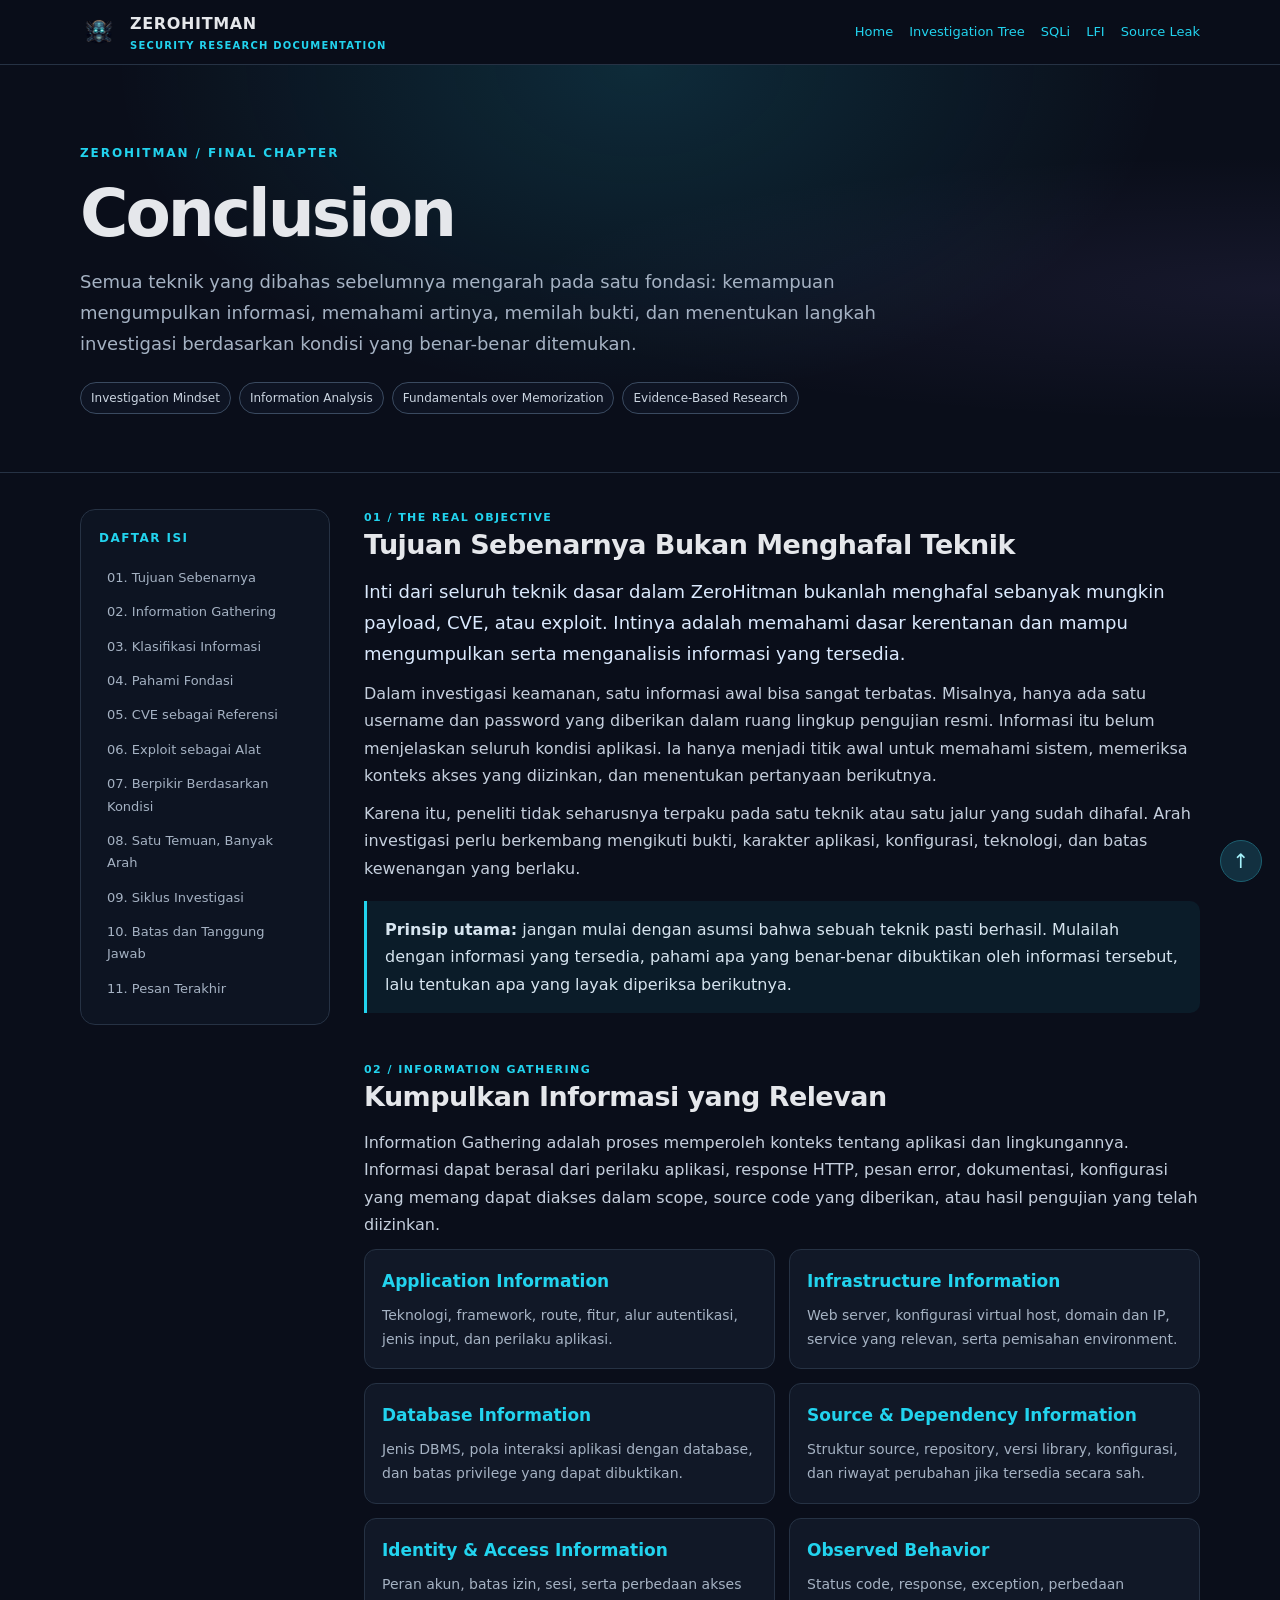
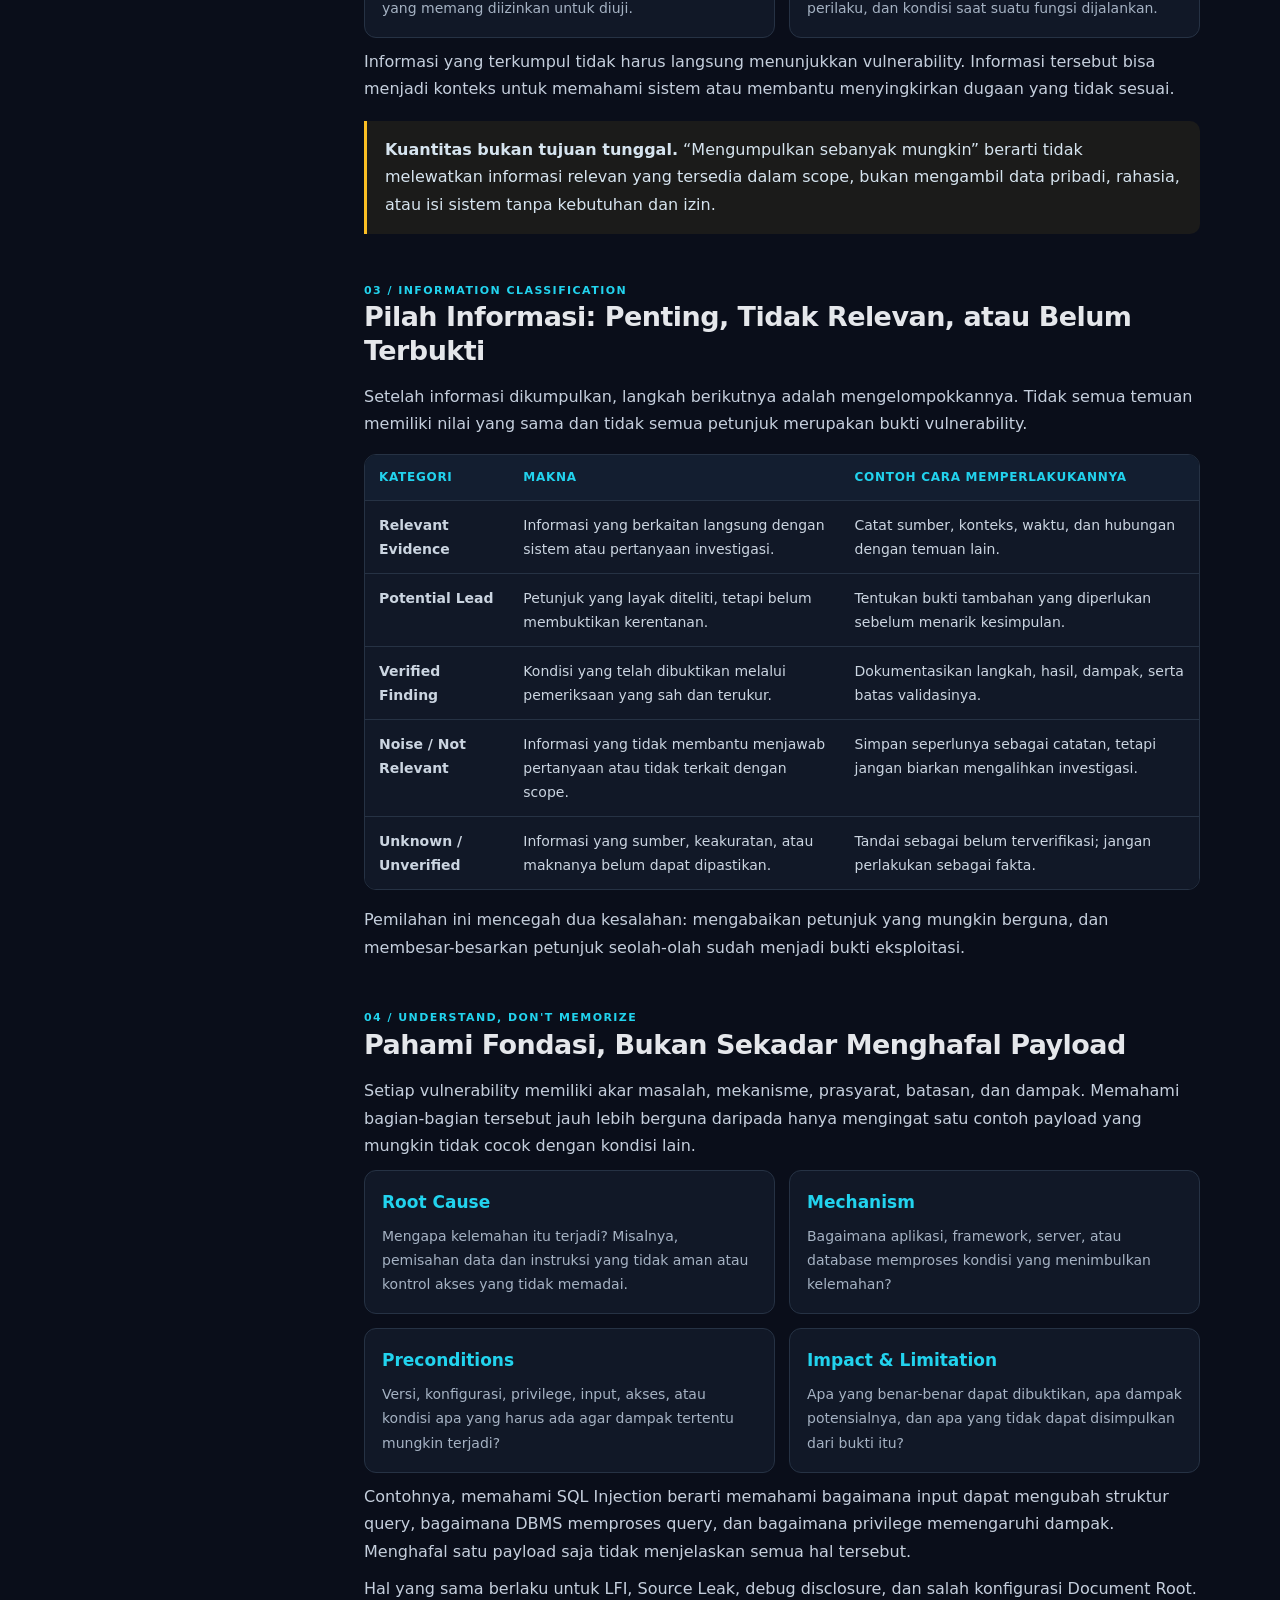
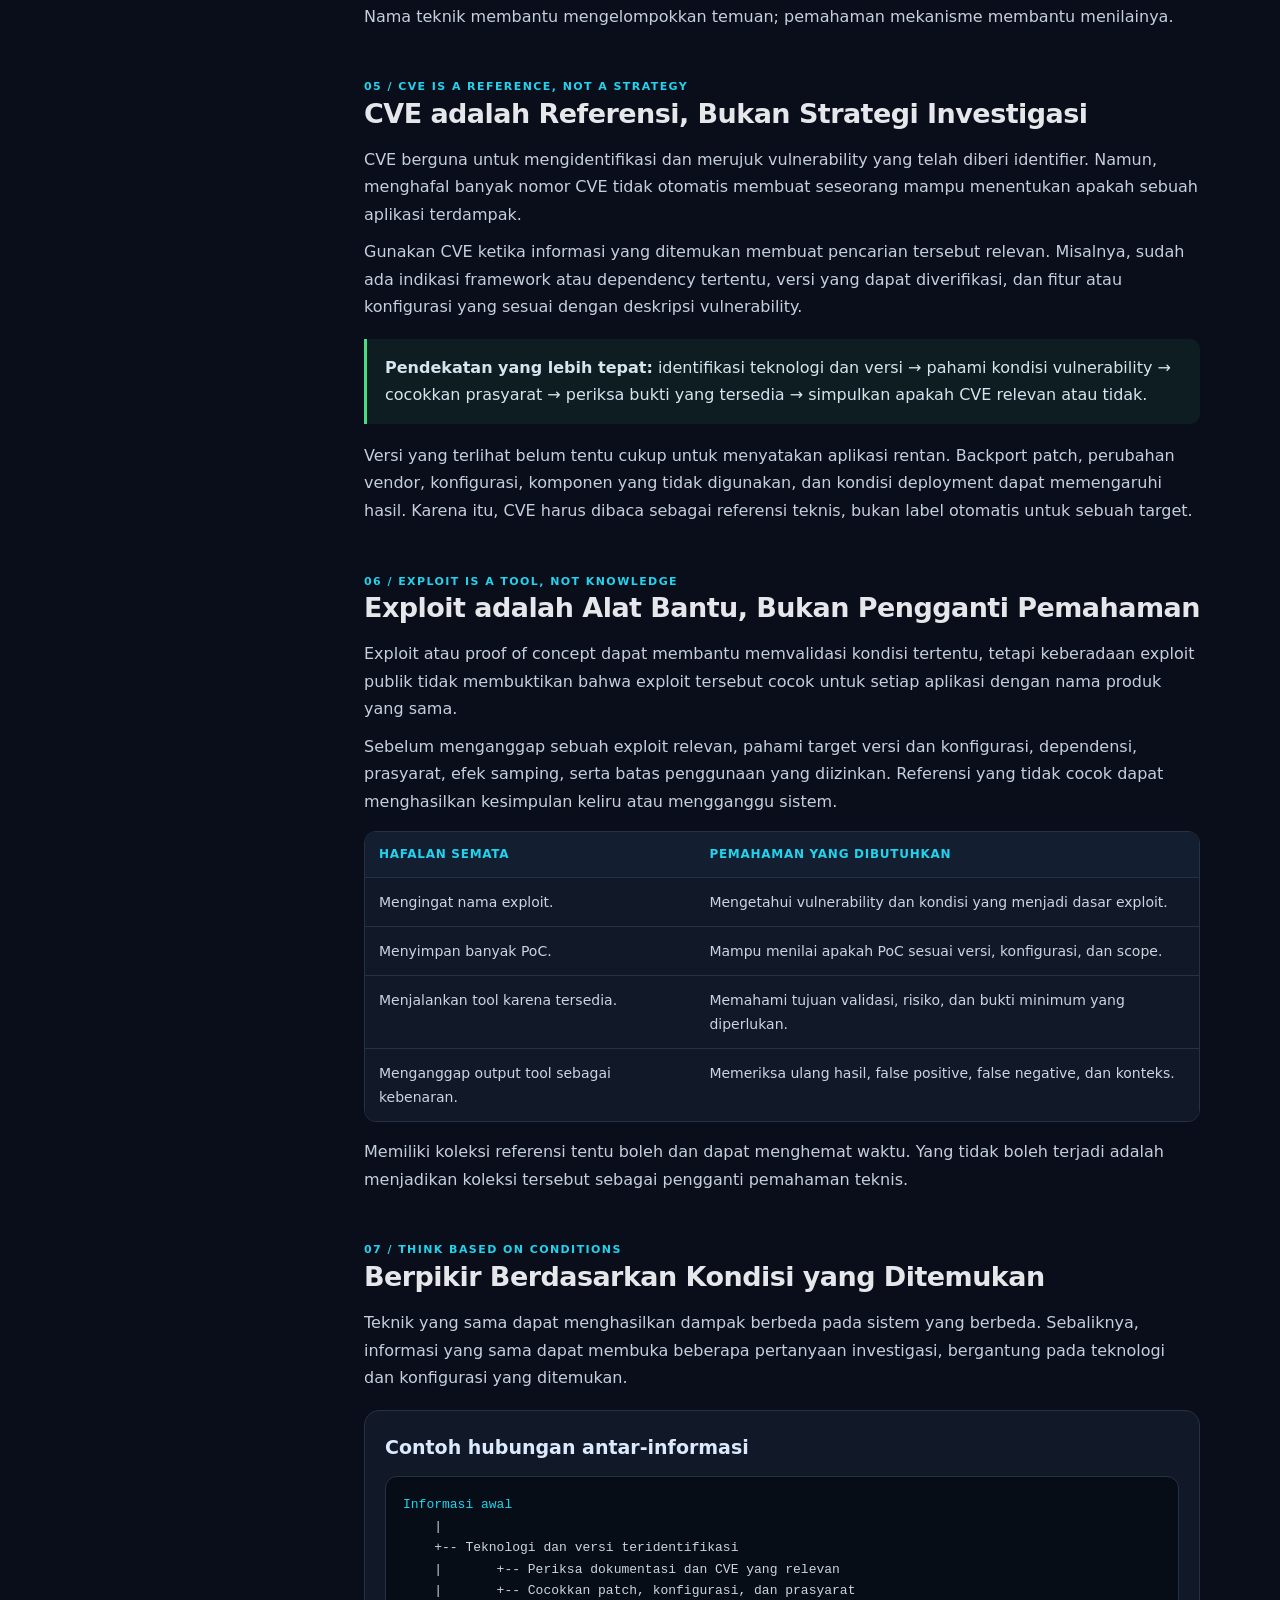
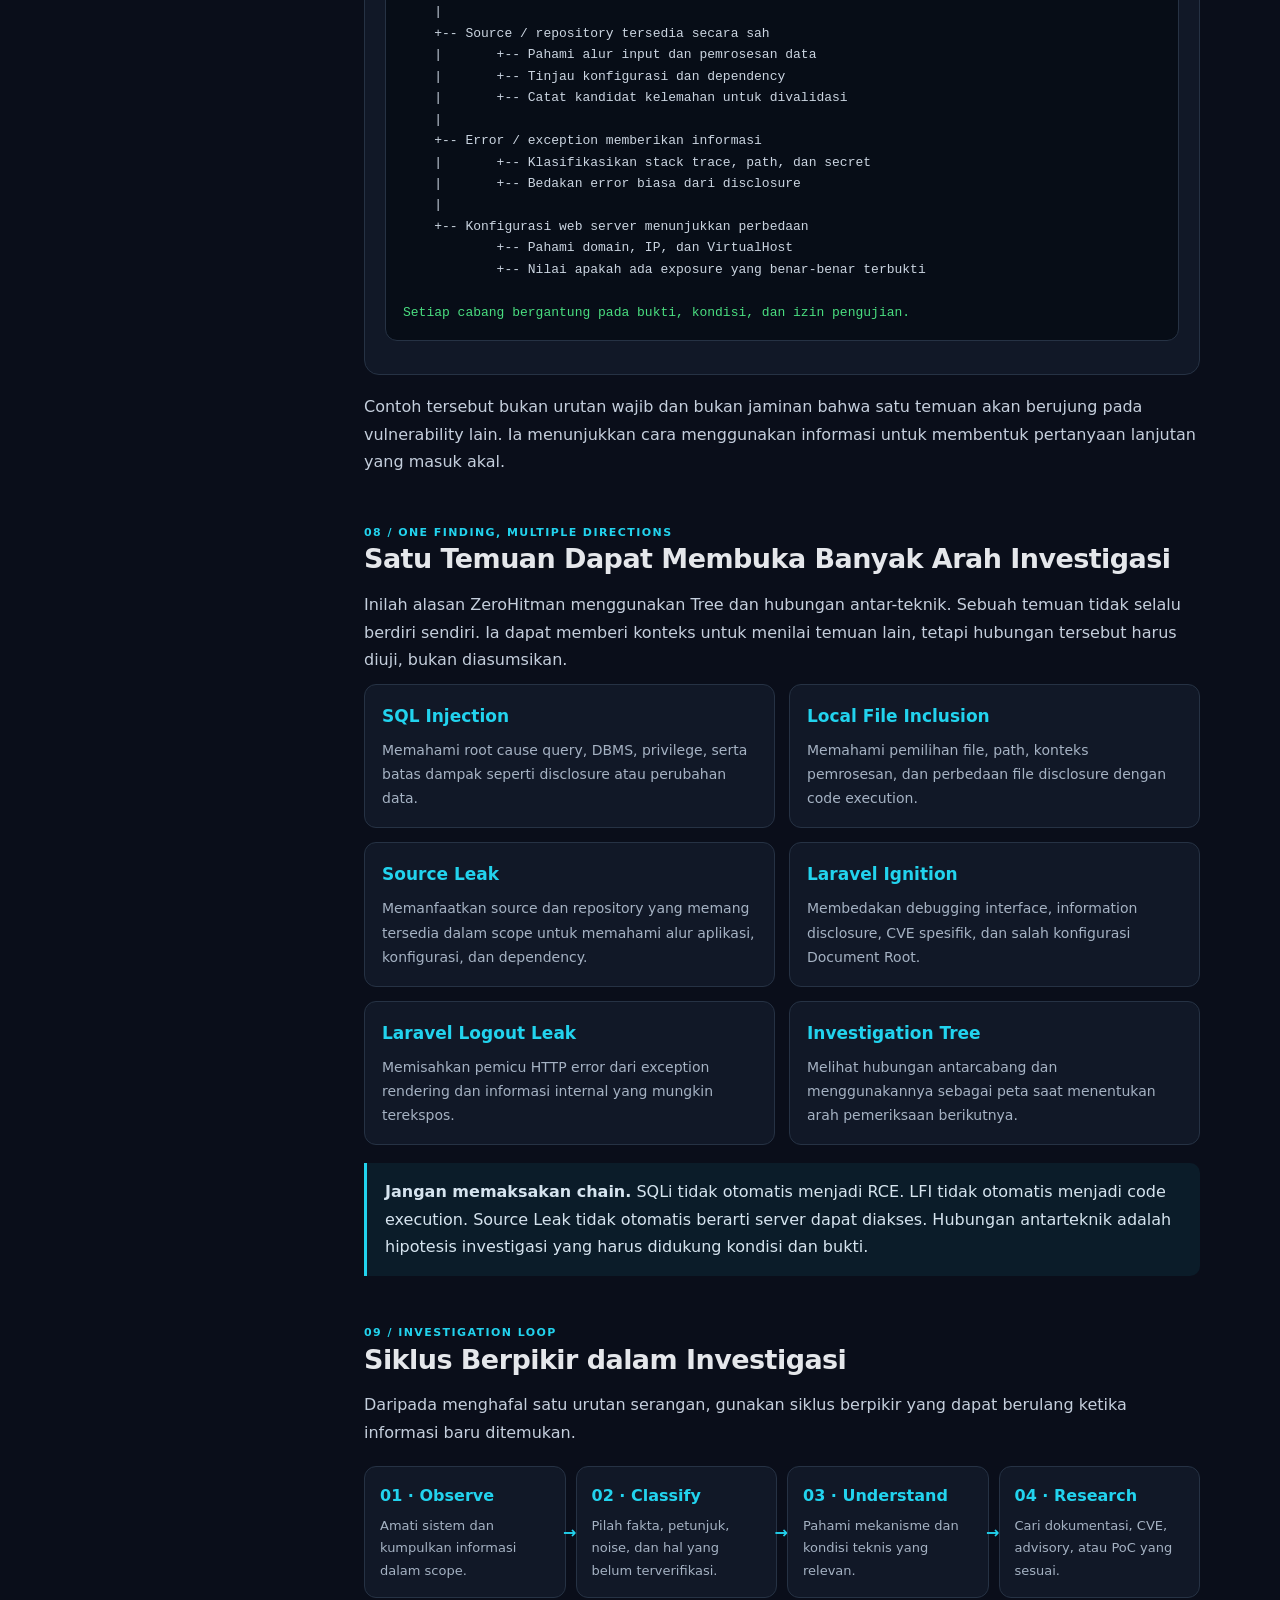
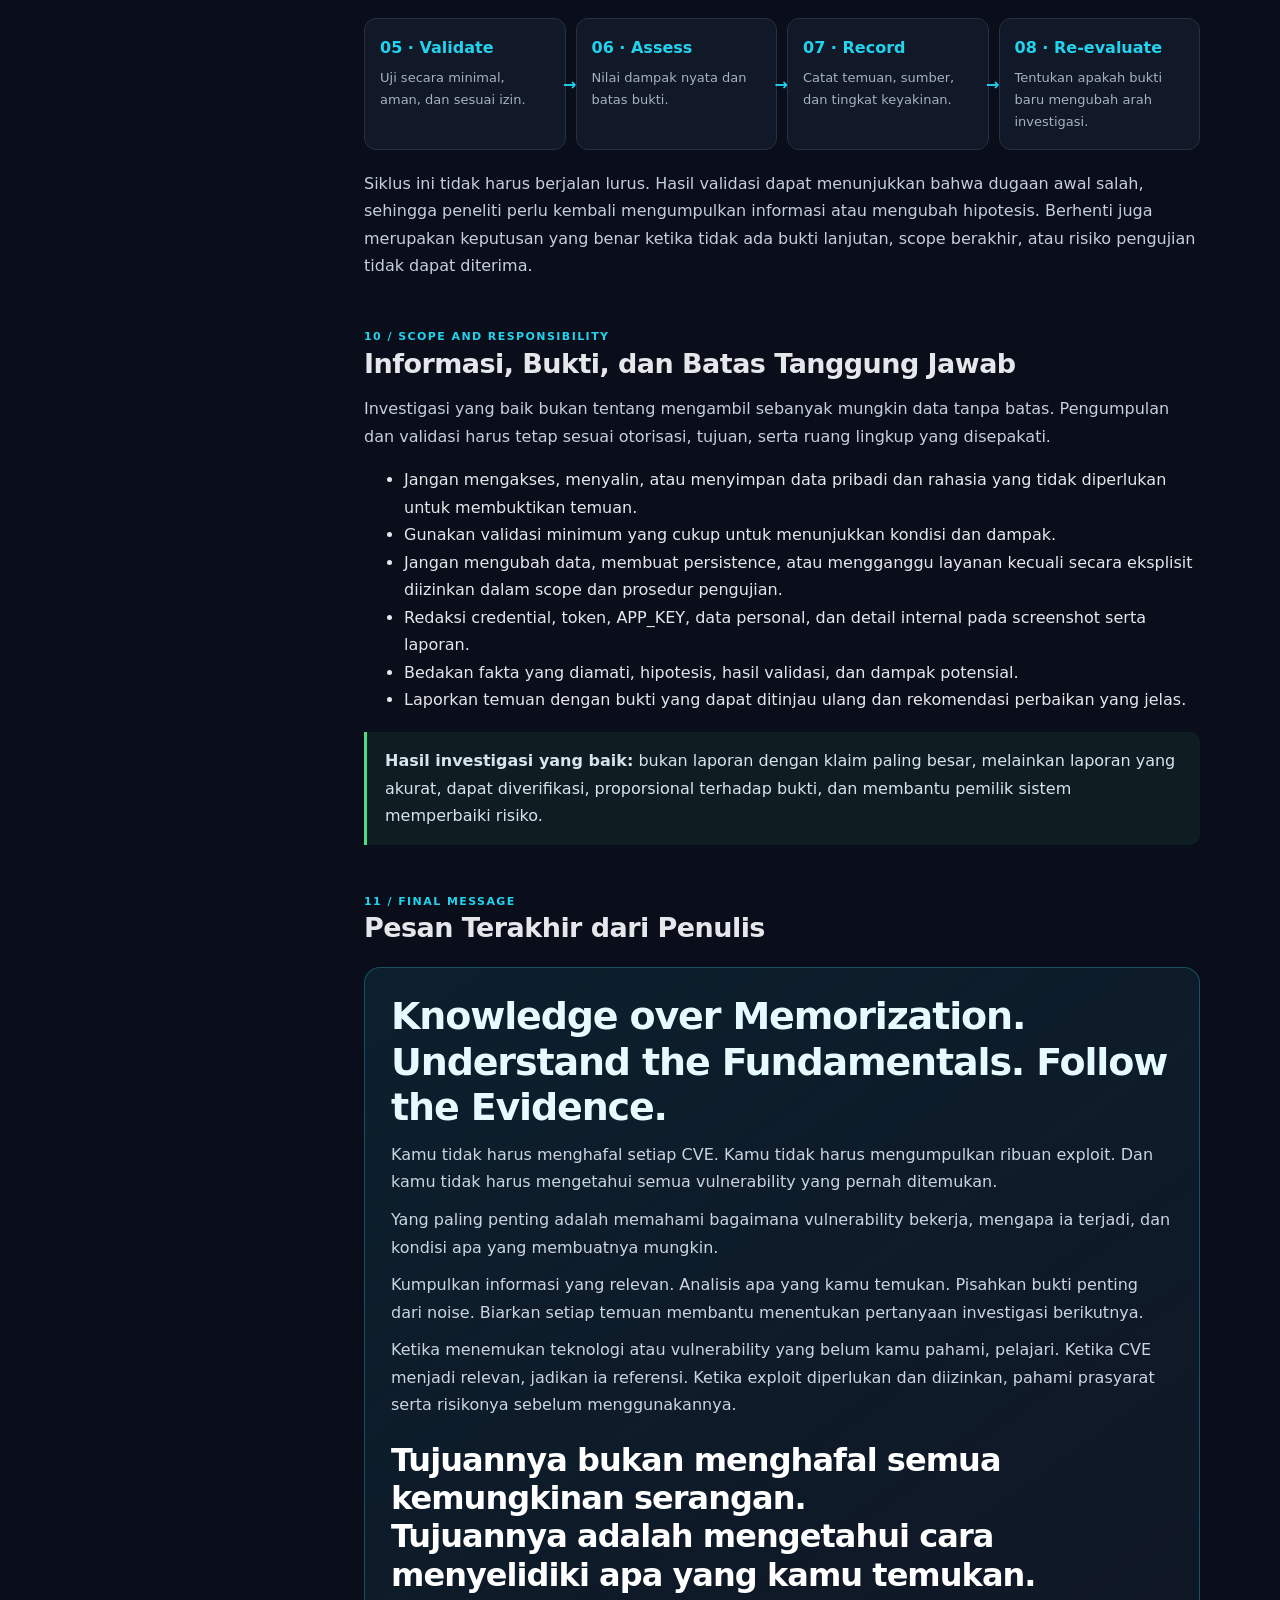
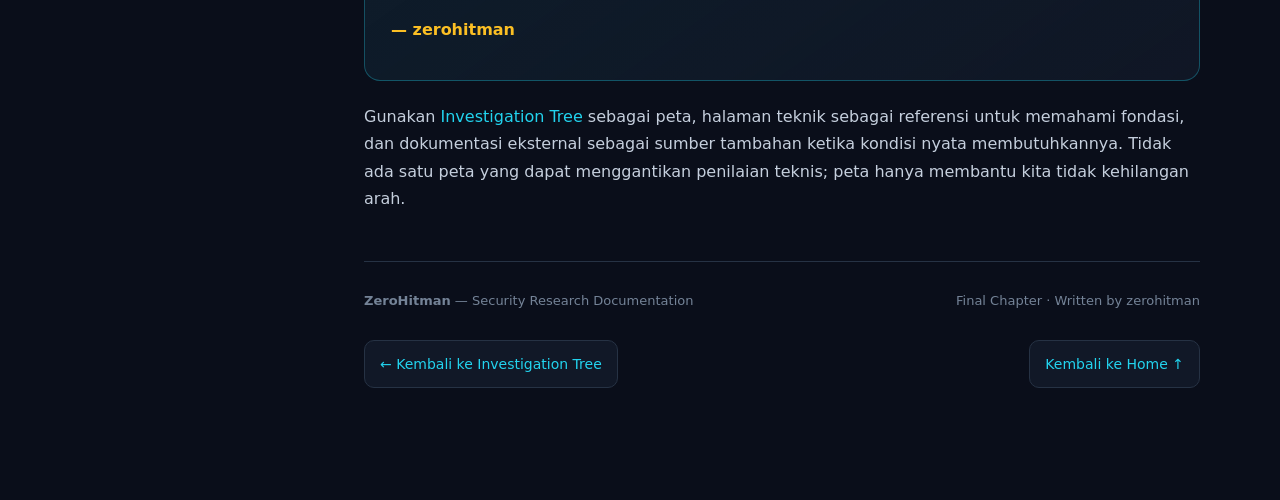
<file: conclusion.html>
<!DOCTYPE html>
<html lang="id">
<head>
<meta charset="UTF-8">
<meta name="viewport" content="width=device-width, initial-scale=1">
<meta name="description" content="Kesimpulan ZeroHitman: kumpulkan dan klasifikasikan informasi, pahami fondasi vulnerability, gunakan CVE dan exploit sebagai referensi sesuai kondisi, dan ikuti bukti selama investigasi yang berizin.">
<meta name="theme-color" content="#0a0e1a">
<title>Conclusion — ZeroHitman Documentation</title>
<style>
:root{--bg:#0a0e1a;--panel:#111827;--panel2:#0d1422;--line:#263244;--line2:#3a4a60;--text:#e5e7eb;--muted:#a5b2c3;--dim:#748397;--cyan:#22d3ee;--blue:#60a5fa;--green:#4ade80;--gold:#fbbf24;--orange:#fb923c;--red:#f87171;--purple:#c4b5fd;--radius:15px;--max:1120px}
*{box-sizing:border-box}html{scroll-behavior:smooth;scroll-padding-top:90px}body{margin:0;background:var(--bg);color:var(--text);font:16px/1.72 Inter,ui-sans-serif,system-ui,-apple-system,"Segoe UI",Arial,sans-serif}a{color:var(--cyan);text-decoration:none}a:hover{text-decoration:underline;color:#a5f3fc}.wrap{width:min(var(--max),calc(100% - 36px));margin:auto}.topbar{position:sticky;top:0;z-index:20;background:rgba(10,14,26,.95);backdrop-filter:blur(14px);border-bottom:1px solid var(--line)}.topinner{min-height:64px;display:flex;align-items:center;justify-content:space-between;gap:18px}.brand{display:flex;align-items:center;gap:12px;font-weight:800;letter-spacing:.04em;color:var(--text)}.brand img{width:38px;height:38px;object-fit:contain}.brand small{display:block;color:var(--cyan);font-size:10px;letter-spacing:.12em}.toplinks{display:flex;gap:16px;flex-wrap:wrap;font-size:13px}.hero{padding:78px 0 58px;background:radial-gradient(ellipse at 50% 0,rgba(34,211,238,.15),transparent 58%),radial-gradient(ellipse at 100% 55%,rgba(167,139,250,.08),transparent 42%);border-bottom:1px solid var(--line)}.eyebrow{color:var(--cyan);font-size:12px;font-weight:800;letter-spacing:.16em;text-transform:uppercase}.hero h1{font-size:clamp(38px,6vw,66px);line-height:1.08;letter-spacing:-.045em;margin:14px 0}.hero p{max-width:820px;color:var(--muted);font-size:18px}.chips{display:flex;gap:8px;flex-wrap:wrap;margin-top:22px}.chip{border:1px solid var(--line2);background:rgba(17,24,39,.7);padding:5px 10px;border-radius:999px;color:#cbd5e1;font-size:12px}.layout{display:grid;grid-template-columns:250px minmax(0,1fr);gap:34px;padding:36px 0 70px}.toc{position:sticky;top:88px;align-self:start;max-height:calc(100vh - 110px);overflow:auto;border:1px solid var(--line);border-radius:var(--radius);background:var(--panel2);padding:18px}.toc h2{font-size:12px;color:var(--cyan);letter-spacing:.12em;text-transform:uppercase;margin:0 0 12px}.toc a{display:block;padding:6px 8px;border-radius:7px;color:var(--muted);font-size:13px}.toc a:hover{background:#172235;color:var(--text);text-decoration:none}.content{min-width:0}.section{margin:0 0 48px;scroll-margin-top:88px}.section h2{font-size:27px;line-height:1.25;letter-spacing:-.02em;margin:0 0 15px}.section h3{font-size:19px;margin:27px 0 9px;color:#dbeafe}.section p{color:#c5cfdd;margin:10px 0}.lead{font-size:18px;color:#dbeafe!important}.kicker{font-size:11px;color:var(--cyan);font-weight:800;letter-spacing:.13em;text-transform:uppercase}.card{background:var(--panel);border:1px solid var(--line);border-radius:var(--radius);padding:20px;margin:18px 0}.card h3:first-child{margin-top:0}.callout{border-left:3px solid var(--cyan);background:rgba(34,211,238,.07);padding:15px 18px;border-radius:0 10px 10px 0;margin:18px 0;color:#d6e4ef}.callout.warn{border-color:var(--gold);background:rgba(251,191,36,.07)}.callout.good{border-color:var(--green);background:rgba(74,222,128,.07)}.callout.purple{border-color:var(--purple);background:rgba(167,139,250,.07)}.grid{display:grid;grid-template-columns:repeat(2,minmax(0,1fr));gap:14px}.mini{background:var(--panel);border:1px solid var(--line);border-radius:12px;padding:17px}.mini h3{margin:0 0 7px;font-size:17px;color:var(--cyan)}.mini p{margin:0;color:var(--muted);font-size:14px}.number{display:inline-grid;place-items:center;width:28px;height:28px;border-radius:50%;border:1px solid var(--line2);color:var(--cyan);font-size:12px;font-weight:800;margin-right:7px}.flow{display:grid;grid-template-columns:repeat(4,minmax(0,1fr));gap:10px;margin:20px 0}.flow article{position:relative;background:var(--panel);border:1px solid var(--line);border-radius:12px;padding:15px;min-width:0}.flow article:not(:last-child):after{content:"→";position:absolute;right:-12px;top:40%;z-index:2;color:var(--cyan);font-weight:900}.flow b{display:block;color:var(--cyan);margin-bottom:5px}.flow span{display:block;color:var(--muted);font-size:13px}.table-wrap{overflow-x:auto;border:1px solid var(--line);border-radius:12px;margin:16px 0}table{width:100%;border-collapse:collapse;min-width:650px;background:var(--panel);font-size:14px}th,td{text-align:left;padding:12px 14px;border-bottom:1px solid var(--line);vertical-align:top}th{color:var(--cyan);font-size:12px;text-transform:uppercase;letter-spacing:.06em;background:#131e30}td{color:#cbd5e1}tr:last-child td{border-bottom:0}code{font-family:ui-monospace,SFMono-Regular,Consolas,monospace;color:#a5f3fc;background:#07111e;border:1px solid #1c3346;border-radius:5px;padding:1px 5px;font-size:.92em}pre{overflow:auto;background:#070d17;border:1px solid var(--line);border-radius:12px;padding:17px;color:#cbd5e1;font-size:13px;line-height:1.65}.tree{white-space:pre;font-family:ui-monospace,SFMono-Regular,Consolas,monospace}.branch{color:var(--cyan)}.leaf{color:var(--green)}.quote{padding:26px;border:1px solid rgba(34,211,238,.3);border-radius:16px;background:linear-gradient(145deg,rgba(34,211,238,.09),rgba(17,24,39,.9));margin:22px 0}.quote .big{font-size:clamp(24px,3.6vw,38px);line-height:1.2;letter-spacing:-.03em;font-weight:850;color:#e6fbff}.quote p{font-size:16px;color:#cbd5e1}.steps{counter-reset:n;list-style:none;padding:0}.steps li{counter-increment:n;position:relative;padding:0 0 18px 44px;color:#cbd5e1}.steps li:before{content:counter(n);position:absolute;left:0;top:0;width:29px;height:29px;display:grid;place-items:center;border:1px solid var(--line2);border-radius:50%;color:var(--cyan);font-weight:800;font-size:12px}.footer{border-top:1px solid var(--line);padding:28px 0 42px;color:var(--dim);font-size:13px}.footerrow{display:flex;justify-content:space-between;gap:16px;flex-wrap:wrap}.next{display:flex;justify-content:space-between;gap:12px;flex-wrap:wrap;margin-top:28px}.next a{border:1px solid var(--line);border-radius:10px;padding:11px 15px;background:var(--panel);font-size:14px}.backtop{position:fixed;right:18px;bottom:18px;background:#123040;border:1px solid #1d6071;color:#a5f3fc;border-radius:50%;width:42px;height:42px;display:grid;place-items:center;font-size:20px}
@media(max-width:850px){.layout{grid-template-columns:1fr;gap:20px}.toc{position:relative;top:auto;max-height:none}.topinner{align-items:flex-start;padding:12px 0;flex-direction:column}.toplinks{gap:10px}.hero{padding:52px 0 38px}.grid{grid-template-columns:1fr}.flow{grid-template-columns:repeat(2,minmax(0,1fr))}.flow article:nth-child(2):after{display:none}}
@media(max-width:560px){.wrap{width:min(100% - 24px,var(--max))}.toplinks{font-size:12px}.section h2{font-size:23px}.card{padding:15px}.flow{grid-template-columns:1fr}.flow article:after{display:none!important}}
@media print{body{background:#fff;color:#111}.topbar,.toc,.backtop{display:none}.layout{display:block}.section{break-inside:avoid}.section p,td,li{color:#222}.hero{background:#fff}.hero h1,.hero p{color:#111}.card,.mini,.quote{background:#fff;color:#111;border-color:#aaa}}
</style>
  <link rel="canonical" href="https://zerohitman.github.io/conclusion.html" />
  <meta name="robots" content="index,follow,max-image-preview:large" />
</head>
<body id="top">
<header class="topbar"><div class="wrap topinner">
<a class="brand" href="index.html"><img src="hitman.png" alt="ZeroHitman logo"><span>ZEROHITMAN<small>SECURITY RESEARCH DOCUMENTATION</small></span></a>
<nav class="toplinks" aria-label="Navigasi utama"><a href="index.html">Home</a><a href="tree.html">Investigation Tree</a><a href="sqli.html">SQLi</a><a href="lfi.html">LFI</a><a href="source-leak.html">Source Leak</a></nav>
</div></header>
<section class="hero"><div class="wrap">
<div class="eyebrow">ZeroHitman / Final Chapter</div>
<h1>Conclusion</h1>
<p>Semua teknik yang dibahas sebelumnya mengarah pada satu fondasi: kemampuan mengumpulkan informasi, memahami artinya, memilah bukti, dan menentukan langkah investigasi berdasarkan kondisi yang benar-benar ditemukan.</p>
<div class="chips"><span class="chip">Investigation Mindset</span><span class="chip">Information Analysis</span><span class="chip">Fundamentals over Memorization</span><span class="chip">Evidence-Based Research</span></div>
</div></section>
<main class="wrap layout">
<aside class="toc"><h2>Daftar Isi</h2><nav>
<a href="#objective">01. Tujuan Sebenarnya</a><a href="#gather">02. Information Gathering</a><a href="#classify">03. Klasifikasi Informasi</a><a href="#fundamentals">04. Pahami Fondasi</a><a href="#cve">05. CVE sebagai Referensi</a><a href="#exploit">06. Exploit sebagai Alat</a><a href="#conditions">07. Berpikir Berdasarkan Kondisi</a><a href="#chain">08. Satu Temuan, Banyak Arah</a><a href="#workflow">09. Siklus Investigasi</a><a href="#ethics">10. Batas dan Tanggung Jawab</a><a href="#final">11. Pesan Terakhir</a>
</nav></aside>
<div class="content">
<section class="section" id="objective"><div class="kicker">01 / The Real Objective</div><h2>Tujuan Sebenarnya Bukan Menghafal Teknik</h2>
<p class="lead">Inti dari seluruh teknik dasar dalam ZeroHitman bukanlah menghafal sebanyak mungkin payload, CVE, atau exploit. Intinya adalah memahami dasar kerentanan dan mampu mengumpulkan serta menganalisis informasi yang tersedia.</p>
<p>Dalam investigasi keamanan, satu informasi awal bisa sangat terbatas. Misalnya, hanya ada satu username dan password yang diberikan dalam ruang lingkup pengujian resmi. Informasi itu belum menjelaskan seluruh kondisi aplikasi. Ia hanya menjadi titik awal untuk memahami sistem, memeriksa konteks akses yang diizinkan, dan menentukan pertanyaan berikutnya.</p>
<p>Karena itu, peneliti tidak seharusnya terpaku pada satu teknik atau satu jalur yang sudah dihafal. Arah investigasi perlu berkembang mengikuti bukti, karakter aplikasi, konfigurasi, teknologi, dan batas kewenangan yang berlaku.</p>
<div class="callout"><strong>Prinsip utama:</strong> jangan mulai dengan asumsi bahwa sebuah teknik pasti berhasil. Mulailah dengan informasi yang tersedia, pahami apa yang benar-benar dibuktikan oleh informasi tersebut, lalu tentukan apa yang layak diperiksa berikutnya.</div>
</section>
<section class="section" id="gather"><div class="kicker">02 / Information Gathering</div><h2>Kumpulkan Informasi yang Relevan</h2>
<p>Information Gathering adalah proses memperoleh konteks tentang aplikasi dan lingkungannya. Informasi dapat berasal dari perilaku aplikasi, response HTTP, pesan error, dokumentasi, konfigurasi yang memang dapat diakses dalam scope, source code yang diberikan, atau hasil pengujian yang telah diizinkan.</p>
<div class="grid">
<article class="mini"><h3>Application Information</h3><p>Teknologi, framework, route, fitur, alur autentikasi, jenis input, dan perilaku aplikasi.</p></article>
<article class="mini"><h3>Infrastructure Information</h3><p>Web server, konfigurasi virtual host, domain dan IP, service yang relevan, serta pemisahan environment.</p></article>
<article class="mini"><h3>Database Information</h3><p>Jenis DBMS, pola interaksi aplikasi dengan database, dan batas privilege yang dapat dibuktikan.</p></article>
<article class="mini"><h3>Source & Dependency Information</h3><p>Struktur source, repository, versi library, konfigurasi, dan riwayat perubahan jika tersedia secara sah.</p></article>
<article class="mini"><h3>Identity & Access Information</h3><p>Peran akun, batas izin, sesi, serta perbedaan akses yang memang diizinkan untuk diuji.</p></article>
<article class="mini"><h3>Observed Behavior</h3><p>Status code, response, exception, perbedaan perilaku, dan kondisi saat suatu fungsi dijalankan.</p></article>
</div>
<p>Informasi yang terkumpul tidak harus langsung menunjukkan vulnerability. Informasi tersebut bisa menjadi konteks untuk memahami sistem atau membantu menyingkirkan dugaan yang tidak sesuai.</p>
<div class="callout warn"><strong>Kuantitas bukan tujuan tunggal.</strong> “Mengumpulkan sebanyak mungkin” berarti tidak melewatkan informasi relevan yang tersedia dalam scope, bukan mengambil data pribadi, rahasia, atau isi sistem tanpa kebutuhan dan izin.</div>
</section>
<section class="section" id="classify"><div class="kicker">03 / Information Classification</div><h2>Pilah Informasi: Penting, Tidak Relevan, atau Belum Terbukti</h2>
<p>Setelah informasi dikumpulkan, langkah berikutnya adalah mengelompokkannya. Tidak semua temuan memiliki nilai yang sama dan tidak semua petunjuk merupakan bukti vulnerability.</p>
<div class="table-wrap"><table><thead><tr><th>Kategori</th><th>Makna</th><th>Contoh cara memperlakukannya</th></tr></thead><tbody>
<tr><td><strong>Relevant Evidence</strong></td><td>Informasi yang berkaitan langsung dengan sistem atau pertanyaan investigasi.</td><td>Catat sumber, konteks, waktu, dan hubungan dengan temuan lain.</td></tr>
<tr><td><strong>Potential Lead</strong></td><td>Petunjuk yang layak diteliti, tetapi belum membuktikan kerentanan.</td><td>Tentukan bukti tambahan yang diperlukan sebelum menarik kesimpulan.</td></tr>
<tr><td><strong>Verified Finding</strong></td><td>Kondisi yang telah dibuktikan melalui pemeriksaan yang sah dan terukur.</td><td>Dokumentasikan langkah, hasil, dampak, serta batas validasinya.</td></tr>
<tr><td><strong>Noise / Not Relevant</strong></td><td>Informasi yang tidak membantu menjawab pertanyaan atau tidak terkait dengan scope.</td><td>Simpan seperlunya sebagai catatan, tetapi jangan biarkan mengalihkan investigasi.</td></tr>
<tr><td><strong>Unknown / Unverified</strong></td><td>Informasi yang sumber, keakuratan, atau maknanya belum dapat dipastikan.</td><td>Tandai sebagai belum terverifikasi; jangan perlakukan sebagai fakta.</td></tr>
</tbody></table></div>
<p>Pemilahan ini mencegah dua kesalahan: mengabaikan petunjuk yang mungkin berguna, dan membesar-besarkan petunjuk seolah-olah sudah menjadi bukti eksploitasi.</p>
</section>
<section class="section" id="fundamentals"><div class="kicker">04 / Understand, Don't Memorize</div><h2>Pahami Fondasi, Bukan Sekadar Menghafal Payload</h2>
<p>Setiap vulnerability memiliki akar masalah, mekanisme, prasyarat, batasan, dan dampak. Memahami bagian-bagian tersebut jauh lebih berguna daripada hanya mengingat satu contoh payload yang mungkin tidak cocok dengan kondisi lain.</p>
<div class="grid">
<article class="mini"><h3>Root Cause</h3><p>Mengapa kelemahan itu terjadi? Misalnya, pemisahan data dan instruksi yang tidak aman atau kontrol akses yang tidak memadai.</p></article>
<article class="mini"><h3>Mechanism</h3><p>Bagaimana aplikasi, framework, server, atau database memproses kondisi yang menimbulkan kelemahan?</p></article>
<article class="mini"><h3>Preconditions</h3><p>Versi, konfigurasi, privilege, input, akses, atau kondisi apa yang harus ada agar dampak tertentu mungkin terjadi?</p></article>
<article class="mini"><h3>Impact & Limitation</h3><p>Apa yang benar-benar dapat dibuktikan, apa dampak potensialnya, dan apa yang tidak dapat disimpulkan dari bukti itu?</p></article>
</div>
<p>Contohnya, memahami SQL Injection berarti memahami bagaimana input dapat mengubah struktur query, bagaimana DBMS memproses query, dan bagaimana privilege memengaruhi dampak. Menghafal satu payload saja tidak menjelaskan semua hal tersebut.</p>
<p>Hal yang sama berlaku untuk LFI, Source Leak, debug disclosure, dan salah konfigurasi Document Root. Nama teknik membantu mengelompokkan temuan; pemahaman mekanisme membantu menilainya.</p>
</section>
<section class="section" id="cve"><div class="kicker">05 / CVE Is a Reference, Not a Strategy</div><h2>CVE adalah Referensi, Bukan Strategi Investigasi</h2>
<p>CVE berguna untuk mengidentifikasi dan merujuk vulnerability yang telah diberi identifier. Namun, menghafal banyak nomor CVE tidak otomatis membuat seseorang mampu menentukan apakah sebuah aplikasi terdampak.</p>
<p>Gunakan CVE ketika informasi yang ditemukan membuat pencarian tersebut relevan. Misalnya, sudah ada indikasi framework atau dependency tertentu, versi yang dapat diverifikasi, dan fitur atau konfigurasi yang sesuai dengan deskripsi vulnerability.</p>
<div class="callout good"><strong>Pendekatan yang lebih tepat:</strong> identifikasi teknologi dan versi → pahami kondisi vulnerability → cocokkan prasyarat → periksa bukti yang tersedia → simpulkan apakah CVE relevan atau tidak.</div>
<p>Versi yang terlihat belum tentu cukup untuk menyatakan aplikasi rentan. Backport patch, perubahan vendor, konfigurasi, komponen yang tidak digunakan, dan kondisi deployment dapat memengaruhi hasil. Karena itu, CVE harus dibaca sebagai referensi teknis, bukan label otomatis untuk sebuah target.</p>
</section>
<section class="section" id="exploit"><div class="kicker">06 / Exploit Is a Tool, Not Knowledge</div><h2>Exploit adalah Alat Bantu, Bukan Pengganti Pemahaman</h2>
<p>Exploit atau proof of concept dapat membantu memvalidasi kondisi tertentu, tetapi keberadaan exploit publik tidak membuktikan bahwa exploit tersebut cocok untuk setiap aplikasi dengan nama produk yang sama.</p>
<p>Sebelum menganggap sebuah exploit relevan, pahami target versi dan konfigurasi, dependensi, prasyarat, efek samping, serta batas penggunaan yang diizinkan. Referensi yang tidak cocok dapat menghasilkan kesimpulan keliru atau mengganggu sistem.</p>
<div class="table-wrap"><table><thead><tr><th>Hafalan semata</th><th>Pemahaman yang dibutuhkan</th></tr></thead><tbody>
<tr><td>Mengingat nama exploit.</td><td>Mengetahui vulnerability dan kondisi yang menjadi dasar exploit.</td></tr>
<tr><td>Menyimpan banyak PoC.</td><td>Mampu menilai apakah PoC sesuai versi, konfigurasi, dan scope.</td></tr>
<tr><td>Menjalankan tool karena tersedia.</td><td>Memahami tujuan validasi, risiko, dan bukti minimum yang diperlukan.</td></tr>
<tr><td>Menganggap output tool sebagai kebenaran.</td><td>Memeriksa ulang hasil, false positive, false negative, dan konteks.</td></tr>
</tbody></table></div>
<p>Memiliki koleksi referensi tentu boleh dan dapat menghemat waktu. Yang tidak boleh terjadi adalah menjadikan koleksi tersebut sebagai pengganti pemahaman teknis.</p>
</section>
<section class="section" id="conditions"><div class="kicker">07 / Think Based on Conditions</div><h2>Berpikir Berdasarkan Kondisi yang Ditemukan</h2>
<p>Teknik yang sama dapat menghasilkan dampak berbeda pada sistem yang berbeda. Sebaliknya, informasi yang sama dapat membuka beberapa pertanyaan investigasi, bergantung pada teknologi dan konfigurasi yang ditemukan.</p>
<div class="card"><h3>Contoh hubungan antar-informasi</h3><pre class="tree"><span class="branch">Informasi awal</span>
    |
    +-- Teknologi dan versi teridentifikasi
    |       +-- Periksa dokumentasi dan CVE yang relevan
    |       +-- Cocokkan patch, konfigurasi, dan prasyarat
    |
    +-- Source / repository tersedia secara sah
    |       +-- Pahami alur input dan pemrosesan data
    |       +-- Tinjau konfigurasi dan dependency
    |       +-- Catat kandidat kelemahan untuk divalidasi
    |
    +-- Error / exception memberikan informasi
    |       +-- Klasifikasikan stack trace, path, dan secret
    |       +-- Bedakan error biasa dari disclosure
    |
    +-- Konfigurasi web server menunjukkan perbedaan
            +-- Pahami domain, IP, dan VirtualHost
            +-- Nilai apakah ada exposure yang benar-benar terbukti

<span class="leaf">Setiap cabang bergantung pada bukti, kondisi, dan izin pengujian.</span></pre></div>
<p>Contoh tersebut bukan urutan wajib dan bukan jaminan bahwa satu temuan akan berujung pada vulnerability lain. Ia menunjukkan cara menggunakan informasi untuk membentuk pertanyaan lanjutan yang masuk akal.</p>
</section>
<section class="section" id="chain"><div class="kicker">08 / One Finding, Multiple Directions</div><h2>Satu Temuan Dapat Membuka Banyak Arah Investigasi</h2>
<p>Inilah alasan ZeroHitman menggunakan Tree dan hubungan antar-teknik. Sebuah temuan tidak selalu berdiri sendiri. Ia dapat memberi konteks untuk menilai temuan lain, tetapi hubungan tersebut harus diuji, bukan diasumsikan.</p>
<div class="grid">
<article class="mini"><h3><a href="sqli.html">SQL Injection</a></h3><p>Memahami root cause query, DBMS, privilege, serta batas dampak seperti disclosure atau perubahan data.</p></article>
<article class="mini"><h3><a href="lfi.html">Local File Inclusion</a></h3><p>Memahami pemilihan file, path, konteks pemrosesan, dan perbedaan file disclosure dengan code execution.</p></article>
<article class="mini"><h3><a href="source-leak.html">Source Leak</a></h3><p>Memanfaatkan source dan repository yang memang tersedia dalam scope untuk memahami alur aplikasi, konfigurasi, dan dependency.</p></article>
<article class="mini"><h3><a href="laravel-ignition.html">Laravel Ignition</a></h3><p>Membedakan debugging interface, information disclosure, CVE spesifik, dan salah konfigurasi Document Root.</p></article>
<article class="mini"><h3><a href="laravel-logout-leak.html">Laravel Logout Leak</a></h3><p>Memisahkan pemicu HTTP error dari exception rendering dan informasi internal yang mungkin terekspos.</p></article>
<article class="mini"><h3><a href="tree.html">Investigation Tree</a></h3><p>Melihat hubungan antarcabang dan menggunakannya sebagai peta saat menentukan arah pemeriksaan berikutnya.</p></article>
</div>
<div class="callout"><strong>Jangan memaksakan chain.</strong> SQLi tidak otomatis menjadi RCE. LFI tidak otomatis menjadi code execution. Source Leak tidak otomatis berarti server dapat diakses. Hubungan antarteknik adalah hipotesis investigasi yang harus didukung kondisi dan bukti.</div>
</section>
<section class="section" id="workflow"><div class="kicker">09 / Investigation Loop</div><h2>Siklus Berpikir dalam Investigasi</h2>
<p>Daripada menghafal satu urutan serangan, gunakan siklus berpikir yang dapat berulang ketika informasi baru ditemukan.</p>
<div class="flow"><article><b>01 · Observe</b><span>Amati sistem dan kumpulkan informasi dalam scope.</span></article><article><b>02 · Classify</b><span>Pilah fakta, petunjuk, noise, dan hal yang belum terverifikasi.</span></article><article><b>03 · Understand</b><span>Pahami mekanisme dan kondisi teknis yang relevan.</span></article><article><b>04 · Research</b><span>Cari dokumentasi, CVE, advisory, atau PoC yang sesuai.</span></article></div>
<div class="flow"><article><b>05 · Validate</b><span>Uji secara minimal, aman, dan sesuai izin.</span></article><article><b>06 · Assess</b><span>Nilai dampak nyata dan batas bukti.</span></article><article><b>07 · Record</b><span>Catat temuan, sumber, dan tingkat keyakinan.</span></article><article><b>08 · Re-evaluate</b><span>Tentukan apakah bukti baru mengubah arah investigasi.</span></article></div>
<p>Siklus ini tidak harus berjalan lurus. Hasil validasi dapat menunjukkan bahwa dugaan awal salah, sehingga peneliti perlu kembali mengumpulkan informasi atau mengubah hipotesis. Berhenti juga merupakan keputusan yang benar ketika tidak ada bukti lanjutan, scope berakhir, atau risiko pengujian tidak dapat diterima.</p>
</section>
<section class="section" id="ethics"><div class="kicker">10 / Scope and Responsibility</div><h2>Informasi, Bukti, dan Batas Tanggung Jawab</h2>
<p>Investigasi yang baik bukan tentang mengambil sebanyak mungkin data tanpa batas. Pengumpulan dan validasi harus tetap sesuai otorisasi, tujuan, serta ruang lingkup yang disepakati.</p>
<ul>
<li>Jangan mengakses, menyalin, atau menyimpan data pribadi dan rahasia yang tidak diperlukan untuk membuktikan temuan.</li>
<li>Gunakan validasi minimum yang cukup untuk menunjukkan kondisi dan dampak.</li>
<li>Jangan mengubah data, membuat persistence, atau mengganggu layanan kecuali secara eksplisit diizinkan dalam scope dan prosedur pengujian.</li>
<li>Redaksi credential, token, APP_KEY, data personal, dan detail internal pada screenshot serta laporan.</li>
<li>Bedakan fakta yang diamati, hipotesis, hasil validasi, dan dampak potensial.</li>
<li>Laporkan temuan dengan bukti yang dapat ditinjau ulang dan rekomendasi perbaikan yang jelas.</li>
</ul>
<div class="callout good"><strong>Hasil investigasi yang baik:</strong> bukan laporan dengan klaim paling besar, melainkan laporan yang akurat, dapat diverifikasi, proporsional terhadap bukti, dan membantu pemilik sistem memperbaiki risiko.</div>
</section>
<section class="section" id="final"><div class="kicker">11 / Final Message</div><h2>Pesan Terakhir dari Penulis</h2>
<div class="quote">
<div class="big">Knowledge over Memorization.<br>Understand the Fundamentals. Follow the Evidence.</div>
<p>Kamu tidak harus menghafal setiap CVE. Kamu tidak harus mengumpulkan ribuan exploit. Dan kamu tidak harus mengetahui semua vulnerability yang pernah ditemukan.</p>
<p>Yang paling penting adalah memahami bagaimana vulnerability bekerja, mengapa ia terjadi, dan kondisi apa yang membuatnya mungkin.</p>
<p>Kumpulkan informasi yang relevan. Analisis apa yang kamu temukan. Pisahkan bukti penting dari noise. Biarkan setiap temuan membantu menentukan pertanyaan investigasi berikutnya.</p>
<p>Ketika menemukan teknologi atau vulnerability yang belum kamu pahami, pelajari. Ketika CVE menjadi relevan, jadikan ia referensi. Ketika exploit diperlukan dan diizinkan, pahami prasyarat serta risikonya sebelum menggunakannya.</p>
<div class="big" style="font-size:clamp(22px,3vw,32px);margin-top:22px;color:#fff">Tujuannya bukan menghafal semua kemungkinan serangan.<br>Tujuannya adalah mengetahui cara menyelidiki apa yang kamu temukan.</div>
<p style="margin-top:22px;color:var(--gold);font-weight:800">— zerohitman</p>
</div>
<p>Gunakan <a href="tree.html">Investigation Tree</a> sebagai peta, halaman teknik sebagai referensi untuk memahami fondasi, dan dokumentasi eksternal sebagai sumber tambahan ketika kondisi nyata membutuhkannya. Tidak ada satu peta yang dapat menggantikan penilaian teknis; peta hanya membantu kita tidak kehilangan arah.</p>
</section>
<footer class="footer"><div class="footerrow"><span><strong>ZeroHitman</strong> — Security Research Documentation</span><span>Final Chapter · Written by zerohitman</span></div><div class="next"><a href="tree.html">← Kembali ke Investigation Tree</a><a href="index.html">Kembali ke Home ↑</a></div></footer>
</div></main>
<a class="backtop" href="#top" aria-label="Kembali ke atas">↑</a>
</body>
</html>
</file>
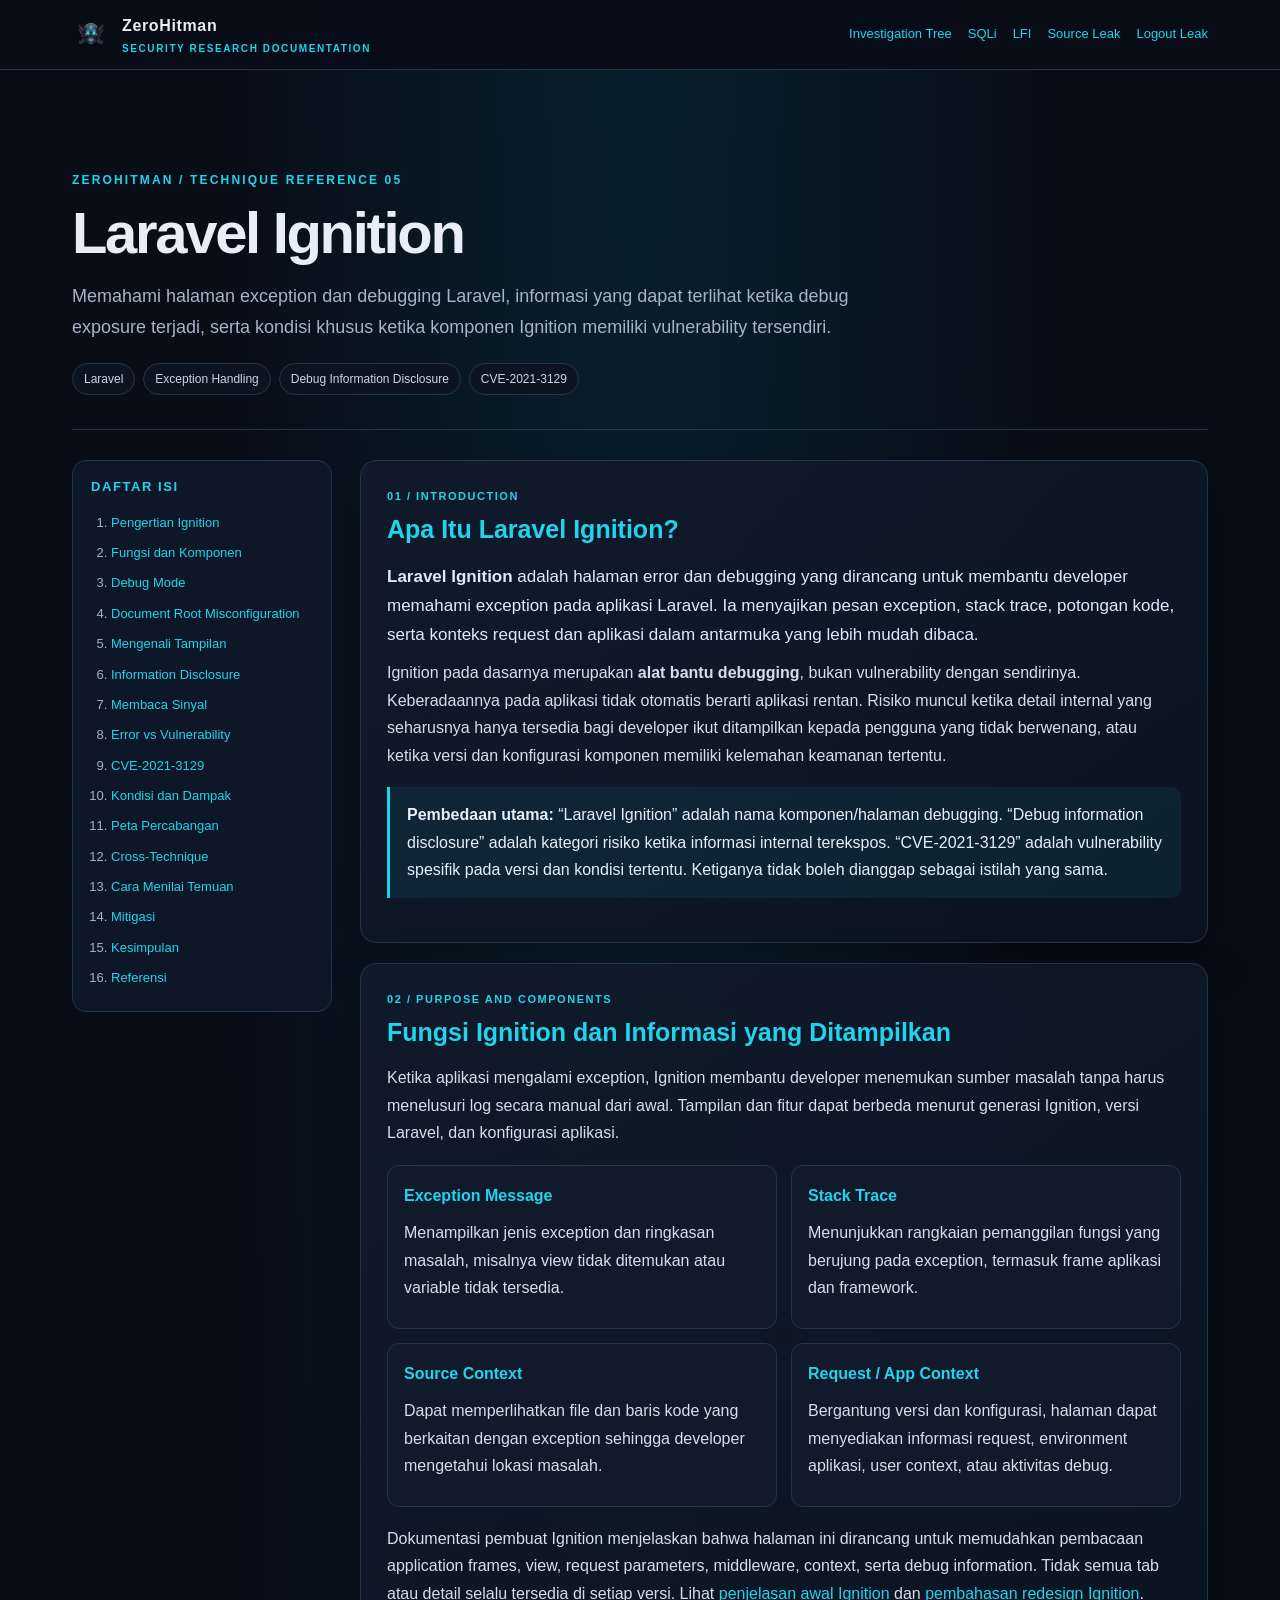
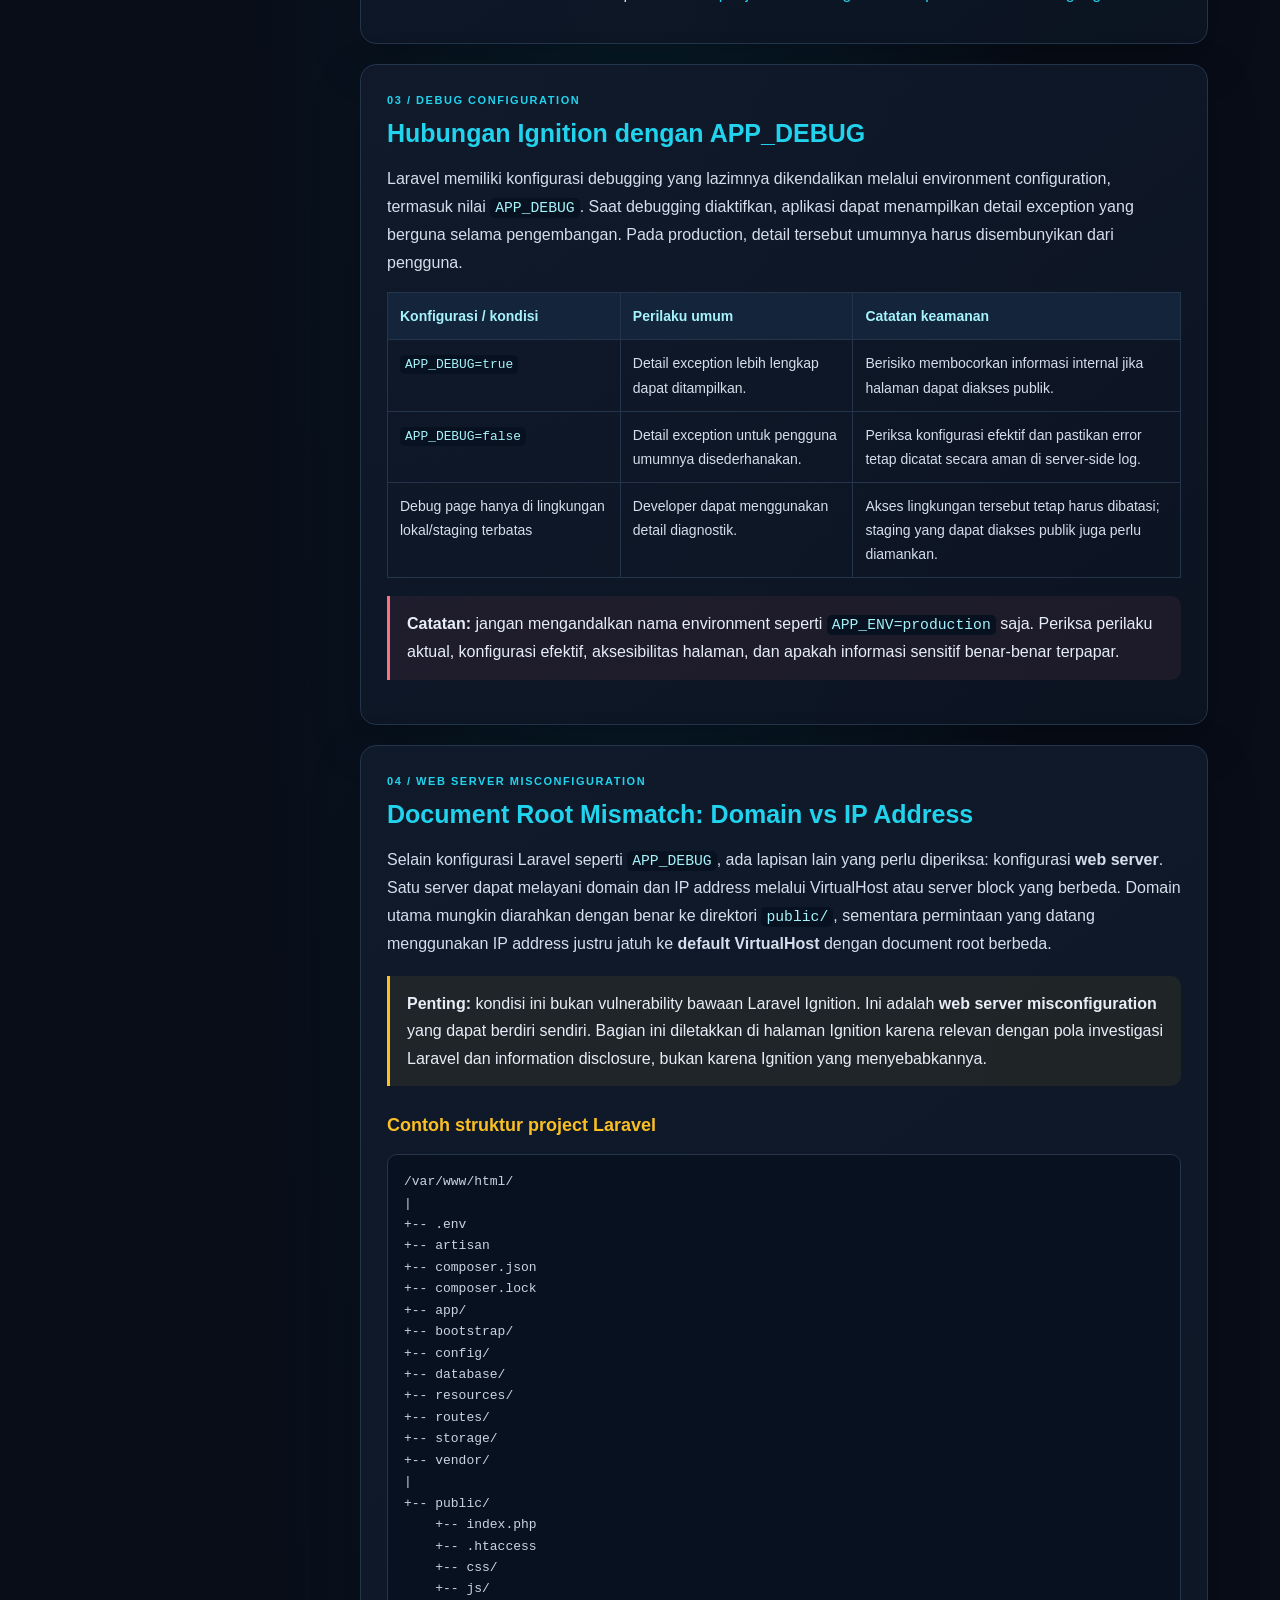
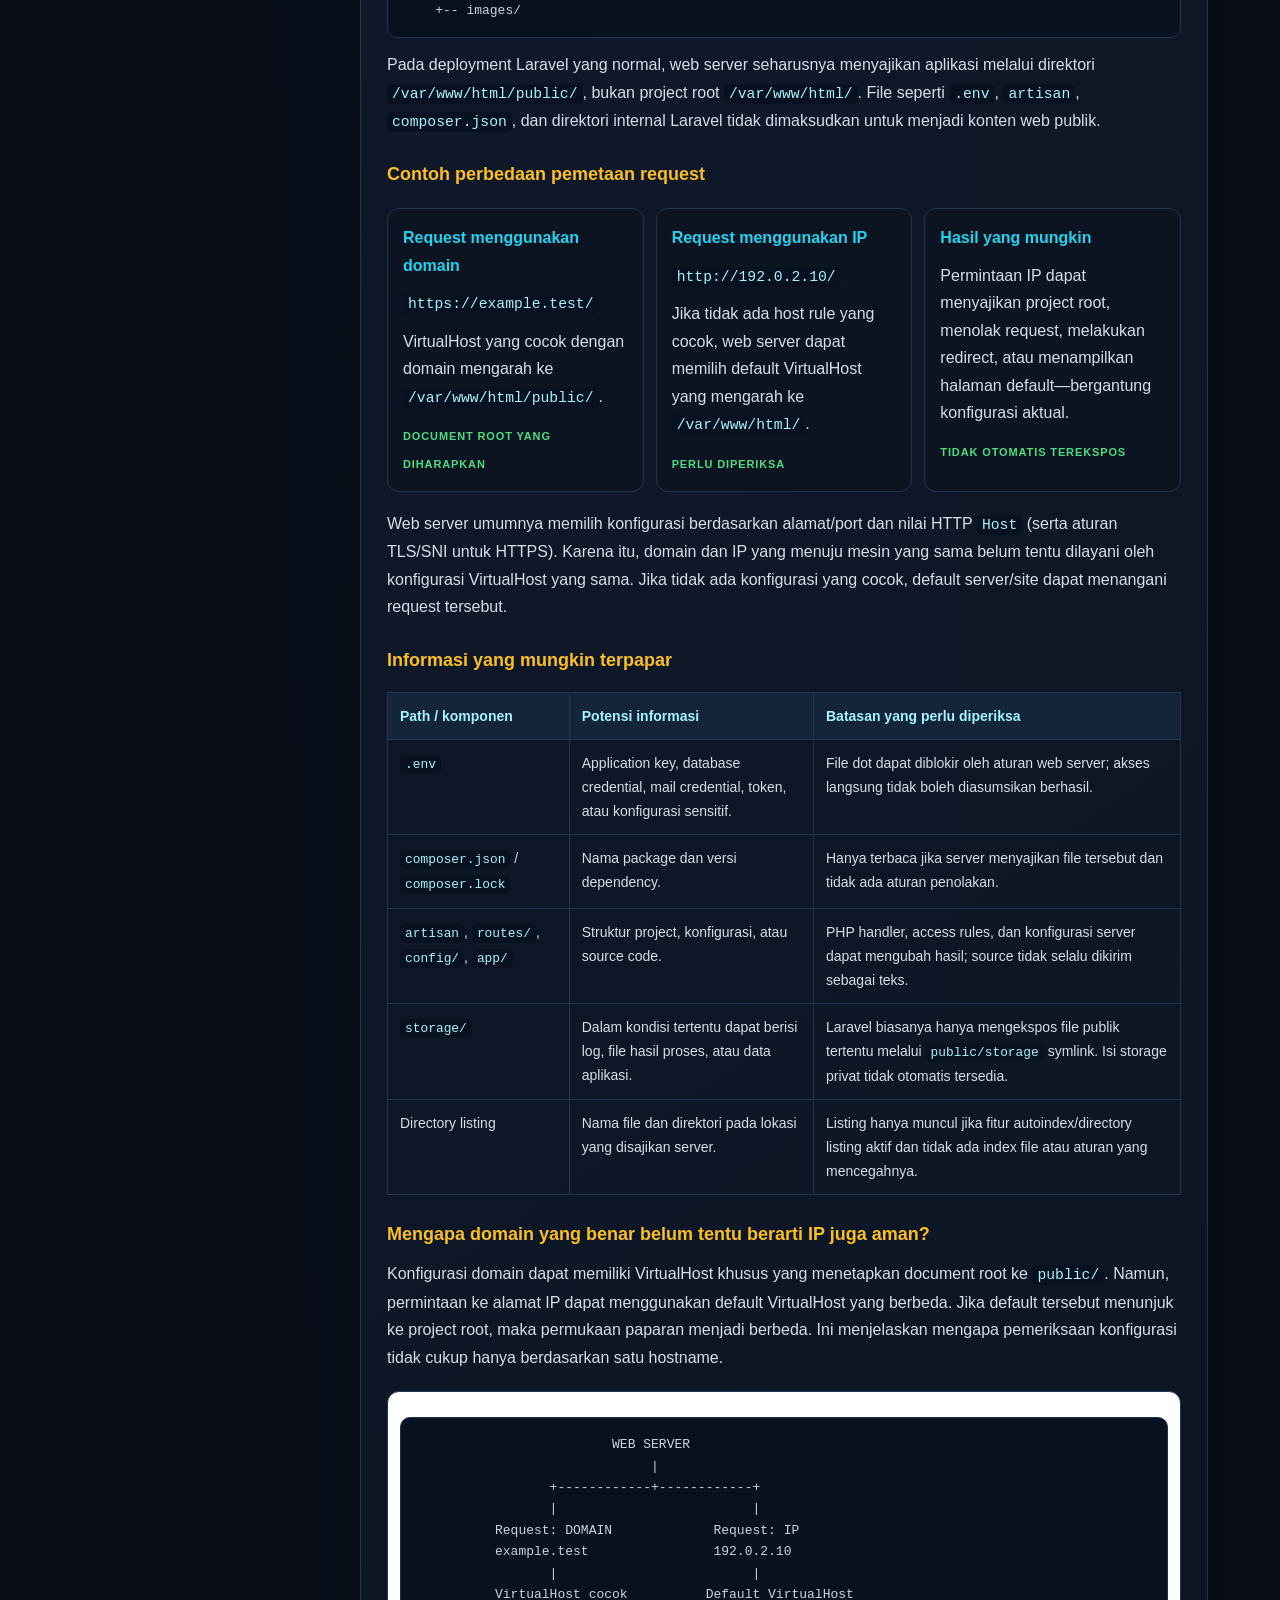
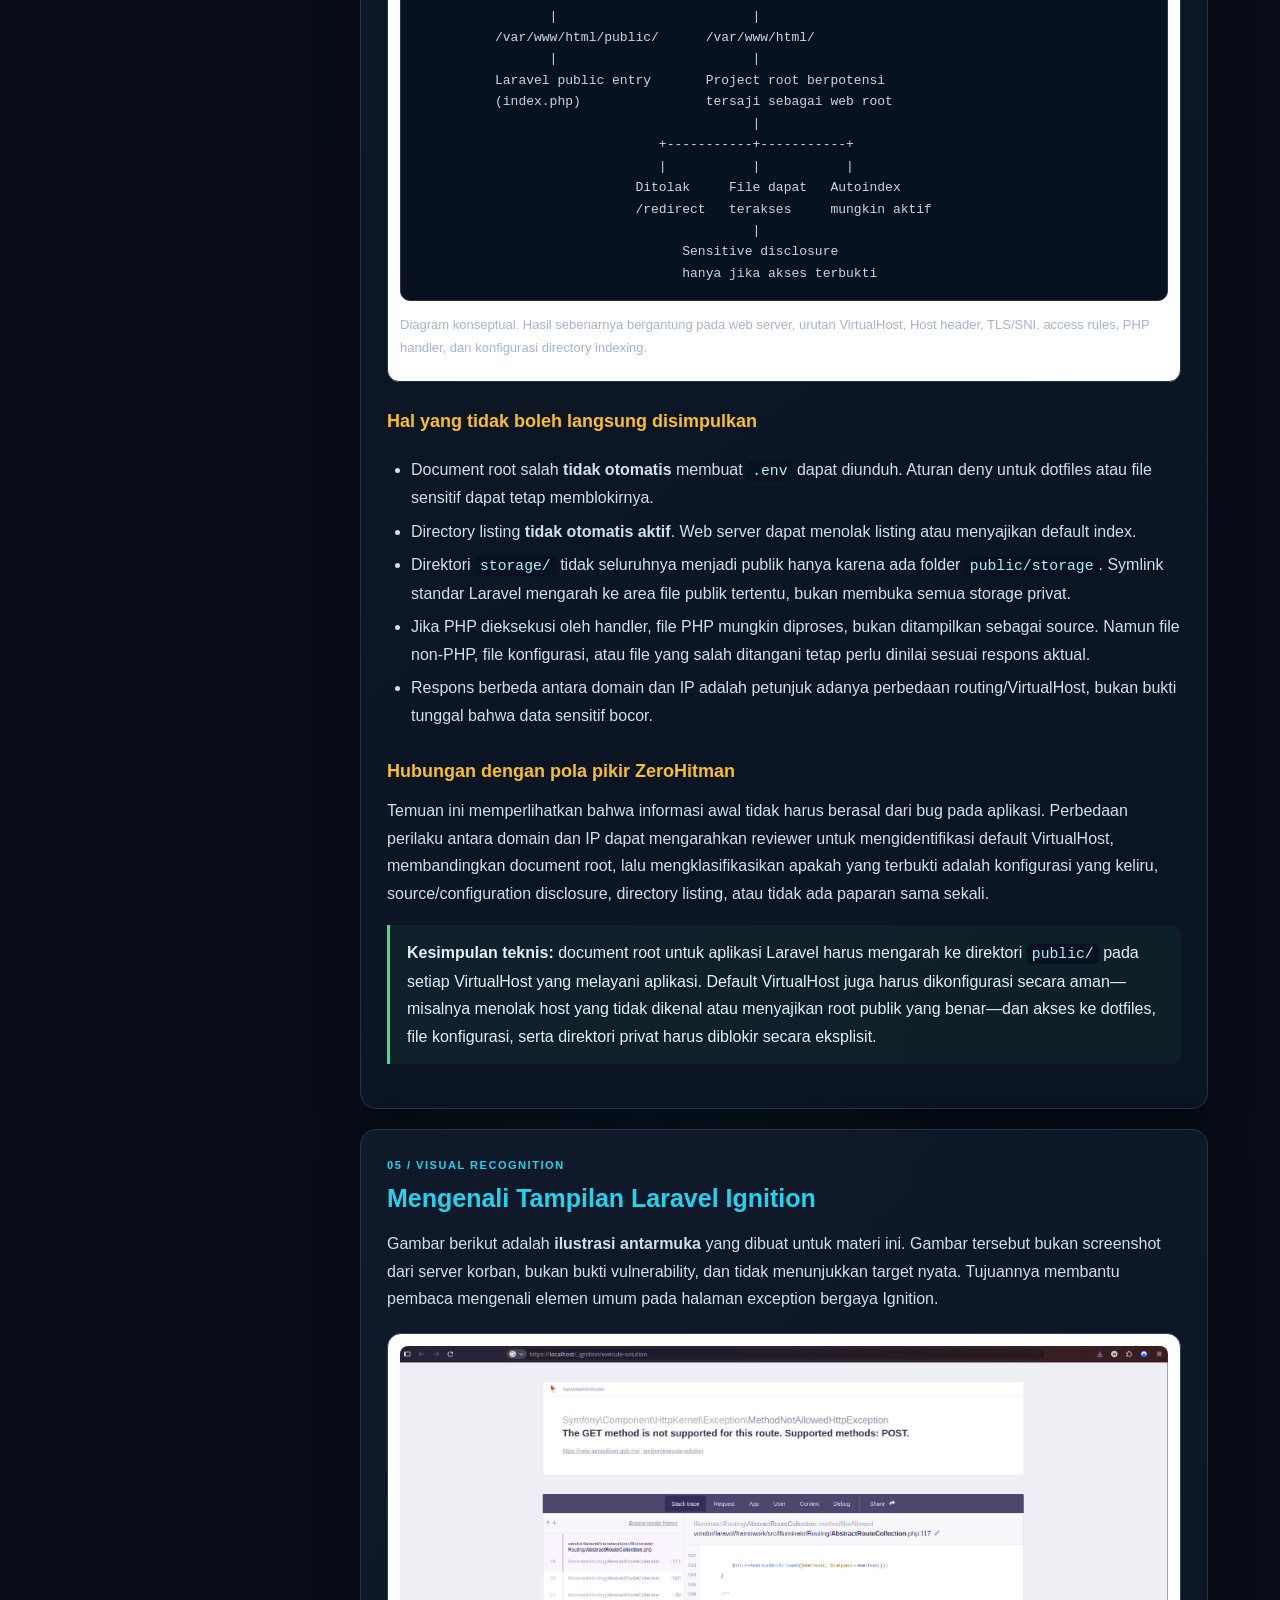
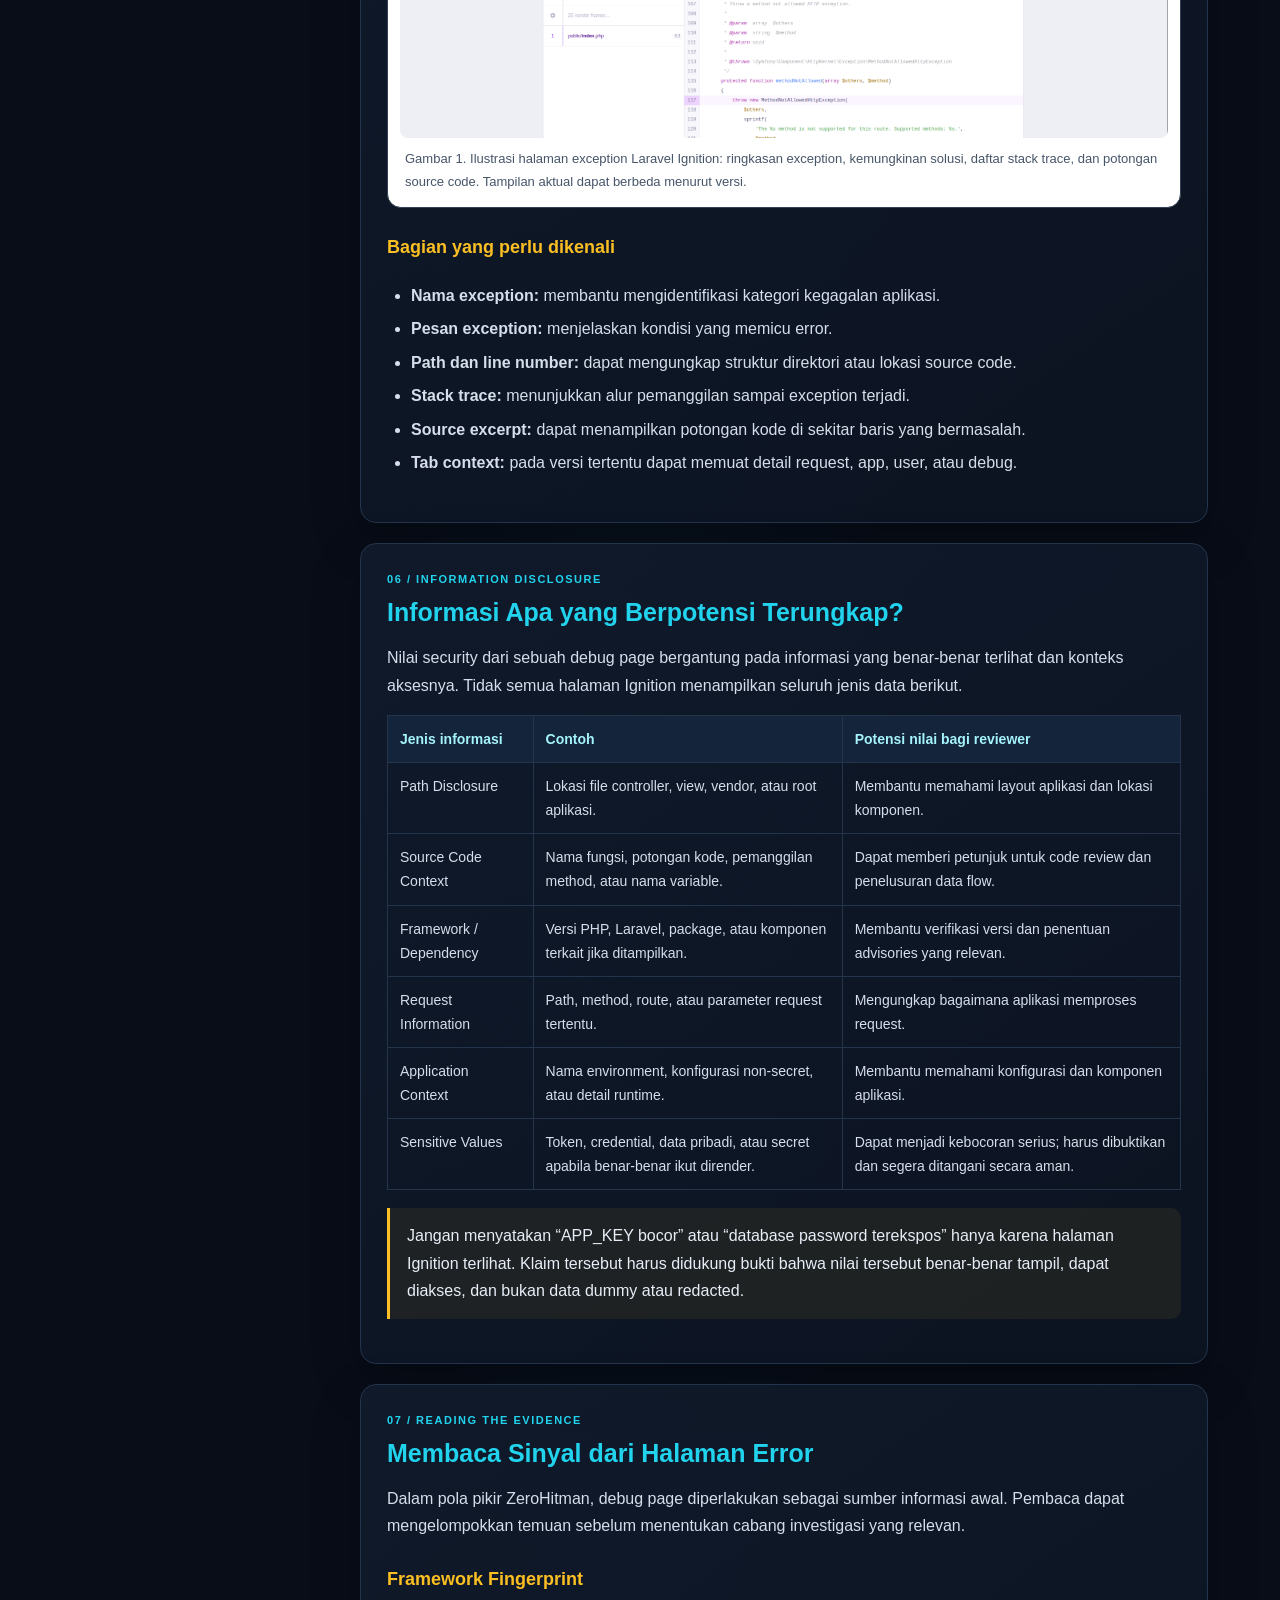
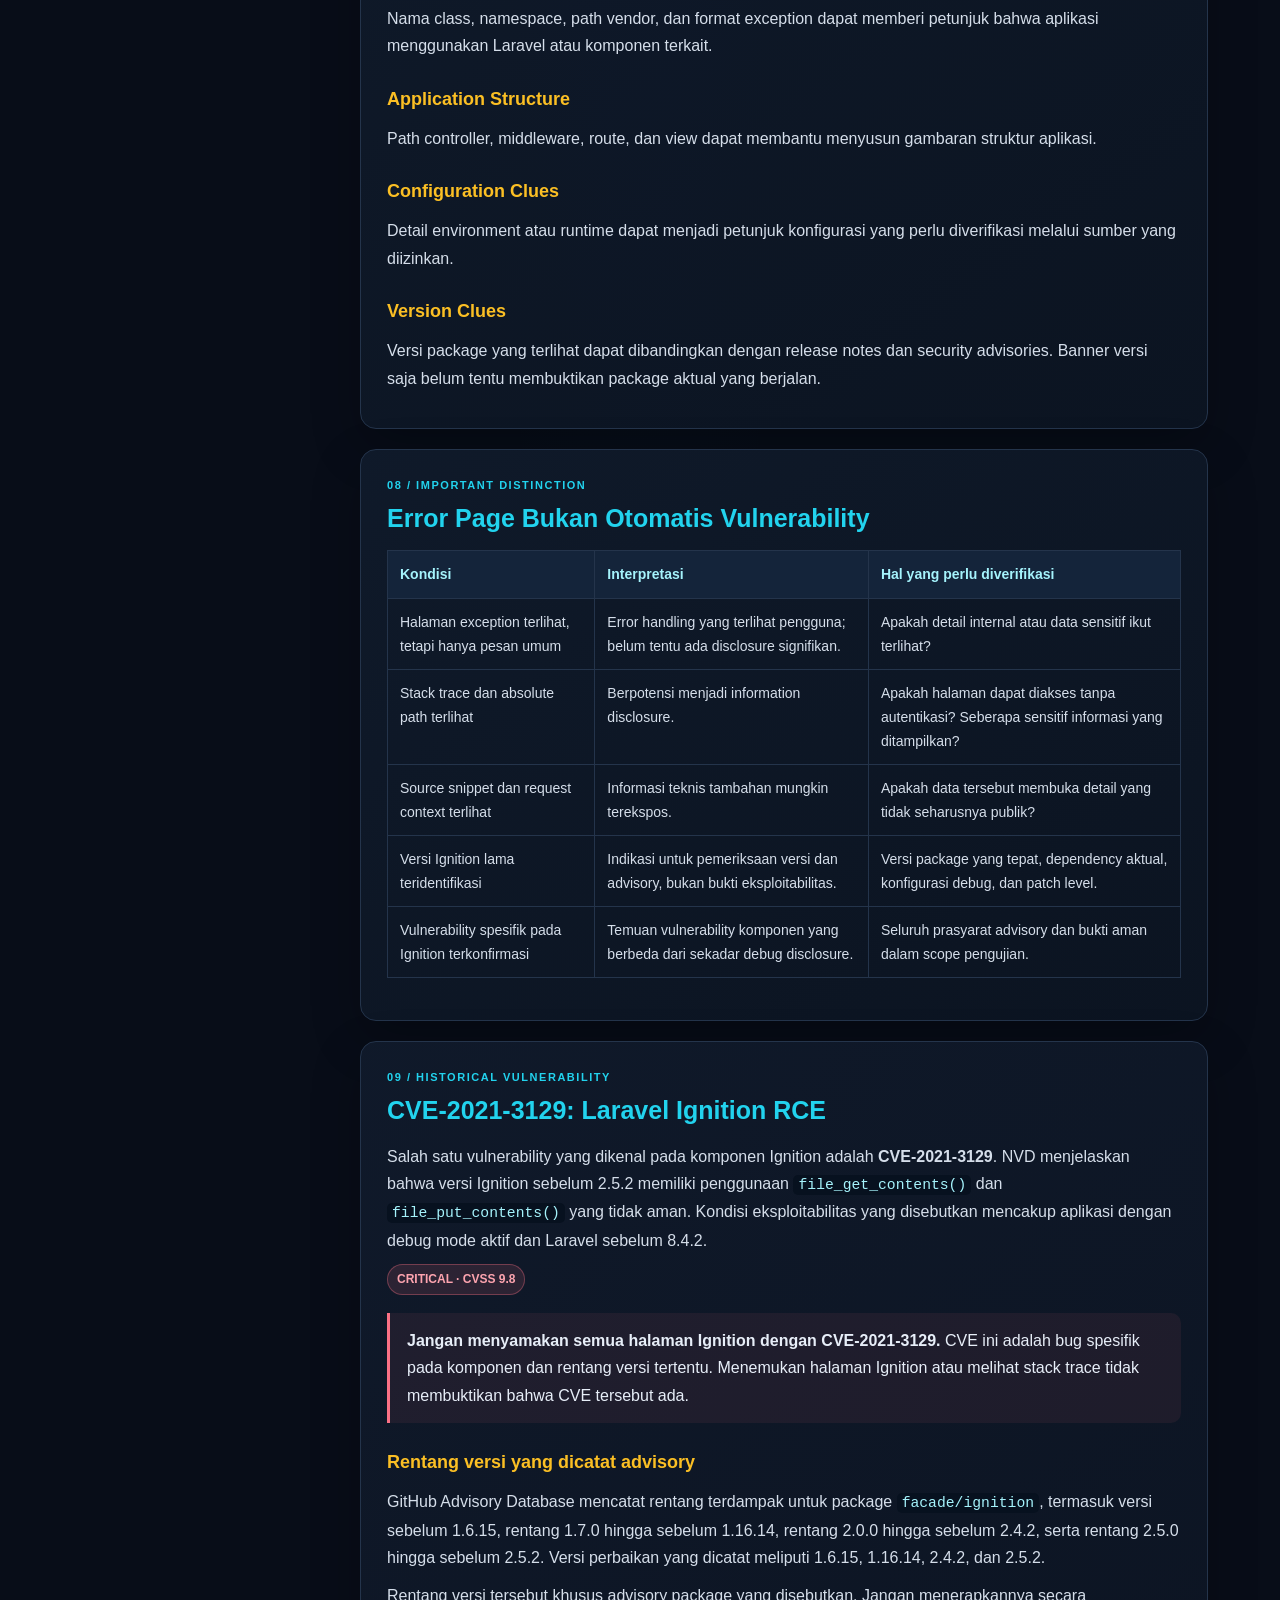
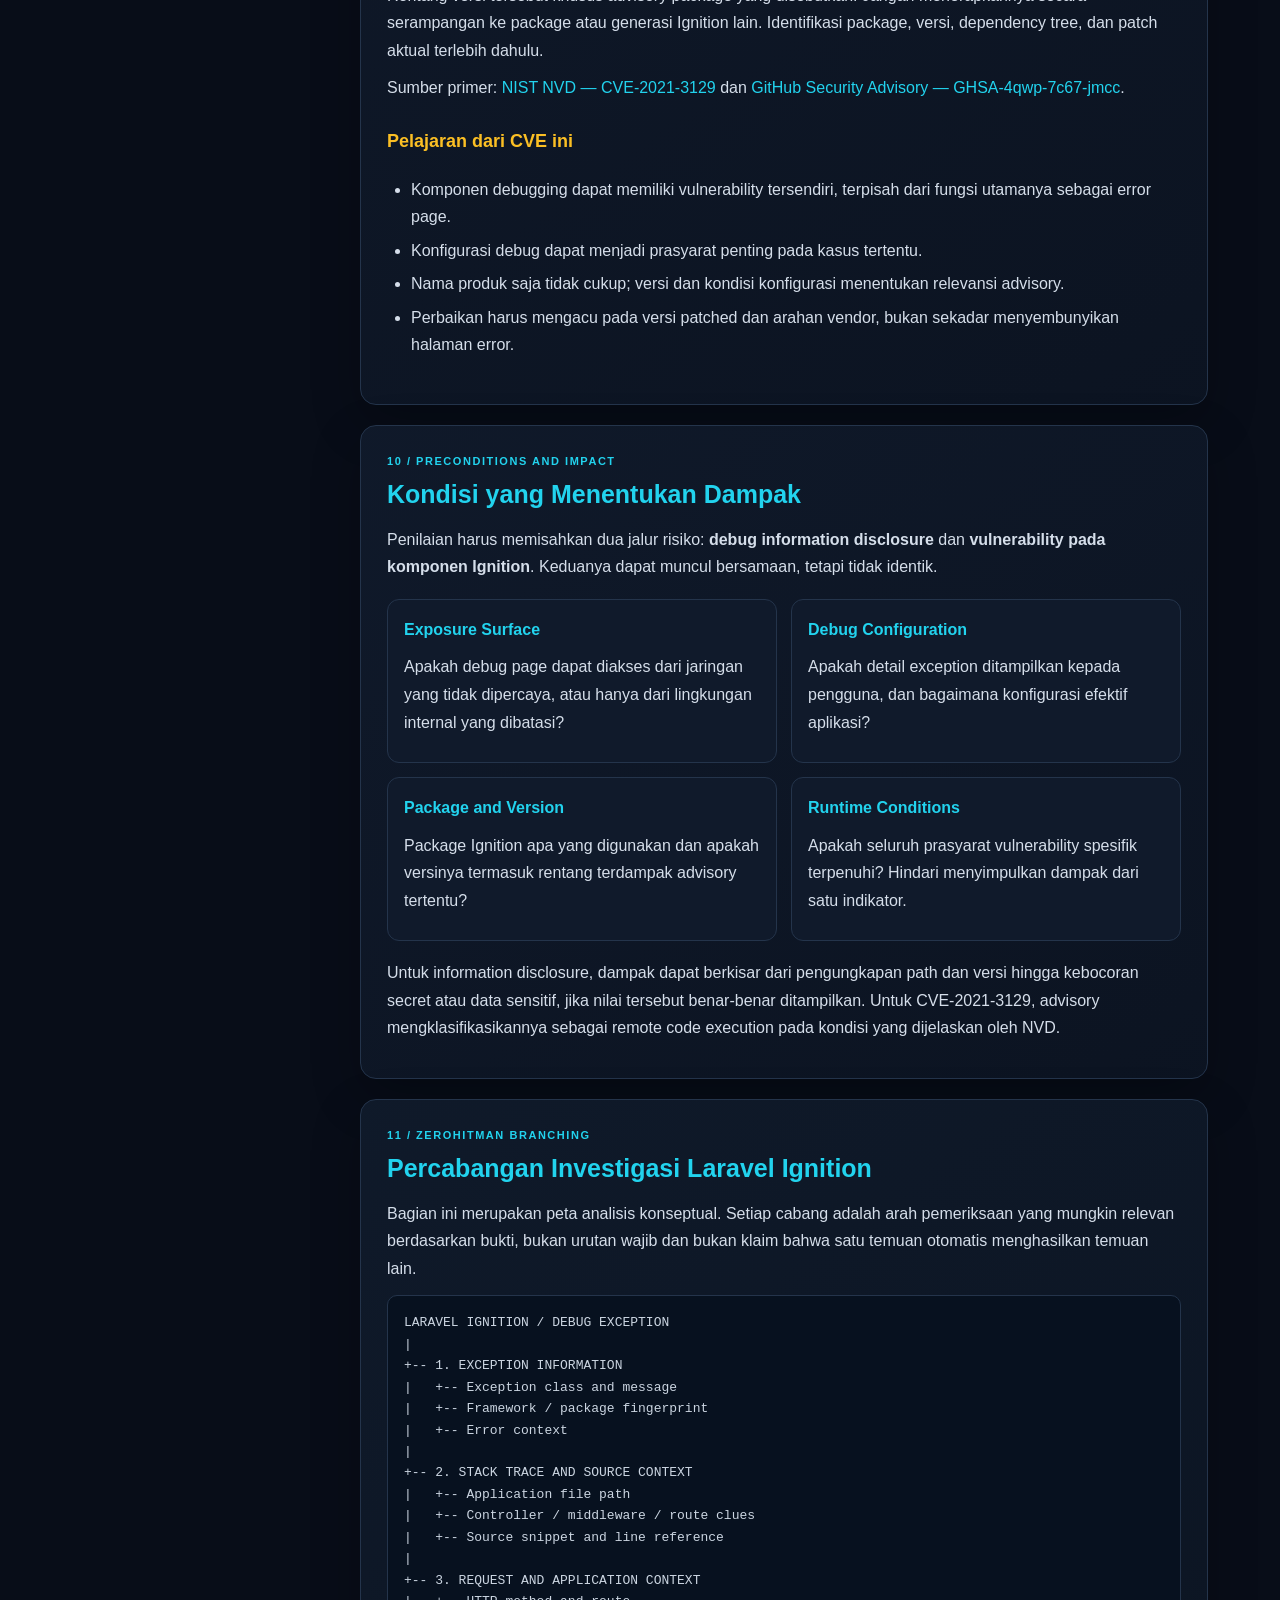
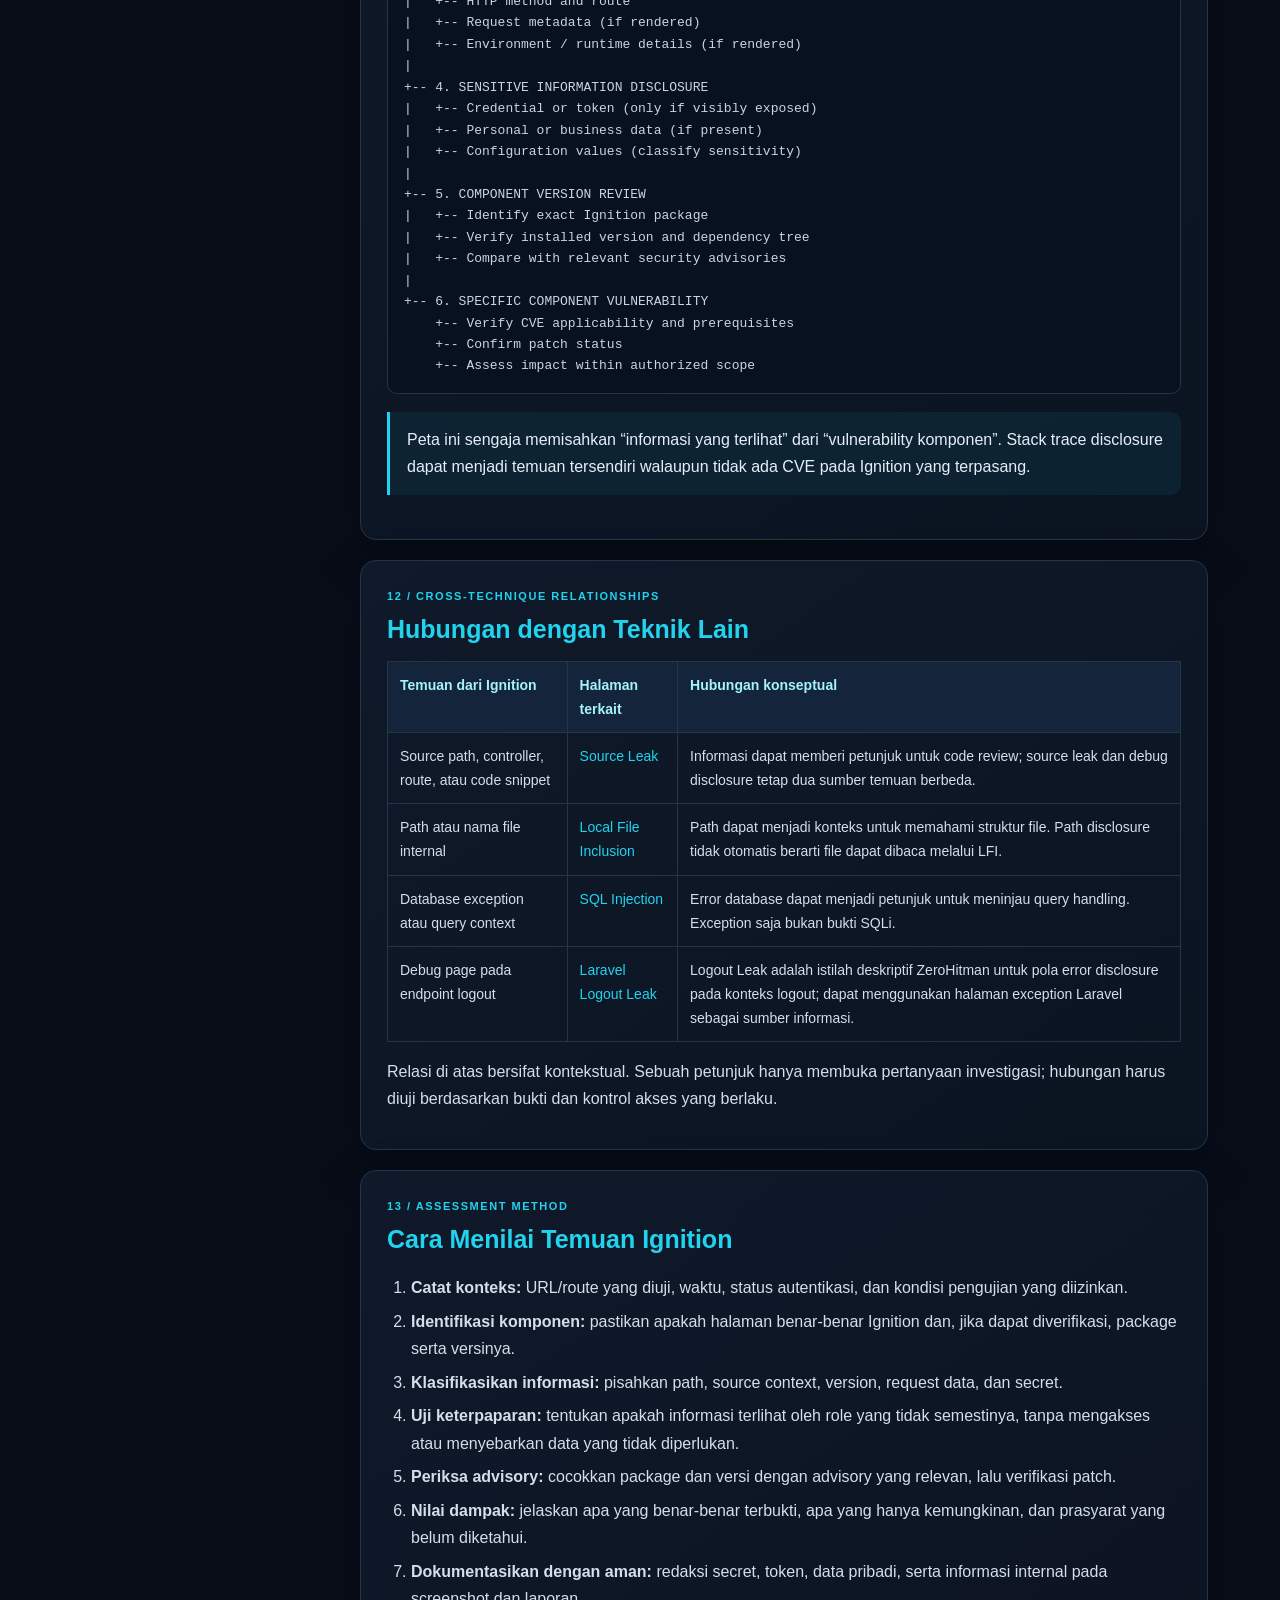
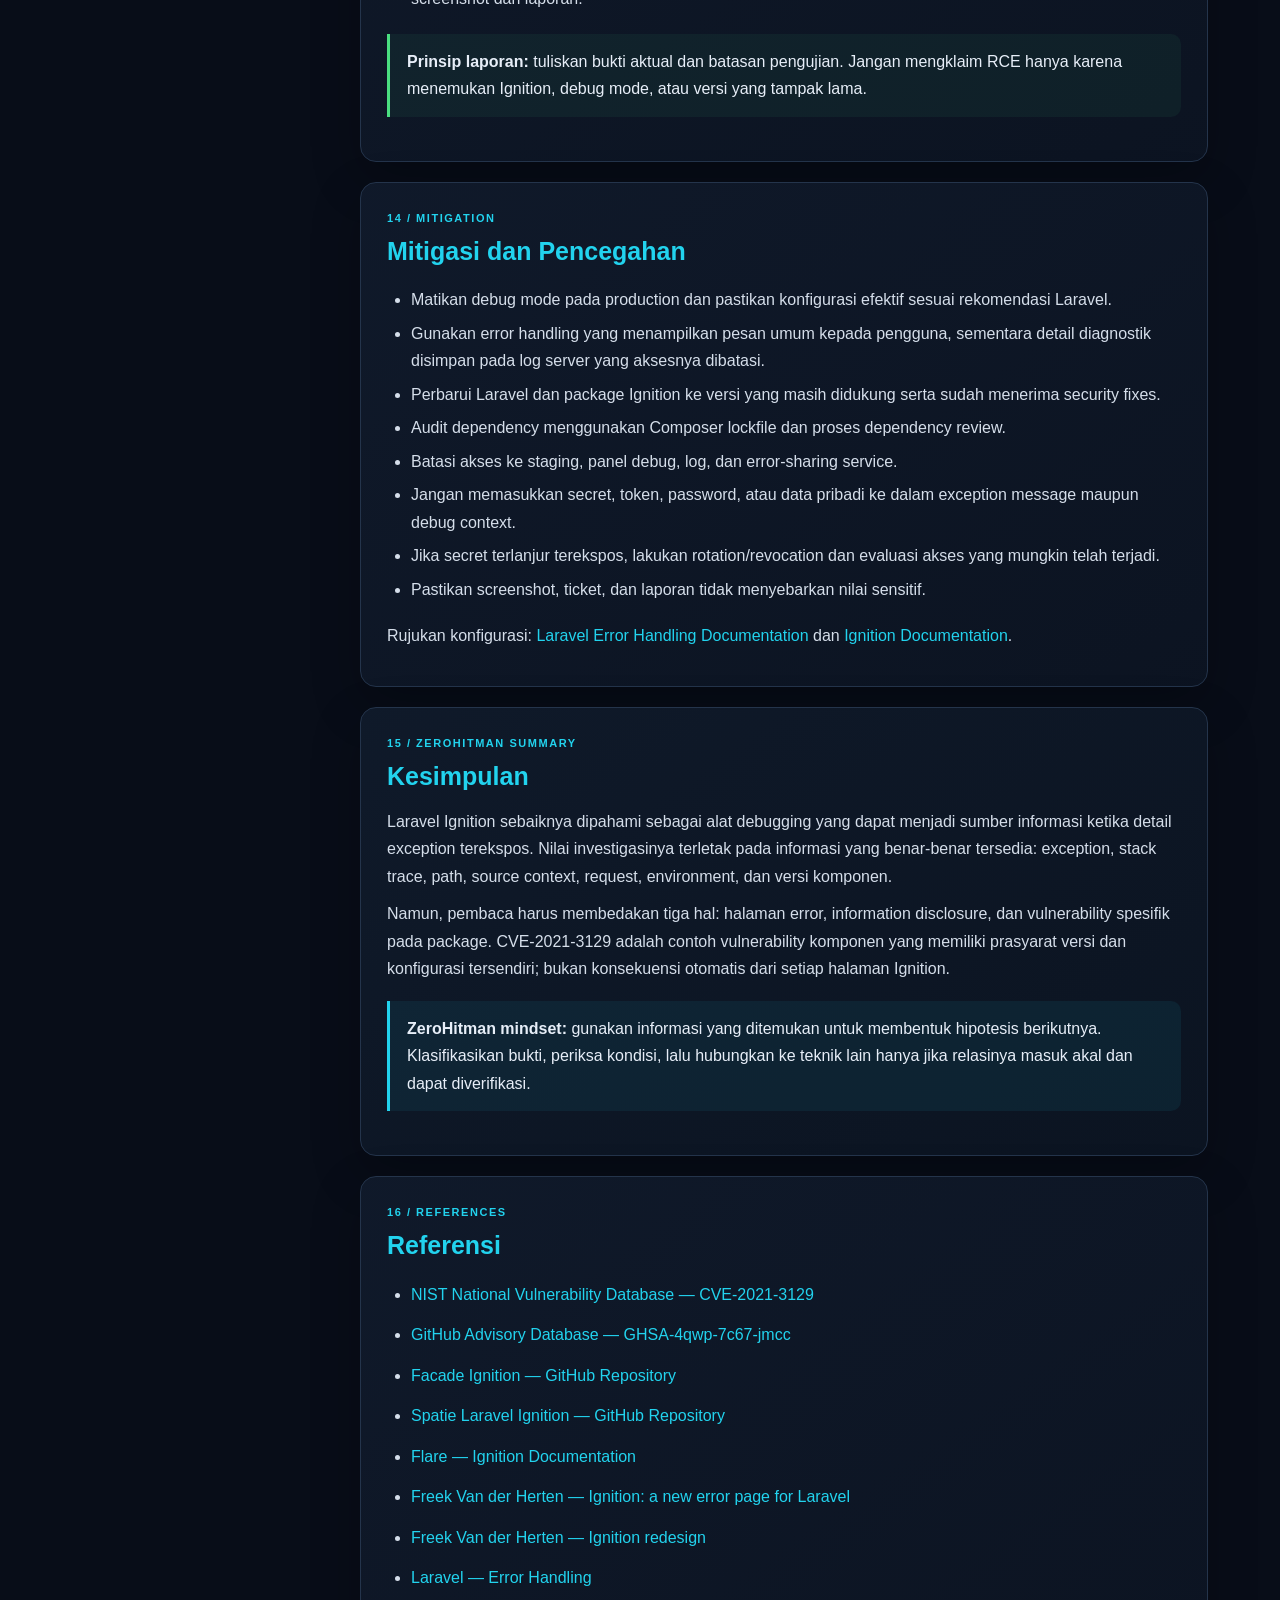
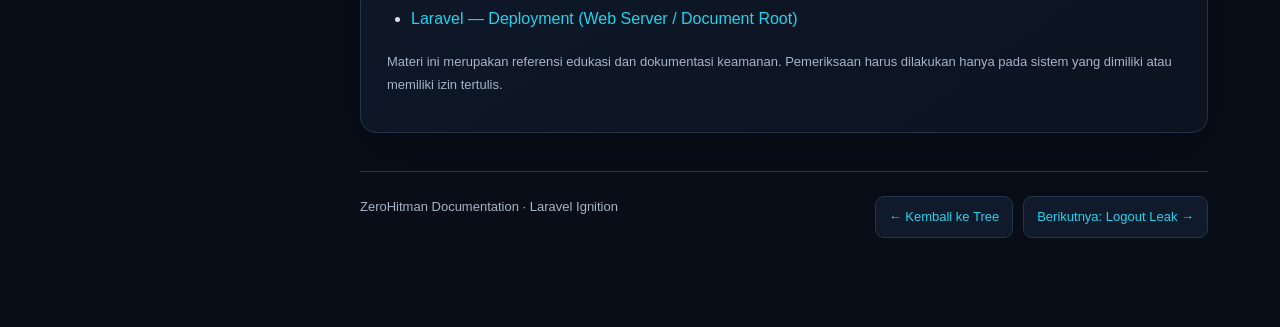
<file: laravel-ignition.html>
<!DOCTYPE html>
<html lang="id">
<head>
<meta charset="UTF-8">
<meta name="viewport" content="width=device-width, initial-scale=1">
<meta name="description" content="ZeroHitman: penjelasan mendalam Laravel Ignition, debug exception page, information disclosure, CVE-2021-3129, document root misconfiguration, kondisi dampak, dan mitigasi.">
<meta name="theme-color" content="#080d18">
<title>Laravel Ignition — ZeroHitman Documentation</title>
<link rel="stylesheet" href="assets/css/docs.css">
<style>
.hero{padding-top:66px}.hero h1{max-width:900px}.notice{padding:13px 16px;border:1px solid #475569;border-radius:11px;background:#111827;color:#cbd5e1;font-size:14px}.severity{display:inline-block;padding:4px 9px;border-radius:999px;font-size:12px;font-weight:800;background:rgba(251,113,133,.12);color:#fda4af;border:1px solid rgba(251,113,133,.35)}.shot{margin:20px 0;padding:12px;background:#fff;border:1px solid #334155;border-radius:14px}.shot img{display:block;width:100%;height:auto;border-radius:8px}.shot figcaption{color:#475569;font-size:13px;padding:10px 5px 2px}.definition{display:grid;grid-template-columns:repeat(2,minmax(0,1fr));gap:14px;margin:18px 0}.definition article{background:#101a2b;border:1px solid #24344b;border-radius:12px;padding:16px}.definition b{display:block;color:#22d3ee;margin-bottom:6px}.timeline{border-left:2px solid #29435b;margin:18px 0 18px 9px;padding-left:22px}.timeline article{position:relative;margin:0 0 18px}.timeline article:before{content:"";position:absolute;left:-29px;top:7px;width:12px;height:12px;border-radius:50%;background:#22d3ee;border:2px solid #080d18}.kicker{color:#22d3ee;font-size:11px;font-weight:800;letter-spacing:.14em;text-transform:uppercase;margin-bottom:8px}.tree{display:block;overflow-x:auto;white-space:pre;padding:16px;background:#07111f;border:1px solid #24344b;border-radius:10px;color:#cbd5e1;font:13px/1.65 ui-monospace,SFMono-Regular,Consolas,monospace}.callout.warn{border-left-color:#fbbf24;background:rgba(251,191,36,.07)}.callout.good{border-left-color:#4ade80;background:rgba(74,222,128,.06)}.source-list li{margin:7px 0;overflow-wrap:anywhere}@media(max-width:850px){.definition{grid-template-columns:1fr}}
</style>
  <link rel="canonical" href="https://zerohitman.github.io/laravel-ignition.html" />
  <meta name="robots" content="index,follow,max-image-preview:large" />
</head>
<body>
<header class="topbar"><div class="topbar-inner">
<a class="brand" href="index.html"><img src="hitman.png" alt="ZeroHitman logo"><span>ZeroHitman<small>SECURITY RESEARCH DOCUMENTATION</small></span></a>
<nav class="navlinks"><a href="tree.html">Investigation Tree</a><a href="sqli.html">SQLi</a><a href="lfi.html">LFI</a><a href="source-leak.html">Source Leak</a><a href="laravel-logout-leak.html">Logout Leak</a></nav>
</div></header>
<main class="wrap">
<section class="hero">
<div class="eyebrow">ZeroHitman / Technique Reference 05</div>
<h1>Laravel Ignition</h1>
<p>Memahami halaman exception dan debugging Laravel, informasi yang dapat terlihat ketika debug exposure terjadi, serta kondisi khusus ketika komponen Ignition memiliki vulnerability tersendiri.</p>
<div class="pills"><span class="pill">Laravel</span><span class="pill">Exception Handling</span><span class="pill">Debug Information Disclosure</span><span class="pill">CVE-2021-3129</span></div>
</section>
<div class="layout">
<aside class="toc"><h2>Daftar Isi</h2><ol>
<li><a href="#intro">Pengertian Ignition</a></li><li><a href="#role">Fungsi dan Komponen</a></li><li><a href="#debug">Debug Mode</a></li><li><a href="#docroot">Document Root Misconfiguration</a></li><li><a href="#visual">Mengenali Tampilan</a></li><li><a href="#disclosure">Information Disclosure</a></li><li><a href="#signals">Membaca Sinyal</a></li><li><a href="#distinction">Error vs Vulnerability</a></li><li><a href="#cve">CVE-2021-3129</a></li><li><a href="#conditions">Kondisi dan Dampak</a></li><li><a href="#branching">Peta Percabangan</a></li><li><a href="#cross">Cross-Technique</a></li><li><a href="#assessment">Cara Menilai Temuan</a></li><li><a href="#mitigation">Mitigasi</a></li><li><a href="#summary">Kesimpulan</a></li><li><a href="#references">Referensi</a></li>
</ol></aside>
<div class="content">
<section class="section" id="intro"><div class="kicker">01 / Introduction</div><h2>Apa Itu Laravel Ignition?</h2>
<p class="lead"><strong>Laravel Ignition</strong> adalah halaman error dan debugging yang dirancang untuk membantu developer memahami exception pada aplikasi Laravel. Ia menyajikan pesan exception, stack trace, potongan kode, serta konteks request dan aplikasi dalam antarmuka yang lebih mudah dibaca.</p>
<p>Ignition pada dasarnya merupakan <strong>alat bantu debugging</strong>, bukan vulnerability dengan sendirinya. Keberadaannya pada aplikasi tidak otomatis berarti aplikasi rentan. Risiko muncul ketika detail internal yang seharusnya hanya tersedia bagi developer ikut ditampilkan kepada pengguna yang tidak berwenang, atau ketika versi dan konfigurasi komponen memiliki kelemahan keamanan tertentu.</p>
<div class="callout"><strong>Pembedaan utama:</strong> “Laravel Ignition” adalah nama komponen/halaman debugging. “Debug information disclosure” adalah kategori risiko ketika informasi internal terekspos. “CVE-2021-3129” adalah vulnerability spesifik pada versi dan kondisi tertentu. Ketiganya tidak boleh dianggap sebagai istilah yang sama.</div>
</section>
<section class="section" id="role"><div class="kicker">02 / Purpose and Components</div><h2>Fungsi Ignition dan Informasi yang Ditampilkan</h2>
<p>Ketika aplikasi mengalami exception, Ignition membantu developer menemukan sumber masalah tanpa harus menelusuri log secara manual dari awal. Tampilan dan fitur dapat berbeda menurut generasi Ignition, versi Laravel, dan konfigurasi aplikasi.</p>
<div class="definition">
<article><b>Exception Message</b><p>Menampilkan jenis exception dan ringkasan masalah, misalnya view tidak ditemukan atau variable tidak tersedia.</p></article>
<article><b>Stack Trace</b><p>Menunjukkan rangkaian pemanggilan fungsi yang berujung pada exception, termasuk frame aplikasi dan framework.</p></article>
<article><b>Source Context</b><p>Dapat memperlihatkan file dan baris kode yang berkaitan dengan exception sehingga developer mengetahui lokasi masalah.</p></article>
<article><b>Request / App Context</b><p>Bergantung versi dan konfigurasi, halaman dapat menyediakan informasi request, environment aplikasi, user context, atau aktivitas debug.</p></article>
</div>
<p>Dokumentasi pembuat Ignition menjelaskan bahwa halaman ini dirancang untuk memudahkan pembacaan application frames, view, request parameters, middleware, context, serta debug information. Tidak semua tab atau detail selalu tersedia di setiap versi. Lihat <a href="https://freek.dev/1441-ignition-a-new-error-page-for-laravel" target="_blank" rel="noopener">penjelasan awal Ignition</a> dan <a href="https://freek.dev/2168-ignition-the-most-beautiful-error-page-for-laravel-and-php-got-a-major-redesign" target="_blank" rel="noopener">pembahasan redesign Ignition</a>.</p>
</section>
<section class="section" id="debug"><div class="kicker">03 / Debug Configuration</div><h2>Hubungan Ignition dengan APP_DEBUG</h2>
<p>Laravel memiliki konfigurasi debugging yang lazimnya dikendalikan melalui environment configuration, termasuk nilai <code>APP_DEBUG</code>. Saat debugging diaktifkan, aplikasi dapat menampilkan detail exception yang berguna selama pengembangan. Pada production, detail tersebut umumnya harus disembunyikan dari pengguna.</p>
<div class="table-wrap"><table><thead><tr><th>Konfigurasi / kondisi</th><th>Perilaku umum</th><th>Catatan keamanan</th></tr></thead><tbody>
<tr><td><code>APP_DEBUG=true</code></td><td>Detail exception lebih lengkap dapat ditampilkan.</td><td>Berisiko membocorkan informasi internal jika halaman dapat diakses publik.</td></tr>
<tr><td><code>APP_DEBUG=false</code></td><td>Detail exception untuk pengguna umumnya disederhanakan.</td><td>Periksa konfigurasi efektif dan pastikan error tetap dicatat secara aman di server-side log.</td></tr>
<tr><td>Debug page hanya di lingkungan lokal/staging terbatas</td><td>Developer dapat menggunakan detail diagnostik.</td><td>Akses lingkungan tersebut tetap harus dibatasi; staging yang dapat diakses publik juga perlu diamankan.</td></tr>
</tbody></table></div>
<div class="callout danger"><strong>Catatan:</strong> jangan mengandalkan nama environment seperti <code>APP_ENV=production</code> saja. Periksa perilaku aktual, konfigurasi efektif, aksesibilitas halaman, dan apakah informasi sensitif benar-benar terpapar.</div>
</section>
<section class="section" id="docroot"><div class="kicker">04 / Web Server Misconfiguration</div><h2>Document Root Mismatch: Domain vs IP Address</h2>
<p>Selain konfigurasi Laravel seperti <code>APP_DEBUG</code>, ada lapisan lain yang perlu diperiksa: konfigurasi <strong>web server</strong>. Satu server dapat melayani domain dan IP address melalui VirtualHost atau server block yang berbeda. Domain utama mungkin diarahkan dengan benar ke direktori <code>public/</code>, sementara permintaan yang datang menggunakan IP address justru jatuh ke <strong>default VirtualHost</strong> dengan document root berbeda.</p>
<div class="callout warn"><strong>Penting:</strong> kondisi ini bukan vulnerability bawaan Laravel Ignition. Ini adalah <strong>web server misconfiguration</strong> yang dapat berdiri sendiri. Bagian ini diletakkan di halaman Ignition karena relevan dengan pola investigasi Laravel dan information disclosure, bukan karena Ignition yang menyebabkannya.</div>
<h3>Contoh struktur project Laravel</h3>
<pre class="tree">/var/www/html/
|
+-- .env
+-- artisan
+-- composer.json
+-- composer.lock
+-- app/
+-- bootstrap/
+-- config/
+-- database/
+-- resources/
+-- routes/
+-- storage/
+-- vendor/
|
+-- public/
    +-- index.php
    +-- .htaccess
    +-- css/
    +-- js/
    +-- images/</pre>
<p>Pada deployment Laravel yang normal, web server seharusnya menyajikan aplikasi melalui direktori <code>/var/www/html/public/</code>, bukan project root <code>/var/www/html/</code>. File seperti <code>.env</code>, <code>artisan</code>, <code>composer.json</code>, dan direktori internal Laravel tidak dimaksudkan untuk menjadi konten web publik.</p>
<h3>Contoh perbedaan pemetaan request</h3>
<div class="flow"><article><b>Request menggunakan domain</b><p><code>https://example.test/</code></p><p>VirtualHost yang cocok dengan domain mengarah ke <code>/var/www/html/public/</code>.</p><span class="tag">Document root yang diharapkan</span></article><article><b>Request menggunakan IP</b><p><code>http://192.0.2.10/</code></p><p>Jika tidak ada host rule yang cocok, web server dapat memilih default VirtualHost yang mengarah ke <code>/var/www/html/</code>.</p><span class="tag">Perlu diperiksa</span></article><article><b>Hasil yang mungkin</b><p>Permintaan IP dapat menyajikan project root, menolak request, melakukan redirect, atau menampilkan halaman default—bergantung konfigurasi aktual.</p><span class="tag">Tidak otomatis terekspos</span></article></div>
<p>Web server umumnya memilih konfigurasi berdasarkan alamat/port dan nilai HTTP <code>Host</code> (serta aturan TLS/SNI untuk HTTPS). Karena itu, domain dan IP yang menuju mesin yang sama belum tentu dilayani oleh konfigurasi VirtualHost yang sama. Jika tidak ada konfigurasi yang cocok, default server/site dapat menangani request tersebut.</p>
<h3>Informasi yang mungkin terpapar</h3>
<div class="table-wrap"><table><thead><tr><th>Path / komponen</th><th>Potensi informasi</th><th>Batasan yang perlu diperiksa</th></tr></thead><tbody>
<tr><td><code>.env</code></td><td>Application key, database credential, mail credential, token, atau konfigurasi sensitif.</td><td>File dot dapat diblokir oleh aturan web server; akses langsung tidak boleh diasumsikan berhasil.</td></tr>
<tr><td><code>composer.json</code> / <code>composer.lock</code></td><td>Nama package dan versi dependency.</td><td>Hanya terbaca jika server menyajikan file tersebut dan tidak ada aturan penolakan.</td></tr>
<tr><td><code>artisan</code>, <code>routes/</code>, <code>config/</code>, <code>app/</code></td><td>Struktur project, konfigurasi, atau source code.</td><td>PHP handler, access rules, dan konfigurasi server dapat mengubah hasil; source tidak selalu dikirim sebagai teks.</td></tr>
<tr><td><code>storage/</code></td><td>Dalam kondisi tertentu dapat berisi log, file hasil proses, atau data aplikasi.</td><td>Laravel biasanya hanya mengekspos file publik tertentu melalui <code>public/storage</code> symlink. Isi storage privat tidak otomatis tersedia.</td></tr>
<tr><td>Directory listing</td><td>Nama file dan direktori pada lokasi yang disajikan server.</td><td>Listing hanya muncul jika fitur autoindex/directory listing aktif dan tidak ada index file atau aturan yang mencegahnya.</td></tr>
</tbody></table></div>
<h3>Mengapa domain yang benar belum tentu berarti IP juga aman?</h3>
<p>Konfigurasi domain dapat memiliki VirtualHost khusus yang menetapkan document root ke <code>public/</code>. Namun, permintaan ke alamat IP dapat menggunakan default VirtualHost yang berbeda. Jika default tersebut menunjuk ke project root, maka permukaan paparan menjadi berbeda. Ini menjelaskan mengapa pemeriksaan konfigurasi tidak cukup hanya berdasarkan satu hostname.</p>
<div class="diagram"><pre class="tree">                         WEB SERVER
                              |
                 +------------+------------+
                 |                         |
          Request: DOMAIN             Request: IP
          example.test                192.0.2.10
                 |                         |
          VirtualHost cocok          Default VirtualHost
                 |                         |
          /var/www/html/public/      /var/www/html/
                 |                         |
          Laravel public entry       Project root berpotensi
          (index.php)                tersaji sebagai web root
                                           |
                               +-----------+-----------+
                               |           |           |
                            Ditolak     File dapat   Autoindex
                            /redirect   terakses     mungkin aktif
                                           |
                                  Sensitive disclosure
                                  hanya jika akses terbukti</pre><p class="small">Diagram konseptual. Hasil sebenarnya bergantung pada web server, urutan VirtualHost, Host header, TLS/SNI, access rules, PHP handler, dan konfigurasi directory indexing.</p></div>
<h3>Hal yang tidak boleh langsung disimpulkan</h3>
<ul><li>Document root salah <strong>tidak otomatis</strong> membuat <code>.env</code> dapat diunduh. Aturan deny untuk dotfiles atau file sensitif dapat tetap memblokirnya.</li><li>Directory listing <strong>tidak otomatis aktif</strong>. Web server dapat menolak listing atau menyajikan default index.</li><li>Direktori <code>storage/</code> tidak seluruhnya menjadi publik hanya karena ada folder <code>public/storage</code>. Symlink standar Laravel mengarah ke area file publik tertentu, bukan membuka semua storage privat.</li><li>Jika PHP dieksekusi oleh handler, file PHP mungkin diproses, bukan ditampilkan sebagai source. Namun file non-PHP, file konfigurasi, atau file yang salah ditangani tetap perlu dinilai sesuai respons aktual.</li><li>Respons berbeda antara domain dan IP adalah petunjuk adanya perbedaan routing/VirtualHost, bukan bukti tunggal bahwa data sensitif bocor.</li></ul>
<h3>Hubungan dengan pola pikir ZeroHitman</h3>
<p>Temuan ini memperlihatkan bahwa informasi awal tidak harus berasal dari bug pada aplikasi. Perbedaan perilaku antara domain dan IP dapat mengarahkan reviewer untuk mengidentifikasi default VirtualHost, membandingkan document root, lalu mengklasifikasikan apakah yang terbukti adalah konfigurasi yang keliru, source/configuration disclosure, directory listing, atau tidak ada paparan sama sekali.</p>
<div class="callout success"><strong>Kesimpulan teknis:</strong> document root untuk aplikasi Laravel harus mengarah ke direktori <code>public/</code> pada setiap VirtualHost yang melayani aplikasi. Default VirtualHost juga harus dikonfigurasi secara aman—misalnya menolak host yang tidak dikenal atau menyajikan root publik yang benar—dan akses ke dotfiles, file konfigurasi, serta direktori privat harus diblokir secara eksplisit.</div>
</section>
<section class="section" id="visual"><div class="kicker">05 / Visual Recognition</div><h2>Mengenali Tampilan Laravel Ignition</h2>
<p>Gambar berikut adalah <strong>ilustrasi antarmuka</strong> yang dibuat untuk materi ini. Gambar tersebut bukan screenshot dari server korban, bukan bukti vulnerability, dan tidak menunjukkan target nyata. Tujuannya membantu pembaca mengenali elemen umum pada halaman exception bergaya Ignition.</p>
<figure class="shot"><img src="assets/images/laravel-ignition-example.png" alt="Ilustrasi halaman exception Laravel Ignition dengan exception message, stack trace, dan source context"><figcaption>Gambar 1. Ilustrasi halaman exception Laravel Ignition: ringkasan exception, kemungkinan solusi, daftar stack trace, dan potongan source code. Tampilan aktual dapat berbeda menurut versi.</figcaption></figure>
<h3>Bagian yang perlu dikenali</h3>
<ul><li><strong>Nama exception:</strong> membantu mengidentifikasi kategori kegagalan aplikasi.</li><li><strong>Pesan exception:</strong> menjelaskan kondisi yang memicu error.</li><li><strong>Path dan line number:</strong> dapat mengungkap struktur direktori atau lokasi source code.</li><li><strong>Stack trace:</strong> menunjukkan alur pemanggilan sampai exception terjadi.</li><li><strong>Source excerpt:</strong> dapat menampilkan potongan kode di sekitar baris yang bermasalah.</li><li><strong>Tab context:</strong> pada versi tertentu dapat memuat detail request, app, user, atau debug.</li></ul>
</section>
<section class="section" id="disclosure"><div class="kicker">06 / Information Disclosure</div><h2>Informasi Apa yang Berpotensi Terungkap?</h2>
<p>Nilai security dari sebuah debug page bergantung pada informasi yang benar-benar terlihat dan konteks aksesnya. Tidak semua halaman Ignition menampilkan seluruh jenis data berikut.</p>
<div class="table-wrap"><table><thead><tr><th>Jenis informasi</th><th>Contoh</th><th>Potensi nilai bagi reviewer</th></tr></thead><tbody>
<tr><td>Path Disclosure</td><td>Lokasi file controller, view, vendor, atau root aplikasi.</td><td>Membantu memahami layout aplikasi dan lokasi komponen.</td></tr>
<tr><td>Source Code Context</td><td>Nama fungsi, potongan kode, pemanggilan method, atau nama variable.</td><td>Dapat memberi petunjuk untuk code review dan penelusuran data flow.</td></tr>
<tr><td>Framework / Dependency</td><td>Versi PHP, Laravel, package, atau komponen terkait jika ditampilkan.</td><td>Membantu verifikasi versi dan penentuan advisories yang relevan.</td></tr>
<tr><td>Request Information</td><td>Path, method, route, atau parameter request tertentu.</td><td>Mengungkap bagaimana aplikasi memproses request.</td></tr>
<tr><td>Application Context</td><td>Nama environment, konfigurasi non-secret, atau detail runtime.</td><td>Membantu memahami konfigurasi dan komponen aplikasi.</td></tr>
<tr><td>Sensitive Values</td><td>Token, credential, data pribadi, atau secret apabila benar-benar ikut dirender.</td><td>Dapat menjadi kebocoran serius; harus dibuktikan dan segera ditangani secara aman.</td></tr>
</tbody></table></div>
<div class="callout warn">Jangan menyatakan “APP_KEY bocor” atau “database password terekspos” hanya karena halaman Ignition terlihat. Klaim tersebut harus didukung bukti bahwa nilai tersebut benar-benar tampil, dapat diakses, dan bukan data dummy atau redacted.</div>
</section>
<section class="section" id="signals"><div class="kicker">07 / Reading the Evidence</div><h2>Membaca Sinyal dari Halaman Error</h2>
<p>Dalam pola pikir ZeroHitman, debug page diperlakukan sebagai sumber informasi awal. Pembaca dapat mengelompokkan temuan sebelum menentukan cabang investigasi yang relevan.</p>
<div class="grid">
<div class="mini"><h3>Framework Fingerprint</h3><p>Nama class, namespace, path vendor, dan format exception dapat memberi petunjuk bahwa aplikasi menggunakan Laravel atau komponen terkait.</p></div>
<div class="mini"><h3>Application Structure</h3><p>Path controller, middleware, route, dan view dapat membantu menyusun gambaran struktur aplikasi.</p></div>
<div class="mini"><h3>Configuration Clues</h3><p>Detail environment atau runtime dapat menjadi petunjuk konfigurasi yang perlu diverifikasi melalui sumber yang diizinkan.</p></div>
<div class="mini"><h3>Version Clues</h3><p>Versi package yang terlihat dapat dibandingkan dengan release notes dan security advisories. Banner versi saja belum tentu membuktikan package aktual yang berjalan.</p></div>
</div>
</section>
<section class="section" id="distinction"><div class="kicker">08 / Important Distinction</div><h2>Error Page Bukan Otomatis Vulnerability</h2>
<div class="table-wrap"><table><thead><tr><th>Kondisi</th><th>Interpretasi</th><th>Hal yang perlu diverifikasi</th></tr></thead><tbody>
<tr><td>Halaman exception terlihat, tetapi hanya pesan umum</td><td>Error handling yang terlihat pengguna; belum tentu ada disclosure signifikan.</td><td>Apakah detail internal atau data sensitif ikut terlihat?</td></tr>
<tr><td>Stack trace dan absolute path terlihat</td><td>Berpotensi menjadi information disclosure.</td><td>Apakah halaman dapat diakses tanpa autentikasi? Seberapa sensitif informasi yang ditampilkan?</td></tr>
<tr><td>Source snippet dan request context terlihat</td><td>Informasi teknis tambahan mungkin terekspos.</td><td>Apakah data tersebut membuka detail yang tidak seharusnya publik?</td></tr>
<tr><td>Versi Ignition lama teridentifikasi</td><td>Indikasi untuk pemeriksaan versi dan advisory, bukan bukti eksploitabilitas.</td><td>Versi package yang tepat, dependency aktual, konfigurasi debug, dan patch level.</td></tr>
<tr><td>Vulnerability spesifik pada Ignition terkonfirmasi</td><td>Temuan vulnerability komponen yang berbeda dari sekadar debug disclosure.</td><td>Seluruh prasyarat advisory dan bukti aman dalam scope pengujian.</td></tr>
</tbody></table></div>
</section>
<section class="section" id="cve"><div class="kicker">09 / Historical Vulnerability</div><h2>CVE-2021-3129: Laravel Ignition RCE</h2>
<p>Salah satu vulnerability yang dikenal pada komponen Ignition adalah <strong>CVE-2021-3129</strong>. NVD menjelaskan bahwa versi Ignition sebelum 2.5.2 memiliki penggunaan <code>file_get_contents()</code> dan <code>file_put_contents()</code> yang tidak aman. Kondisi eksploitabilitas yang disebutkan mencakup aplikasi dengan debug mode aktif dan Laravel sebelum 8.4.2.</p>
<p><span class="severity">CRITICAL · CVSS 9.8</span></p>
<div class="callout danger"><strong>Jangan menyamakan semua halaman Ignition dengan CVE-2021-3129.</strong> CVE ini adalah bug spesifik pada komponen dan rentang versi tertentu. Menemukan halaman Ignition atau melihat stack trace tidak membuktikan bahwa CVE tersebut ada.</div>
<h3>Rentang versi yang dicatat advisory</h3>
<p>GitHub Advisory Database mencatat rentang terdampak untuk package <code>facade/ignition</code>, termasuk versi sebelum 1.6.15, rentang 1.7.0 hingga sebelum 1.16.14, rentang 2.0.0 hingga sebelum 2.4.2, serta rentang 2.5.0 hingga sebelum 2.5.2. Versi perbaikan yang dicatat meliputi 1.6.15, 1.16.14, 2.4.2, dan 2.5.2.</p>
<p>Rentang versi tersebut khusus advisory package yang disebutkan. Jangan menerapkannya secara serampangan ke package atau generasi Ignition lain. Identifikasi package, versi, dependency tree, dan patch aktual terlebih dahulu.</p>
<p>Sumber primer: <a href="https://nvd.nist.gov/vuln/detail/CVE-2021-3129" target="_blank" rel="noopener">NIST NVD — CVE-2021-3129</a> dan <a href="https://github.com/advisories/GHSA-4qwp-7c67-jmcc" target="_blank" rel="noopener">GitHub Security Advisory — GHSA-4qwp-7c67-jmcc</a>.</p>
<h3>Pelajaran dari CVE ini</h3>
<ul><li>Komponen debugging dapat memiliki vulnerability tersendiri, terpisah dari fungsi utamanya sebagai error page.</li><li>Konfigurasi debug dapat menjadi prasyarat penting pada kasus tertentu.</li><li>Nama produk saja tidak cukup; versi dan kondisi konfigurasi menentukan relevansi advisory.</li><li>Perbaikan harus mengacu pada versi patched dan arahan vendor, bukan sekadar menyembunyikan halaman error.</li></ul>
</section>
<section class="section" id="conditions"><div class="kicker">10 / Preconditions and Impact</div><h2>Kondisi yang Menentukan Dampak</h2>
<p>Penilaian harus memisahkan dua jalur risiko: <strong>debug information disclosure</strong> dan <strong>vulnerability pada komponen Ignition</strong>. Keduanya dapat muncul bersamaan, tetapi tidak identik.</p>
<div class="definition">
<article><b>Exposure Surface</b><p>Apakah debug page dapat diakses dari jaringan yang tidak dipercaya, atau hanya dari lingkungan internal yang dibatasi?</p></article>
<article><b>Debug Configuration</b><p>Apakah detail exception ditampilkan kepada pengguna, dan bagaimana konfigurasi efektif aplikasi?</p></article>
<article><b>Package and Version</b><p>Package Ignition apa yang digunakan dan apakah versinya termasuk rentang terdampak advisory tertentu?</p></article>
<article><b>Runtime Conditions</b><p>Apakah seluruh prasyarat vulnerability spesifik terpenuhi? Hindari menyimpulkan dampak dari satu indikator.</p></article>
</div>
<p>Untuk information disclosure, dampak dapat berkisar dari pengungkapan path dan versi hingga kebocoran secret atau data sensitif, jika nilai tersebut benar-benar ditampilkan. Untuk CVE-2021-3129, advisory mengklasifikasikannya sebagai remote code execution pada kondisi yang dijelaskan oleh NVD.</p>
</section>
<section class="section" id="branching"><div class="kicker">11 / ZeroHitman Branching</div><h2>Percabangan Investigasi Laravel Ignition</h2>
<p>Bagian ini merupakan peta analisis konseptual. Setiap cabang adalah arah pemeriksaan yang mungkin relevan berdasarkan bukti, bukan urutan wajib dan bukan klaim bahwa satu temuan otomatis menghasilkan temuan lain.</p>
<pre class="tree">LARAVEL IGNITION / DEBUG EXCEPTION
|
+-- 1. EXCEPTION INFORMATION
|   +-- Exception class and message
|   +-- Framework / package fingerprint
|   +-- Error context
|
+-- 2. STACK TRACE AND SOURCE CONTEXT
|   +-- Application file path
|   +-- Controller / middleware / route clues
|   +-- Source snippet and line reference
|
+-- 3. REQUEST AND APPLICATION CONTEXT
|   +-- HTTP method and route
|   +-- Request metadata (if rendered)
|   +-- Environment / runtime details (if rendered)
|
+-- 4. SENSITIVE INFORMATION DISCLOSURE
|   +-- Credential or token (only if visibly exposed)
|   +-- Personal or business data (if present)
|   +-- Configuration values (classify sensitivity)
|
+-- 5. COMPONENT VERSION REVIEW
|   +-- Identify exact Ignition package
|   +-- Verify installed version and dependency tree
|   +-- Compare with relevant security advisories
|
+-- 6. SPECIFIC COMPONENT VULNERABILITY
    +-- Verify CVE applicability and prerequisites
    +-- Confirm patch status
    +-- Assess impact within authorized scope</pre>
<div class="callout">Peta ini sengaja memisahkan “informasi yang terlihat” dari “vulnerability komponen”. Stack trace disclosure dapat menjadi temuan tersendiri walaupun tidak ada CVE pada Ignition yang terpasang.</div>
</section>
<section class="section" id="cross"><div class="kicker">12 / Cross-Technique Relationships</div><h2>Hubungan dengan Teknik Lain</h2>
<div class="table-wrap"><table><thead><tr><th>Temuan dari Ignition</th><th>Halaman terkait</th><th>Hubungan konseptual</th></tr></thead><tbody>
<tr><td>Source path, controller, route, atau code snippet</td><td><a href="source-leak.html">Source Leak</a></td><td>Informasi dapat memberi petunjuk untuk code review; source leak dan debug disclosure tetap dua sumber temuan berbeda.</td></tr>
<tr><td>Path atau nama file internal</td><td><a href="lfi.html">Local File Inclusion</a></td><td>Path dapat menjadi konteks untuk memahami struktur file. Path disclosure tidak otomatis berarti file dapat dibaca melalui LFI.</td></tr>
<tr><td>Database exception atau query context</td><td><a href="sqli.html">SQL Injection</a></td><td>Error database dapat menjadi petunjuk untuk meninjau query handling. Exception saja bukan bukti SQLi.</td></tr>
<tr><td>Debug page pada endpoint logout</td><td><a href="laravel-logout-leak.html">Laravel Logout Leak</a></td><td>Logout Leak adalah istilah deskriptif ZeroHitman untuk pola error disclosure pada konteks logout; dapat menggunakan halaman exception Laravel sebagai sumber informasi.</td></tr>
</tbody></table></div>
<p>Relasi di atas bersifat kontekstual. Sebuah petunjuk hanya membuka pertanyaan investigasi; hubungan harus diuji berdasarkan bukti dan kontrol akses yang berlaku.</p>
</section>
<section class="section" id="assessment"><div class="kicker">13 / Assessment Method</div><h2>Cara Menilai Temuan Ignition</h2>
<ol><li><strong>Catat konteks:</strong> URL/route yang diuji, waktu, status autentikasi, dan kondisi pengujian yang diizinkan.</li><li><strong>Identifikasi komponen:</strong> pastikan apakah halaman benar-benar Ignition dan, jika dapat diverifikasi, package serta versinya.</li><li><strong>Klasifikasikan informasi:</strong> pisahkan path, source context, version, request data, dan secret.</li><li><strong>Uji keterpaparan:</strong> tentukan apakah informasi terlihat oleh role yang tidak semestinya, tanpa mengakses atau menyebarkan data yang tidak diperlukan.</li><li><strong>Periksa advisory:</strong> cocokkan package dan versi dengan advisory yang relevan, lalu verifikasi patch.</li><li><strong>Nilai dampak:</strong> jelaskan apa yang benar-benar terbukti, apa yang hanya kemungkinan, dan prasyarat yang belum diketahui.</li><li><strong>Dokumentasikan dengan aman:</strong> redaksi secret, token, data pribadi, serta informasi internal pada screenshot dan laporan.</li></ol>
<div class="callout good"><strong>Prinsip laporan:</strong> tuliskan bukti aktual dan batasan pengujian. Jangan mengklaim RCE hanya karena menemukan Ignition, debug mode, atau versi yang tampak lama.</div>
</section>
<section class="section" id="mitigation"><div class="kicker">14 / Mitigation</div><h2>Mitigasi dan Pencegahan</h2>
<ul><li>Matikan debug mode pada production dan pastikan konfigurasi efektif sesuai rekomendasi Laravel.</li><li>Gunakan error handling yang menampilkan pesan umum kepada pengguna, sementara detail diagnostik disimpan pada log server yang aksesnya dibatasi.</li><li>Perbarui Laravel dan package Ignition ke versi yang masih didukung serta sudah menerima security fixes.</li><li>Audit dependency menggunakan Composer lockfile dan proses dependency review.</li><li>Batasi akses ke staging, panel debug, log, dan error-sharing service.</li><li>Jangan memasukkan secret, token, password, atau data pribadi ke dalam exception message maupun debug context.</li><li>Jika secret terlanjur terekspos, lakukan rotation/revocation dan evaluasi akses yang mungkin telah terjadi.</li><li>Pastikan screenshot, ticket, dan laporan tidak menyebarkan nilai sensitif.</li></ul>
<p>Rujukan konfigurasi: <a href="https://laravel.com/docs/11.x/errors" target="_blank" rel="noopener">Laravel Error Handling Documentation</a> dan <a href="https://flareapp.io/docs/laravel/older-packages/ignition" target="_blank" rel="noopener">Ignition Documentation</a>.</p>
</section>
<section class="section" id="summary"><div class="kicker">15 / ZeroHitman Summary</div><h2>Kesimpulan</h2>
<p>Laravel Ignition sebaiknya dipahami sebagai alat debugging yang dapat menjadi sumber informasi ketika detail exception terekspos. Nilai investigasinya terletak pada informasi yang benar-benar tersedia: exception, stack trace, path, source context, request, environment, dan versi komponen.</p>
<p>Namun, pembaca harus membedakan tiga hal: halaman error, information disclosure, dan vulnerability spesifik pada package. CVE-2021-3129 adalah contoh vulnerability komponen yang memiliki prasyarat versi dan konfigurasi tersendiri; bukan konsekuensi otomatis dari setiap halaman Ignition.</p>
<div class="callout"><strong>ZeroHitman mindset:</strong> gunakan informasi yang ditemukan untuk membentuk hipotesis berikutnya. Klasifikasikan bukti, periksa kondisi, lalu hubungkan ke teknik lain hanya jika relasinya masuk akal dan dapat diverifikasi.</div>
</section>
<section class="section" id="references"><div class="kicker">16 / References</div><h2>Referensi</h2>
<ul class="source-list">
<li><a href="https://nvd.nist.gov/vuln/detail/CVE-2021-3129" target="_blank" rel="noopener">NIST National Vulnerability Database — CVE-2021-3129</a></li>
<li><a href="https://github.com/advisories/GHSA-4qwp-7c67-jmcc" target="_blank" rel="noopener">GitHub Advisory Database — GHSA-4qwp-7c67-jmcc</a></li>
<li><a href="https://github.com/facade/ignition" target="_blank" rel="noopener">Facade Ignition — GitHub Repository</a></li>
<li><a href="https://github.com/spatie/laravel-ignition" target="_blank" rel="noopener">Spatie Laravel Ignition — GitHub Repository</a></li>
<li><a href="https://flareapp.io/docs/laravel/older-packages/ignition" target="_blank" rel="noopener">Flare — Ignition Documentation</a></li>
<li><a href="https://freek.dev/1441-ignition-a-new-error-page-for-laravel" target="_blank" rel="noopener">Freek Van der Herten — Ignition: a new error page for Laravel</a></li>
<li><a href="https://freek.dev/2168-ignition-the-most-beautiful-error-page-for-laravel-and-php-got-a-major-redesign" target="_blank" rel="noopener">Freek Van der Herten — Ignition redesign</a></li>
<li><a href="https://laravel.com/docs/11.x/errors" target="_blank" rel="noopener">Laravel — Error Handling</a></li>
<li><a href="https://laravel.com/docs/11.x/deployment#nginx" target="_blank" rel="noopener">Laravel — Deployment (Web Server / Document Root)</a></li>
</ul>
<p class="small">Materi ini merupakan referensi edukasi dan dokumentasi keamanan. Pemeriksaan harus dilakukan hanya pada sistem yang dimiliki atau memiliki izin tertulis.</p>
</section>
<footer class="footer"><span>ZeroHitman Documentation · Laravel Ignition</span><div class="next-links"><a href="tree.html">← Kembali ke Tree</a><a href="laravel-logout-leak.html">Berikutnya: Logout Leak →</a></div></footer>
</div></div>
</main>
</body>
</html>
</file>
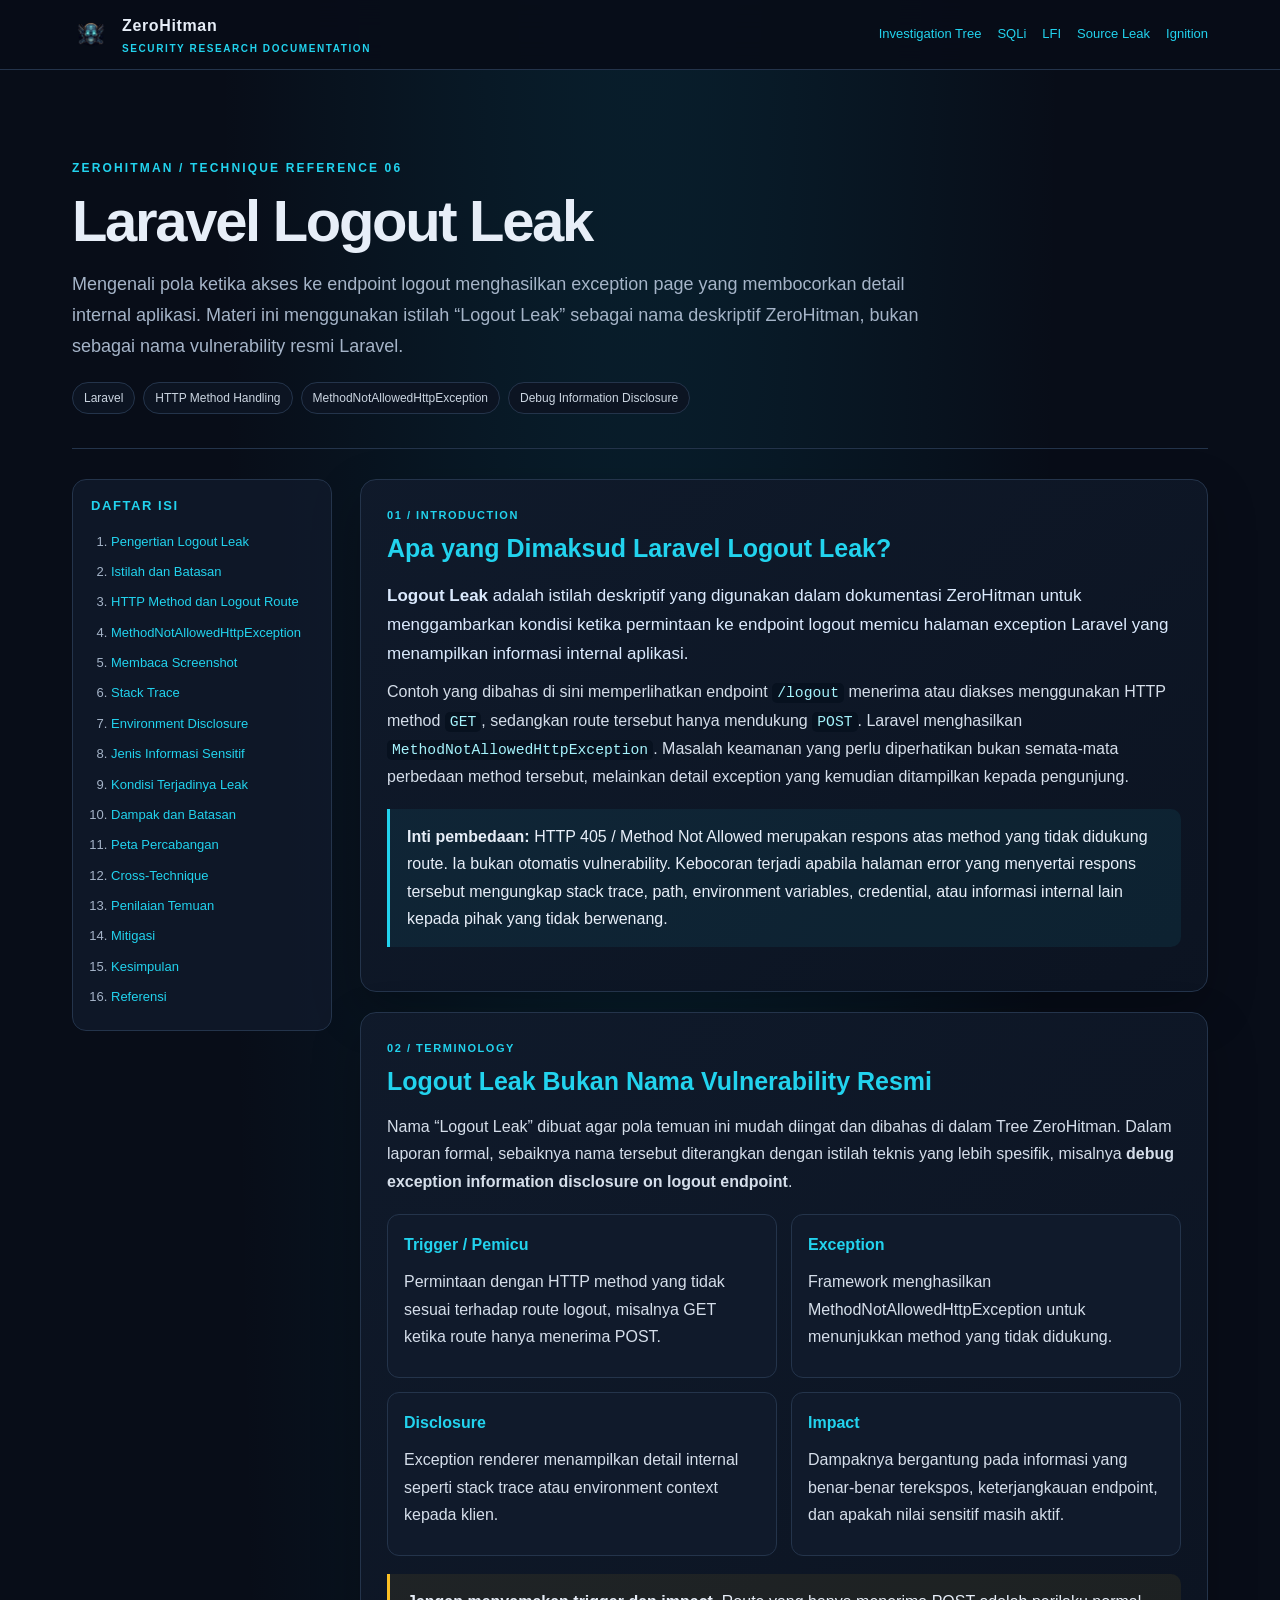
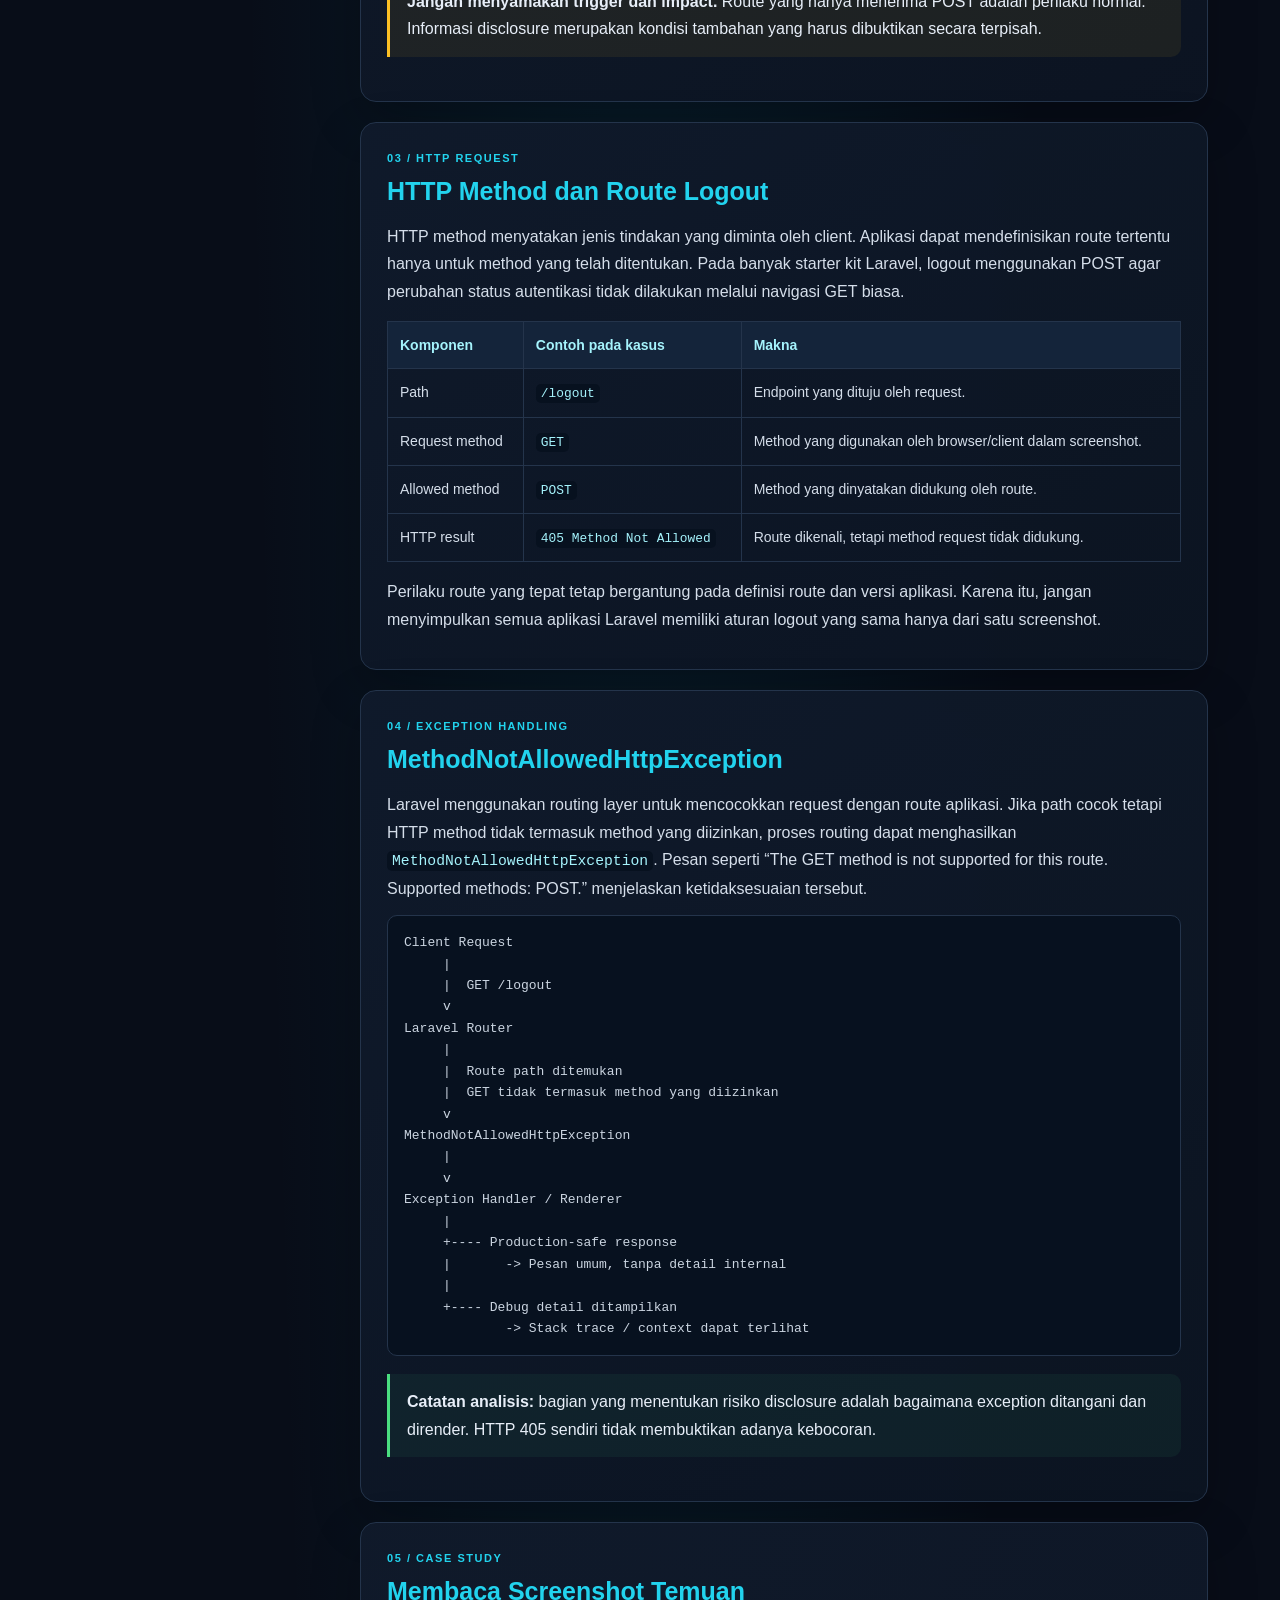
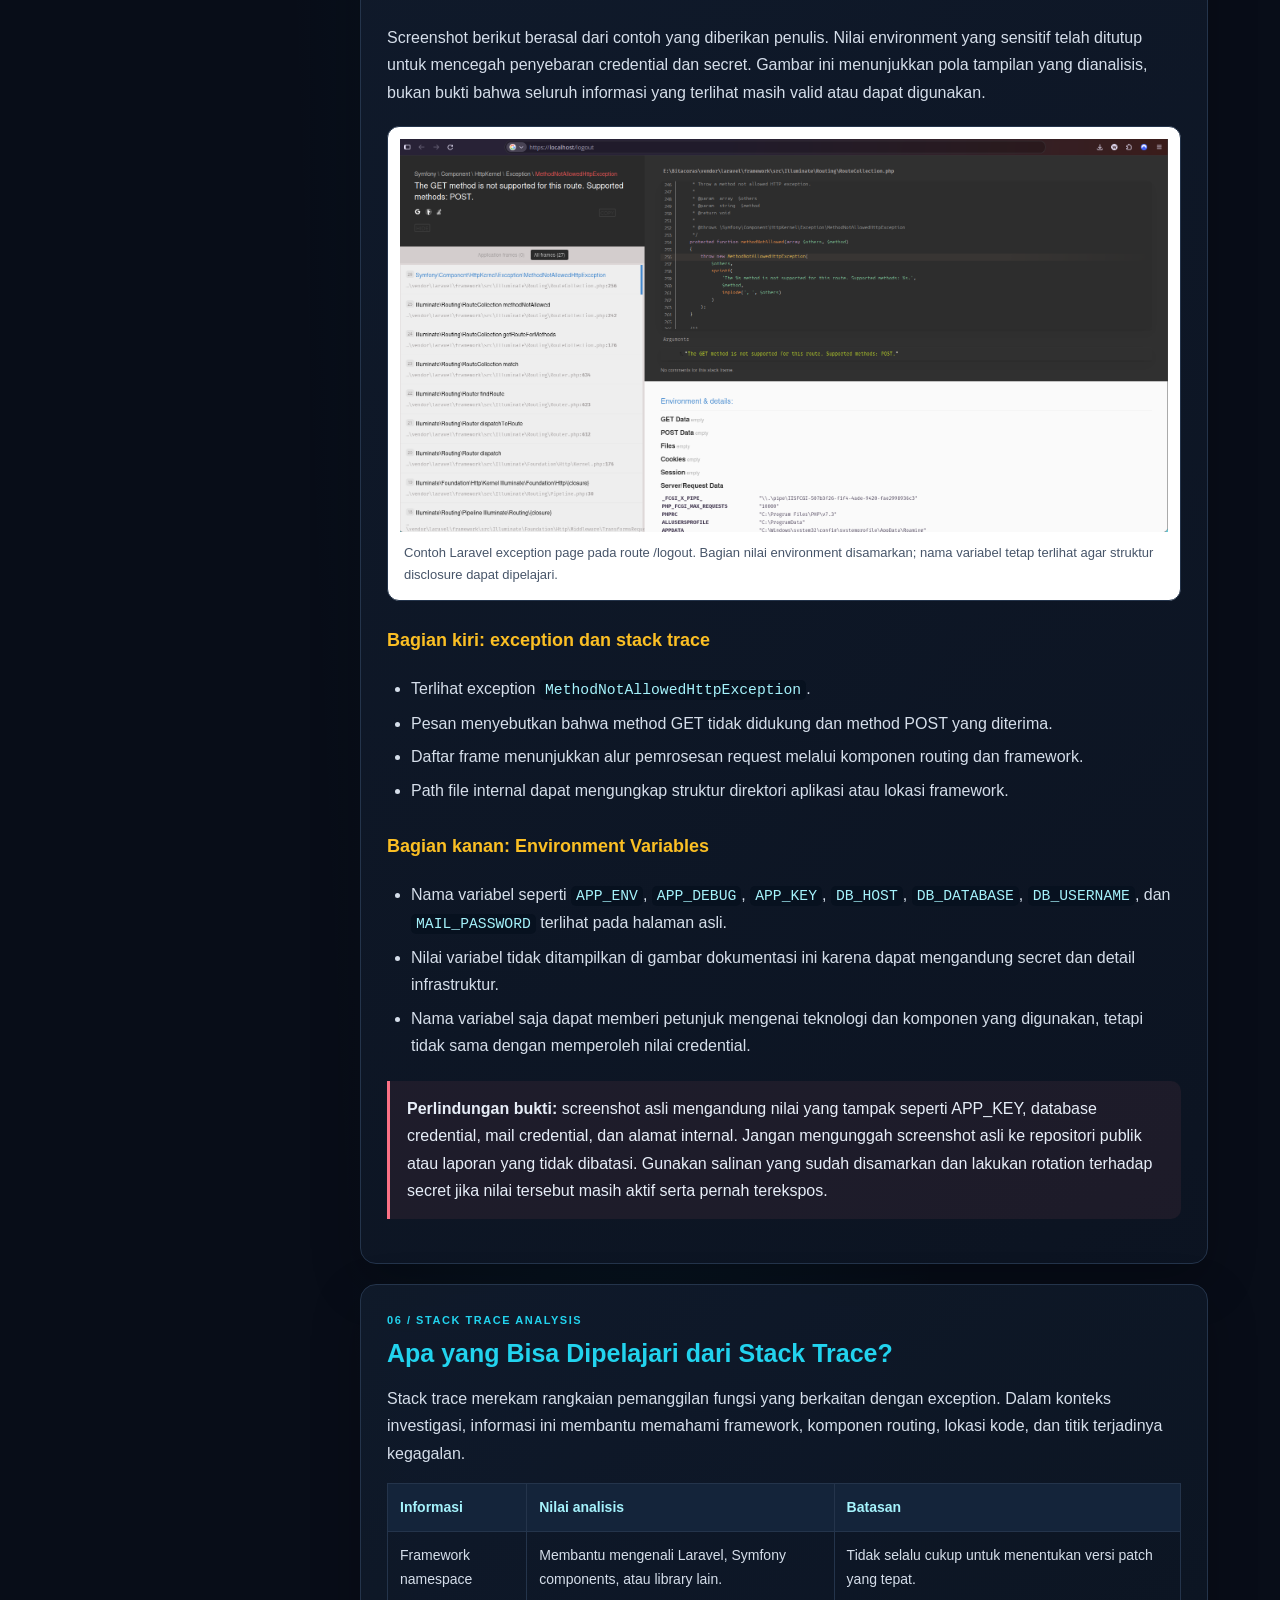
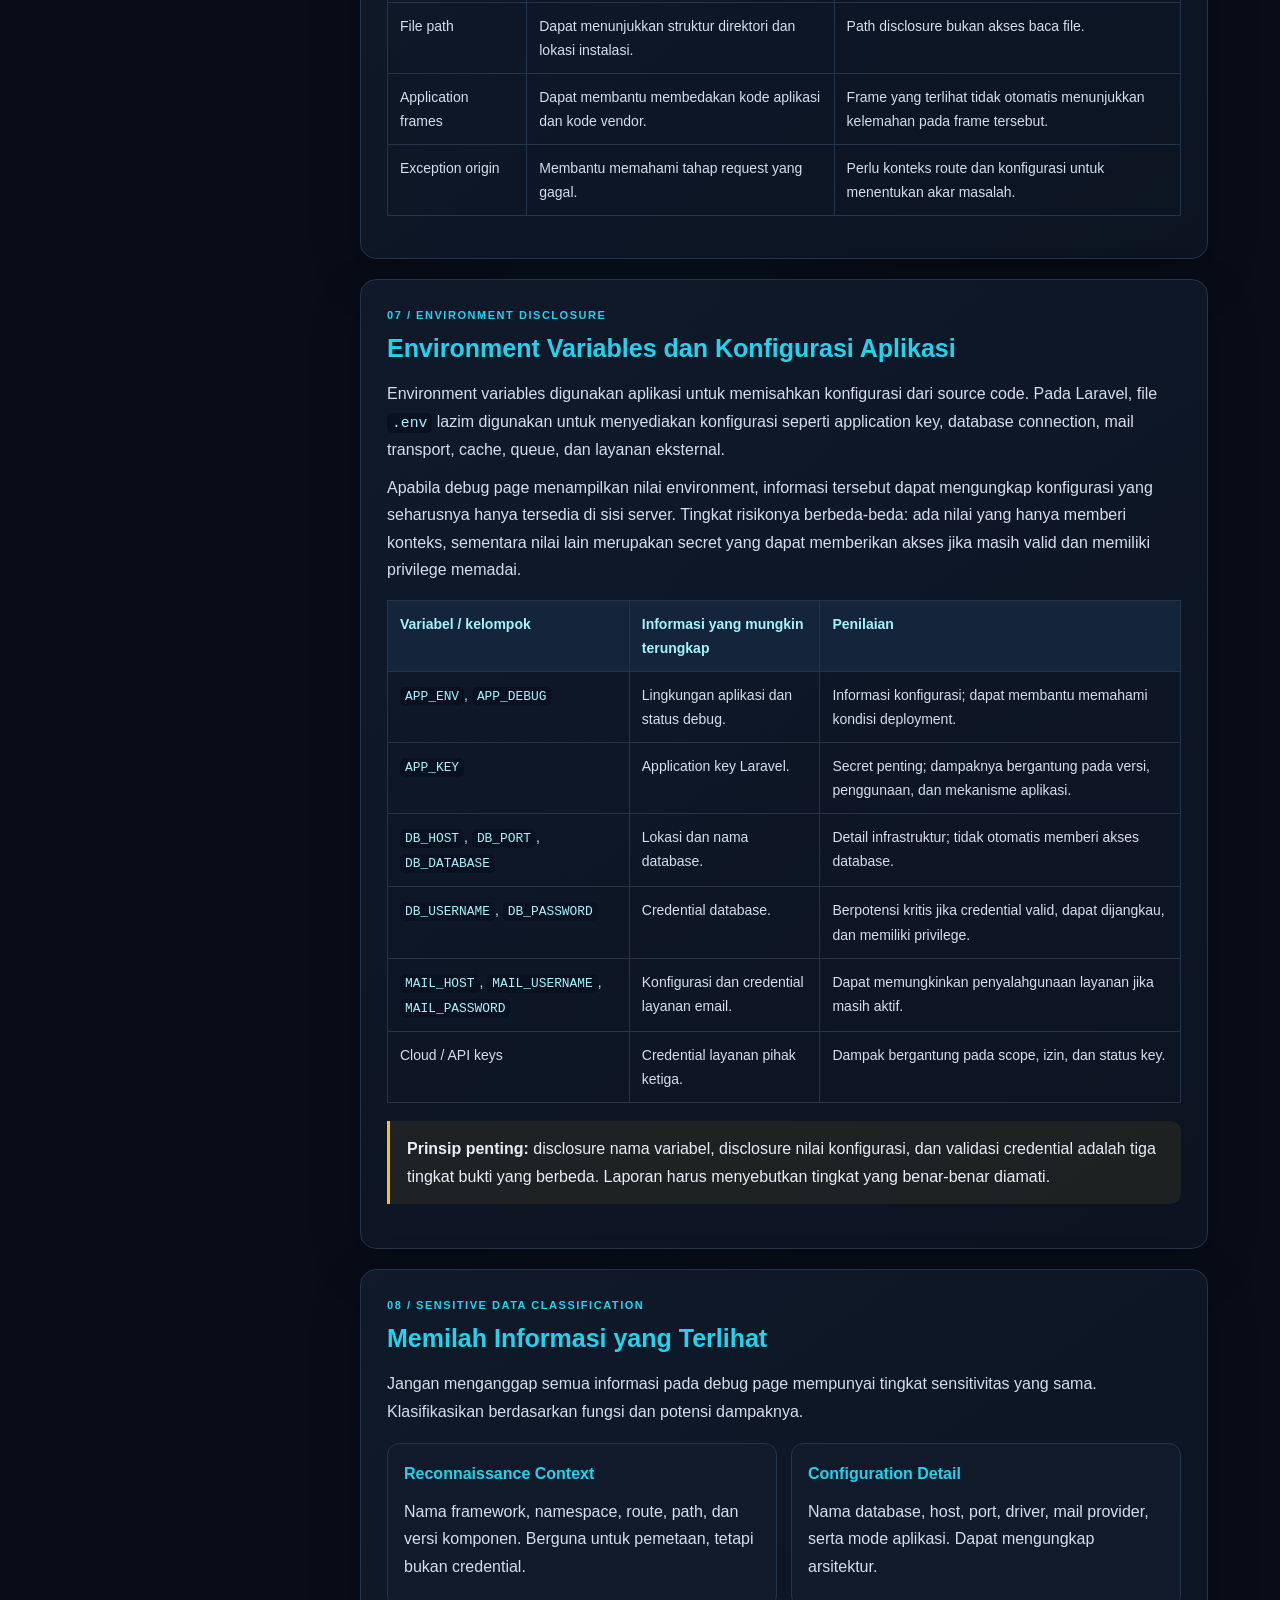
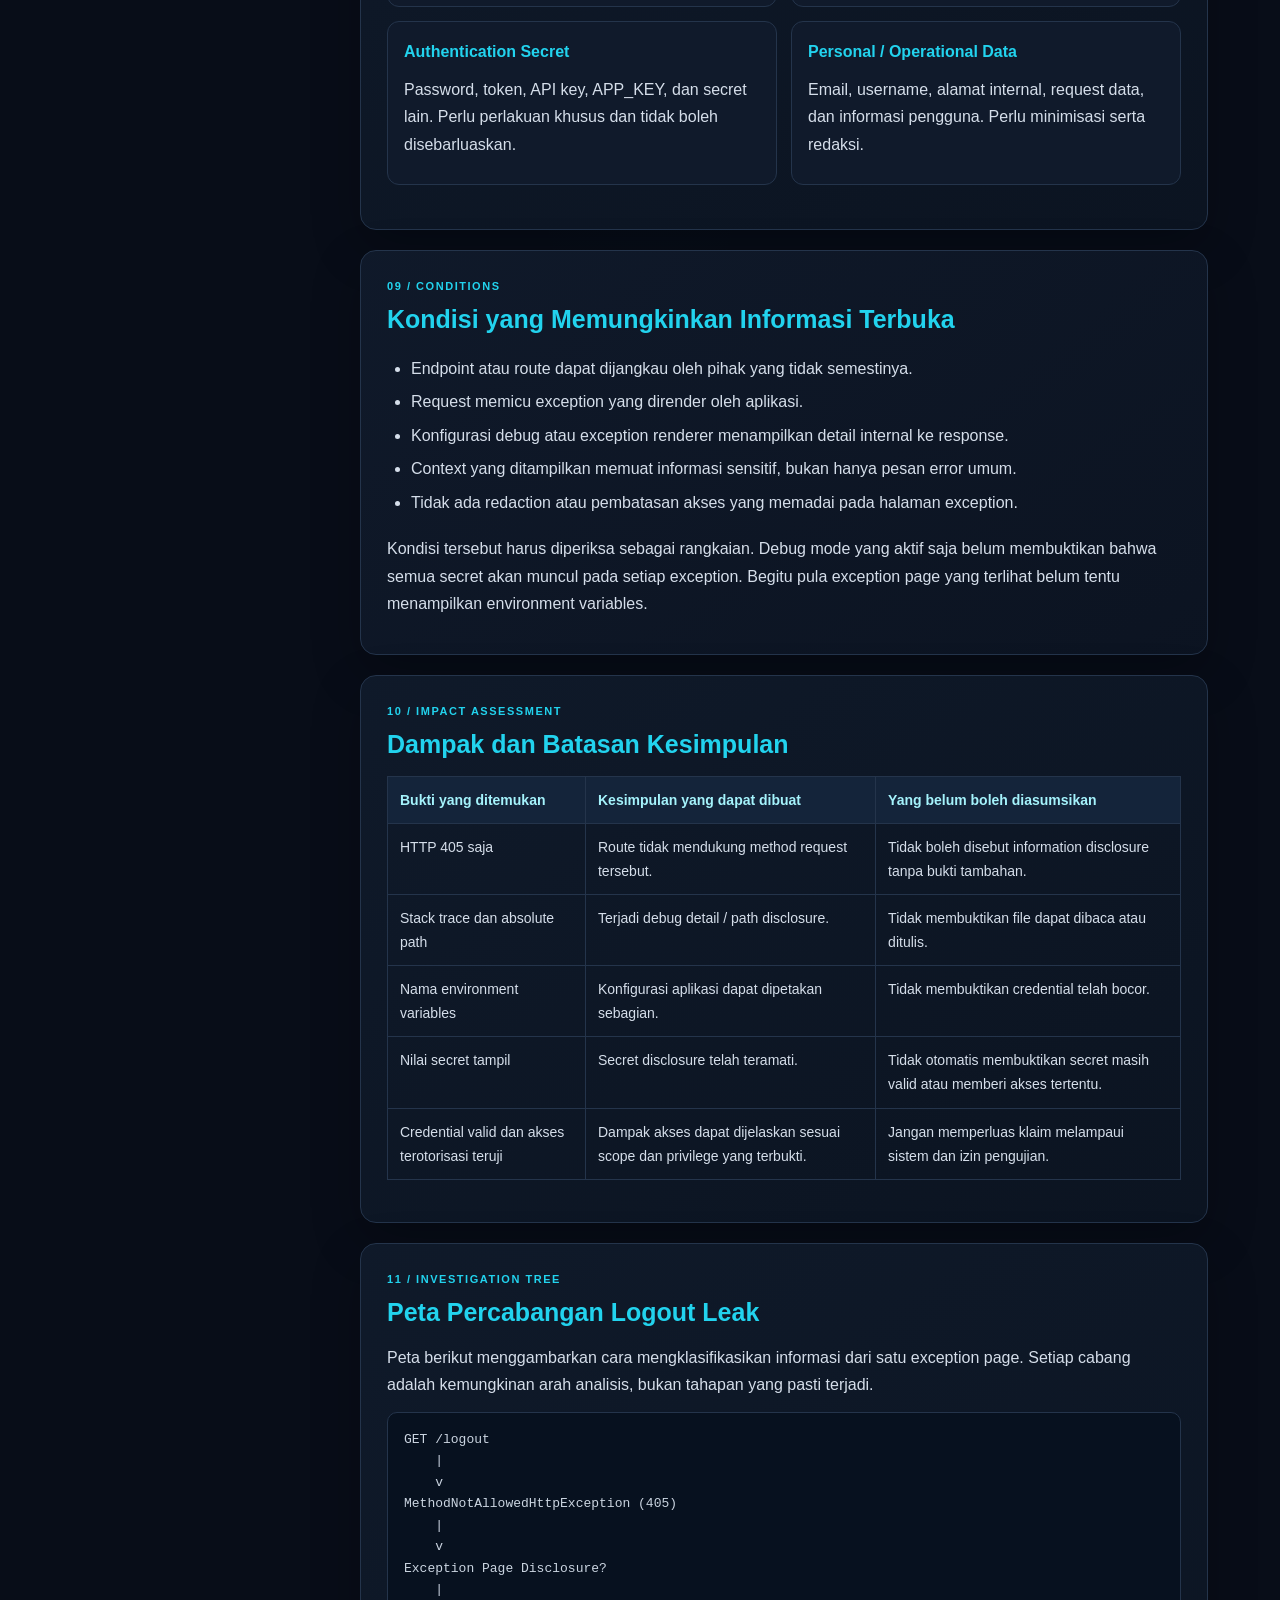
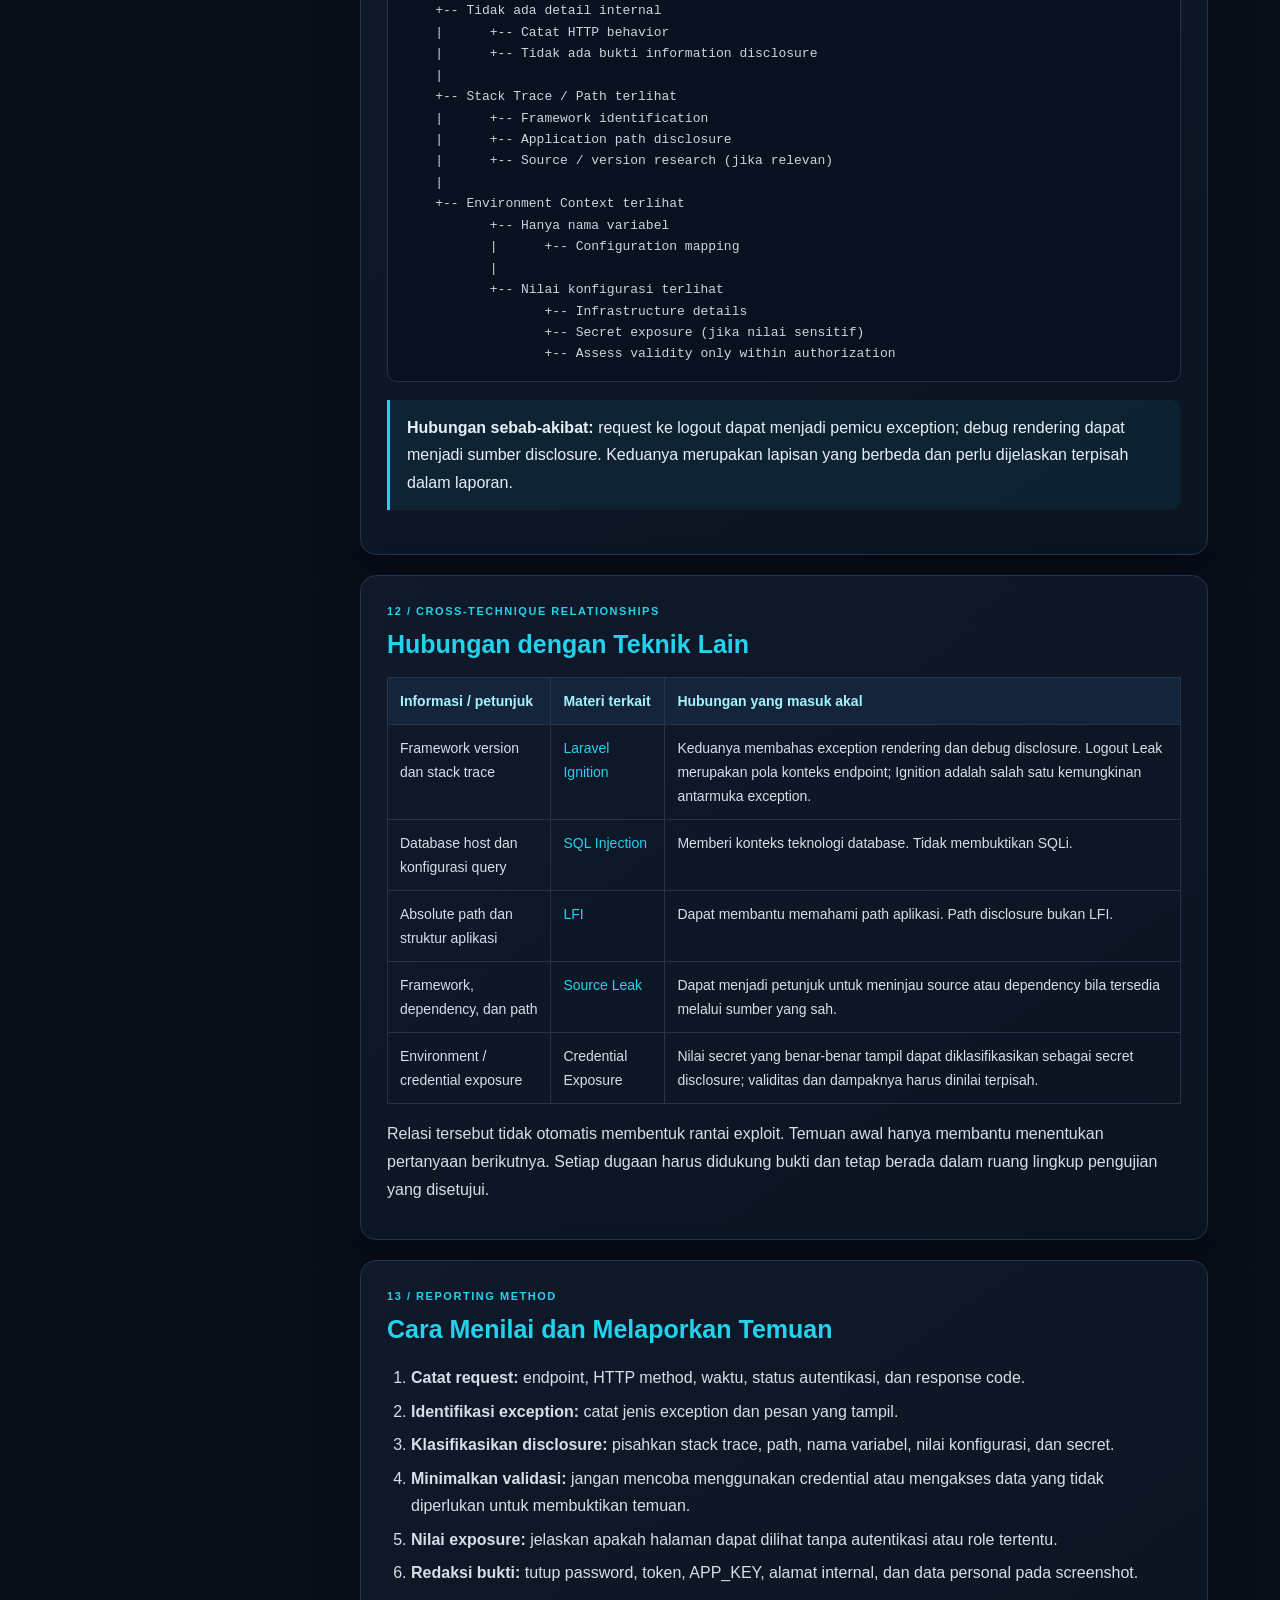
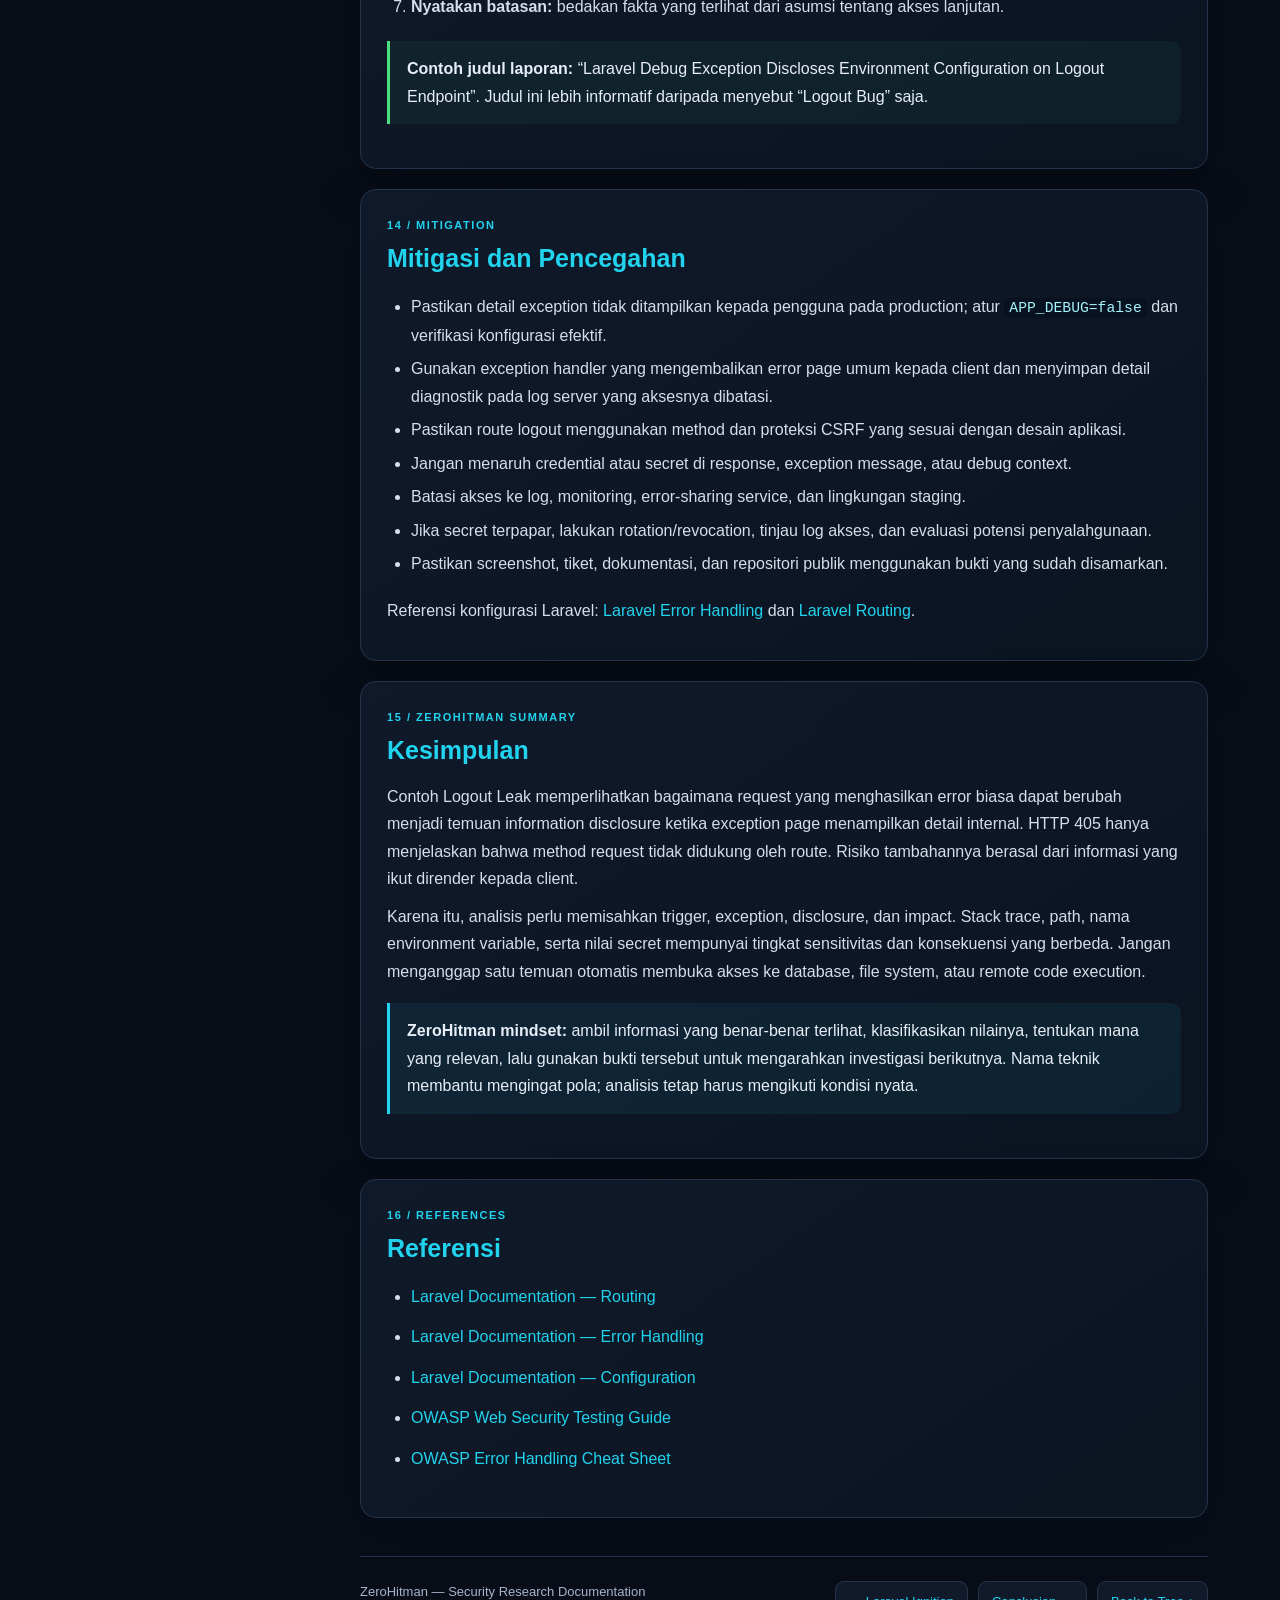
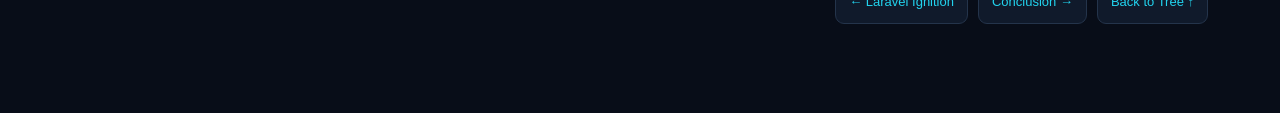
<file: laravel-logout-leak.html>
<!DOCTYPE html>
<html lang="id">
<head>
<meta charset="UTF-8">
<meta name="viewport" content="width=device-width, initial-scale=1">
<meta name="description" content="ZeroHitman: memahami istilah Logout Leak, MethodNotAllowedHttpException, Laravel debug exception disclosure, stack trace, environment variables, dan penilaian dampaknya.">
<meta name="theme-color" content="#080d18">
<title>Laravel Logout Leak — ZeroHitman Documentation</title>
<link rel="stylesheet" href="assets/css/docs.css">
<style>
.hero{padding-top:54px}.hero h1{max-width:920px}.notice{padding:13px 16px;border:1px solid #475569;border-radius:11px;background:#111827;color:#cbd5e1;font-size:14px}.definition{display:grid;grid-template-columns:repeat(2,minmax(0,1fr));gap:14px;margin:18px 0}.definition article{background:#101a2b;border:1px solid #24344b;border-radius:12px;padding:16px}.definition b{display:block;color:#22d3ee;margin-bottom:6px}.diagram{margin:20px 0;border:1px solid var(--line);background:#fff;border-radius:12px;padding:12px}.diagram img{display:block;width:100%;height:auto;max-height:760px;object-fit:contain}.diagram figcaption{color:#475569;font-size:13px;margin:10px 4px 2px}.tree{display:block;overflow-x:auto;white-space:pre;padding:16px;background:#07111f;border:1px solid #24344b;border-radius:10px;color:#cbd5e1;font:13px/1.65 ui-monospace,SFMono-Regular,Consolas,monospace}.kicker{color:#22d3ee;font-size:11px;font-weight:800;letter-spacing:.14em;text-transform:uppercase;margin-bottom:8px}.callout.warn{border-left-color:#fbbf24;background:rgba(251,191,36,.07)}.callout.good{border-left-color:#4ade80;background:rgba(74,222,128,.06)}.callout.danger{border-left-color:#fb7185;background:rgba(251,113,133,.07)}.source-list li{margin:7px 0;overflow-wrap:anywhere}@media(max-width:850px){.definition{grid-template-columns:1fr}}
</style>
  <link rel="canonical" href="https://zerohitman.github.io/laravel-logout-leak.html" />
  <meta name="robots" content="index,follow,max-image-preview:large" />
</head>
<body>
<header class="topbar"><div class="topbar-inner">
<a class="brand" href="index.html"><img src="hitman.png" alt="ZeroHitman logo"><span>ZeroHitman<small>SECURITY RESEARCH DOCUMENTATION</small></span></a>
<nav class="navlinks"><a href="tree.html">Investigation Tree</a><a href="sqli.html">SQLi</a><a href="lfi.html">LFI</a><a href="source-leak.html">Source Leak</a><a href="laravel-ignition.html">Ignition</a></nav>
</div></header>
<main class="wrap">
<section class="hero">
<div class="eyebrow">ZeroHitman / Technique Reference 06</div>
<h1>Laravel Logout Leak</h1>
<p>Mengenali pola ketika akses ke endpoint logout menghasilkan exception page yang membocorkan detail internal aplikasi. Materi ini menggunakan istilah “Logout Leak” sebagai nama deskriptif ZeroHitman, bukan sebagai nama vulnerability resmi Laravel.</p>
<div class="pills"><span class="pill">Laravel</span><span class="pill">HTTP Method Handling</span><span class="pill">MethodNotAllowedHttpException</span><span class="pill">Debug Information Disclosure</span></div>
</section>
<div class="layout">
<aside class="toc"><h2>Daftar Isi</h2><ol>
<li><a href="#intro">Pengertian Logout Leak</a></li><li><a href="#meaning">Istilah dan Batasan</a></li><li><a href="#http">HTTP Method dan Logout Route</a></li><li><a href="#exception">MethodNotAllowedHttpException</a></li><li><a href="#screenshot">Membaca Screenshot</a></li><li><a href="#stack">Stack Trace</a></li><li><a href="#environment">Environment Disclosure</a></li><li><a href="#secrets">Jenis Informasi Sensitif</a></li><li><a href="#conditions">Kondisi Terjadinya Leak</a></li><li><a href="#impact">Dampak dan Batasan</a></li><li><a href="#branching">Peta Percabangan</a></li><li><a href="#cross">Cross-Technique</a></li><li><a href="#assessment">Penilaian Temuan</a></li><li><a href="#mitigation">Mitigasi</a></li><li><a href="#summary">Kesimpulan</a></li><li><a href="#references">Referensi</a></li>
</ol></aside>
<div class="content">
<section class="section" id="intro"><div class="kicker">01 / Introduction</div><h2>Apa yang Dimaksud Laravel Logout Leak?</h2>
<p class="lead"><strong>Logout Leak</strong> adalah istilah deskriptif yang digunakan dalam dokumentasi ZeroHitman untuk menggambarkan kondisi ketika permintaan ke endpoint logout memicu halaman exception Laravel yang menampilkan informasi internal aplikasi.</p>
<p>Contoh yang dibahas di sini memperlihatkan endpoint <code>/logout</code> menerima atau diakses menggunakan HTTP method <code>GET</code>, sedangkan route tersebut hanya mendukung <code>POST</code>. Laravel menghasilkan <code>MethodNotAllowedHttpException</code>. Masalah keamanan yang perlu diperhatikan bukan semata-mata perbedaan method tersebut, melainkan detail exception yang kemudian ditampilkan kepada pengunjung.</p>
<div class="callout"><strong>Inti pembedaan:</strong> HTTP 405 / Method Not Allowed merupakan respons atas method yang tidak didukung route. Ia bukan otomatis vulnerability. Kebocoran terjadi apabila halaman error yang menyertai respons tersebut mengungkap stack trace, path, environment variables, credential, atau informasi internal lain kepada pihak yang tidak berwenang.</div>
</section>
<section class="section" id="meaning"><div class="kicker">02 / Terminology</div><h2>Logout Leak Bukan Nama Vulnerability Resmi</h2>
<p>Nama “Logout Leak” dibuat agar pola temuan ini mudah diingat dan dibahas di dalam Tree ZeroHitman. Dalam laporan formal, sebaiknya nama tersebut diterangkan dengan istilah teknis yang lebih spesifik, misalnya <strong>debug exception information disclosure on logout endpoint</strong>.</p>
<div class="definition">
<article><b>Trigger / Pemicu</b><p>Permintaan dengan HTTP method yang tidak sesuai terhadap route logout, misalnya GET ketika route hanya menerima POST.</p></article>
<article><b>Exception</b><p>Framework menghasilkan MethodNotAllowedHttpException untuk menunjukkan method yang tidak didukung.</p></article>
<article><b>Disclosure</b><p>Exception renderer menampilkan detail internal seperti stack trace atau environment context kepada klien.</p></article>
<article><b>Impact</b><p>Dampaknya bergantung pada informasi yang benar-benar terekspos, keterjangkauan endpoint, dan apakah nilai sensitif masih aktif.</p></article>
</div>
<div class="callout warn"><strong>Jangan menyamakan trigger dan impact.</strong> Route yang hanya menerima POST adalah perilaku normal. Informasi disclosure merupakan kondisi tambahan yang harus dibuktikan secara terpisah.</div>
</section>
<section class="section" id="http"><div class="kicker">03 / HTTP Request</div><h2>HTTP Method dan Route Logout</h2>
<p>HTTP method menyatakan jenis tindakan yang diminta oleh client. Aplikasi dapat mendefinisikan route tertentu hanya untuk method yang telah ditentukan. Pada banyak starter kit Laravel, logout menggunakan POST agar perubahan status autentikasi tidak dilakukan melalui navigasi GET biasa.</p>
<div class="table-wrap"><table><thead><tr><th>Komponen</th><th>Contoh pada kasus</th><th>Makna</th></tr></thead><tbody>
<tr><td>Path</td><td><code>/logout</code></td><td>Endpoint yang dituju oleh request.</td></tr>
<tr><td>Request method</td><td><code>GET</code></td><td>Method yang digunakan oleh browser/client dalam screenshot.</td></tr>
<tr><td>Allowed method</td><td><code>POST</code></td><td>Method yang dinyatakan didukung oleh route.</td></tr>
<tr><td>HTTP result</td><td><code>405 Method Not Allowed</code></td><td>Route dikenali, tetapi method request tidak didukung.</td></tr>
</tbody></table></div>
<p>Perilaku route yang tepat tetap bergantung pada definisi route dan versi aplikasi. Karena itu, jangan menyimpulkan semua aplikasi Laravel memiliki aturan logout yang sama hanya dari satu screenshot.</p>
</section>
<section class="section" id="exception"><div class="kicker">04 / Exception Handling</div><h2>MethodNotAllowedHttpException</h2>
<p>Laravel menggunakan routing layer untuk mencocokkan request dengan route aplikasi. Jika path cocok tetapi HTTP method tidak termasuk method yang diizinkan, proses routing dapat menghasilkan <code>MethodNotAllowedHttpException</code>. Pesan seperti “The GET method is not supported for this route. Supported methods: POST.” menjelaskan ketidaksesuaian tersebut.</p>
<pre class="tree">Client Request
     |
     |  GET /logout
     v
Laravel Router
     |
     |  Route path ditemukan
     |  GET tidak termasuk method yang diizinkan
     v
MethodNotAllowedHttpException
     |
     v
Exception Handler / Renderer
     |
     +---- Production-safe response
     |       -> Pesan umum, tanpa detail internal
     |
     +---- Debug detail ditampilkan
             -> Stack trace / context dapat terlihat</pre>
<div class="callout good"><strong>Catatan analisis:</strong> bagian yang menentukan risiko disclosure adalah bagaimana exception ditangani dan dirender. HTTP 405 sendiri tidak membuktikan adanya kebocoran.</div>
</section>
<section class="section" id="screenshot"><div class="kicker">05 / Case Study</div><h2>Membaca Screenshot Temuan</h2>
<p>Screenshot berikut berasal dari contoh yang diberikan penulis. Nilai environment yang sensitif telah ditutup untuk mencegah penyebaran credential dan secret. Gambar ini menunjukkan pola tampilan yang dianalisis, bukan bukti bahwa seluruh informasi yang terlihat masih valid atau dapat digunakan.</p>
<figure class="diagram"><img src="assets/images/laravel-logout-leak-redacted.png" alt="Screenshot Laravel exception page pada endpoint logout dengan nilai environment disamarkan"><figcaption>Contoh Laravel exception page pada route /logout. Bagian nilai environment disamarkan; nama variabel tetap terlihat agar struktur disclosure dapat dipelajari.</figcaption></figure>
<h3>Bagian kiri: exception dan stack trace</h3>
<ul><li>Terlihat exception <code>MethodNotAllowedHttpException</code>.</li><li>Pesan menyebutkan bahwa method GET tidak didukung dan method POST yang diterima.</li><li>Daftar frame menunjukkan alur pemrosesan request melalui komponen routing dan framework.</li><li>Path file internal dapat mengungkap struktur direktori aplikasi atau lokasi framework.</li></ul>
<h3>Bagian kanan: Environment Variables</h3>
<ul><li>Nama variabel seperti <code>APP_ENV</code>, <code>APP_DEBUG</code>, <code>APP_KEY</code>, <code>DB_HOST</code>, <code>DB_DATABASE</code>, <code>DB_USERNAME</code>, dan <code>MAIL_PASSWORD</code> terlihat pada halaman asli.</li><li>Nilai variabel tidak ditampilkan di gambar dokumentasi ini karena dapat mengandung secret dan detail infrastruktur.</li><li>Nama variabel saja dapat memberi petunjuk mengenai teknologi dan komponen yang digunakan, tetapi tidak sama dengan memperoleh nilai credential.</li></ul>
<div class="callout danger"><strong>Perlindungan bukti:</strong> screenshot asli mengandung nilai yang tampak seperti APP_KEY, database credential, mail credential, dan alamat internal. Jangan mengunggah screenshot asli ke repositori publik atau laporan yang tidak dibatasi. Gunakan salinan yang sudah disamarkan dan lakukan rotation terhadap secret jika nilai tersebut masih aktif serta pernah terekspos.</div>
</section>
<section class="section" id="stack"><div class="kicker">06 / Stack Trace Analysis</div><h2>Apa yang Bisa Dipelajari dari Stack Trace?</h2>
<p>Stack trace merekam rangkaian pemanggilan fungsi yang berkaitan dengan exception. Dalam konteks investigasi, informasi ini membantu memahami framework, komponen routing, lokasi kode, dan titik terjadinya kegagalan.</p>
<div class="table-wrap"><table><thead><tr><th>Informasi</th><th>Nilai analisis</th><th>Batasan</th></tr></thead><tbody>
<tr><td>Framework namespace</td><td>Membantu mengenali Laravel, Symfony components, atau library lain.</td><td>Tidak selalu cukup untuk menentukan versi patch yang tepat.</td></tr>
<tr><td>File path</td><td>Dapat menunjukkan struktur direktori dan lokasi instalasi.</td><td>Path disclosure bukan akses baca file.</td></tr>
<tr><td>Application frames</td><td>Dapat membantu membedakan kode aplikasi dan kode vendor.</td><td>Frame yang terlihat tidak otomatis menunjukkan kelemahan pada frame tersebut.</td></tr>
<tr><td>Exception origin</td><td>Membantu memahami tahap request yang gagal.</td><td>Perlu konteks route dan konfigurasi untuk menentukan akar masalah.</td></tr>
</tbody></table></div>
</section>
<section class="section" id="environment"><div class="kicker">07 / Environment Disclosure</div><h2>Environment Variables dan Konfigurasi Aplikasi</h2>
<p>Environment variables digunakan aplikasi untuk memisahkan konfigurasi dari source code. Pada Laravel, file <code>.env</code> lazim digunakan untuk menyediakan konfigurasi seperti application key, database connection, mail transport, cache, queue, dan layanan eksternal.</p>
<p>Apabila debug page menampilkan nilai environment, informasi tersebut dapat mengungkap konfigurasi yang seharusnya hanya tersedia di sisi server. Tingkat risikonya berbeda-beda: ada nilai yang hanya memberi konteks, sementara nilai lain merupakan secret yang dapat memberikan akses jika masih valid dan memiliki privilege memadai.</p>
<div class="table-wrap"><table><thead><tr><th>Variabel / kelompok</th><th>Informasi yang mungkin terungkap</th><th>Penilaian</th></tr></thead><tbody>
<tr><td><code>APP_ENV</code>, <code>APP_DEBUG</code></td><td>Lingkungan aplikasi dan status debug.</td><td>Informasi konfigurasi; dapat membantu memahami kondisi deployment.</td></tr>
<tr><td><code>APP_KEY</code></td><td>Application key Laravel.</td><td>Secret penting; dampaknya bergantung pada versi, penggunaan, dan mekanisme aplikasi.</td></tr>
<tr><td><code>DB_HOST</code>, <code>DB_PORT</code>, <code>DB_DATABASE</code></td><td>Lokasi dan nama database.</td><td>Detail infrastruktur; tidak otomatis memberi akses database.</td></tr>
<tr><td><code>DB_USERNAME</code>, <code>DB_PASSWORD</code></td><td>Credential database.</td><td>Berpotensi kritis jika credential valid, dapat dijangkau, dan memiliki privilege.</td></tr>
<tr><td><code>MAIL_HOST</code>, <code>MAIL_USERNAME</code>, <code>MAIL_PASSWORD</code></td><td>Konfigurasi dan credential layanan email.</td><td>Dapat memungkinkan penyalahgunaan layanan jika masih aktif.</td></tr>
<tr><td>Cloud / API keys</td><td>Credential layanan pihak ketiga.</td><td>Dampak bergantung pada scope, izin, dan status key.</td></tr>
</tbody></table></div>
<div class="callout warn"><strong>Prinsip penting:</strong> disclosure nama variabel, disclosure nilai konfigurasi, dan validasi credential adalah tiga tingkat bukti yang berbeda. Laporan harus menyebutkan tingkat yang benar-benar diamati.</div>
</section>
<section class="section" id="secrets"><div class="kicker">08 / Sensitive Data Classification</div><h2>Memilah Informasi yang Terlihat</h2>
<p>Jangan menganggap semua informasi pada debug page mempunyai tingkat sensitivitas yang sama. Klasifikasikan berdasarkan fungsi dan potensi dampaknya.</p>
<div class="definition">
<article><b>Reconnaissance Context</b><p>Nama framework, namespace, route, path, dan versi komponen. Berguna untuk pemetaan, tetapi bukan credential.</p></article>
<article><b>Configuration Detail</b><p>Nama database, host, port, driver, mail provider, serta mode aplikasi. Dapat mengungkap arsitektur.</p></article>
<article><b>Authentication Secret</b><p>Password, token, API key, APP_KEY, dan secret lain. Perlu perlakuan khusus dan tidak boleh disebarluaskan.</p></article>
<article><b>Personal / Operational Data</b><p>Email, username, alamat internal, request data, dan informasi pengguna. Perlu minimisasi serta redaksi.</p></article>
</div>
</section>
<section class="section" id="conditions"><div class="kicker">09 / Conditions</div><h2>Kondisi yang Memungkinkan Informasi Terbuka</h2>
<ul><li>Endpoint atau route dapat dijangkau oleh pihak yang tidak semestinya.</li><li>Request memicu exception yang dirender oleh aplikasi.</li><li>Konfigurasi debug atau exception renderer menampilkan detail internal ke response.</li><li>Context yang ditampilkan memuat informasi sensitif, bukan hanya pesan error umum.</li><li>Tidak ada redaction atau pembatasan akses yang memadai pada halaman exception.</li></ul>
<p>Kondisi tersebut harus diperiksa sebagai rangkaian. Debug mode yang aktif saja belum membuktikan bahwa semua secret akan muncul pada setiap exception. Begitu pula exception page yang terlihat belum tentu menampilkan environment variables.</p>
</section>
<section class="section" id="impact"><div class="kicker">10 / Impact Assessment</div><h2>Dampak dan Batasan Kesimpulan</h2>
<div class="table-wrap"><table><thead><tr><th>Bukti yang ditemukan</th><th>Kesimpulan yang dapat dibuat</th><th>Yang belum boleh diasumsikan</th></tr></thead><tbody>
<tr><td>HTTP 405 saja</td><td>Route tidak mendukung method request tersebut.</td><td>Tidak boleh disebut information disclosure tanpa bukti tambahan.</td></tr>
<tr><td>Stack trace dan absolute path</td><td>Terjadi debug detail / path disclosure.</td><td>Tidak membuktikan file dapat dibaca atau ditulis.</td></tr>
<tr><td>Nama environment variables</td><td>Konfigurasi aplikasi dapat dipetakan sebagian.</td><td>Tidak membuktikan credential telah bocor.</td></tr>
<tr><td>Nilai secret tampil</td><td>Secret disclosure telah teramati.</td><td>Tidak otomatis membuktikan secret masih valid atau memberi akses tertentu.</td></tr>
<tr><td>Credential valid dan akses terotorisasi teruji</td><td>Dampak akses dapat dijelaskan sesuai scope dan privilege yang terbukti.</td><td>Jangan memperluas klaim melampaui sistem dan izin pengujian.</td></tr>
</tbody></table></div>
</section>
<section class="section" id="branching"><div class="kicker">11 / Investigation Tree</div><h2>Peta Percabangan Logout Leak</h2>
<p>Peta berikut menggambarkan cara mengklasifikasikan informasi dari satu exception page. Setiap cabang adalah kemungkinan arah analisis, bukan tahapan yang pasti terjadi.</p>
<pre class="tree">GET /logout
    |
    v
MethodNotAllowedHttpException (405)
    |
    v
Exception Page Disclosure?
    |
    +-- Tidak ada detail internal
    |      +-- Catat HTTP behavior
    |      +-- Tidak ada bukti information disclosure
    |
    +-- Stack Trace / Path terlihat
    |      +-- Framework identification
    |      +-- Application path disclosure
    |      +-- Source / version research (jika relevan)
    |
    +-- Environment Context terlihat
           +-- Hanya nama variabel
           |      +-- Configuration mapping
           |
           +-- Nilai konfigurasi terlihat
                  +-- Infrastructure details
                  +-- Secret exposure (jika nilai sensitif)
                  +-- Assess validity only within authorization</pre>
<div class="callout"><strong>Hubungan sebab-akibat:</strong> request ke logout dapat menjadi pemicu exception; debug rendering dapat menjadi sumber disclosure. Keduanya merupakan lapisan yang berbeda dan perlu dijelaskan terpisah dalam laporan.</div>
</section>
<section class="section" id="cross"><div class="kicker">12 / Cross-Technique Relationships</div><h2>Hubungan dengan Teknik Lain</h2>
<div class="table-wrap"><table><thead><tr><th>Informasi / petunjuk</th><th>Materi terkait</th><th>Hubungan yang masuk akal</th></tr></thead><tbody>
<tr><td>Framework version dan stack trace</td><td><a href="laravel-ignition.html">Laravel Ignition</a></td><td>Keduanya membahas exception rendering dan debug disclosure. Logout Leak merupakan pola konteks endpoint; Ignition adalah salah satu kemungkinan antarmuka exception.</td></tr>
<tr><td>Database host dan konfigurasi query</td><td><a href="sqli.html">SQL Injection</a></td><td>Memberi konteks teknologi database. Tidak membuktikan SQLi.</td></tr>
<tr><td>Absolute path dan struktur aplikasi</td><td><a href="lfi.html">LFI</a></td><td>Dapat membantu memahami path aplikasi. Path disclosure bukan LFI.</td></tr>
<tr><td>Framework, dependency, dan path</td><td><a href="source-leak.html">Source Leak</a></td><td>Dapat menjadi petunjuk untuk meninjau source atau dependency bila tersedia melalui sumber yang sah.</td></tr>
<tr><td>Environment / credential exposure</td><td>Credential Exposure</td><td>Nilai secret yang benar-benar tampil dapat diklasifikasikan sebagai secret disclosure; validitas dan dampaknya harus dinilai terpisah.</td></tr>
</tbody></table></div>
<p>Relasi tersebut tidak otomatis membentuk rantai exploit. Temuan awal hanya membantu menentukan pertanyaan berikutnya. Setiap dugaan harus didukung bukti dan tetap berada dalam ruang lingkup pengujian yang disetujui.</p>
</section>
<section class="section" id="assessment"><div class="kicker">13 / Reporting Method</div><h2>Cara Menilai dan Melaporkan Temuan</h2>
<ol><li><strong>Catat request:</strong> endpoint, HTTP method, waktu, status autentikasi, dan response code.</li><li><strong>Identifikasi exception:</strong> catat jenis exception dan pesan yang tampil.</li><li><strong>Klasifikasikan disclosure:</strong> pisahkan stack trace, path, nama variabel, nilai konfigurasi, dan secret.</li><li><strong>Minimalkan validasi:</strong> jangan mencoba menggunakan credential atau mengakses data yang tidak diperlukan untuk membuktikan temuan.</li><li><strong>Nilai exposure:</strong> jelaskan apakah halaman dapat dilihat tanpa autentikasi atau role tertentu.</li><li><strong>Redaksi bukti:</strong> tutup password, token, APP_KEY, alamat internal, dan data personal pada screenshot.</li><li><strong>Nyatakan batasan:</strong> bedakan fakta yang terlihat dari asumsi tentang akses lanjutan.</li></ol>
<div class="callout good"><strong>Contoh judul laporan:</strong> “Laravel Debug Exception Discloses Environment Configuration on Logout Endpoint”. Judul ini lebih informatif daripada menyebut “Logout Bug” saja.</div>
</section>
<section class="section" id="mitigation"><div class="kicker">14 / Mitigation</div><h2>Mitigasi dan Pencegahan</h2>
<ul><li>Pastikan detail exception tidak ditampilkan kepada pengguna pada production; atur <code>APP_DEBUG=false</code> dan verifikasi konfigurasi efektif.</li><li>Gunakan exception handler yang mengembalikan error page umum kepada client dan menyimpan detail diagnostik pada log server yang aksesnya dibatasi.</li><li>Pastikan route logout menggunakan method dan proteksi CSRF yang sesuai dengan desain aplikasi.</li><li>Jangan menaruh credential atau secret di response, exception message, atau debug context.</li><li>Batasi akses ke log, monitoring, error-sharing service, dan lingkungan staging.</li><li>Jika secret terpapar, lakukan rotation/revocation, tinjau log akses, dan evaluasi potensi penyalahgunaan.</li><li>Pastikan screenshot, tiket, dokumentasi, dan repositori publik menggunakan bukti yang sudah disamarkan.</li></ul>
<p>Referensi konfigurasi Laravel: <a href="https://laravel.com/docs/11.x/errors" target="_blank" rel="noopener">Laravel Error Handling</a> dan <a href="https://laravel.com/docs/11.x/routing" target="_blank" rel="noopener">Laravel Routing</a>.</p>
</section>
<section class="section" id="summary"><div class="kicker">15 / ZeroHitman Summary</div><h2>Kesimpulan</h2>
<p>Contoh Logout Leak memperlihatkan bagaimana request yang menghasilkan error biasa dapat berubah menjadi temuan information disclosure ketika exception page menampilkan detail internal. HTTP 405 hanya menjelaskan bahwa method request tidak didukung oleh route. Risiko tambahannya berasal dari informasi yang ikut dirender kepada client.</p>
<p>Karena itu, analisis perlu memisahkan trigger, exception, disclosure, dan impact. Stack trace, path, nama environment variable, serta nilai secret mempunyai tingkat sensitivitas dan konsekuensi yang berbeda. Jangan menganggap satu temuan otomatis membuka akses ke database, file system, atau remote code execution.</p>
<div class="callout"><strong>ZeroHitman mindset:</strong> ambil informasi yang benar-benar terlihat, klasifikasikan nilainya, tentukan mana yang relevan, lalu gunakan bukti tersebut untuk mengarahkan investigasi berikutnya. Nama teknik membantu mengingat pola; analisis tetap harus mengikuti kondisi nyata.</div>
</section>
<section class="section" id="references"><div class="kicker">16 / References</div><h2>Referensi</h2>
<ul class="source-list">
<li><a href="https://laravel.com/docs/11.x/routing" target="_blank" rel="noopener">Laravel Documentation — Routing</a></li>
<li><a href="https://laravel.com/docs/11.x/errors" target="_blank" rel="noopener">Laravel Documentation — Error Handling</a></li>
<li><a href="https://laravel.com/docs/11.x/configuration" target="_blank" rel="noopener">Laravel Documentation — Configuration</a></li>
<li><a href="https://owasp.org/www-project-web-security-testing-guide/" target="_blank" rel="noopener">OWASP Web Security Testing Guide</a></li>
<li><a href="https://cheatsheetseries.owasp.org/cheatsheets/Error_Handling_Cheat_Sheet.html" target="_blank" rel="noopener">OWASP Error Handling Cheat Sheet</a></li>
</ul>
</section>
<footer class="footer"><span>ZeroHitman — Security Research Documentation</span><div class="next-links"><a href="laravel-ignition.html">← Laravel Ignition</a><a href="conclusion.html">Conclusion →</a><a href="tree.html">Back to Tree ↑</a></div></footer>
</div></div>
</main>
</body>
</html>
</file>
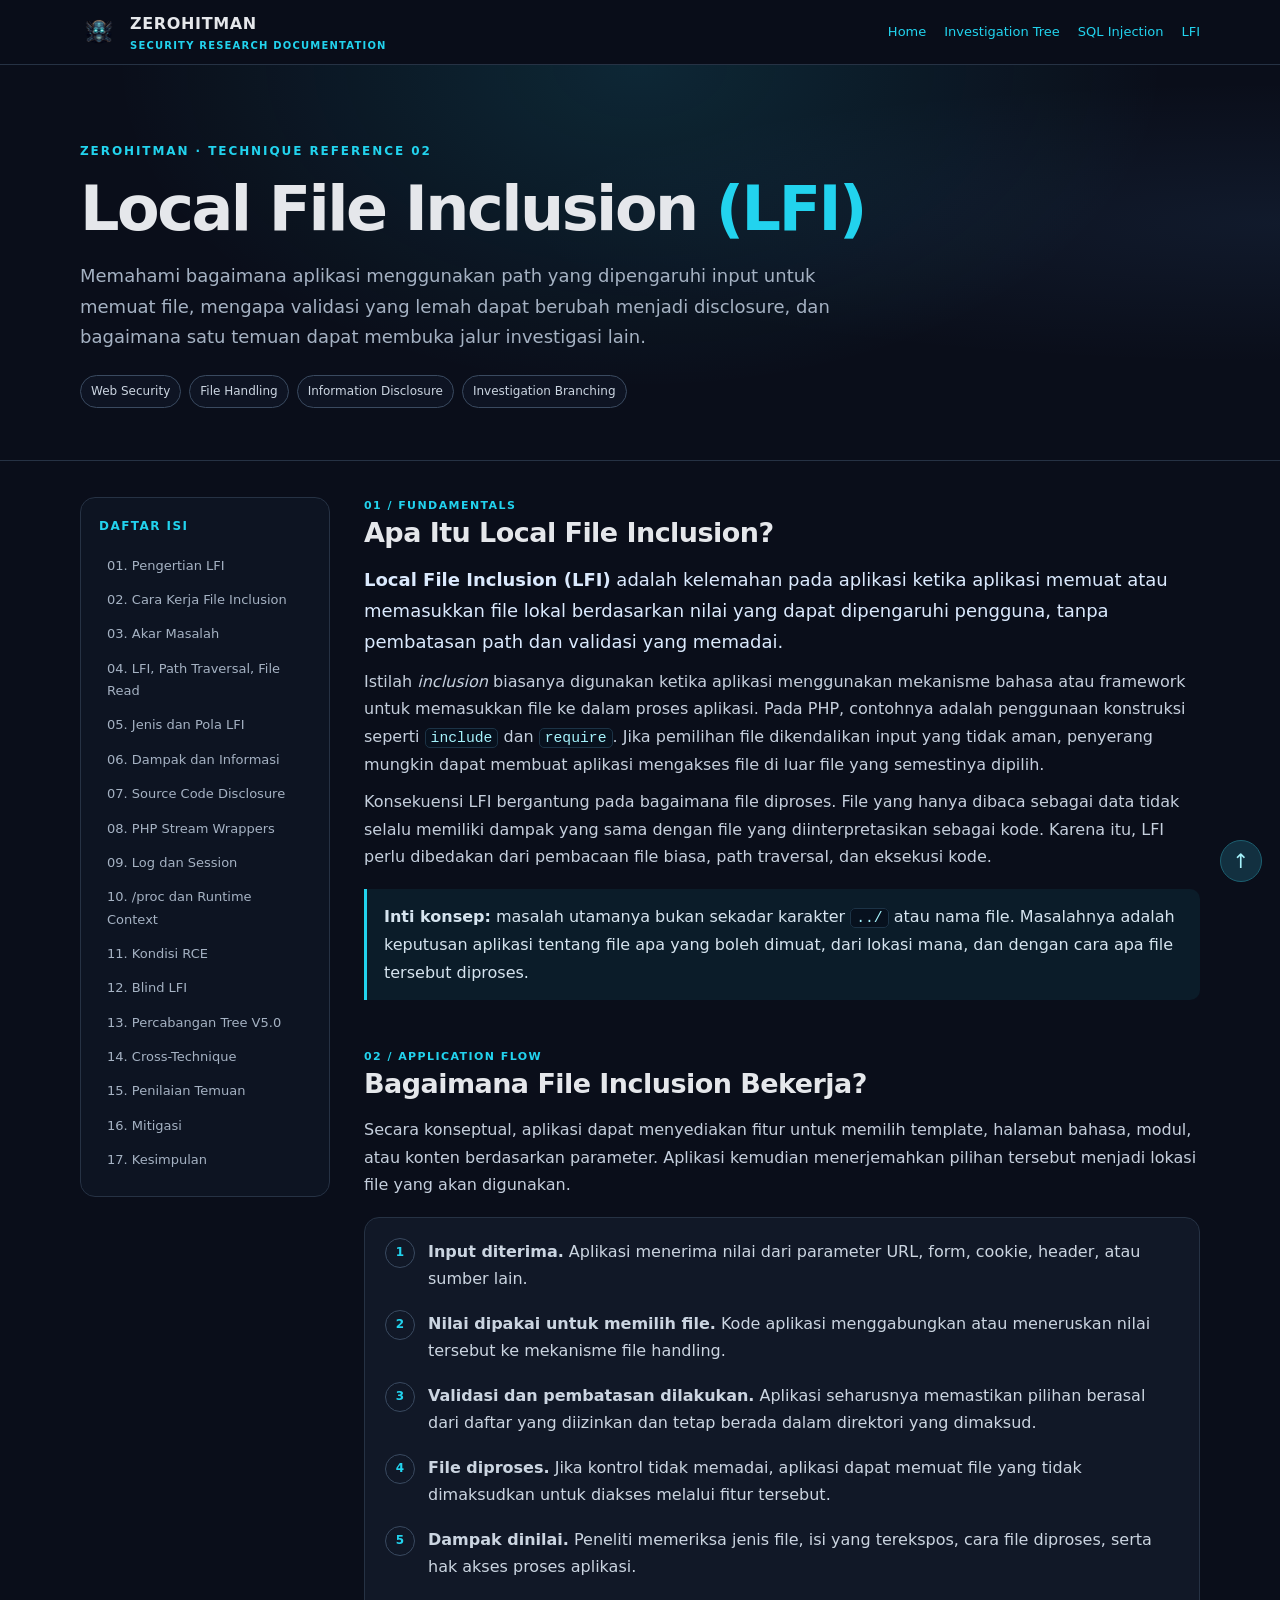
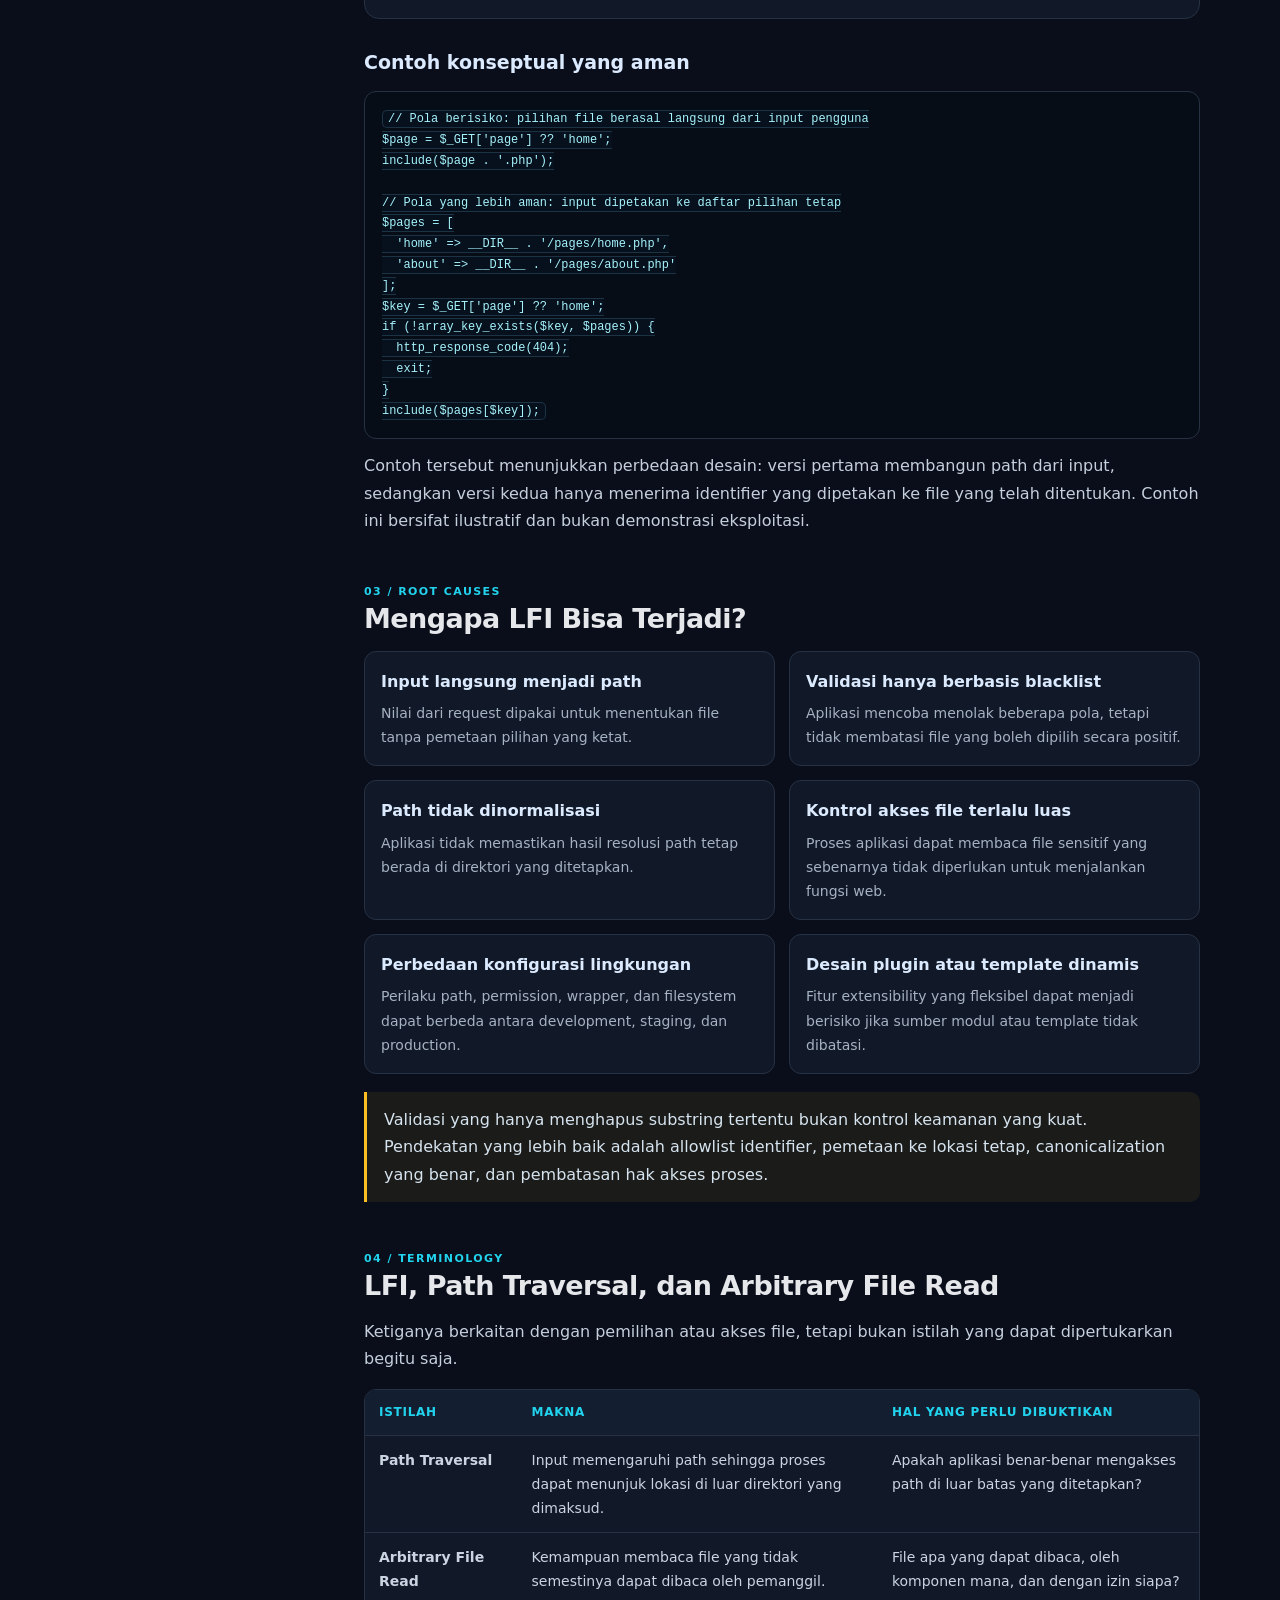
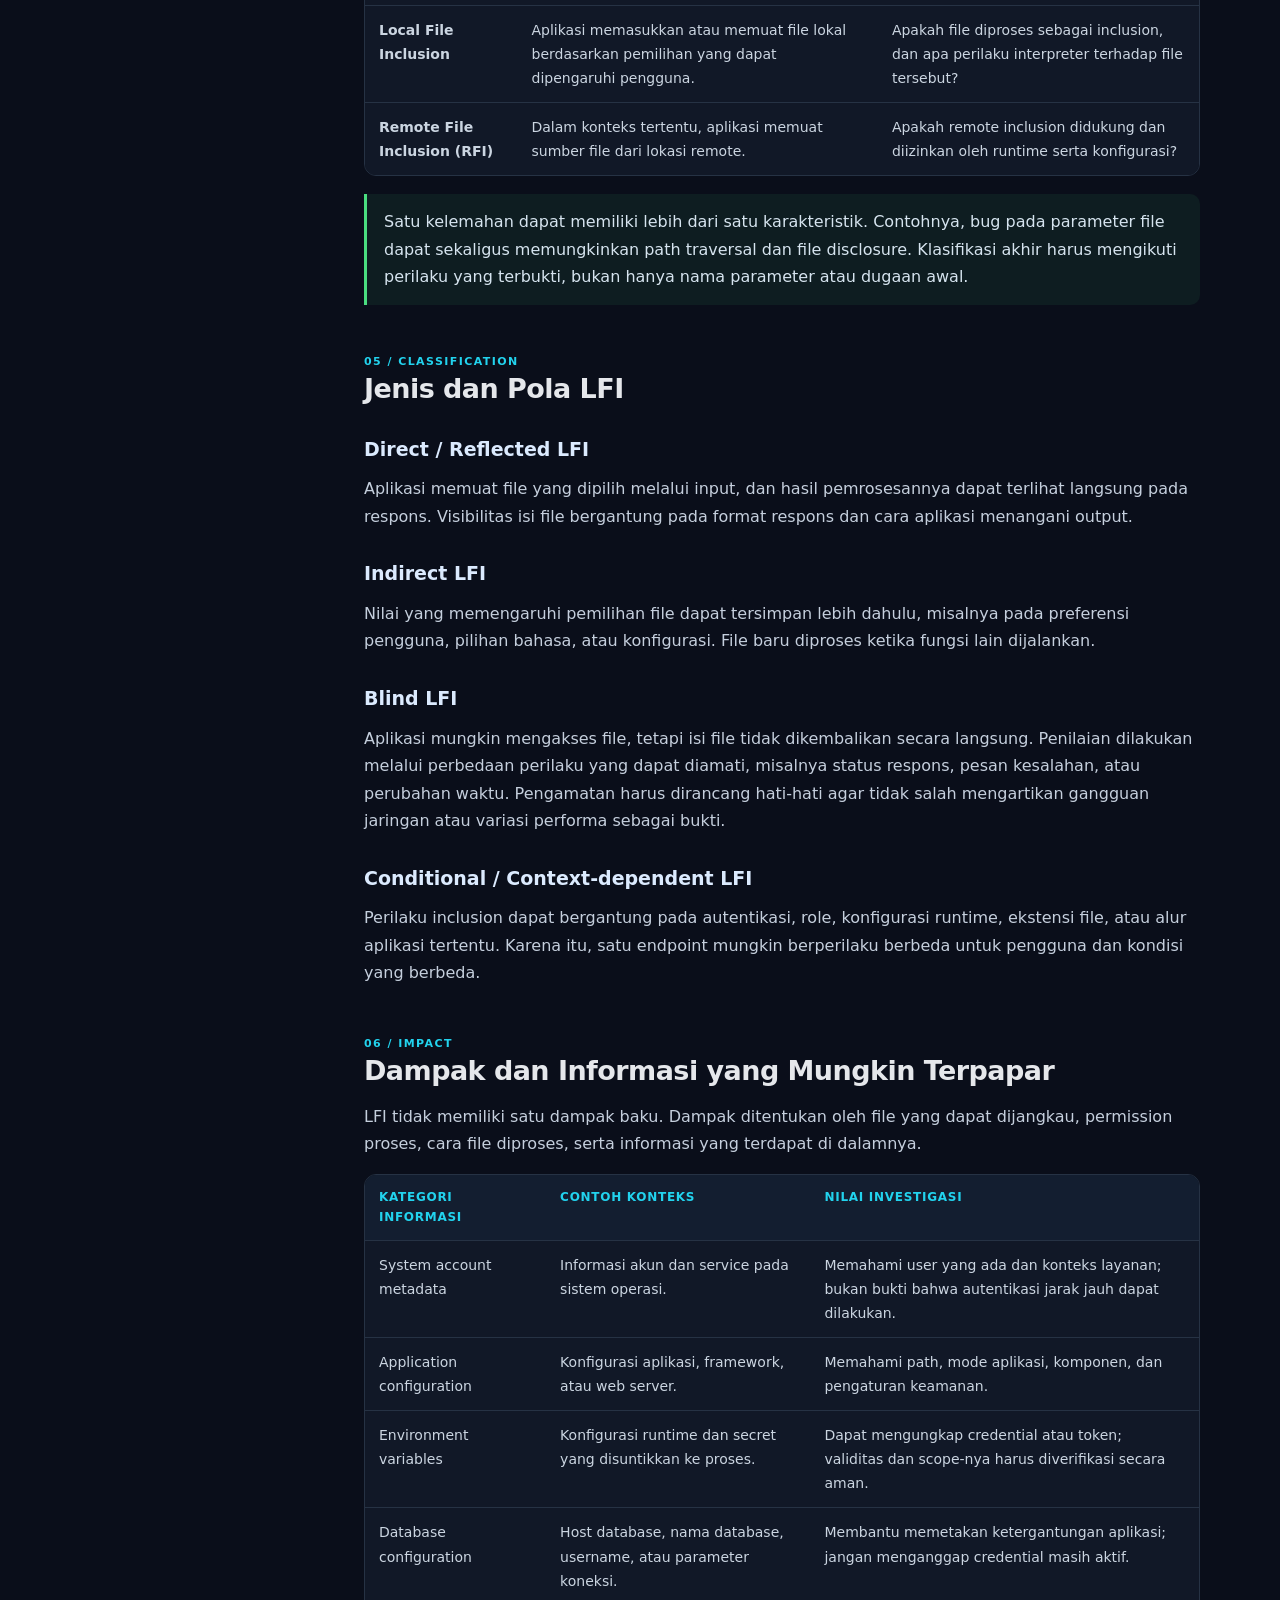
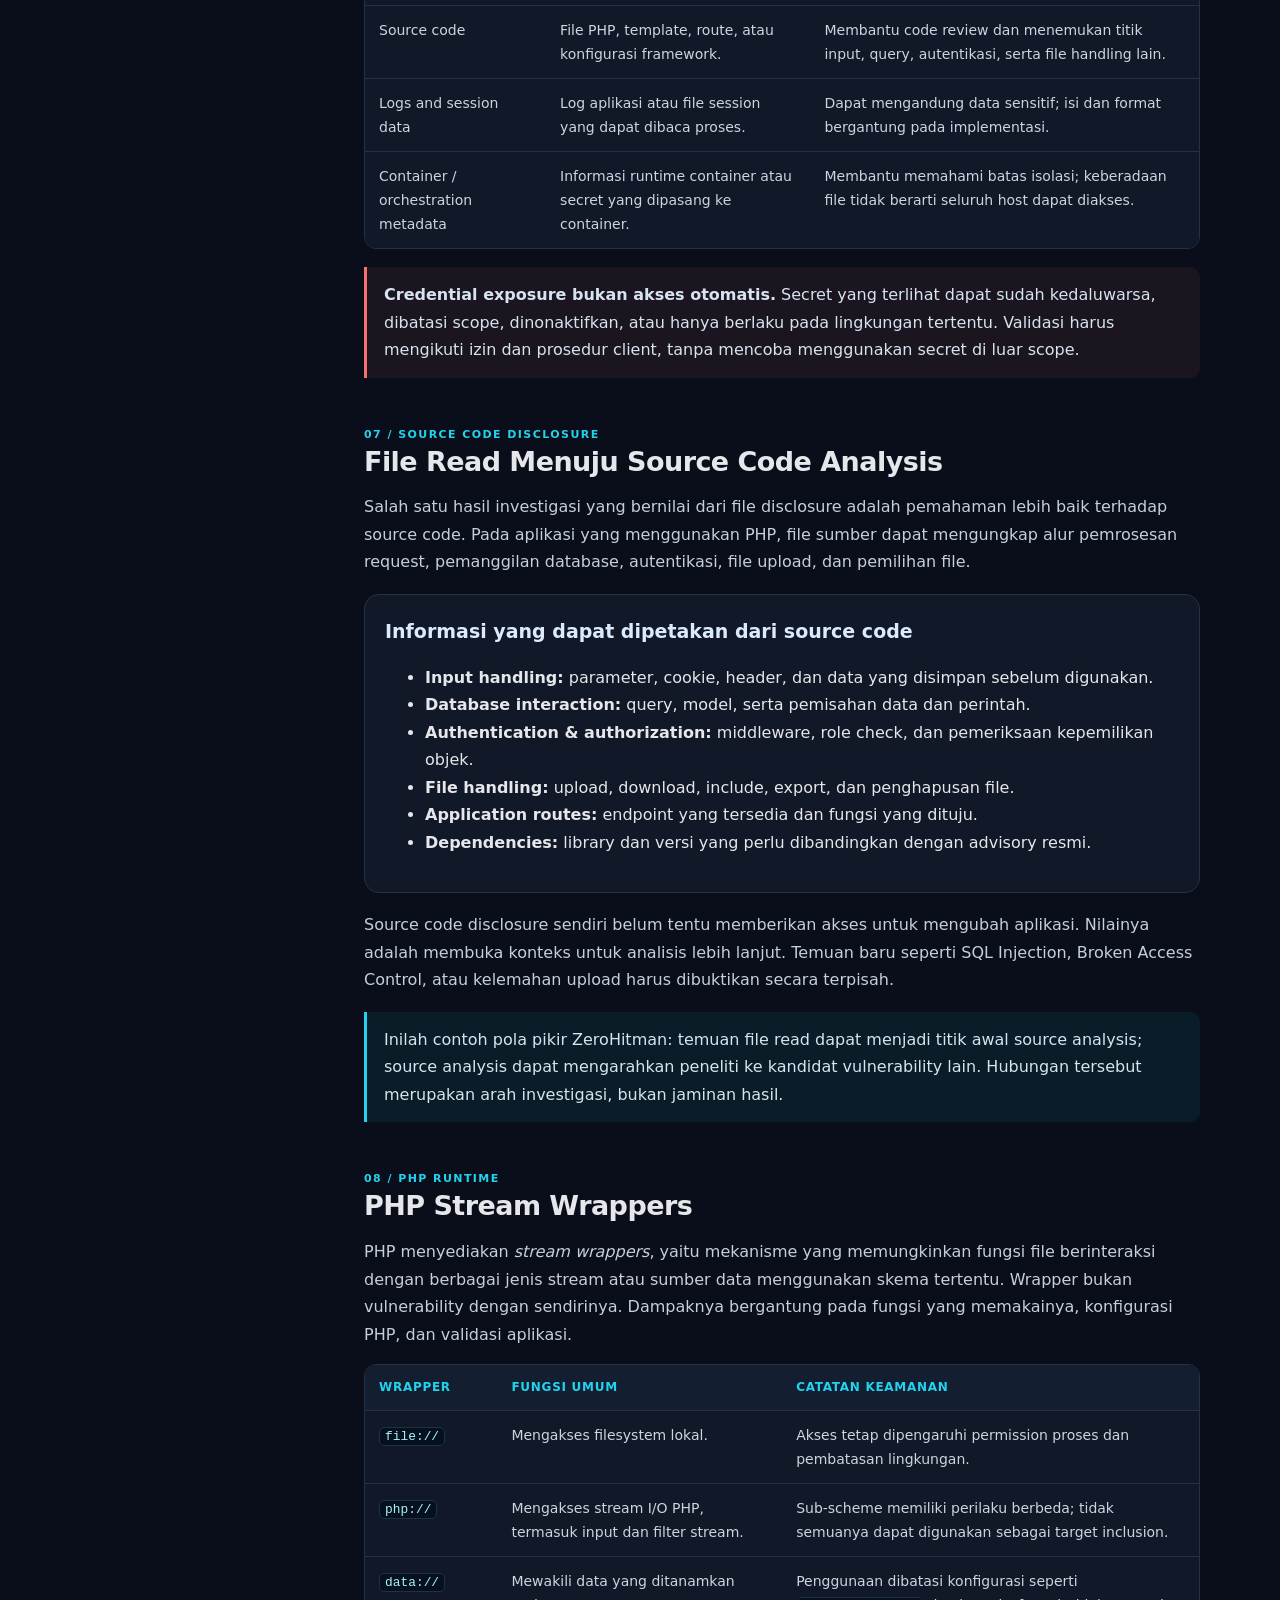
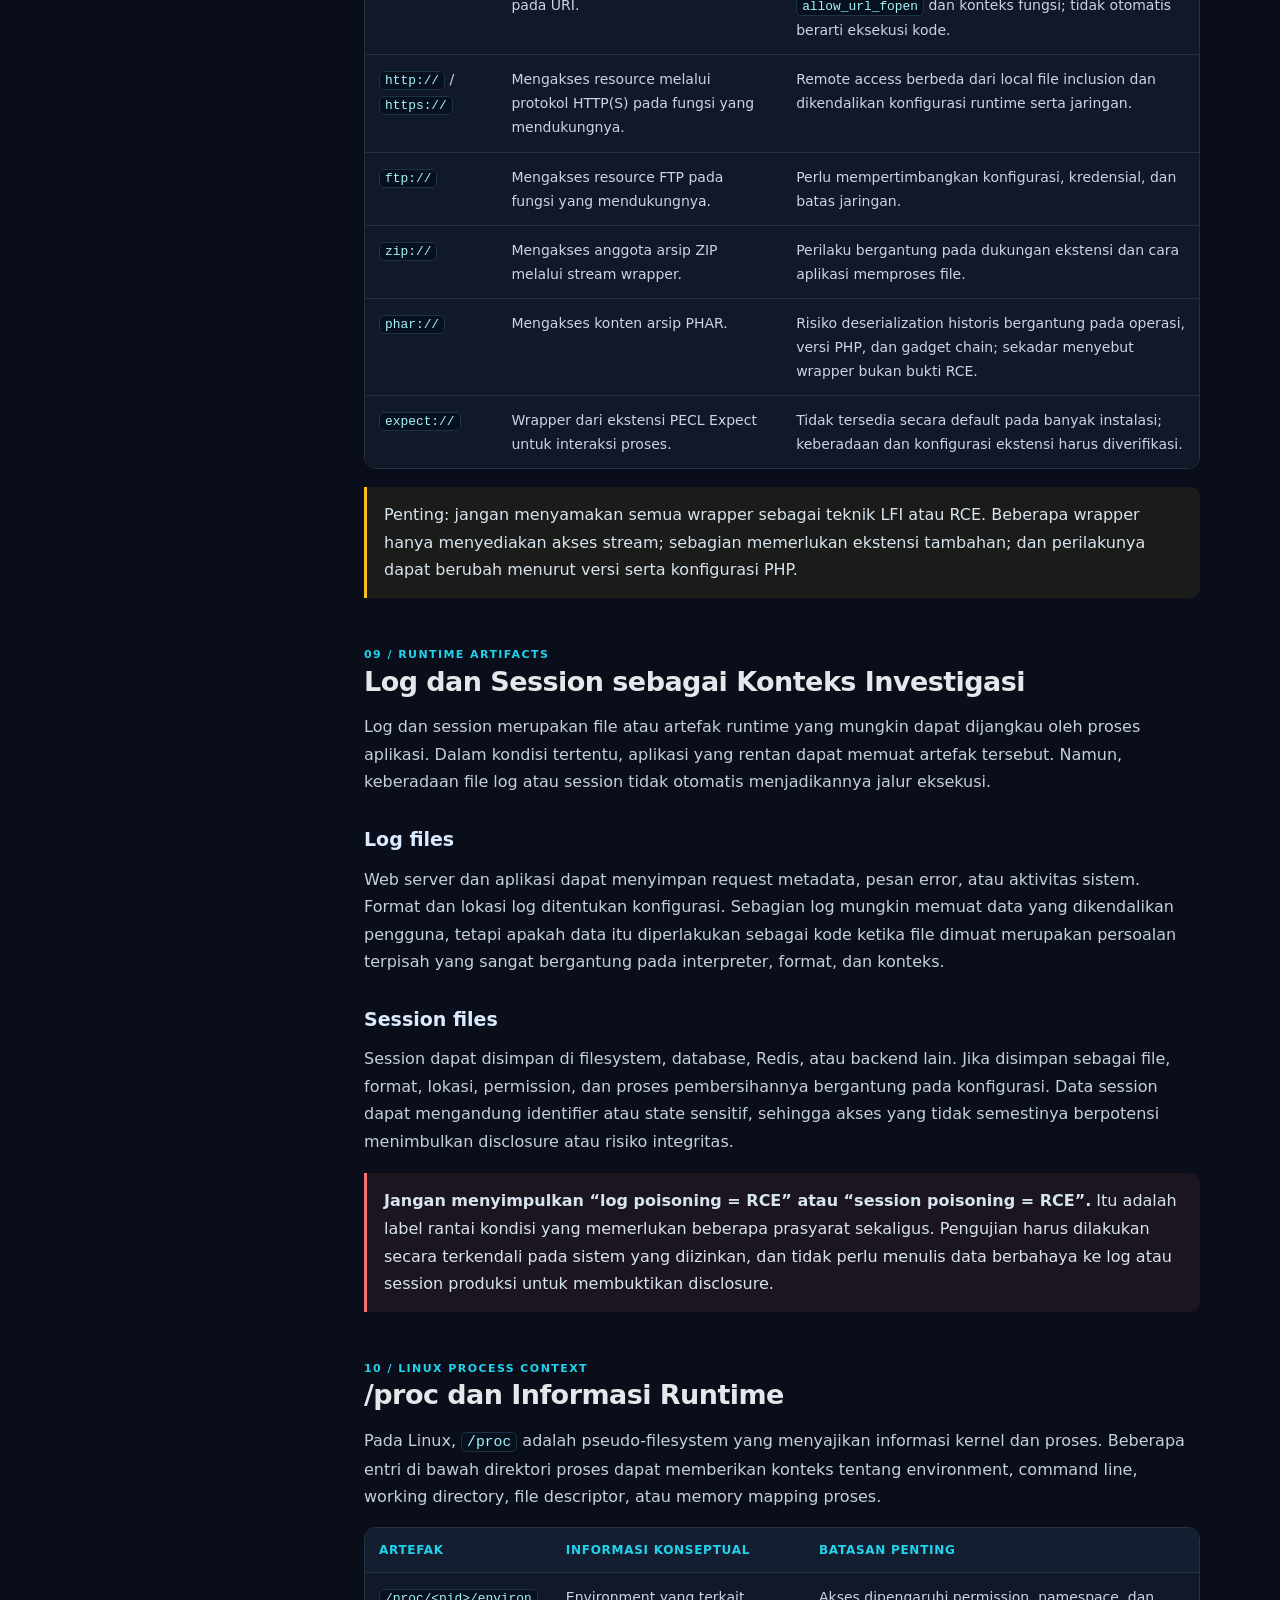
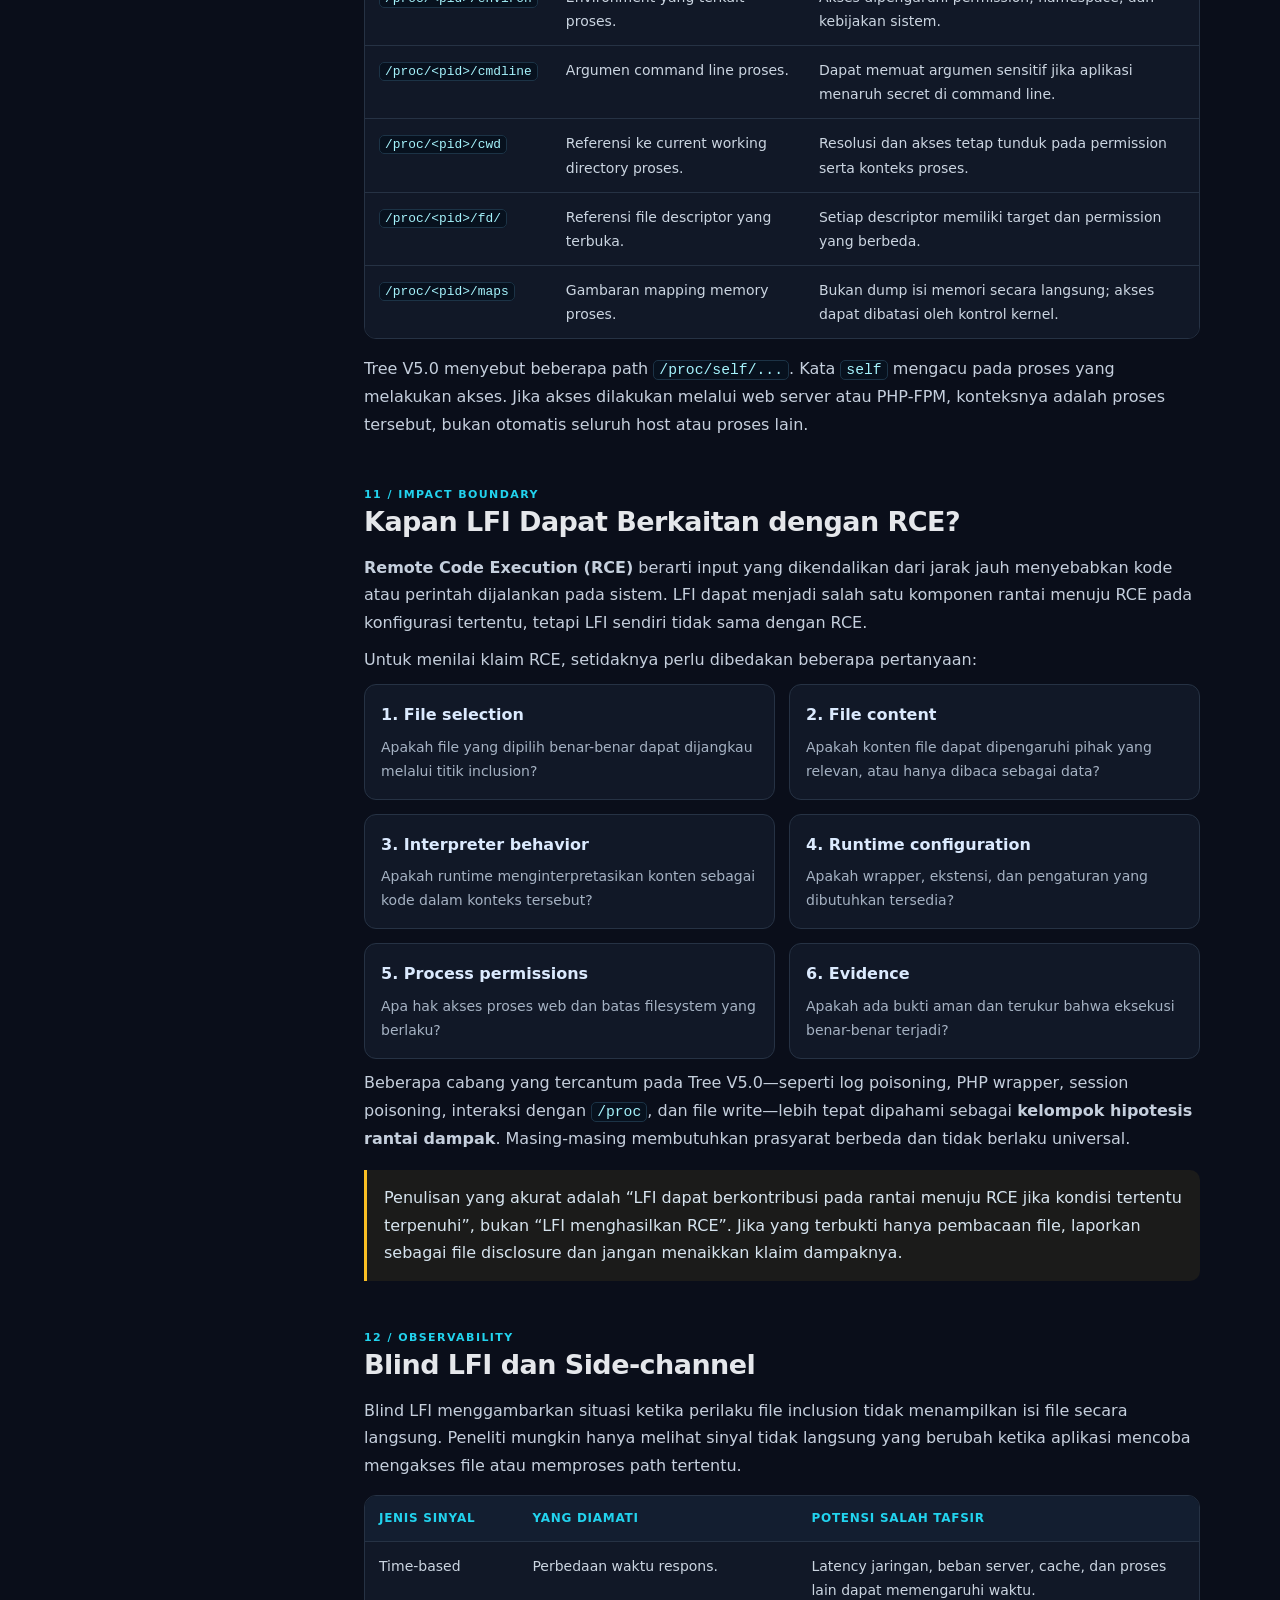
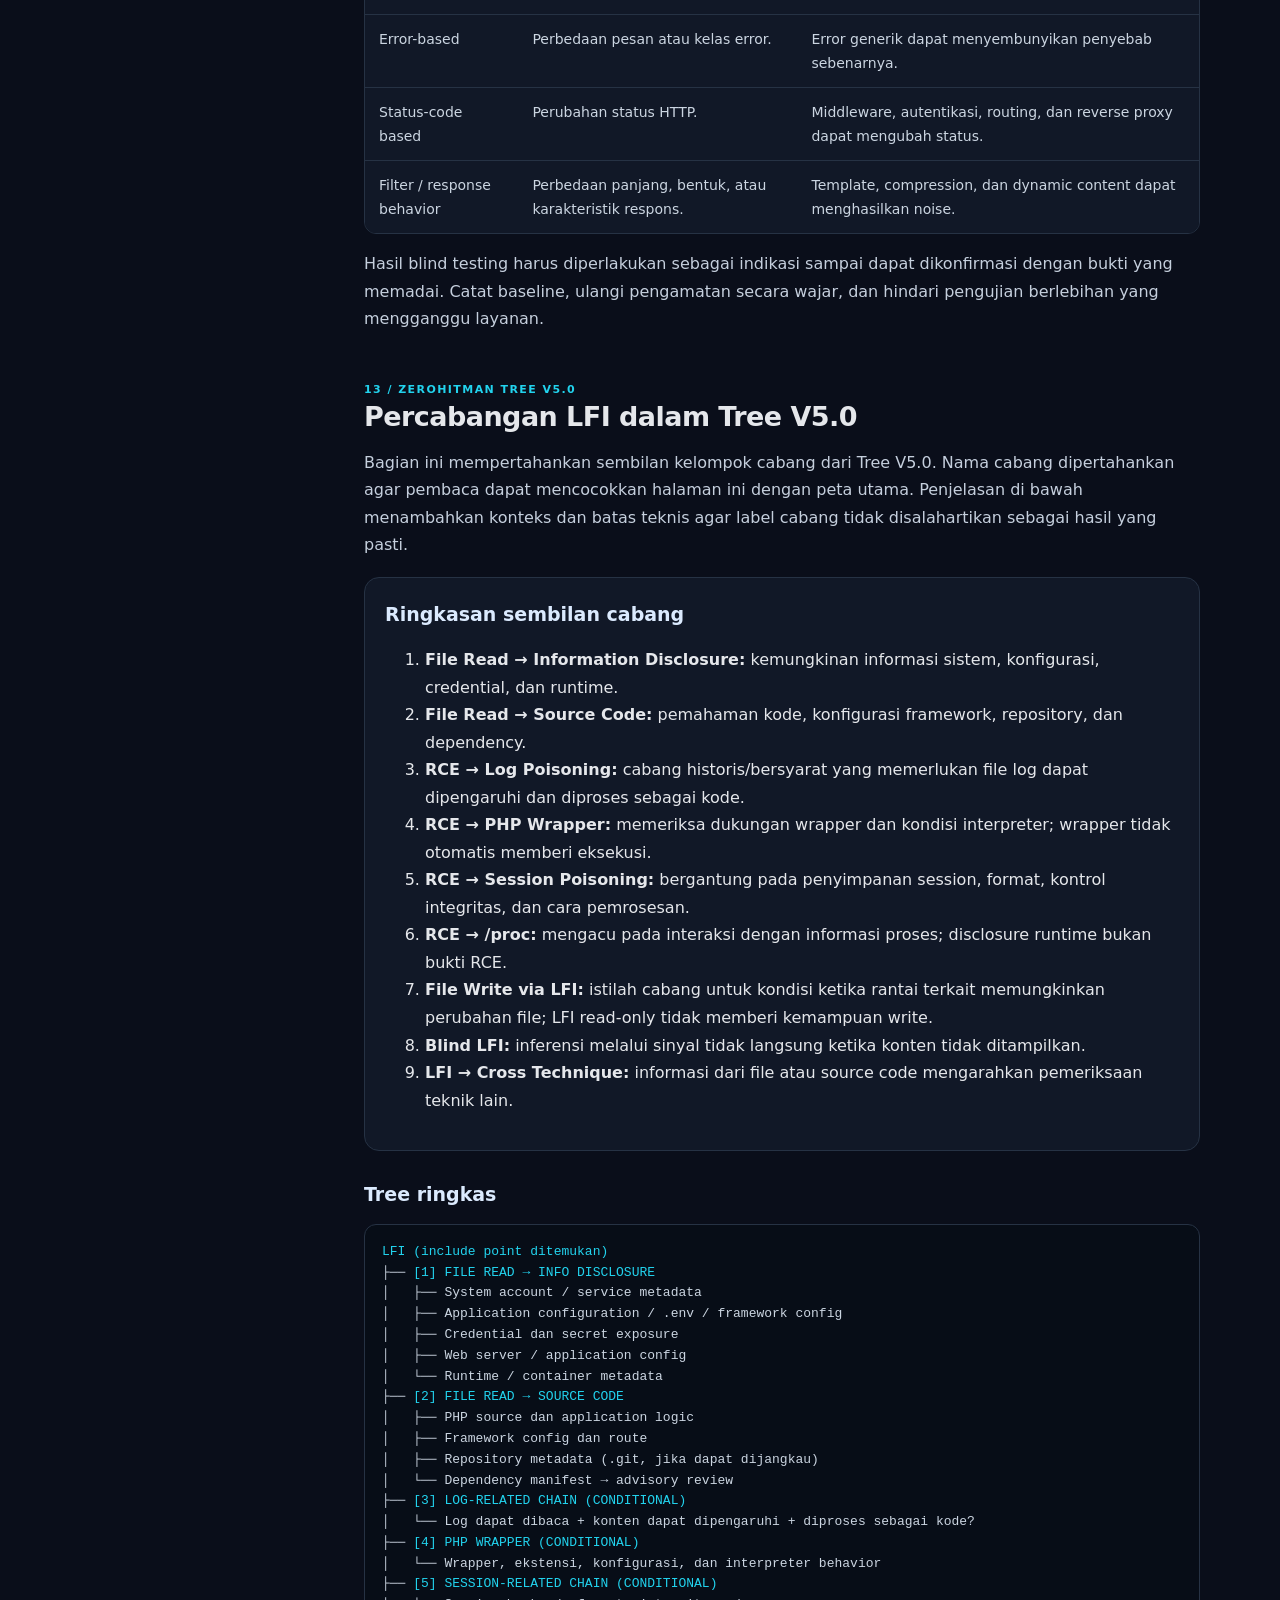
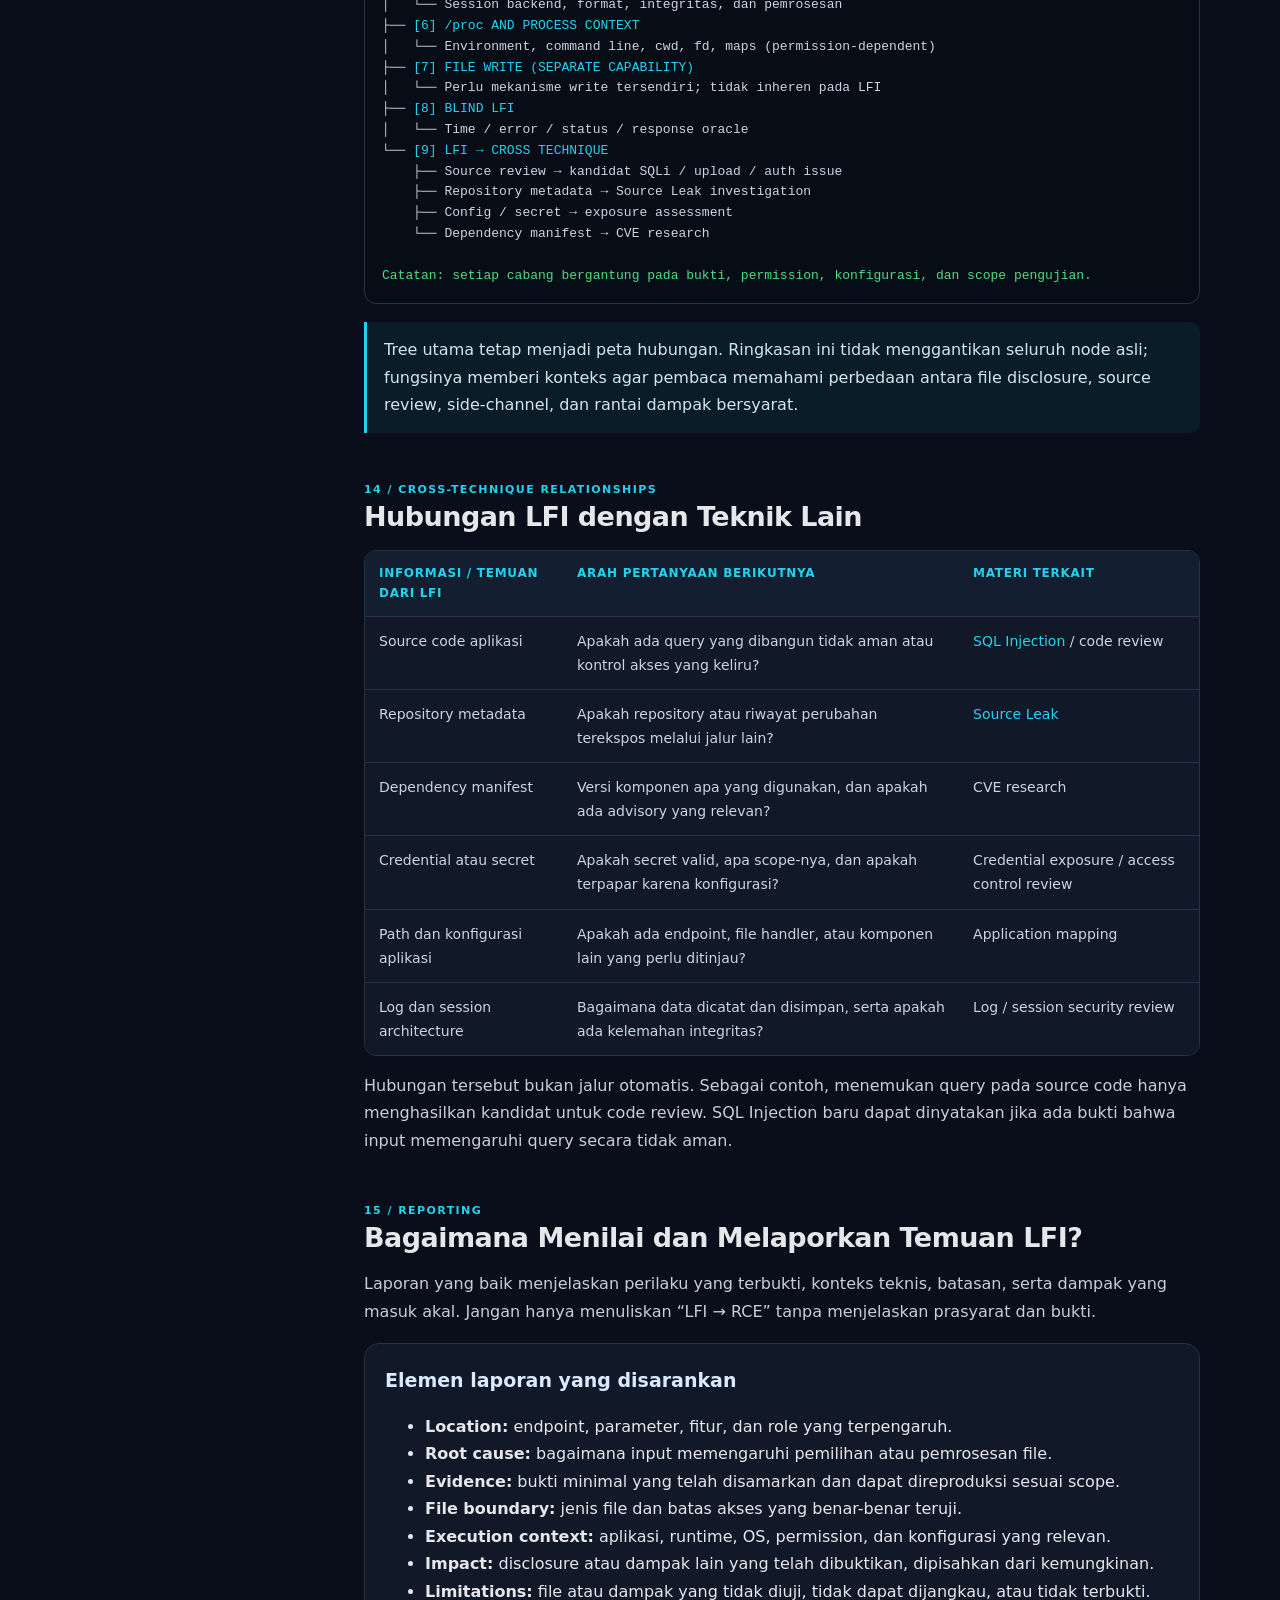
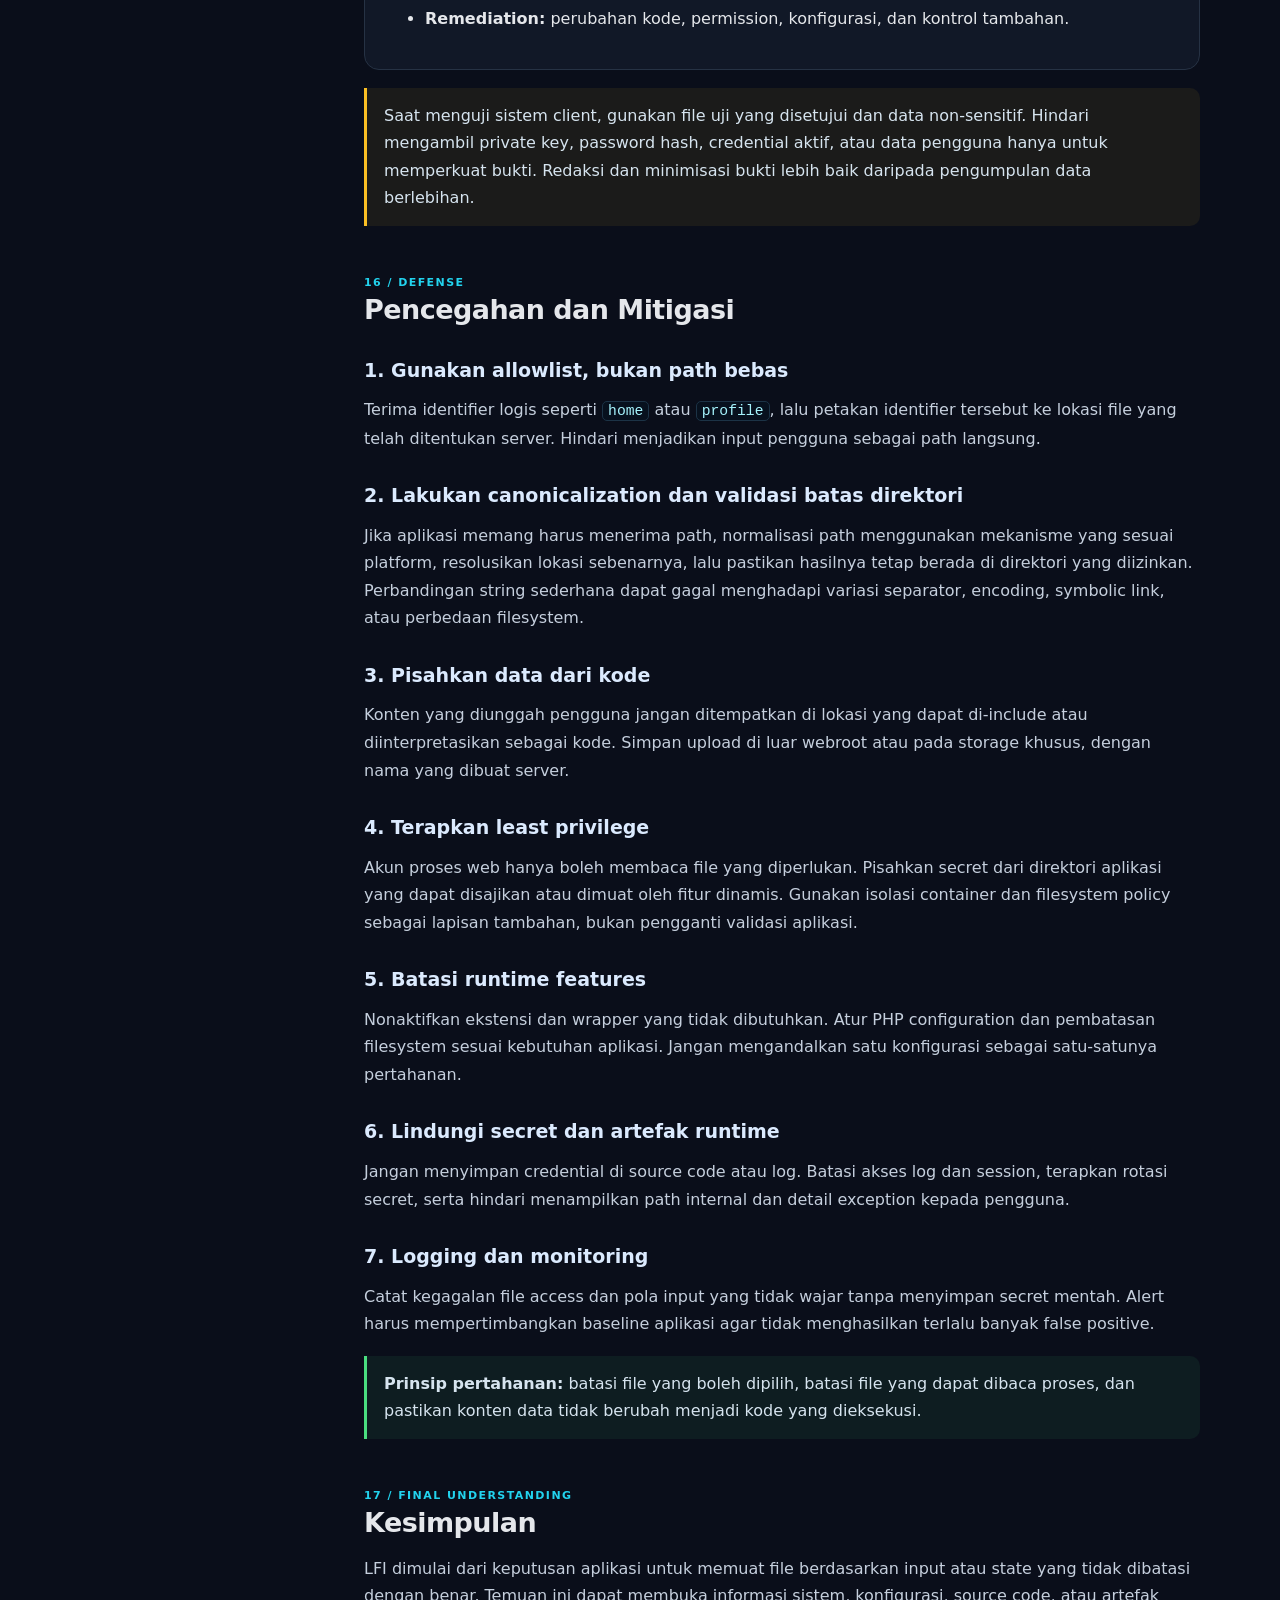
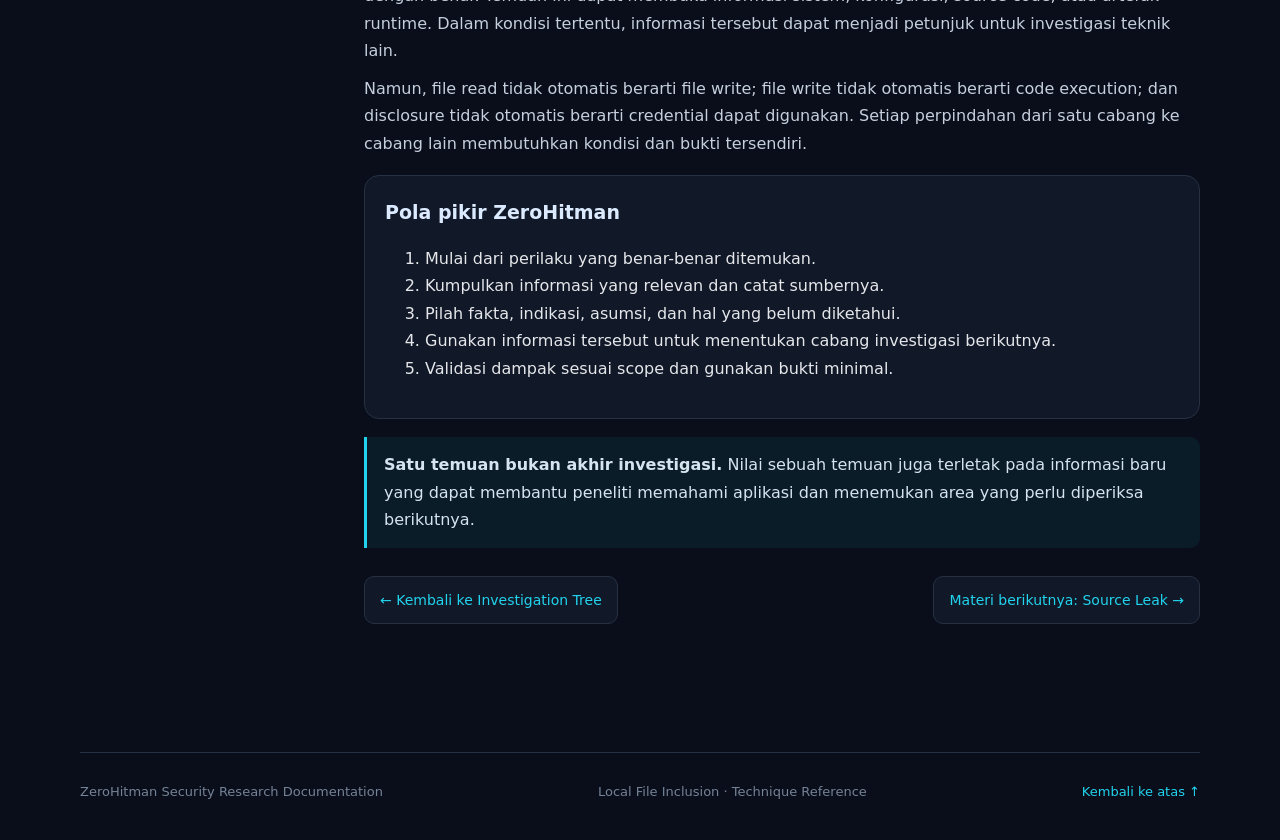
<file: lfi.html>
<!DOCTYPE html>
<html lang="id">
<head>
<meta charset="UTF-8">
<meta name="viewport" content="width=device-width, initial-scale=1">
<meta name="description" content="Dokumentasi ZeroHitman tentang Local File Inclusion (LFI): konsep, akar masalah, perbedaan dengan Path Traversal, sumber informasi, kondisi dampak, hubungan teknik, dan mitigasi.">
<meta name="theme-color" content="#0a0e1a">
<title>Local File Inclusion (LFI) — ZeroHitman Documentation</title>
<style>
:root{--bg:#0a0e1a;--panel:#111827;--panel2:#0d1422;--line:#263244;--line2:#3a4a60;--text:#e5e7eb;--muted:#a5b2c3;--dim:#748397;--cyan:#22d3ee;--blue:#60a5fa;--green:#4ade80;--gold:#fbbf24;--orange:#fb923c;--red:#f87171;--purple:#c4b5fd;--radius:15px;--max:1120px}
*{box-sizing:border-box}html{scroll-behavior:smooth;scroll-padding-top:90px}body{margin:0;background:var(--bg);color:var(--text);font:16px/1.72 Inter,ui-sans-serif,system-ui,-apple-system,"Segoe UI",Arial,sans-serif}a{color:var(--cyan);text-decoration:none}a:hover{text-decoration:underline;color:#a5f3fc}.wrap{width:min(var(--max),calc(100% - 36px));margin:auto}.topbar{position:sticky;top:0;z-index:20;background:rgba(10,14,26,.94);backdrop-filter:blur(14px);border-bottom:1px solid var(--line)}.topinner{min-height:64px;display:flex;align-items:center;justify-content:space-between;gap:18px}.brand{display:flex;align-items:center;gap:12px;font-weight:800;letter-spacing:.04em;color:var(--text)}.brand img{width:38px;height:38px;object-fit:contain}.brand small{display:block;color:var(--cyan);font-size:10px;letter-spacing:.12em}.toplinks{display:flex;gap:18px;flex-wrap:wrap;font-size:13px}.hero{padding:76px 0 52px;background:radial-gradient(ellipse at 50% 0,rgba(34,211,238,.13),transparent 58%),radial-gradient(ellipse at 100% 40%,rgba(96,165,250,.08),transparent 42%);border-bottom:1px solid var(--line)}.eyebrow{color:var(--cyan);font-size:12px;font-weight:800;letter-spacing:.16em;text-transform:uppercase}.hero h1{font-size:clamp(36px,6vw,62px);line-height:1.08;letter-spacing:-.04em;margin:14px 0}.hero p{max-width:780px;color:var(--muted);font-size:18px}.chips{display:flex;gap:8px;flex-wrap:wrap;margin-top:22px}.chip{border:1px solid var(--line2);background:rgba(17,24,39,.7);padding:5px 10px;border-radius:999px;color:#cbd5e1;font-size:12px}.layout{display:grid;grid-template-columns:250px minmax(0,1fr);gap:34px;padding:36px 0 80px}.toc{position:sticky;top:88px;align-self:start;max-height:calc(100vh - 110px);overflow:auto;border:1px solid var(--line);border-radius:var(--radius);background:var(--panel2);padding:18px}.toc h2{font-size:12px;color:var(--cyan);letter-spacing:.12em;text-transform:uppercase;margin:0 0 12px}.toc a{display:block;padding:6px 8px;border-radius:7px;color:var(--muted);font-size:13px}.toc a:hover{background:#172235;color:var(--text);text-decoration:none}.content{min-width:0}.section{margin:0 0 48px;scroll-margin-top:88px}.section h2{font-size:27px;line-height:1.25;letter-spacing:-.02em;margin:0 0 15px}.section h3{font-size:19px;margin:27px 0 9px;color:#dbeafe}.section h4{font-size:15px;margin:20px 0 7px;color:#bfdbfe}.section p{color:#c5cfdd;margin:10px 0}.lead{font-size:18px;color:#dbeafe!important}.kicker{font-size:11px;color:var(--cyan);font-weight:800;letter-spacing:.13em;text-transform:uppercase}.card{background:var(--panel);border:1px solid var(--line);border-radius:var(--radius);padding:20px;margin:18px 0}.card h3:first-child{margin-top:0}.callout{border-left:3px solid var(--cyan);background:rgba(34,211,238,.07);padding:14px 17px;border-radius:0 10px 10px 0;margin:18px 0;color:#d6e4ef}.callout.warn{border-color:var(--gold);background:rgba(251,191,36,.07)}.callout.danger{border-color:var(--red);background:rgba(248,113,113,.07)}.callout.good{border-color:var(--green);background:rgba(74,222,128,.07)}.grid{display:grid;grid-template-columns:repeat(2,minmax(0,1fr));gap:14px}.mini{background:var(--panel);border:1px solid var(--line);border-radius:12px;padding:16px}.mini h3{margin:0 0 6px;font-size:16px}.mini p{margin:0;color:var(--muted);font-size:14px}.table-wrap{overflow-x:auto;border:1px solid var(--line);border-radius:12px;margin:16px 0}table{width:100%;border-collapse:collapse;min-width:650px;background:var(--panel);font-size:14px}th,td{text-align:left;padding:12px 14px;border-bottom:1px solid var(--line);vertical-align:top}th{color:var(--cyan);font-size:12px;text-transform:uppercase;letter-spacing:.06em;background:#131e30}td{color:#cbd5e1}tr:last-child td{border-bottom:0}code{font-family:ui-monospace,SFMono-Regular,Consolas,monospace;color:#a5f3fc;background:#07111e;border:1px solid #1c3346;border-radius:5px;padding:1px 5px;font-size:.92em}pre{overflow:auto;background:#070d17;border:1px solid var(--line);border-radius:12px;padding:17px;color:#cbd5e1;font-size:13px;line-height:1.6}.tree{white-space:pre;font-family:ui-monospace,SFMono-Regular,Consolas,monospace}.branch{color:var(--cyan)}.leaf{color:var(--green)}.tag{display:inline-block;border-radius:6px;padding:2px 7px;font-size:11px;font-weight:700;background:#17263a;color:#93c5fd}.tag.warn{background:#342914;color:#fcd34d}.tag.good{background:#123323;color:#86efac}.steps{counter-reset:n;list-style:none;padding:0}.steps li{counter-increment:n;position:relative;padding:0 0 17px 43px;color:#cbd5e1}.steps li:before{content:counter(n);position:absolute;left:0;top:0;width:28px;height:28px;display:grid;place-items:center;border:1px solid var(--line2);border-radius:50%;color:var(--cyan);font-weight:800;font-size:12px}.footer{border-top:1px solid var(--line);padding:28px 0 42px;color:var(--dim);font-size:13px}.footerrow{display:flex;justify-content:space-between;gap:16px;flex-wrap:wrap}.backtop{position:fixed;right:18px;bottom:18px;background:#123040;border:1px solid #1d6071;color:#a5f3fc;border-radius:50%;width:42px;height:42px;display:grid;place-items:center;font-size:20px}.note{font-size:13px;color:var(--dim)}.pillrow{display:flex;gap:8px;flex-wrap:wrap}.pill{border:1px solid var(--line2);border-radius:999px;padding:4px 9px;font-size:12px;color:#cbd5e1;background:#111c2c}.next{display:flex;justify-content:space-between;gap:12px;flex-wrap:wrap;margin-top:28px}.next a{border:1px solid var(--line);border-radius:10px;padding:11px 15px;background:var(--panel);font-size:14px}@media(max-width:850px){.layout{grid-template-columns:1fr;gap:20px}.toc{position:relative;top:auto;max-height:none}.toplinks{display:none}.hero{padding:48px 0 35px}.grid{grid-template-columns:1fr}.wrap{width:min(var(--max),calc(100% - 26px))}}@media print{body{background:#fff;color:#111}.topbar,.toc,.backtop{display:none}.layout{display:block}.section{break-inside:avoid}.section p,td,li{color:#222}}
</style>
  <link rel="canonical" href="https://zerohitman.github.io/lfi.html" />
  <meta name="robots" content="index,follow,max-image-preview:large" />
</head>
<body id="top">
<header class="topbar"><div class="wrap topinner">
<a class="brand" href="index.html"><img src="hitman.png" alt="ZeroHitman logo"><span>ZEROHITMAN<small>SECURITY RESEARCH DOCUMENTATION</small></span></a>
<nav class="toplinks" aria-label="Navigasi utama"><a href="index.html">Home</a><a href="tree.html">Investigation Tree</a><a href="sqli.html">SQL Injection</a><a href="lfi.html" aria-current="page">LFI</a></nav>
</div></header>
<section class="hero"><div class="wrap">
<div class="eyebrow">ZeroHitman · Technique Reference 02</div>
<h1>Local File Inclusion <span style="color:var(--cyan)">(LFI)</span></h1>
<p>Memahami bagaimana aplikasi menggunakan path yang dipengaruhi input untuk memuat file, mengapa validasi yang lemah dapat berubah menjadi disclosure, dan bagaimana satu temuan dapat membuka jalur investigasi lain.</p>
<div class="chips"><span class="chip">Web Security</span><span class="chip">File Handling</span><span class="chip">Information Disclosure</span><span class="chip">Investigation Branching</span></div>
</div></section>
<main class="wrap layout">
<aside class="toc"><h2>Daftar Isi</h2>
<a href="#intro">01. Pengertian LFI</a><a href="#mechanism">02. Cara Kerja File Inclusion</a><a href="#root">03. Akar Masalah</a><a href="#distinction">04. LFI, Path Traversal, File Read</a><a href="#types">05. Jenis dan Pola LFI</a><a href="#impact">06. Dampak dan Informasi</a><a href="#source">07. Source Code Disclosure</a><a href="#wrappers">08. PHP Stream Wrappers</a><a href="#logs">09. Log dan Session</a><a href="#proc">10. /proc dan Runtime Context</a><a href="#rce">11. Kondisi RCE</a><a href="#blind">12. Blind LFI</a><a href="#branching">13. Percabangan Tree V5.0</a><a href="#cross">14. Cross-Technique</a><a href="#assessment">15. Penilaian Temuan</a><a href="#mitigation">16. Mitigasi</a><a href="#summary">17. Kesimpulan</a>
</aside>
<div class="content">
<section class="section" id="intro"><div class="kicker">01 / Fundamentals</div><h2>Apa Itu Local File Inclusion?</h2>
<p class="lead"><strong>Local File Inclusion (LFI)</strong> adalah kelemahan pada aplikasi ketika aplikasi memuat atau memasukkan file lokal berdasarkan nilai yang dapat dipengaruhi pengguna, tanpa pembatasan path dan validasi yang memadai.</p>
<p>Istilah <em>inclusion</em> biasanya digunakan ketika aplikasi menggunakan mekanisme bahasa atau framework untuk memasukkan file ke dalam proses aplikasi. Pada PHP, contohnya adalah penggunaan konstruksi seperti <code>include</code> dan <code>require</code>. Jika pemilihan file dikendalikan input yang tidak aman, penyerang mungkin dapat membuat aplikasi mengakses file di luar file yang semestinya dipilih.</p>
<p>Konsekuensi LFI bergantung pada bagaimana file diproses. File yang hanya dibaca sebagai data tidak selalu memiliki dampak yang sama dengan file yang diinterpretasikan sebagai kode. Karena itu, LFI perlu dibedakan dari pembacaan file biasa, path traversal, dan eksekusi kode.</p>
<div class="callout"><strong>Inti konsep:</strong> masalah utamanya bukan sekadar karakter <code>../</code> atau nama file. Masalahnya adalah keputusan aplikasi tentang file apa yang boleh dimuat, dari lokasi mana, dan dengan cara apa file tersebut diproses.</div>
</section>
<section class="section" id="mechanism"><div class="kicker">02 / Application Flow</div><h2>Bagaimana File Inclusion Bekerja?</h2>
<p>Secara konseptual, aplikasi dapat menyediakan fitur untuk memilih template, halaman bahasa, modul, atau konten berdasarkan parameter. Aplikasi kemudian menerjemahkan pilihan tersebut menjadi lokasi file yang akan digunakan.</p>
<div class="card">
<div class="steps">
<li><strong>Input diterima.</strong> Aplikasi menerima nilai dari parameter URL, form, cookie, header, atau sumber lain.</li>
<li><strong>Nilai dipakai untuk memilih file.</strong> Kode aplikasi menggabungkan atau meneruskan nilai tersebut ke mekanisme file handling.</li>
<li><strong>Validasi dan pembatasan dilakukan.</strong> Aplikasi seharusnya memastikan pilihan berasal dari daftar yang diizinkan dan tetap berada dalam direktori yang dimaksud.</li>
<li><strong>File diproses.</strong> Jika kontrol tidak memadai, aplikasi dapat memuat file yang tidak dimaksudkan untuk diakses melalui fitur tersebut.</li>
<li><strong>Dampak dinilai.</strong> Peneliti memeriksa jenis file, isi yang terekspos, cara file diproses, serta hak akses proses aplikasi.</li>
</div></div>
<h3>Contoh konseptual yang aman</h3>
<pre><code>// Pola berisiko: pilihan file berasal langsung dari input pengguna
$page = $_GET['page'] ?? 'home';
include($page . '.php');

// Pola yang lebih aman: input dipetakan ke daftar pilihan tetap
$pages = [
  'home' => __DIR__ . '/pages/home.php',
  'about' => __DIR__ . '/pages/about.php'
];
$key = $_GET['page'] ?? 'home';
if (!array_key_exists($key, $pages)) {
  http_response_code(404);
  exit;
}
include($pages[$key]);</code></pre>
<p>Contoh tersebut menunjukkan perbedaan desain: versi pertama membangun path dari input, sedangkan versi kedua hanya menerima identifier yang dipetakan ke file yang telah ditentukan. Contoh ini bersifat ilustratif dan bukan demonstrasi eksploitasi.</p>
</section>
<section class="section" id="root"><div class="kicker">03 / Root Causes</div><h2>Mengapa LFI Bisa Terjadi?</h2>
<div class="grid">
<div class="mini"><h3>Input langsung menjadi path</h3><p>Nilai dari request dipakai untuk menentukan file tanpa pemetaan pilihan yang ketat.</p></div>
<div class="mini"><h3>Validasi hanya berbasis blacklist</h3><p>Aplikasi mencoba menolak beberapa pola, tetapi tidak membatasi file yang boleh dipilih secara positif.</p></div>
<div class="mini"><h3>Path tidak dinormalisasi</h3><p>Aplikasi tidak memastikan hasil resolusi path tetap berada di direktori yang ditetapkan.</p></div>
<div class="mini"><h3>Kontrol akses file terlalu luas</h3><p>Proses aplikasi dapat membaca file sensitif yang sebenarnya tidak diperlukan untuk menjalankan fungsi web.</p></div>
<div class="mini"><h3>Perbedaan konfigurasi lingkungan</h3><p>Perilaku path, permission, wrapper, dan filesystem dapat berbeda antara development, staging, dan production.</p></div>
<div class="mini"><h3>Desain plugin atau template dinamis</h3><p>Fitur extensibility yang fleksibel dapat menjadi berisiko jika sumber modul atau template tidak dibatasi.</p></div>
</div>
<div class="callout warn">Validasi yang hanya menghapus substring tertentu bukan kontrol keamanan yang kuat. Pendekatan yang lebih baik adalah allowlist identifier, pemetaan ke lokasi tetap, canonicalization yang benar, dan pembatasan hak akses proses.</div>
</section>
<section class="section" id="distinction"><div class="kicker">04 / Terminology</div><h2>LFI, Path Traversal, dan Arbitrary File Read</h2>
<p>Ketiganya berkaitan dengan pemilihan atau akses file, tetapi bukan istilah yang dapat dipertukarkan begitu saja.</p>
<div class="table-wrap"><table><thead><tr><th>Istilah</th><th>Makna</th><th>Hal yang perlu dibuktikan</th></tr></thead><tbody>
<tr><td><strong>Path Traversal</strong></td><td>Input memengaruhi path sehingga proses dapat menunjuk lokasi di luar direktori yang dimaksud.</td><td>Apakah aplikasi benar-benar mengakses path di luar batas yang ditetapkan?</td></tr>
<tr><td><strong>Arbitrary File Read</strong></td><td>Kemampuan membaca file yang tidak semestinya dapat dibaca oleh pemanggil.</td><td>File apa yang dapat dibaca, oleh komponen mana, dan dengan izin siapa?</td></tr>
<tr><td><strong>Local File Inclusion</strong></td><td>Aplikasi memasukkan atau memuat file lokal berdasarkan pemilihan yang dapat dipengaruhi pengguna.</td><td>Apakah file diproses sebagai inclusion, dan apa perilaku interpreter terhadap file tersebut?</td></tr>
<tr><td><strong>Remote File Inclusion (RFI)</strong></td><td>Dalam konteks tertentu, aplikasi memuat sumber file dari lokasi remote.</td><td>Apakah remote inclusion didukung dan diizinkan oleh runtime serta konfigurasi?</td></tr>
</tbody></table></div>
<div class="callout good">Satu kelemahan dapat memiliki lebih dari satu karakteristik. Contohnya, bug pada parameter file dapat sekaligus memungkinkan path traversal dan file disclosure. Klasifikasi akhir harus mengikuti perilaku yang terbukti, bukan hanya nama parameter atau dugaan awal.</div>
</section>
<section class="section" id="types"><div class="kicker">05 / Classification</div><h2>Jenis dan Pola LFI</h2>
<h3>Direct / Reflected LFI</h3><p>Aplikasi memuat file yang dipilih melalui input, dan hasil pemrosesannya dapat terlihat langsung pada respons. Visibilitas isi file bergantung pada format respons dan cara aplikasi menangani output.</p>
<h3>Indirect LFI</h3><p>Nilai yang memengaruhi pemilihan file dapat tersimpan lebih dahulu, misalnya pada preferensi pengguna, pilihan bahasa, atau konfigurasi. File baru diproses ketika fungsi lain dijalankan.</p>
<h3>Blind LFI</h3><p>Aplikasi mungkin mengakses file, tetapi isi file tidak dikembalikan secara langsung. Penilaian dilakukan melalui perbedaan perilaku yang dapat diamati, misalnya status respons, pesan kesalahan, atau perubahan waktu. Pengamatan harus dirancang hati-hati agar tidak salah mengartikan gangguan jaringan atau variasi performa sebagai bukti.</p>
<h3>Conditional / Context-dependent LFI</h3><p>Perilaku inclusion dapat bergantung pada autentikasi, role, konfigurasi runtime, ekstensi file, atau alur aplikasi tertentu. Karena itu, satu endpoint mungkin berperilaku berbeda untuk pengguna dan kondisi yang berbeda.</p>
</section>
<section class="section" id="impact"><div class="kicker">06 / Impact</div><h2>Dampak dan Informasi yang Mungkin Terpapar</h2>
<p>LFI tidak memiliki satu dampak baku. Dampak ditentukan oleh file yang dapat dijangkau, permission proses, cara file diproses, serta informasi yang terdapat di dalamnya.</p>
<div class="table-wrap"><table><thead><tr><th>Kategori informasi</th><th>Contoh konteks</th><th>Nilai investigasi</th></tr></thead><tbody>
<tr><td>System account metadata</td><td>Informasi akun dan service pada sistem operasi.</td><td>Memahami user yang ada dan konteks layanan; bukan bukti bahwa autentikasi jarak jauh dapat dilakukan.</td></tr>
<tr><td>Application configuration</td><td>Konfigurasi aplikasi, framework, atau web server.</td><td>Memahami path, mode aplikasi, komponen, dan pengaturan keamanan.</td></tr>
<tr><td>Environment variables</td><td>Konfigurasi runtime dan secret yang disuntikkan ke proses.</td><td>Dapat mengungkap credential atau token; validitas dan scope-nya harus diverifikasi secara aman.</td></tr>
<tr><td>Database configuration</td><td>Host database, nama database, username, atau parameter koneksi.</td><td>Membantu memetakan ketergantungan aplikasi; jangan menganggap credential masih aktif.</td></tr>
<tr><td>Source code</td><td>File PHP, template, route, atau konfigurasi framework.</td><td>Membantu code review dan menemukan titik input, query, autentikasi, serta file handling lain.</td></tr>
<tr><td>Logs and session data</td><td>Log aplikasi atau file session yang dapat dibaca proses.</td><td>Dapat mengandung data sensitif; isi dan format bergantung pada implementasi.</td></tr>
<tr><td>Container / orchestration metadata</td><td>Informasi runtime container atau secret yang dipasang ke container.</td><td>Membantu memahami batas isolasi; keberadaan file tidak berarti seluruh host dapat diakses.</td></tr>
</tbody></table></div>
<div class="callout danger"><strong>Credential exposure bukan akses otomatis.</strong> Secret yang terlihat dapat sudah kedaluwarsa, dibatasi scope, dinonaktifkan, atau hanya berlaku pada lingkungan tertentu. Validasi harus mengikuti izin dan prosedur client, tanpa mencoba menggunakan secret di luar scope.</div>
</section>
<section class="section" id="source"><div class="kicker">07 / Source Code Disclosure</div><h2>File Read Menuju Source Code Analysis</h2>
<p>Salah satu hasil investigasi yang bernilai dari file disclosure adalah pemahaman lebih baik terhadap source code. Pada aplikasi yang menggunakan PHP, file sumber dapat mengungkap alur pemrosesan request, pemanggilan database, autentikasi, file upload, dan pemilihan file.</p>
<div class="card"><h3>Informasi yang dapat dipetakan dari source code</h3><ul>
<li><strong>Input handling:</strong> parameter, cookie, header, dan data yang disimpan sebelum digunakan.</li>
<li><strong>Database interaction:</strong> query, model, serta pemisahan data dan perintah.</li>
<li><strong>Authentication & authorization:</strong> middleware, role check, dan pemeriksaan kepemilikan objek.</li>
<li><strong>File handling:</strong> upload, download, include, export, dan penghapusan file.</li>
<li><strong>Application routes:</strong> endpoint yang tersedia dan fungsi yang dituju.</li>
<li><strong>Dependencies:</strong> library dan versi yang perlu dibandingkan dengan advisory resmi.</li>
</ul></div>
<p>Source code disclosure sendiri belum tentu memberikan akses untuk mengubah aplikasi. Nilainya adalah membuka konteks untuk analisis lebih lanjut. Temuan baru seperti SQL Injection, Broken Access Control, atau kelemahan upload harus dibuktikan secara terpisah.</p>
<div class="callout">Inilah contoh pola pikir ZeroHitman: temuan file read dapat menjadi titik awal source analysis; source analysis dapat mengarahkan peneliti ke kandidat vulnerability lain. Hubungan tersebut merupakan arah investigasi, bukan jaminan hasil.</div>
</section>
<section class="section" id="wrappers"><div class="kicker">08 / PHP Runtime</div><h2>PHP Stream Wrappers</h2>
<p>PHP menyediakan <em>stream wrappers</em>, yaitu mekanisme yang memungkinkan fungsi file berinteraksi dengan berbagai jenis stream atau sumber data menggunakan skema tertentu. Wrapper bukan vulnerability dengan sendirinya. Dampaknya bergantung pada fungsi yang memakainya, konfigurasi PHP, dan validasi aplikasi.</p>
<div class="table-wrap"><table><thead><tr><th>Wrapper</th><th>Fungsi umum</th><th>Catatan keamanan</th></tr></thead><tbody>
<tr><td><code>file://</code></td><td>Mengakses filesystem lokal.</td><td>Akses tetap dipengaruhi permission proses dan pembatasan lingkungan.</td></tr>
<tr><td><code>php://</code></td><td>Mengakses stream I/O PHP, termasuk input dan filter stream.</td><td>Sub-scheme memiliki perilaku berbeda; tidak semuanya dapat digunakan sebagai target inclusion.</td></tr>
<tr><td><code>data://</code></td><td>Mewakili data yang ditanamkan pada URI.</td><td>Penggunaan dibatasi konfigurasi seperti <code>allow_url_fopen</code> dan konteks fungsi; tidak otomatis berarti eksekusi kode.</td></tr>
<tr><td><code>http://</code> / <code>https://</code></td><td>Mengakses resource melalui protokol HTTP(S) pada fungsi yang mendukungnya.</td><td>Remote access berbeda dari local file inclusion dan dikendalikan konfigurasi runtime serta jaringan.</td></tr>
<tr><td><code>ftp://</code></td><td>Mengakses resource FTP pada fungsi yang mendukungnya.</td><td>Perlu mempertimbangkan konfigurasi, kredensial, dan batas jaringan.</td></tr>
<tr><td><code>zip://</code></td><td>Mengakses anggota arsip ZIP melalui stream wrapper.</td><td>Perilaku bergantung pada dukungan ekstensi dan cara aplikasi memproses file.</td></tr>
<tr><td><code>phar://</code></td><td>Mengakses konten arsip PHAR.</td><td>Risiko deserialization historis bergantung pada operasi, versi PHP, dan gadget chain; sekadar menyebut wrapper bukan bukti RCE.</td></tr>
<tr><td><code>expect://</code></td><td>Wrapper dari ekstensi PECL Expect untuk interaksi proses.</td><td>Tidak tersedia secara default pada banyak instalasi; keberadaan dan konfigurasi ekstensi harus diverifikasi.</td></tr>
</tbody></table></div>
<div class="callout warn">Penting: jangan menyamakan semua wrapper sebagai teknik LFI atau RCE. Beberapa wrapper hanya menyediakan akses stream; sebagian memerlukan ekstensi tambahan; dan perilakunya dapat berubah menurut versi serta konfigurasi PHP.</div>
</section>
<section class="section" id="logs"><div class="kicker">09 / Runtime Artifacts</div><h2>Log dan Session sebagai Konteks Investigasi</h2>
<p>Log dan session merupakan file atau artefak runtime yang mungkin dapat dijangkau oleh proses aplikasi. Dalam kondisi tertentu, aplikasi yang rentan dapat memuat artefak tersebut. Namun, keberadaan file log atau session tidak otomatis menjadikannya jalur eksekusi.</p>
<h3>Log files</h3><p>Web server dan aplikasi dapat menyimpan request metadata, pesan error, atau aktivitas sistem. Format dan lokasi log ditentukan konfigurasi. Sebagian log mungkin memuat data yang dikendalikan pengguna, tetapi apakah data itu diperlakukan sebagai kode ketika file dimuat merupakan persoalan terpisah yang sangat bergantung pada interpreter, format, dan konteks.</p>
<h3>Session files</h3><p>Session dapat disimpan di filesystem, database, Redis, atau backend lain. Jika disimpan sebagai file, format, lokasi, permission, dan proses pembersihannya bergantung pada konfigurasi. Data session dapat mengandung identifier atau state sensitif, sehingga akses yang tidak semestinya berpotensi menimbulkan disclosure atau risiko integritas.</p>
<div class="callout danger"><strong>Jangan menyimpulkan “log poisoning = RCE” atau “session poisoning = RCE”.</strong> Itu adalah label rantai kondisi yang memerlukan beberapa prasyarat sekaligus. Pengujian harus dilakukan secara terkendali pada sistem yang diizinkan, dan tidak perlu menulis data berbahaya ke log atau session produksi untuk membuktikan disclosure.</div>
</section>
<section class="section" id="proc"><div class="kicker">10 / Linux Process Context</div><h2>/proc dan Informasi Runtime</h2>
<p>Pada Linux, <code>/proc</code> adalah pseudo-filesystem yang menyajikan informasi kernel dan proses. Beberapa entri di bawah direktori proses dapat memberikan konteks tentang environment, command line, working directory, file descriptor, atau memory mapping proses.</p>
<div class="table-wrap"><table><thead><tr><th>Artefak</th><th>Informasi konseptual</th><th>Batasan penting</th></tr></thead><tbody>
<tr><td><code>/proc/&lt;pid&gt;/environ</code></td><td>Environment yang terkait proses.</td><td>Akses dipengaruhi permission, namespace, dan kebijakan sistem.</td></tr>
<tr><td><code>/proc/&lt;pid&gt;/cmdline</code></td><td>Argumen command line proses.</td><td>Dapat memuat argumen sensitif jika aplikasi menaruh secret di command line.</td></tr>
<tr><td><code>/proc/&lt;pid&gt;/cwd</code></td><td>Referensi ke current working directory proses.</td><td>Resolusi dan akses tetap tunduk pada permission serta konteks proses.</td></tr>
<tr><td><code>/proc/&lt;pid&gt;/fd/</code></td><td>Referensi file descriptor yang terbuka.</td><td>Setiap descriptor memiliki target dan permission yang berbeda.</td></tr>
<tr><td><code>/proc/&lt;pid&gt;/maps</code></td><td>Gambaran mapping memory proses.</td><td>Bukan dump isi memori secara langsung; akses dapat dibatasi oleh kontrol kernel.</td></tr>
</tbody></table></div>
<p>Tree V5.0 menyebut beberapa path <code>/proc/self/...</code>. Kata <code>self</code> mengacu pada proses yang melakukan akses. Jika akses dilakukan melalui web server atau PHP-FPM, konteksnya adalah proses tersebut, bukan otomatis seluruh host atau proses lain.</p>
</section>
<section class="section" id="rce"><div class="kicker">11 / Impact Boundary</div><h2>Kapan LFI Dapat Berkaitan dengan RCE?</h2>
<p><strong>Remote Code Execution (RCE)</strong> berarti input yang dikendalikan dari jarak jauh menyebabkan kode atau perintah dijalankan pada sistem. LFI dapat menjadi salah satu komponen rantai menuju RCE pada konfigurasi tertentu, tetapi LFI sendiri tidak sama dengan RCE.</p>
<p>Untuk menilai klaim RCE, setidaknya perlu dibedakan beberapa pertanyaan:</p>
<div class="grid">
<div class="mini"><h3>1. File selection</h3><p>Apakah file yang dipilih benar-benar dapat dijangkau melalui titik inclusion?</p></div>
<div class="mini"><h3>2. File content</h3><p>Apakah konten file dapat dipengaruhi pihak yang relevan, atau hanya dibaca sebagai data?</p></div>
<div class="mini"><h3>3. Interpreter behavior</h3><p>Apakah runtime menginterpretasikan konten sebagai kode dalam konteks tersebut?</p></div>
<div class="mini"><h3>4. Runtime configuration</h3><p>Apakah wrapper, ekstensi, dan pengaturan yang dibutuhkan tersedia?</p></div>
<div class="mini"><h3>5. Process permissions</h3><p>Apa hak akses proses web dan batas filesystem yang berlaku?</p></div>
<div class="mini"><h3>6. Evidence</h3><p>Apakah ada bukti aman dan terukur bahwa eksekusi benar-benar terjadi?</p></div>
</div>
<p>Beberapa cabang yang tercantum pada Tree V5.0—seperti log poisoning, PHP wrapper, session poisoning, interaksi dengan <code>/proc</code>, dan file write—lebih tepat dipahami sebagai <strong>kelompok hipotesis rantai dampak</strong>. Masing-masing membutuhkan prasyarat berbeda dan tidak berlaku universal.</p>
<div class="callout warn">Penulisan yang akurat adalah “LFI dapat berkontribusi pada rantai menuju RCE jika kondisi tertentu terpenuhi”, bukan “LFI menghasilkan RCE”. Jika yang terbukti hanya pembacaan file, laporkan sebagai file disclosure dan jangan menaikkan klaim dampaknya.</div>
</section>
<section class="section" id="blind"><div class="kicker">12 / Observability</div><h2>Blind LFI dan Side-channel</h2>
<p>Blind LFI menggambarkan situasi ketika perilaku file inclusion tidak menampilkan isi file secara langsung. Peneliti mungkin hanya melihat sinyal tidak langsung yang berubah ketika aplikasi mencoba mengakses file atau memproses path tertentu.</p>
<div class="table-wrap"><table><thead><tr><th>Jenis sinyal</th><th>Yang diamati</th><th>Potensi salah tafsir</th></tr></thead><tbody>
<tr><td>Time-based</td><td>Perbedaan waktu respons.</td><td>Latency jaringan, beban server, cache, dan proses lain dapat memengaruhi waktu.</td></tr>
<tr><td>Error-based</td><td>Perbedaan pesan atau kelas error.</td><td>Error generik dapat menyembunyikan penyebab sebenarnya.</td></tr>
<tr><td>Status-code based</td><td>Perubahan status HTTP.</td><td>Middleware, autentikasi, routing, dan reverse proxy dapat mengubah status.</td></tr>
<tr><td>Filter / response behavior</td><td>Perbedaan panjang, bentuk, atau karakteristik respons.</td><td>Template, compression, dan dynamic content dapat menghasilkan noise.</td></tr>
</tbody></table></div>
<p>Hasil blind testing harus diperlakukan sebagai indikasi sampai dapat dikonfirmasi dengan bukti yang memadai. Catat baseline, ulangi pengamatan secara wajar, dan hindari pengujian berlebihan yang mengganggu layanan.</p>
</section>
<section class="section" id="branching"><div class="kicker">13 / ZeroHitman Tree V5.0</div><h2>Percabangan LFI dalam Tree V5.0</h2>
<p>Bagian ini mempertahankan sembilan kelompok cabang dari Tree V5.0. Nama cabang dipertahankan agar pembaca dapat mencocokkan halaman ini dengan peta utama. Penjelasan di bawah menambahkan konteks dan batas teknis agar label cabang tidak disalahartikan sebagai hasil yang pasti.</p>
<div class="card"><h3>Ringkasan sembilan cabang</h3><ol>
<li><strong>File Read → Information Disclosure:</strong> kemungkinan informasi sistem, konfigurasi, credential, dan runtime.</li>
<li><strong>File Read → Source Code:</strong> pemahaman kode, konfigurasi framework, repository, dan dependency.</li>
<li><strong>RCE → Log Poisoning:</strong> cabang historis/bersyarat yang memerlukan file log dapat dipengaruhi dan diproses sebagai kode.</li>
<li><strong>RCE → PHP Wrapper:</strong> memeriksa dukungan wrapper dan kondisi interpreter; wrapper tidak otomatis memberi eksekusi.</li>
<li><strong>RCE → Session Poisoning:</strong> bergantung pada penyimpanan session, format, kontrol integritas, dan cara pemrosesan.</li>
<li><strong>RCE → /proc:</strong> mengacu pada interaksi dengan informasi proses; disclosure runtime bukan bukti RCE.</li>
<li><strong>File Write via LFI:</strong> istilah cabang untuk kondisi ketika rantai terkait memungkinkan perubahan file; LFI read-only tidak memberi kemampuan write.</li>
<li><strong>Blind LFI:</strong> inferensi melalui sinyal tidak langsung ketika konten tidak ditampilkan.</li>
<li><strong>LFI → Cross Technique:</strong> informasi dari file atau source code mengarahkan pemeriksaan teknik lain.</li>
</ol></div>
<h3>Tree ringkas</h3>
<pre class="tree"><span class="branch">LFI (include point ditemukan)</span>
├── <span class="branch">[1] FILE READ → INFO DISCLOSURE</span>
│   ├── System account / service metadata
│   ├── Application configuration / .env / framework config
│   ├── Credential dan secret exposure
│   ├── Web server / application config
│   └── Runtime / container metadata
├── <span class="branch">[2] FILE READ → SOURCE CODE</span>
│   ├── PHP source dan application logic
│   ├── Framework config dan route
│   ├── Repository metadata (.git, jika dapat dijangkau)
│   └── Dependency manifest → advisory review
├── <span class="branch">[3] LOG-RELATED CHAIN (CONDITIONAL)</span>
│   └── Log dapat dibaca + konten dapat dipengaruhi + diproses sebagai kode?
├── <span class="branch">[4] PHP WRAPPER (CONDITIONAL)</span>
│   └── Wrapper, ekstensi, konfigurasi, dan interpreter behavior
├── <span class="branch">[5] SESSION-RELATED CHAIN (CONDITIONAL)</span>
│   └── Session backend, format, integritas, dan pemrosesan
├── <span class="branch">[6] /proc AND PROCESS CONTEXT</span>
│   └── Environment, command line, cwd, fd, maps (permission-dependent)
├── <span class="branch">[7] FILE WRITE (SEPARATE CAPABILITY)</span>
│   └── Perlu mekanisme write tersendiri; tidak inheren pada LFI
├── <span class="branch">[8] BLIND LFI</span>
│   └── Time / error / status / response oracle
└── <span class="branch">[9] LFI → CROSS TECHNIQUE</span>
    ├── Source review → kandidat SQLi / upload / auth issue
    ├── Repository metadata → Source Leak investigation
    ├── Config / secret → exposure assessment
    └── Dependency manifest → CVE research

<span class="leaf">Catatan: setiap cabang bergantung pada bukti, permission, konfigurasi, dan scope pengujian.</span></pre>
<div class="callout">Tree utama tetap menjadi peta hubungan. Ringkasan ini tidak menggantikan seluruh node asli; fungsinya memberi konteks agar pembaca memahami perbedaan antara file disclosure, source review, side-channel, dan rantai dampak bersyarat.</div>
</section>
<section class="section" id="cross"><div class="kicker">14 / Cross-Technique Relationships</div><h2>Hubungan LFI dengan Teknik Lain</h2>
<div class="table-wrap"><table><thead><tr><th>Informasi / temuan dari LFI</th><th>Arah pertanyaan berikutnya</th><th>Materi terkait</th></tr></thead><tbody>
<tr><td>Source code aplikasi</td><td>Apakah ada query yang dibangun tidak aman atau kontrol akses yang keliru?</td><td><a href="sqli.html">SQL Injection</a> / code review</td></tr>
<tr><td>Repository metadata</td><td>Apakah repository atau riwayat perubahan terekspos melalui jalur lain?</td><td><a href="source-leak.html">Source Leak</a></td></tr>
<tr><td>Dependency manifest</td><td>Versi komponen apa yang digunakan, dan apakah ada advisory yang relevan?</td><td>CVE research</td></tr>
<tr><td>Credential atau secret</td><td>Apakah secret valid, apa scope-nya, dan apakah terpapar karena konfigurasi?</td><td>Credential exposure / access control review</td></tr>
<tr><td>Path dan konfigurasi aplikasi</td><td>Apakah ada endpoint, file handler, atau komponen lain yang perlu ditinjau?</td><td>Application mapping</td></tr>
<tr><td>Log dan session architecture</td><td>Bagaimana data dicatat dan disimpan, serta apakah ada kelemahan integritas?</td><td>Log / session security review</td></tr>
</tbody></table></div>
<p>Hubungan tersebut bukan jalur otomatis. Sebagai contoh, menemukan query pada source code hanya menghasilkan kandidat untuk code review. SQL Injection baru dapat dinyatakan jika ada bukti bahwa input memengaruhi query secara tidak aman.</p>
</section>
<section class="section" id="assessment"><div class="kicker">15 / Reporting</div><h2>Bagaimana Menilai dan Melaporkan Temuan LFI?</h2>
<p>Laporan yang baik menjelaskan perilaku yang terbukti, konteks teknis, batasan, serta dampak yang masuk akal. Jangan hanya menuliskan “LFI → RCE” tanpa menjelaskan prasyarat dan bukti.</p>
<div class="card"><h3>Elemen laporan yang disarankan</h3><ul>
<li><strong>Location:</strong> endpoint, parameter, fitur, dan role yang terpengaruh.</li>
<li><strong>Root cause:</strong> bagaimana input memengaruhi pemilihan atau pemrosesan file.</li>
<li><strong>Evidence:</strong> bukti minimal yang telah disamarkan dan dapat direproduksi sesuai scope.</li>
<li><strong>File boundary:</strong> jenis file dan batas akses yang benar-benar teruji.</li>
<li><strong>Execution context:</strong> aplikasi, runtime, OS, permission, dan konfigurasi yang relevan.</li>
<li><strong>Impact:</strong> disclosure atau dampak lain yang telah dibuktikan, dipisahkan dari kemungkinan.</li>
<li><strong>Limitations:</strong> file atau dampak yang tidak diuji, tidak dapat dijangkau, atau tidak terbukti.</li>
<li><strong>Remediation:</strong> perubahan kode, permission, konfigurasi, dan kontrol tambahan.</li>
</ul></div>
<div class="callout warn">Saat menguji sistem client, gunakan file uji yang disetujui dan data non-sensitif. Hindari mengambil private key, password hash, credential aktif, atau data pengguna hanya untuk memperkuat bukti. Redaksi dan minimisasi bukti lebih baik daripada pengumpulan data berlebihan.</div>
</section>
<section class="section" id="mitigation"><div class="kicker">16 / Defense</div><h2>Pencegahan dan Mitigasi</h2>
<h3>1. Gunakan allowlist, bukan path bebas</h3><p>Terima identifier logis seperti <code>home</code> atau <code>profile</code>, lalu petakan identifier tersebut ke lokasi file yang telah ditentukan server. Hindari menjadikan input pengguna sebagai path langsung.</p>
<h3>2. Lakukan canonicalization dan validasi batas direktori</h3><p>Jika aplikasi memang harus menerima path, normalisasi path menggunakan mekanisme yang sesuai platform, resolusikan lokasi sebenarnya, lalu pastikan hasilnya tetap berada di direktori yang diizinkan. Perbandingan string sederhana dapat gagal menghadapi variasi separator, encoding, symbolic link, atau perbedaan filesystem.</p>
<h3>3. Pisahkan data dari kode</h3><p>Konten yang diunggah pengguna jangan ditempatkan di lokasi yang dapat di-include atau diinterpretasikan sebagai kode. Simpan upload di luar webroot atau pada storage khusus, dengan nama yang dibuat server.</p>
<h3>4. Terapkan least privilege</h3><p>Akun proses web hanya boleh membaca file yang diperlukan. Pisahkan secret dari direktori aplikasi yang dapat disajikan atau dimuat oleh fitur dinamis. Gunakan isolasi container dan filesystem policy sebagai lapisan tambahan, bukan pengganti validasi aplikasi.</p>
<h3>5. Batasi runtime features</h3><p>Nonaktifkan ekstensi dan wrapper yang tidak dibutuhkan. Atur PHP configuration dan pembatasan filesystem sesuai kebutuhan aplikasi. Jangan mengandalkan satu konfigurasi sebagai satu-satunya pertahanan.</p>
<h3>6. Lindungi secret dan artefak runtime</h3><p>Jangan menyimpan credential di source code atau log. Batasi akses log dan session, terapkan rotasi secret, serta hindari menampilkan path internal dan detail exception kepada pengguna.</p>
<h3>7. Logging dan monitoring</h3><p>Catat kegagalan file access dan pola input yang tidak wajar tanpa menyimpan secret mentah. Alert harus mempertimbangkan baseline aplikasi agar tidak menghasilkan terlalu banyak false positive.</p>
<div class="callout good"><strong>Prinsip pertahanan:</strong> batasi file yang boleh dipilih, batasi file yang dapat dibaca proses, dan pastikan konten data tidak berubah menjadi kode yang dieksekusi.</div>
</section>
<section class="section" id="summary"><div class="kicker">17 / Final Understanding</div><h2>Kesimpulan</h2>
<p>LFI dimulai dari keputusan aplikasi untuk memuat file berdasarkan input atau state yang tidak dibatasi dengan benar. Temuan ini dapat membuka informasi sistem, konfigurasi, source code, atau artefak runtime. Dalam kondisi tertentu, informasi tersebut dapat menjadi petunjuk untuk investigasi teknik lain.</p>
<p>Namun, file read tidak otomatis berarti file write; file write tidak otomatis berarti code execution; dan disclosure tidak otomatis berarti credential dapat digunakan. Setiap perpindahan dari satu cabang ke cabang lain membutuhkan kondisi dan bukti tersendiri.</p>
<div class="card"><h3>Pola pikir ZeroHitman</h3><ol>
<li>Mulai dari perilaku yang benar-benar ditemukan.</li>
<li>Kumpulkan informasi yang relevan dan catat sumbernya.</li>
<li>Pilah fakta, indikasi, asumsi, dan hal yang belum diketahui.</li>
<li>Gunakan informasi tersebut untuk menentukan cabang investigasi berikutnya.</li>
<li>Validasi dampak sesuai scope dan gunakan bukti minimal.</li>
</ol></div>
<div class="callout"><strong>Satu temuan bukan akhir investigasi.</strong> Nilai sebuah temuan juga terletak pada informasi baru yang dapat membantu peneliti memahami aplikasi dan menemukan area yang perlu diperiksa berikutnya.</div>
<div class="next"><a href="tree.html">← Kembali ke Investigation Tree</a><a href="source-leak.html">Materi berikutnya: Source Leak →</a></div>
</section>
</div></main>
<footer class="wrap footer"><div class="footerrow"><span>ZeroHitman Security Research Documentation</span><span>Local File Inclusion · Technique Reference</span><span><a href="#top">Kembali ke atas ↑</a></span></div></footer>
<a class="backtop" href="#top" aria-label="Kembali ke atas">↑</a>
</body></html>
</file>
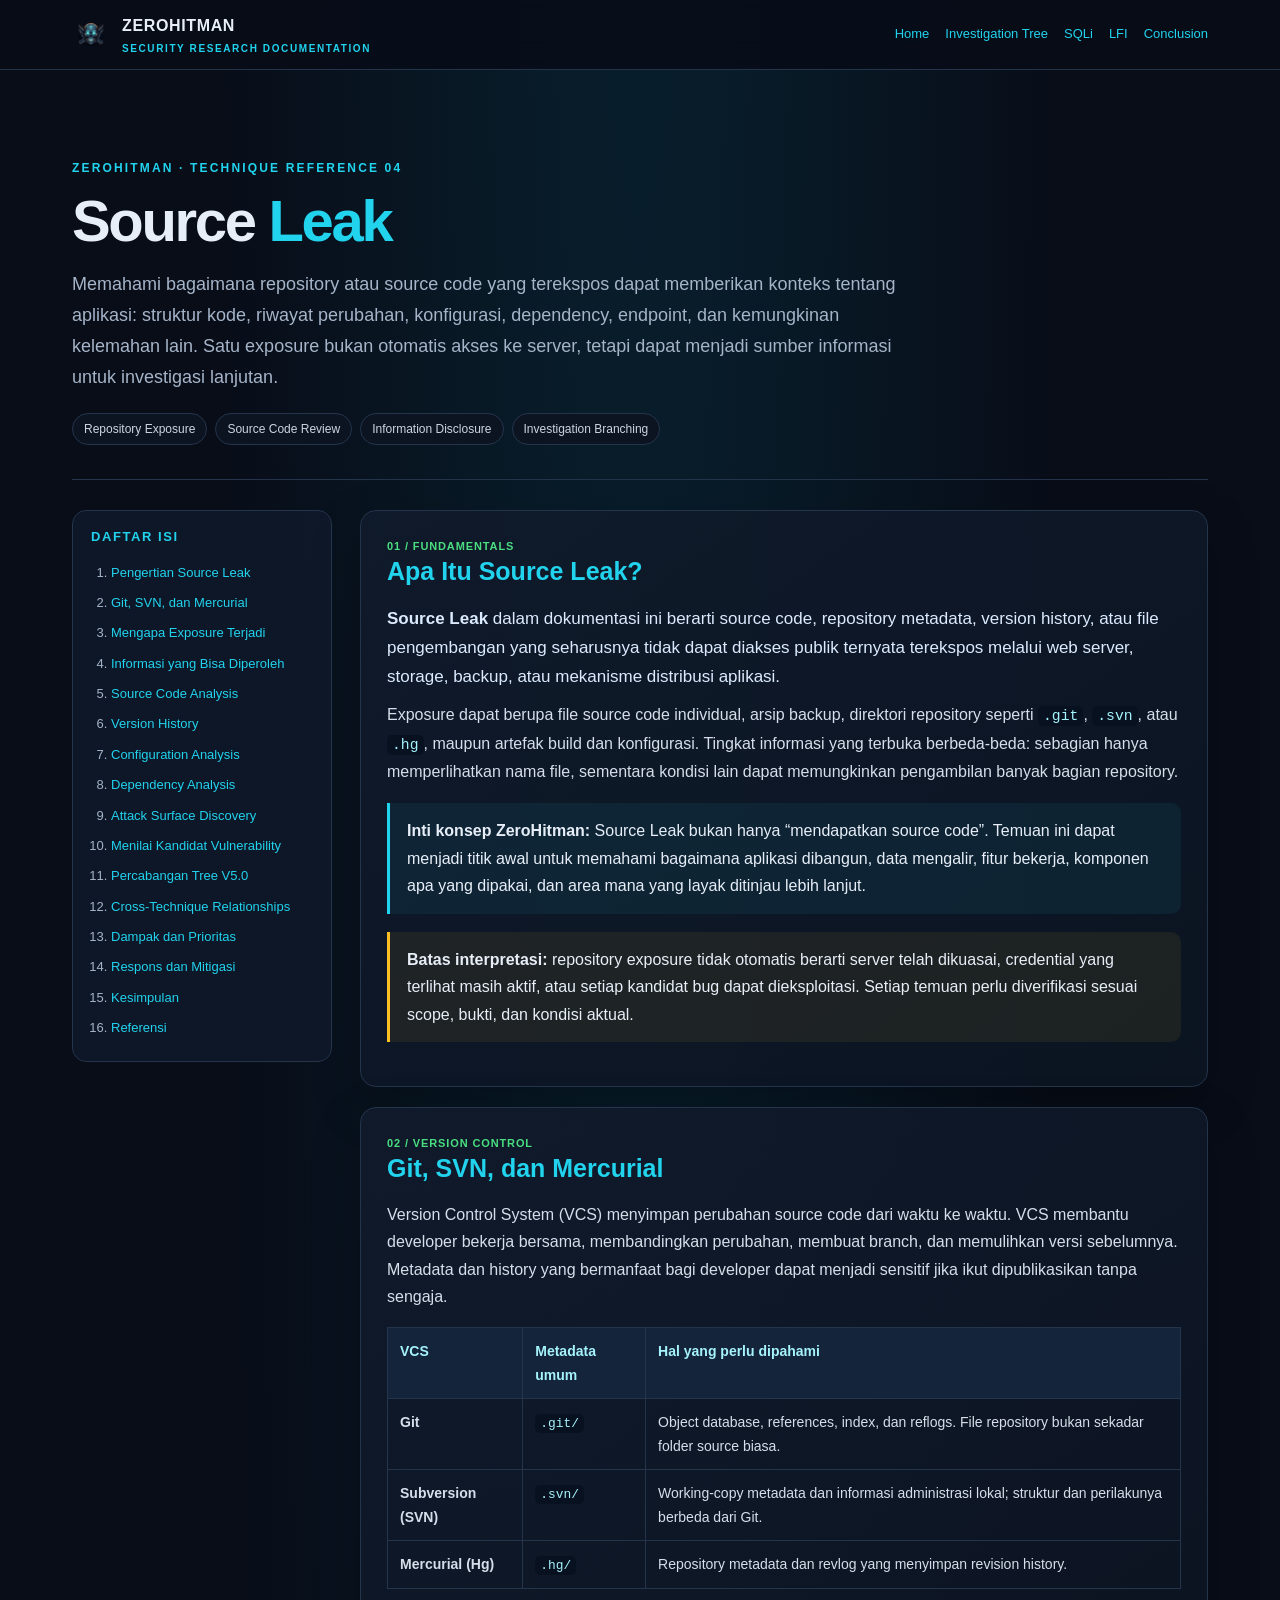
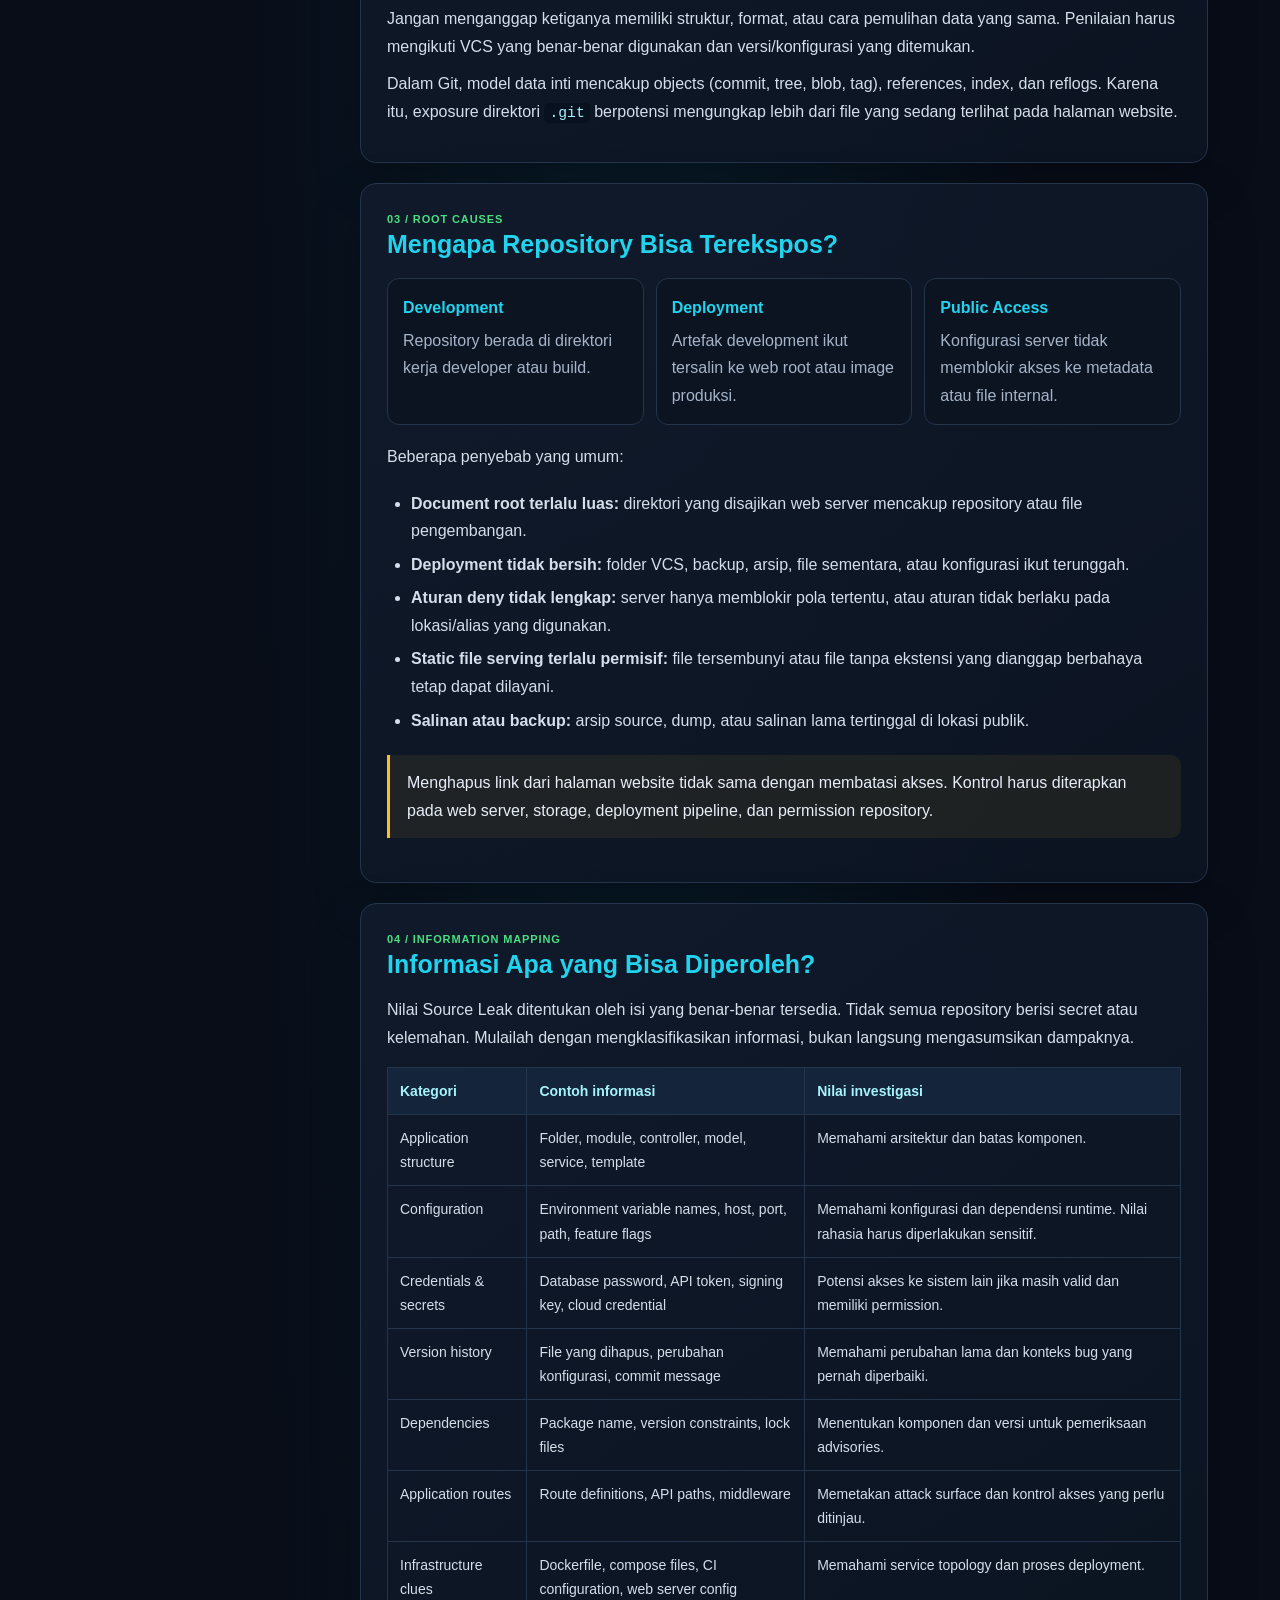
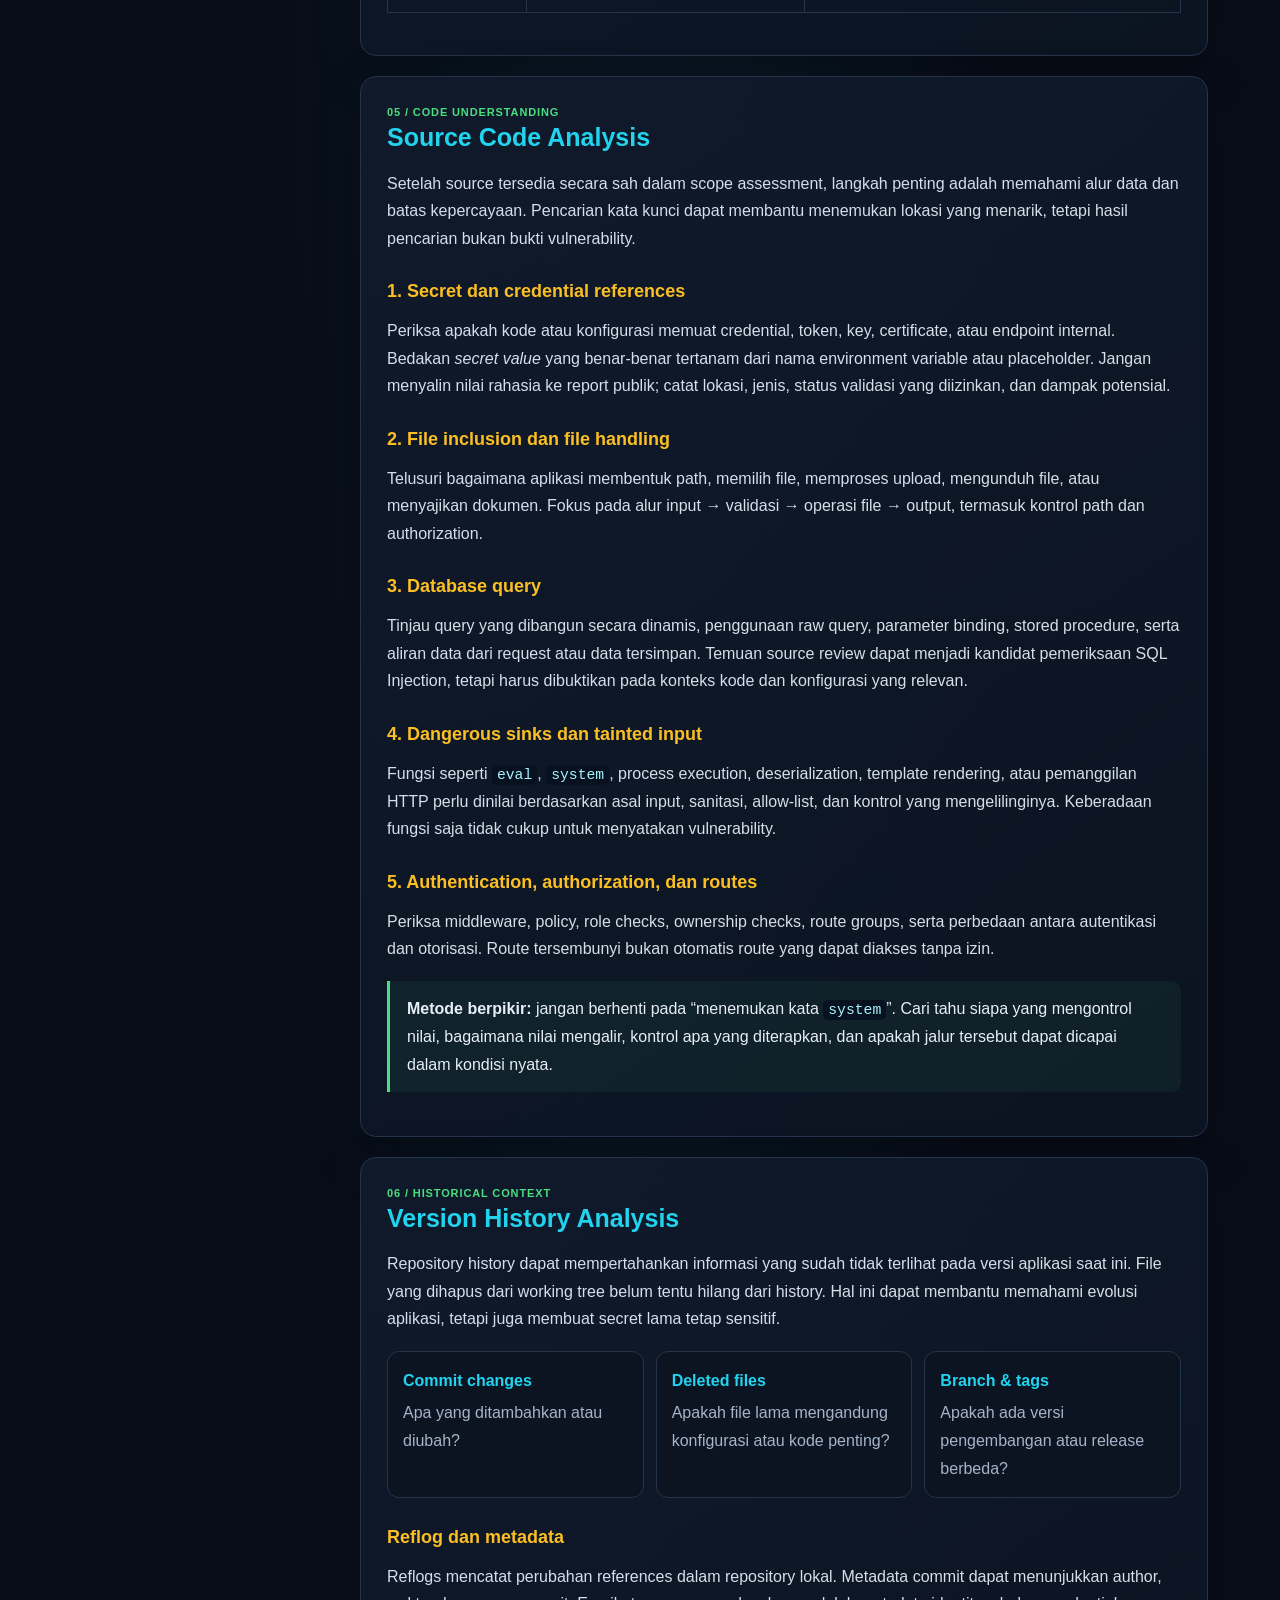
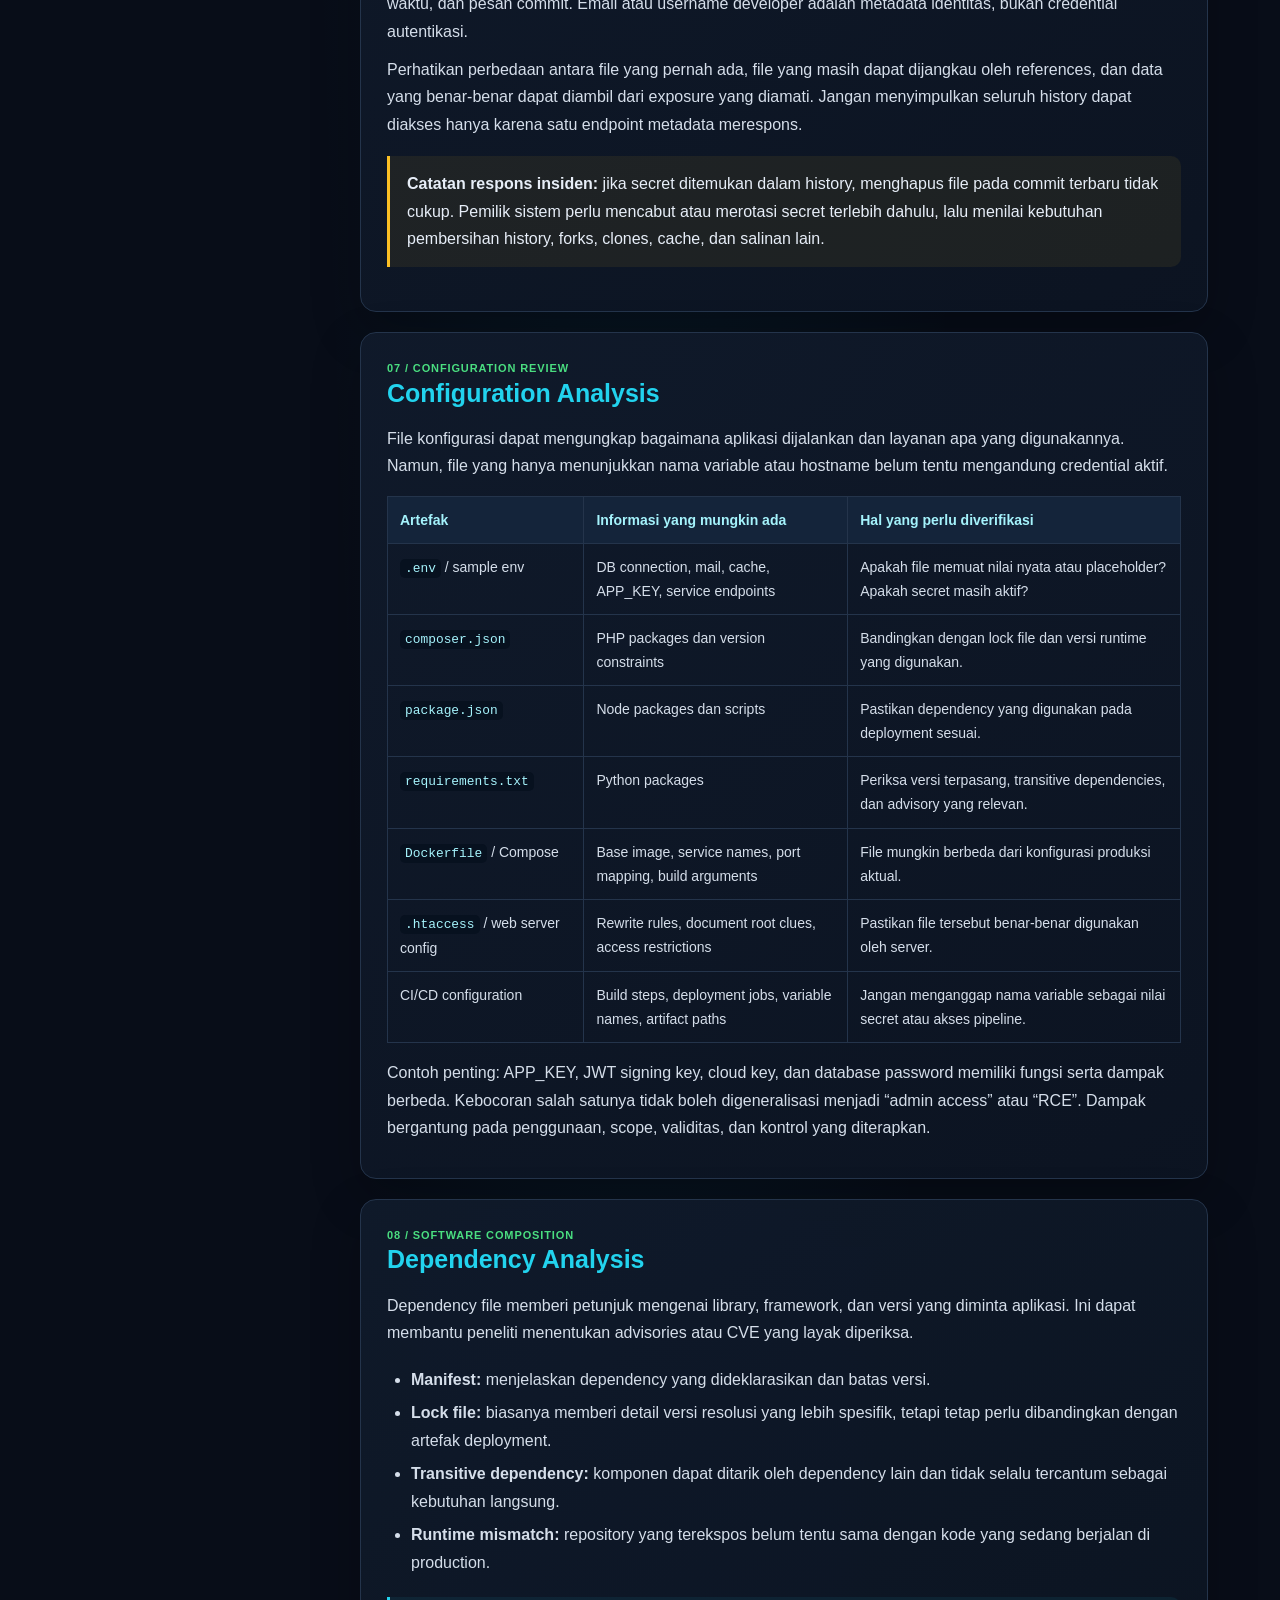
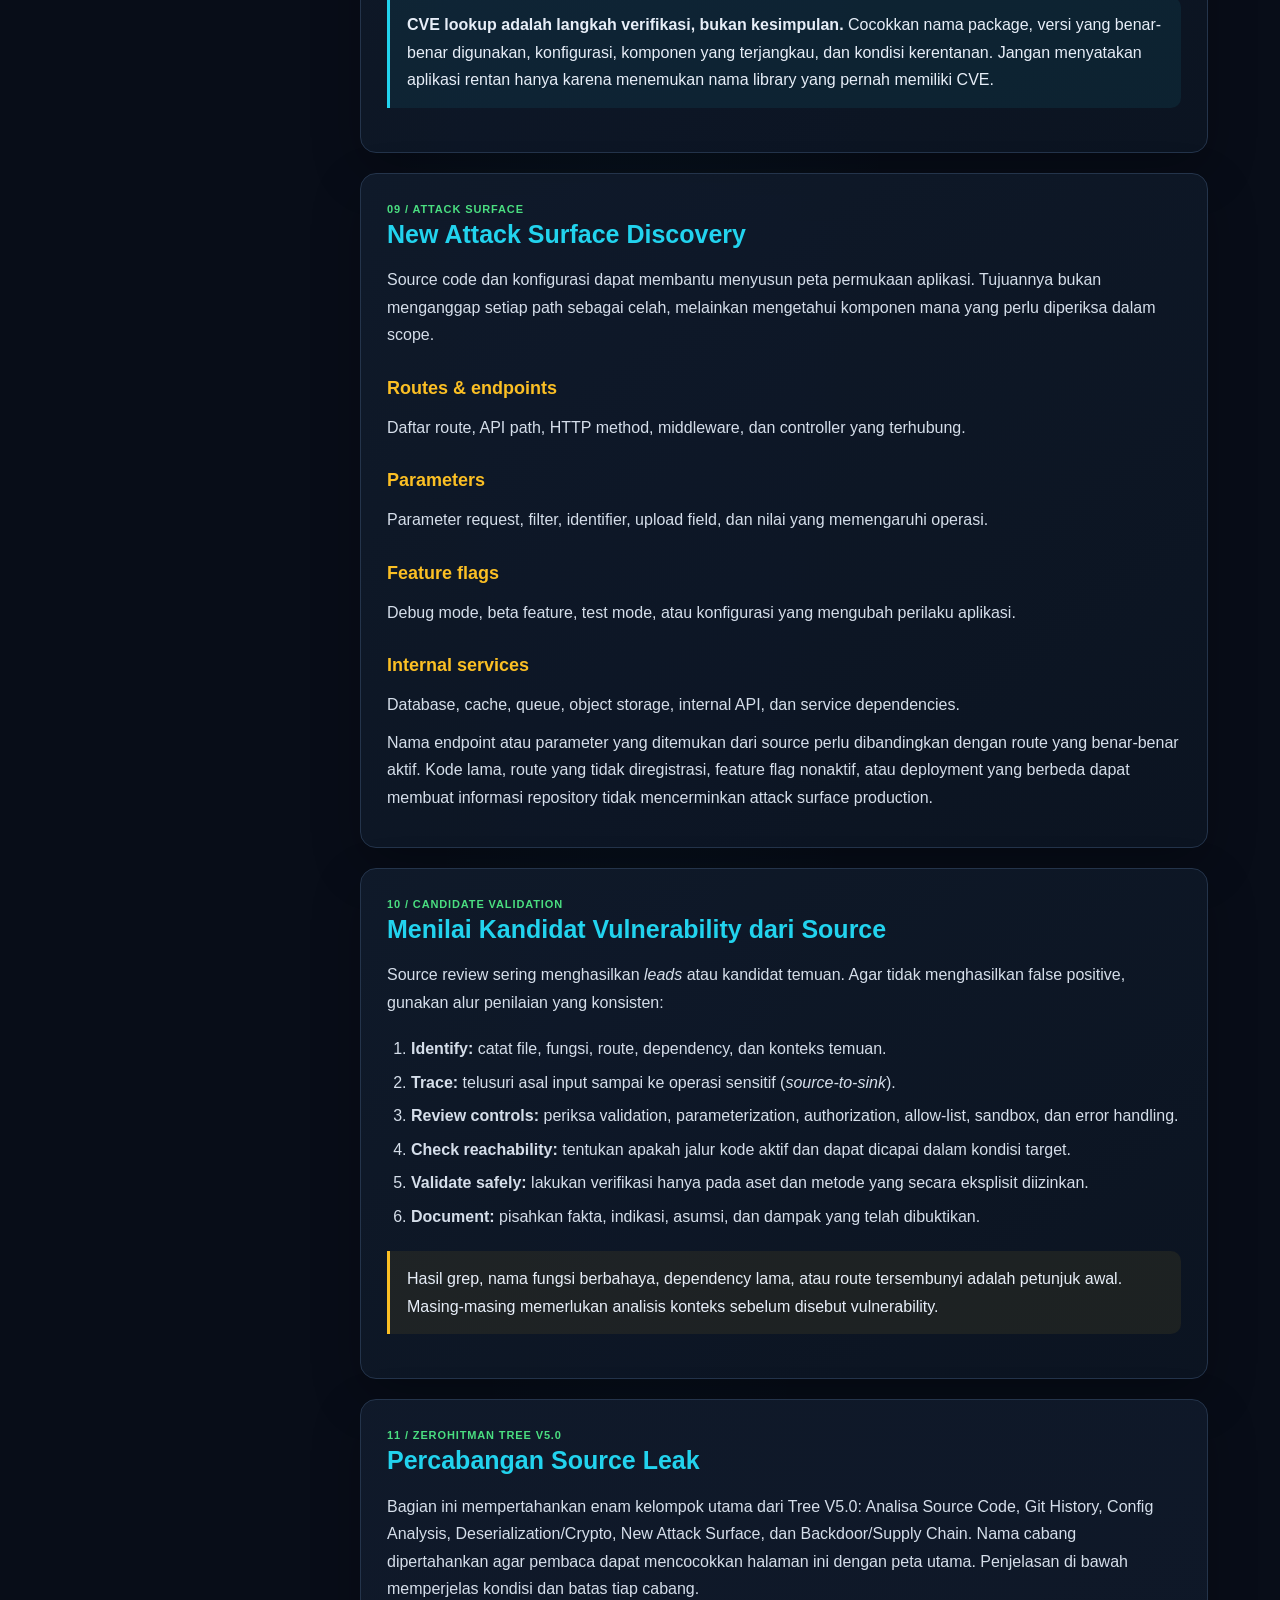
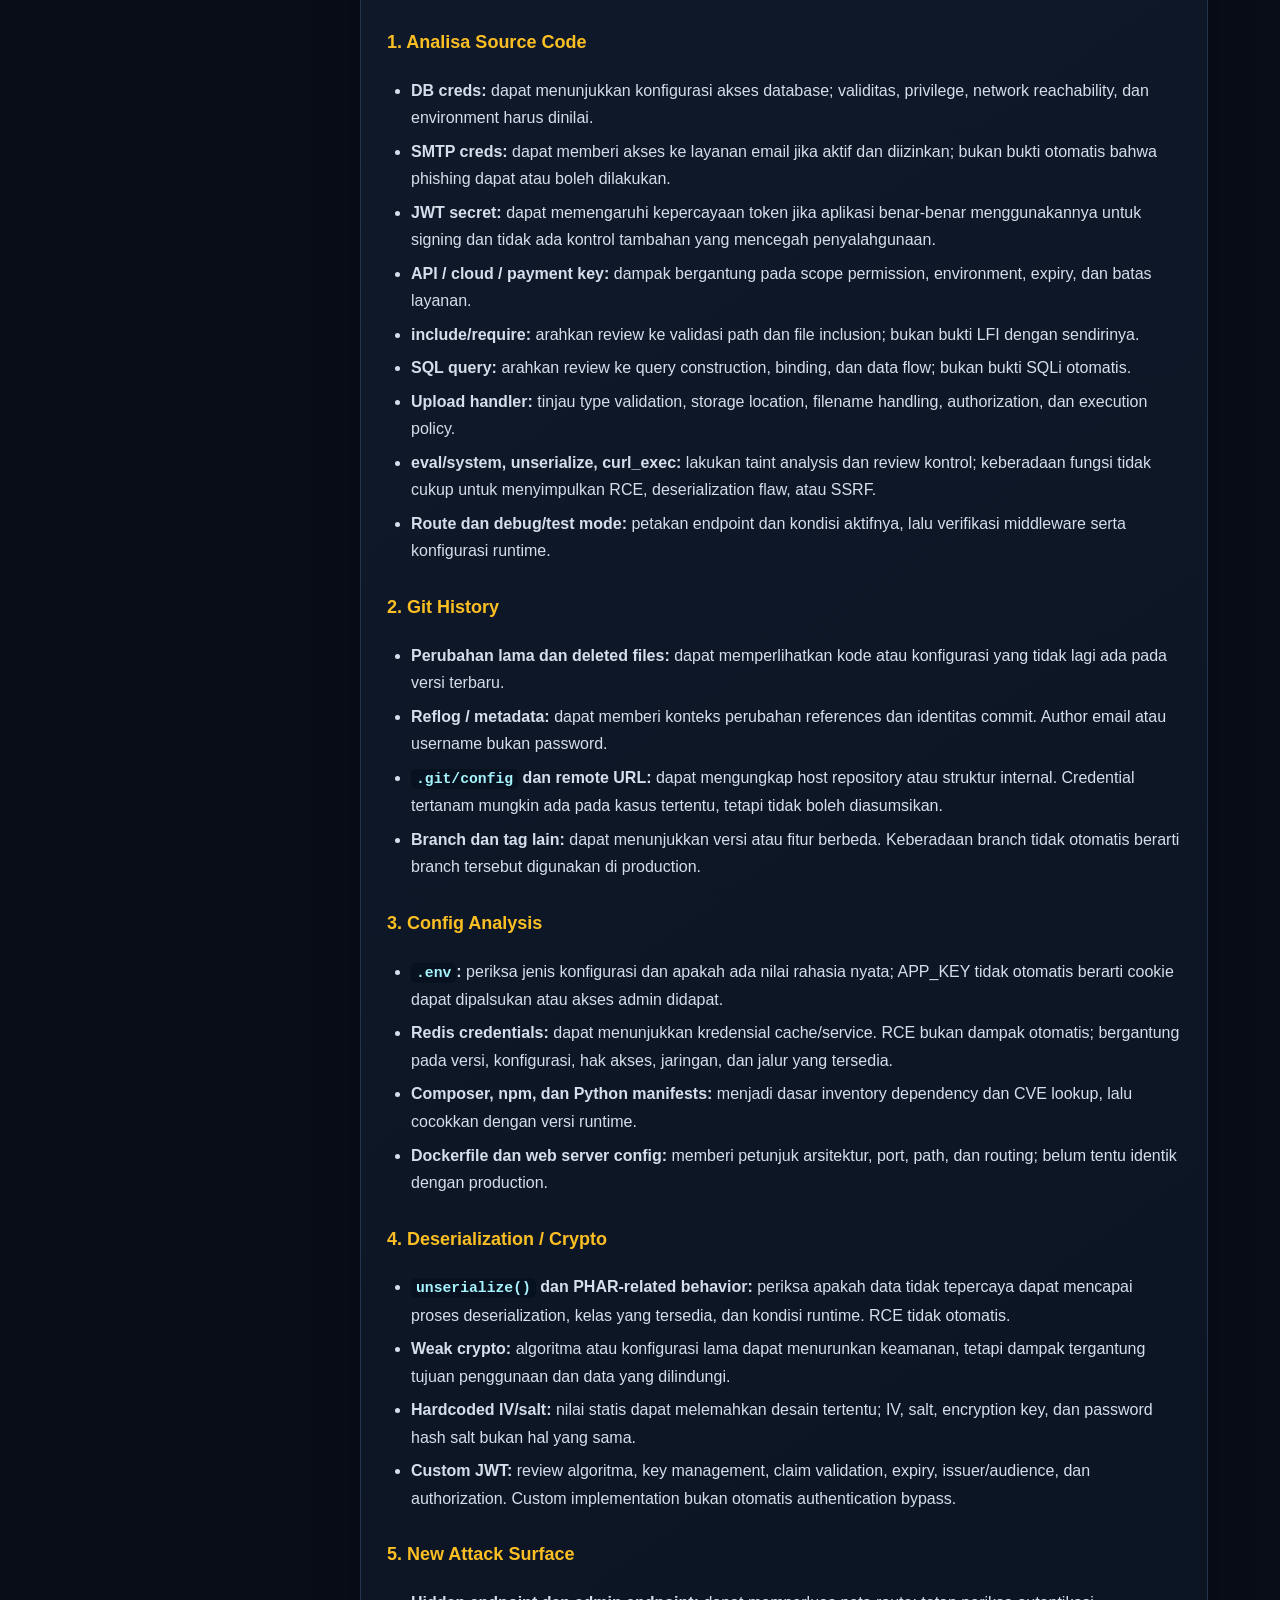
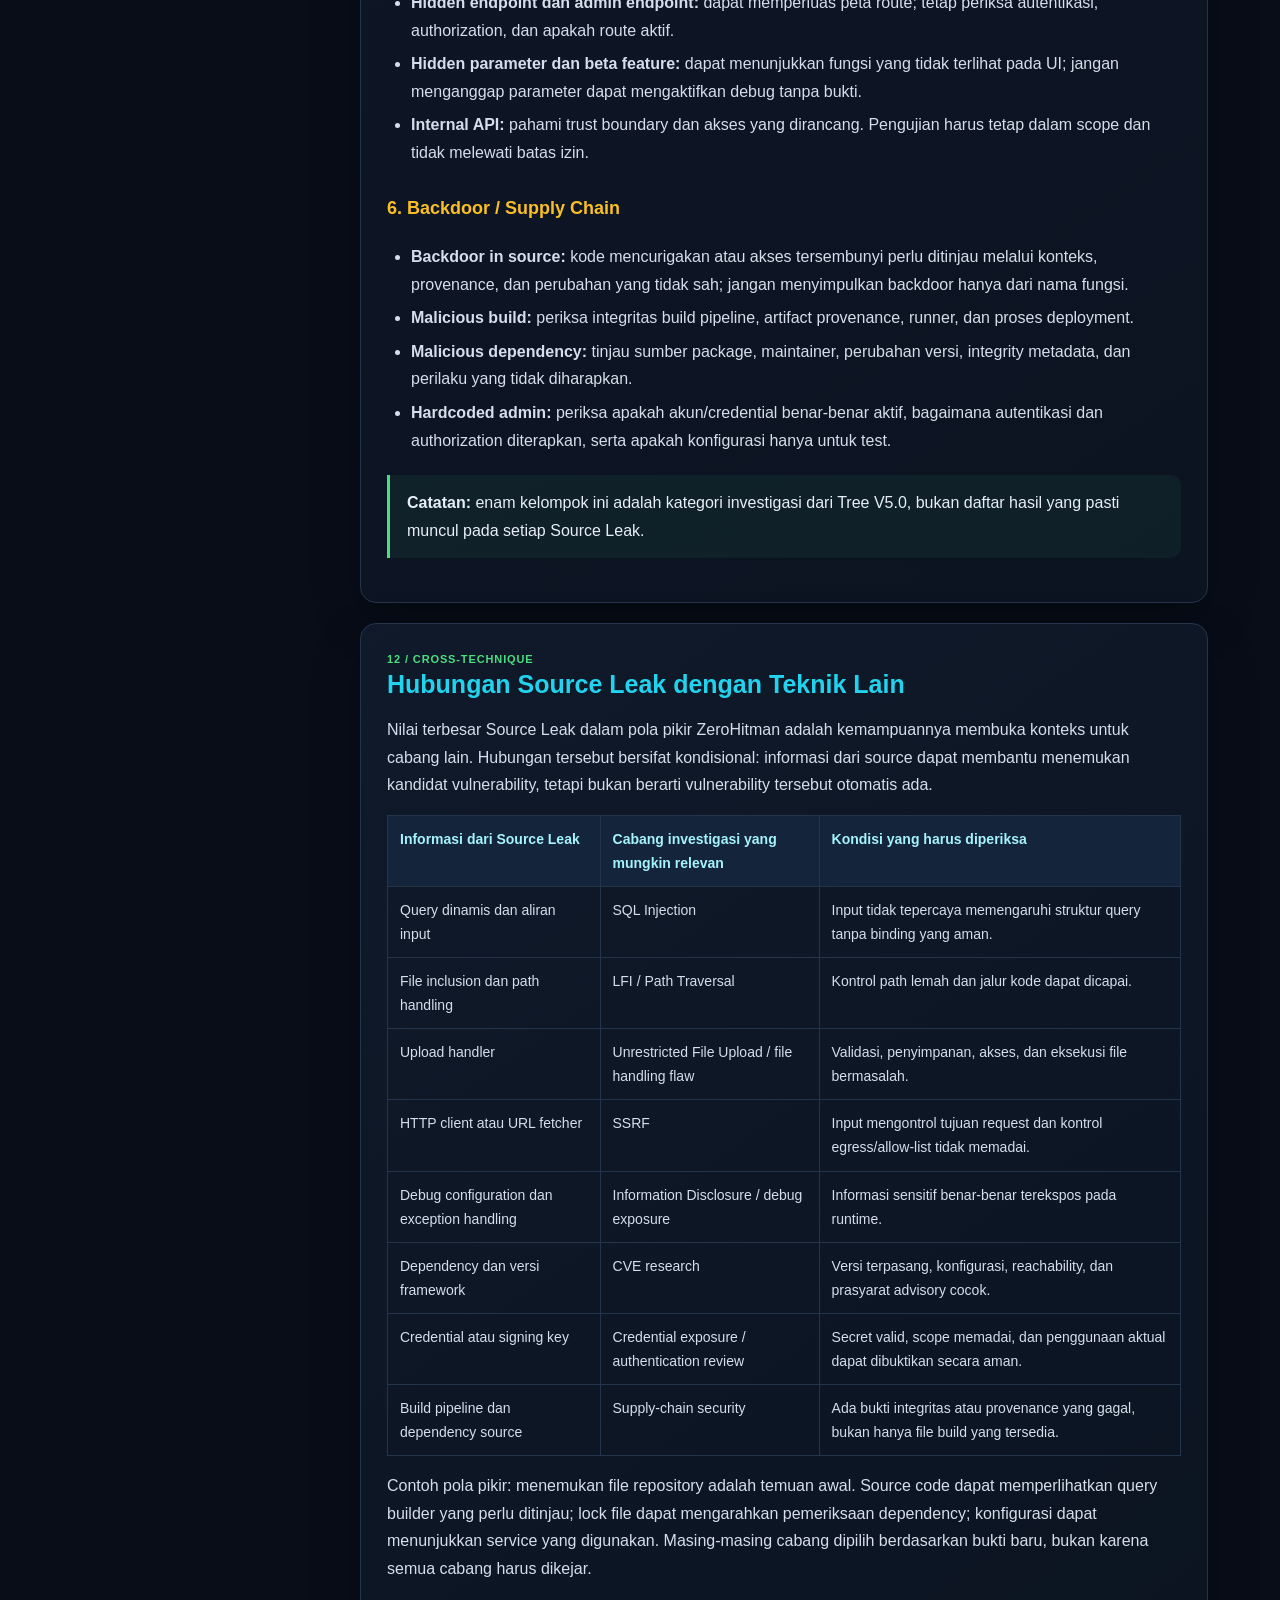
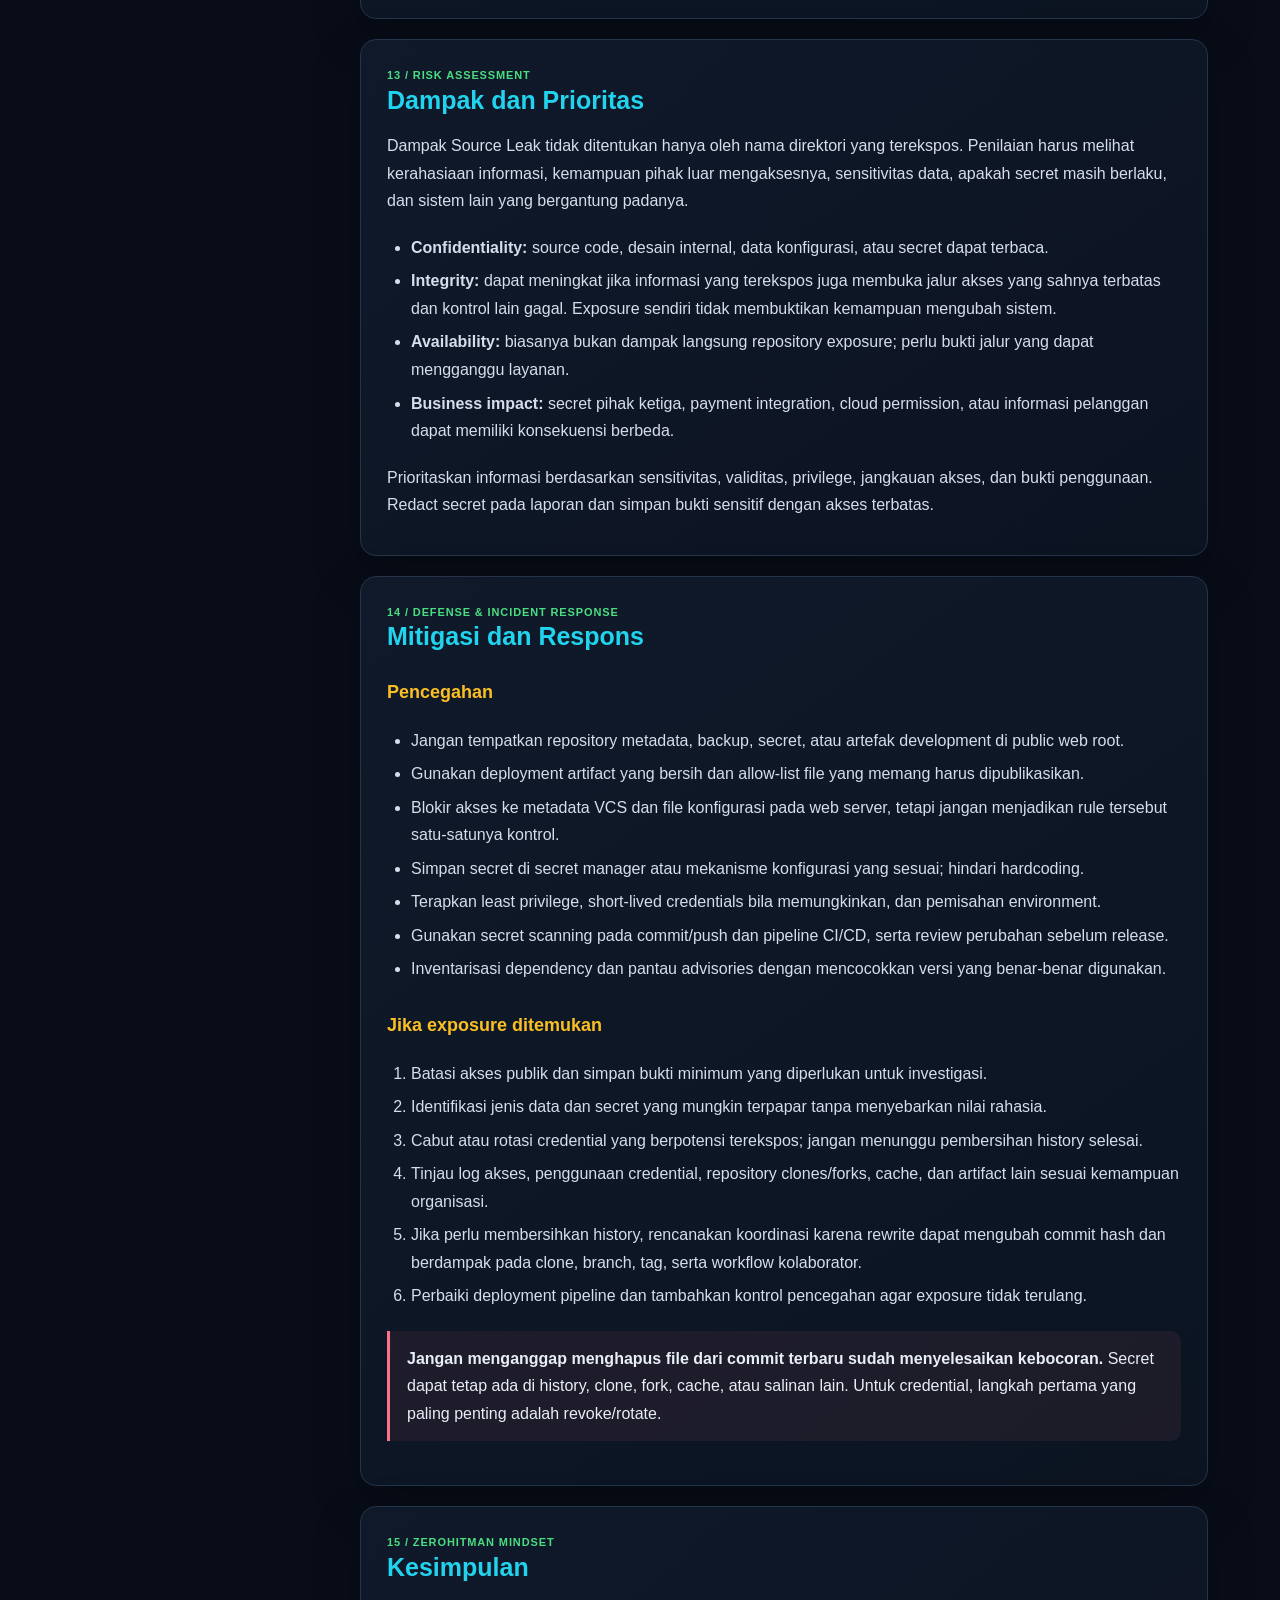
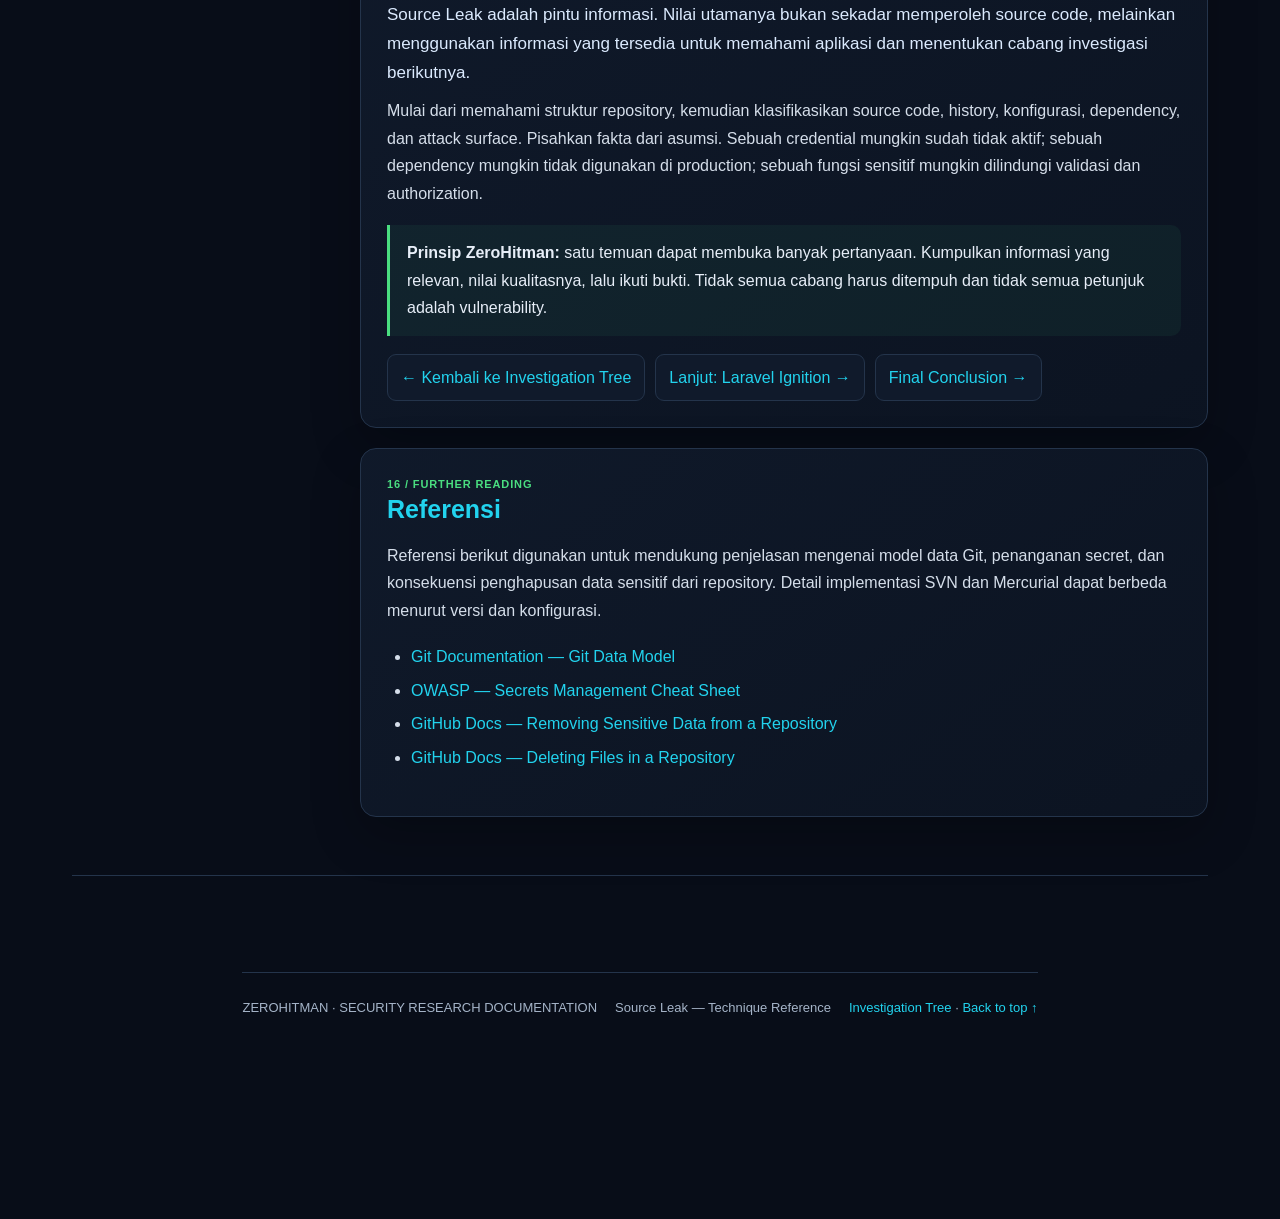
<file: source-leak.html>
<!DOCTYPE html>
<html lang="id">
<head>
<meta charset="UTF-8">
<meta name="viewport" content="width=device-width, initial-scale=1">
<meta name="description" content="ZeroHitman: dokumentasi Source Leak dan repository exposure, mencakup Git, SVN, Mercurial, source review, history, konfigurasi, dependency, attack surface, dampak, dan mitigasi.">
<meta name="theme-color" content="#080d18">
<title>Source Leak — ZeroHitman Documentation</title>
<link rel="stylesheet" href="assets/css/docs.css">
  <link rel="canonical" href="https://zerohitman.github.io/source-leak.html" />
  <meta name="robots" content="index,follow,max-image-preview:large" />
</head>
<body id="top">
<header class="topbar"><div class="topbar-inner">
<a class="brand" href="index.html"><img src="hitman.png" alt="ZeroHitman logo"><span>ZEROHITMAN<small>SECURITY RESEARCH DOCUMENTATION</small></span></a>
<nav class="navlinks" aria-label="Navigasi utama"><a href="index.html">Home</a><a href="tree.html">Investigation Tree</a><a href="sqli.html">SQLi</a><a href="lfi.html">LFI</a><a href="conclusion.html">Conclusion</a></nav>
</div></header>
<div class="wrap">
<section class="hero">
<div class="eyebrow">ZeroHitman · Technique Reference 04</div>
<h1>Source <span style="color:var(--cyan)">Leak</span></h1>
<p>Memahami bagaimana repository atau source code yang terekspos dapat memberikan konteks tentang aplikasi: struktur kode, riwayat perubahan, konfigurasi, dependency, endpoint, dan kemungkinan kelemahan lain. Satu exposure bukan otomatis akses ke server, tetapi dapat menjadi sumber informasi untuk investigasi lanjutan.</p>
<div class="pills"><span class="pill">Repository Exposure</span><span class="pill">Source Code Review</span><span class="pill">Information Disclosure</span><span class="pill">Investigation Branching</span></div>
</section>
<div class="layout">
<aside class="toc"><h2>Daftar Isi</h2><ol>
<li><a href="#intro">Pengertian Source Leak</a></li><li><a href="#repo">Git, SVN, dan Mercurial</a></li><li><a href="#exposure">Mengapa Exposure Terjadi</a></li><li><a href="#what">Informasi yang Bisa Diperoleh</a></li><li><a href="#source-review">Source Code Analysis</a></li><li><a href="#history">Version History</a></li><li><a href="#config">Configuration Analysis</a></li><li><a href="#dependencies">Dependency Analysis</a></li><li><a href="#surface">Attack Surface Discovery</a></li><li><a href="#security-review">Menilai Kandidat Vulnerability</a></li><li><a href="#branches">Percabangan Tree V5.0</a></li><li><a href="#cross">Cross-Technique Relationships</a></li><li><a href="#impact">Dampak dan Prioritas</a></li><li><a href="#response">Respons dan Mitigasi</a></li><li><a href="#summary">Kesimpulan</a></li><li><a href="#references">Referensi</a></li>
</ol></aside>
<main class="content">
<section class="section" id="intro"><div class="tag">01 / Fundamentals</div><h2>Apa Itu Source Leak?</h2>
<p class="lead"><strong>Source Leak</strong> dalam dokumentasi ini berarti source code, repository metadata, version history, atau file pengembangan yang seharusnya tidak dapat diakses publik ternyata terekspos melalui web server, storage, backup, atau mekanisme distribusi aplikasi.</p>
<p>Exposure dapat berupa file source code individual, arsip backup, direktori repository seperti <code>.git</code>, <code>.svn</code>, atau <code>.hg</code>, maupun artefak build dan konfigurasi. Tingkat informasi yang terbuka berbeda-beda: sebagian hanya memperlihatkan nama file, sementara kondisi lain dapat memungkinkan pengambilan banyak bagian repository.</p>
<div class="callout"><strong>Inti konsep ZeroHitman:</strong> Source Leak bukan hanya “mendapatkan source code”. Temuan ini dapat menjadi titik awal untuk memahami bagaimana aplikasi dibangun, data mengalir, fitur bekerja, komponen apa yang dipakai, dan area mana yang layak ditinjau lebih lanjut.</div>
<div class="callout warning"><strong>Batas interpretasi:</strong> repository exposure tidak otomatis berarti server telah dikuasai, credential yang terlihat masih aktif, atau setiap kandidat bug dapat dieksploitasi. Setiap temuan perlu diverifikasi sesuai scope, bukti, dan kondisi aktual.</div>
</section>
<section class="section" id="repo"><div class="tag">02 / Version Control</div><h2>Git, SVN, dan Mercurial</h2>
<p>Version Control System (VCS) menyimpan perubahan source code dari waktu ke waktu. VCS membantu developer bekerja bersama, membandingkan perubahan, membuat branch, dan memulihkan versi sebelumnya. Metadata dan history yang bermanfaat bagi developer dapat menjadi sensitif jika ikut dipublikasikan tanpa sengaja.</p>
<div class="table-wrap"><table><thead><tr><th>VCS</th><th>Metadata umum</th><th>Hal yang perlu dipahami</th></tr></thead><tbody>
<tr><td><strong>Git</strong></td><td><code>.git/</code></td><td>Object database, references, index, dan reflogs. File repository bukan sekadar folder source biasa.</td></tr>
<tr><td><strong>Subversion (SVN)</strong></td><td><code>.svn/</code></td><td>Working-copy metadata dan informasi administrasi lokal; struktur dan perilakunya berbeda dari Git.</td></tr>
<tr><td><strong>Mercurial (Hg)</strong></td><td><code>.hg/</code></td><td>Repository metadata dan revlog yang menyimpan revision history.</td></tr>
</tbody></table></div>
<p>Jangan menganggap ketiganya memiliki struktur, format, atau cara pemulihan data yang sama. Penilaian harus mengikuti VCS yang benar-benar digunakan dan versi/konfigurasi yang ditemukan.</p>
<p>Dalam Git, model data inti mencakup objects (commit, tree, blob, tag), references, index, dan reflogs. Karena itu, exposure direktori <code>.git</code> berpotensi mengungkap lebih dari file yang sedang terlihat pada halaman website.</p>
</section>
<section class="section" id="exposure"><div class="tag">03 / Root Causes</div><h2>Mengapa Repository Bisa Terekspos?</h2>
<div class="flow"><article><b>Development</b><span class="muted">Repository berada di direktori kerja developer atau build.</span></article><article><b>Deployment</b><span class="muted">Artefak development ikut tersalin ke web root atau image produksi.</span></article><article><b>Public Access</b><span class="muted">Konfigurasi server tidak memblokir akses ke metadata atau file internal.</span></article></div>
<p>Beberapa penyebab yang umum:</p><ul>
<li><strong>Document root terlalu luas:</strong> direktori yang disajikan web server mencakup repository atau file pengembangan.</li>
<li><strong>Deployment tidak bersih:</strong> folder VCS, backup, arsip, file sementara, atau konfigurasi ikut terunggah.</li>
<li><strong>Aturan deny tidak lengkap:</strong> server hanya memblokir pola tertentu, atau aturan tidak berlaku pada lokasi/alias yang digunakan.</li>
<li><strong>Static file serving terlalu permisif:</strong> file tersembunyi atau file tanpa ekstensi yang dianggap berbahaya tetap dapat dilayani.</li>
<li><strong>Salinan atau backup:</strong> arsip source, dump, atau salinan lama tertinggal di lokasi publik.</li>
</ul>
<div class="callout warning">Menghapus link dari halaman website tidak sama dengan membatasi akses. Kontrol harus diterapkan pada web server, storage, deployment pipeline, dan permission repository.</div>
</section>
<section class="section" id="what"><div class="tag">04 / Information Mapping</div><h2>Informasi Apa yang Bisa Diperoleh?</h2>
<p>Nilai Source Leak ditentukan oleh isi yang benar-benar tersedia. Tidak semua repository berisi secret atau kelemahan. Mulailah dengan mengklasifikasikan informasi, bukan langsung mengasumsikan dampaknya.</p>
<div class="table-wrap"><table><thead><tr><th>Kategori</th><th>Contoh informasi</th><th>Nilai investigasi</th></tr></thead><tbody>
<tr><td>Application structure</td><td>Folder, module, controller, model, service, template</td><td>Memahami arsitektur dan batas komponen.</td></tr>
<tr><td>Configuration</td><td>Environment variable names, host, port, path, feature flags</td><td>Memahami konfigurasi dan dependensi runtime. Nilai rahasia harus diperlakukan sensitif.</td></tr>
<tr><td>Credentials & secrets</td><td>Database password, API token, signing key, cloud credential</td><td>Potensi akses ke sistem lain jika masih valid dan memiliki permission.</td></tr>
<tr><td>Version history</td><td>File yang dihapus, perubahan konfigurasi, commit message</td><td>Memahami perubahan lama dan konteks bug yang pernah diperbaiki.</td></tr>
<tr><td>Dependencies</td><td>Package name, version constraints, lock files</td><td>Menentukan komponen dan versi untuk pemeriksaan advisories.</td></tr>
<tr><td>Application routes</td><td>Route definitions, API paths, middleware</td><td>Memetakan attack surface dan kontrol akses yang perlu ditinjau.</td></tr>
<tr><td>Infrastructure clues</td><td>Dockerfile, compose files, CI configuration, web server config</td><td>Memahami service topology dan proses deployment.</td></tr>
</tbody></table></div>
</section>
<section class="section" id="source-review"><div class="tag">05 / Code Understanding</div><h2>Source Code Analysis</h2>
<p>Setelah source tersedia secara sah dalam scope assessment, langkah penting adalah memahami alur data dan batas kepercayaan. Pencarian kata kunci dapat membantu menemukan lokasi yang menarik, tetapi hasil pencarian bukan bukti vulnerability.</p>
<h3>1. Secret dan credential references</h3><p>Periksa apakah kode atau konfigurasi memuat credential, token, key, certificate, atau endpoint internal. Bedakan <em>secret value</em> yang benar-benar tertanam dari nama environment variable atau placeholder. Jangan menyalin nilai rahasia ke report publik; catat lokasi, jenis, status validasi yang diizinkan, dan dampak potensial.</p>
<h3>2. File inclusion dan file handling</h3><p>Telusuri bagaimana aplikasi membentuk path, memilih file, memproses upload, mengunduh file, atau menyajikan dokumen. Fokus pada alur input → validasi → operasi file → output, termasuk kontrol path dan authorization.</p>
<h3>3. Database query</h3><p>Tinjau query yang dibangun secara dinamis, penggunaan raw query, parameter binding, stored procedure, serta aliran data dari request atau data tersimpan. Temuan source review dapat menjadi kandidat pemeriksaan SQL Injection, tetapi harus dibuktikan pada konteks kode dan konfigurasi yang relevan.</p>
<h3>4. Dangerous sinks dan tainted input</h3><p>Fungsi seperti <code>eval</code>, <code>system</code>, process execution, deserialization, template rendering, atau pemanggilan HTTP perlu dinilai berdasarkan asal input, sanitasi, allow-list, dan kontrol yang mengelilinginya. Keberadaan fungsi saja tidak cukup untuk menyatakan vulnerability.</p>
<h3>5. Authentication, authorization, dan routes</h3><p>Periksa middleware, policy, role checks, ownership checks, route groups, serta perbedaan antara autentikasi dan otorisasi. Route tersembunyi bukan otomatis route yang dapat diakses tanpa izin.</p>
<div class="callout success"><strong>Metode berpikir:</strong> jangan berhenti pada “menemukan kata <code>system</code>”. Cari tahu siapa yang mengontrol nilai, bagaimana nilai mengalir, kontrol apa yang diterapkan, dan apakah jalur tersebut dapat dicapai dalam kondisi nyata.</div>
</section>
<section class="section" id="history"><div class="tag">06 / Historical Context</div><h2>Version History Analysis</h2>
<p>Repository history dapat mempertahankan informasi yang sudah tidak terlihat pada versi aplikasi saat ini. File yang dihapus dari working tree belum tentu hilang dari history. Hal ini dapat membantu memahami evolusi aplikasi, tetapi juga membuat secret lama tetap sensitif.</p>
<div class="grid">
<div class="flow"><article><b>Commit changes</b><span class="muted">Apa yang ditambahkan atau diubah?</span></article><article><b>Deleted files</b><span class="muted">Apakah file lama mengandung konfigurasi atau kode penting?</span></article><article><b>Branch & tags</b><span class="muted">Apakah ada versi pengembangan atau release berbeda?</span></article></div>
<div class="mini"><h3>Reflog dan metadata</h3><p>Reflogs mencatat perubahan references dalam repository lokal. Metadata commit dapat menunjukkan author, waktu, dan pesan commit. Email atau username developer adalah metadata identitas, bukan credential autentikasi.</p></div>
</div>
<p>Perhatikan perbedaan antara file yang pernah ada, file yang masih dapat dijangkau oleh references, dan data yang benar-benar dapat diambil dari exposure yang diamati. Jangan menyimpulkan seluruh history dapat diakses hanya karena satu endpoint metadata merespons.</p>
<div class="callout warning"><strong>Catatan respons insiden:</strong> jika secret ditemukan dalam history, menghapus file pada commit terbaru tidak cukup. Pemilik sistem perlu mencabut atau merotasi secret terlebih dahulu, lalu menilai kebutuhan pembersihan history, forks, clones, cache, dan salinan lain.</div>
</section>
<section class="section" id="config"><div class="tag">07 / Configuration Review</div><h2>Configuration Analysis</h2>
<p>File konfigurasi dapat mengungkap bagaimana aplikasi dijalankan dan layanan apa yang digunakannya. Namun, file yang hanya menunjukkan nama variable atau hostname belum tentu mengandung credential aktif.</p>
<div class="table-wrap"><table><thead><tr><th>Artefak</th><th>Informasi yang mungkin ada</th><th>Hal yang perlu diverifikasi</th></tr></thead><tbody>
<tr><td><code>.env</code> / sample env</td><td>DB connection, mail, cache, APP_KEY, service endpoints</td><td>Apakah file memuat nilai nyata atau placeholder? Apakah secret masih aktif?</td></tr>
<tr><td><code>composer.json</code></td><td>PHP packages dan version constraints</td><td>Bandingkan dengan lock file dan versi runtime yang digunakan.</td></tr>
<tr><td><code>package.json</code></td><td>Node packages dan scripts</td><td>Pastikan dependency yang digunakan pada deployment sesuai.</td></tr>
<tr><td><code>requirements.txt</code></td><td>Python packages</td><td>Periksa versi terpasang, transitive dependencies, dan advisory yang relevan.</td></tr>
<tr><td><code>Dockerfile</code> / Compose</td><td>Base image, service names, port mapping, build arguments</td><td>File mungkin berbeda dari konfigurasi produksi aktual.</td></tr>
<tr><td><code>.htaccess</code> / web server config</td><td>Rewrite rules, document root clues, access restrictions</td><td>Pastikan file tersebut benar-benar digunakan oleh server.</td></tr>
<tr><td>CI/CD configuration</td><td>Build steps, deployment jobs, variable names, artifact paths</td><td>Jangan menganggap nama variable sebagai nilai secret atau akses pipeline.</td></tr>
</tbody></table></div>
<p>Contoh penting: APP_KEY, JWT signing key, cloud key, dan database password memiliki fungsi serta dampak berbeda. Kebocoran salah satunya tidak boleh digeneralisasi menjadi “admin access” atau “RCE”. Dampak bergantung pada penggunaan, scope, validitas, dan kontrol yang diterapkan.</p>
</section>
<section class="section" id="dependencies"><div class="tag">08 / Software Composition</div><h2>Dependency Analysis</h2>
<p>Dependency file memberi petunjuk mengenai library, framework, dan versi yang diminta aplikasi. Ini dapat membantu peneliti menentukan advisories atau CVE yang layak diperiksa.</p>
<ul><li><strong>Manifest:</strong> menjelaskan dependency yang dideklarasikan dan batas versi.</li><li><strong>Lock file:</strong> biasanya memberi detail versi resolusi yang lebih spesifik, tetapi tetap perlu dibandingkan dengan artefak deployment.</li><li><strong>Transitive dependency:</strong> komponen dapat ditarik oleh dependency lain dan tidak selalu tercantum sebagai kebutuhan langsung.</li><li><strong>Runtime mismatch:</strong> repository yang terekspos belum tentu sama dengan kode yang sedang berjalan di production.</li></ul>
<div class="callout"><strong>CVE lookup adalah langkah verifikasi, bukan kesimpulan.</strong> Cocokkan nama package, versi yang benar-benar digunakan, konfigurasi, komponen yang terjangkau, dan kondisi kerentanan. Jangan menyatakan aplikasi rentan hanya karena menemukan nama library yang pernah memiliki CVE.</div>
</section>
<section class="section" id="surface"><div class="tag">09 / Attack Surface</div><h2>New Attack Surface Discovery</h2>
<p>Source code dan konfigurasi dapat membantu menyusun peta permukaan aplikasi. Tujuannya bukan menganggap setiap path sebagai celah, melainkan mengetahui komponen mana yang perlu diperiksa dalam scope.</p>
<div class="grid">
<div class="mini"><h3>Routes & endpoints</h3><p>Daftar route, API path, HTTP method, middleware, dan controller yang terhubung.</p></div>
<div class="mini"><h3>Parameters</h3><p>Parameter request, filter, identifier, upload field, dan nilai yang memengaruhi operasi.</p></div>
<div class="mini"><h3>Feature flags</h3><p>Debug mode, beta feature, test mode, atau konfigurasi yang mengubah perilaku aplikasi.</p></div>
<div class="mini"><h3>Internal services</h3><p>Database, cache, queue, object storage, internal API, dan service dependencies.</p></div>
</div>
<p>Nama endpoint atau parameter yang ditemukan dari source perlu dibandingkan dengan route yang benar-benar aktif. Kode lama, route yang tidak diregistrasi, feature flag nonaktif, atau deployment yang berbeda dapat membuat informasi repository tidak mencerminkan attack surface production.</p>
</section>
<section class="section" id="security-review"><div class="tag">10 / Candidate Validation</div><h2>Menilai Kandidat Vulnerability dari Source</h2>
<p>Source review sering menghasilkan <em>leads</em> atau kandidat temuan. Agar tidak menghasilkan false positive, gunakan alur penilaian yang konsisten:</p>
<ol><li><strong>Identify:</strong> catat file, fungsi, route, dependency, dan konteks temuan.</li><li><strong>Trace:</strong> telusuri asal input sampai ke operasi sensitif (<em>source-to-sink</em>).</li><li><strong>Review controls:</strong> periksa validation, parameterization, authorization, allow-list, sandbox, dan error handling.</li><li><strong>Check reachability:</strong> tentukan apakah jalur kode aktif dan dapat dicapai dalam kondisi target.</li><li><strong>Validate safely:</strong> lakukan verifikasi hanya pada aset dan metode yang secara eksplisit diizinkan.</li><li><strong>Document:</strong> pisahkan fakta, indikasi, asumsi, dan dampak yang telah dibuktikan.</li></ol>
<div class="callout warning">Hasil grep, nama fungsi berbahaya, dependency lama, atau route tersembunyi adalah petunjuk awal. Masing-masing memerlukan analisis konteks sebelum disebut vulnerability.</div>
</section>
<section class="section" id="branches"><div class="tag">11 / ZeroHitman Tree V5.0</div><h2>Percabangan Source Leak</h2>
<p>Bagian ini mempertahankan enam kelompok utama dari Tree V5.0: Analisa Source Code, Git History, Config Analysis, Deserialization/Crypto, New Attack Surface, dan Backdoor/Supply Chain. Nama cabang dipertahankan agar pembaca dapat mencocokkan halaman ini dengan peta utama. Penjelasan di bawah memperjelas kondisi dan batas tiap cabang.</p>
<div class="card"><h3>1. Analisa Source Code</h3><ul>
<li><strong>DB creds:</strong> dapat menunjukkan konfigurasi akses database; validitas, privilege, network reachability, dan environment harus dinilai.</li><li><strong>SMTP creds:</strong> dapat memberi akses ke layanan email jika aktif dan diizinkan; bukan bukti otomatis bahwa phishing dapat atau boleh dilakukan.</li><li><strong>JWT secret:</strong> dapat memengaruhi kepercayaan token jika aplikasi benar-benar menggunakannya untuk signing dan tidak ada kontrol tambahan yang mencegah penyalahgunaan.</li><li><strong>API / cloud / payment key:</strong> dampak bergantung pada scope permission, environment, expiry, dan batas layanan.</li><li><strong>include/require:</strong> arahkan review ke validasi path dan file inclusion; bukan bukti LFI dengan sendirinya.</li><li><strong>SQL query:</strong> arahkan review ke query construction, binding, dan data flow; bukan bukti SQLi otomatis.</li><li><strong>Upload handler:</strong> tinjau type validation, storage location, filename handling, authorization, dan execution policy.</li><li><strong>eval/system, unserialize, curl_exec:</strong> lakukan taint analysis dan review kontrol; keberadaan fungsi tidak cukup untuk menyimpulkan RCE, deserialization flaw, atau SSRF.</li><li><strong>Route dan debug/test mode:</strong> petakan endpoint dan kondisi aktifnya, lalu verifikasi middleware serta konfigurasi runtime.</li>
</ul></div>
<div class="card"><h3>2. Git History</h3><ul><li><strong>Perubahan lama dan deleted files:</strong> dapat memperlihatkan kode atau konfigurasi yang tidak lagi ada pada versi terbaru.</li><li><strong>Reflog / metadata:</strong> dapat memberi konteks perubahan references dan identitas commit. Author email atau username bukan password.</li><li><strong><code>.git/config</code> dan remote URL:</strong> dapat mengungkap host repository atau struktur internal. Credential tertanam mungkin ada pada kasus tertentu, tetapi tidak boleh diasumsikan.</li><li><strong>Branch dan tag lain:</strong> dapat menunjukkan versi atau fitur berbeda. Keberadaan branch tidak otomatis berarti branch tersebut digunakan di production.</li></ul></div>
<div class="card"><h3>3. Config Analysis</h3><ul><li><strong><code>.env</code>:</strong> periksa jenis konfigurasi dan apakah ada nilai rahasia nyata; APP_KEY tidak otomatis berarti cookie dapat dipalsukan atau akses admin didapat.</li><li><strong>Redis credentials:</strong> dapat menunjukkan kredensial cache/service. RCE bukan dampak otomatis; bergantung pada versi, konfigurasi, hak akses, jaringan, dan jalur yang tersedia.</li><li><strong>Composer, npm, dan Python manifests:</strong> menjadi dasar inventory dependency dan CVE lookup, lalu cocokkan dengan versi runtime.</li><li><strong>Dockerfile dan web server config:</strong> memberi petunjuk arsitektur, port, path, dan routing; belum tentu identik dengan production.</li></ul></div>
<div class="card"><h3>4. Deserialization / Crypto</h3><ul><li><strong><code>unserialize()</code> dan PHAR-related behavior:</strong> periksa apakah data tidak tepercaya dapat mencapai proses deserialization, kelas yang tersedia, dan kondisi runtime. RCE tidak otomatis.</li><li><strong>Weak crypto:</strong> algoritma atau konfigurasi lama dapat menurunkan keamanan, tetapi dampak tergantung tujuan penggunaan dan data yang dilindungi.</li><li><strong>Hardcoded IV/salt:</strong> nilai statis dapat melemahkan desain tertentu; IV, salt, encryption key, dan password hash salt bukan hal yang sama.</li><li><strong>Custom JWT:</strong> review algoritma, key management, claim validation, expiry, issuer/audience, dan authorization. Custom implementation bukan otomatis authentication bypass.</li></ul></div>
<div class="card"><h3>5. New Attack Surface</h3><ul><li><strong>Hidden endpoint dan admin endpoint:</strong> dapat memperluas peta route; tetap periksa autentikasi, authorization, dan apakah route aktif.</li><li><strong>Hidden parameter dan beta feature:</strong> dapat menunjukkan fungsi yang tidak terlihat pada UI; jangan menganggap parameter dapat mengaktifkan debug tanpa bukti.</li><li><strong>Internal API:</strong> pahami trust boundary dan akses yang dirancang. Pengujian harus tetap dalam scope dan tidak melewati batas izin.</li></ul></div>
<div class="card"><h3>6. Backdoor / Supply Chain</h3><ul><li><strong>Backdoor in source:</strong> kode mencurigakan atau akses tersembunyi perlu ditinjau melalui konteks, provenance, dan perubahan yang tidak sah; jangan menyimpulkan backdoor hanya dari nama fungsi.</li><li><strong>Malicious build:</strong> periksa integritas build pipeline, artifact provenance, runner, dan proses deployment.</li><li><strong>Malicious dependency:</strong> tinjau sumber package, maintainer, perubahan versi, integrity metadata, dan perilaku yang tidak diharapkan.</li><li><strong>Hardcoded admin:</strong> periksa apakah akun/credential benar-benar aktif, bagaimana autentikasi dan authorization diterapkan, serta apakah konfigurasi hanya untuk test.</li></ul></div>
<div class="callout success"><strong>Catatan:</strong> enam kelompok ini adalah kategori investigasi dari Tree V5.0, bukan daftar hasil yang pasti muncul pada setiap Source Leak.</div>
</section>
<section class="section" id="cross"><div class="tag">12 / Cross-Technique</div><h2>Hubungan Source Leak dengan Teknik Lain</h2>
<p>Nilai terbesar Source Leak dalam pola pikir ZeroHitman adalah kemampuannya membuka konteks untuk cabang lain. Hubungan tersebut bersifat kondisional: informasi dari source dapat membantu menemukan kandidat vulnerability, tetapi bukan berarti vulnerability tersebut otomatis ada.</p>
<div class="table-wrap"><table><thead><tr><th>Informasi dari Source Leak</th><th>Cabang investigasi yang mungkin relevan</th><th>Kondisi yang harus diperiksa</th></tr></thead><tbody>
<tr><td>Query dinamis dan aliran input</td><td>SQL Injection</td><td>Input tidak tepercaya memengaruhi struktur query tanpa binding yang aman.</td></tr>
<tr><td>File inclusion dan path handling</td><td>LFI / Path Traversal</td><td>Kontrol path lemah dan jalur kode dapat dicapai.</td></tr>
<tr><td>Upload handler</td><td>Unrestricted File Upload / file handling flaw</td><td>Validasi, penyimpanan, akses, dan eksekusi file bermasalah.</td></tr>
<tr><td>HTTP client atau URL fetcher</td><td>SSRF</td><td>Input mengontrol tujuan request dan kontrol egress/allow-list tidak memadai.</td></tr>
<tr><td>Debug configuration dan exception handling</td><td>Information Disclosure / debug exposure</td><td>Informasi sensitif benar-benar terekspos pada runtime.</td></tr>
<tr><td>Dependency dan versi framework</td><td>CVE research</td><td>Versi terpasang, konfigurasi, reachability, dan prasyarat advisory cocok.</td></tr>
<tr><td>Credential atau signing key</td><td>Credential exposure / authentication review</td><td>Secret valid, scope memadai, dan penggunaan aktual dapat dibuktikan secara aman.</td></tr>
<tr><td>Build pipeline dan dependency source</td><td>Supply-chain security</td><td>Ada bukti integritas atau provenance yang gagal, bukan hanya file build yang tersedia.</td></tr>
</tbody></table></div>
<p>Contoh pola pikir: menemukan file repository adalah temuan awal. Source code dapat memperlihatkan query builder yang perlu ditinjau; lock file dapat mengarahkan pemeriksaan dependency; konfigurasi dapat menunjukkan service yang digunakan. Masing-masing cabang dipilih berdasarkan bukti baru, bukan karena semua cabang harus dikejar.</p>
</section>
<section class="section" id="impact"><div class="tag">13 / Risk Assessment</div><h2>Dampak dan Prioritas</h2>
<p>Dampak Source Leak tidak ditentukan hanya oleh nama direktori yang terekspos. Penilaian harus melihat kerahasiaan informasi, kemampuan pihak luar mengaksesnya, sensitivitas data, apakah secret masih berlaku, dan sistem lain yang bergantung padanya.</p>
<ul><li><strong>Confidentiality:</strong> source code, desain internal, data konfigurasi, atau secret dapat terbaca.</li><li><strong>Integrity:</strong> dapat meningkat jika informasi yang terekspos juga membuka jalur akses yang sahnya terbatas dan kontrol lain gagal. Exposure sendiri tidak membuktikan kemampuan mengubah sistem.</li><li><strong>Availability:</strong> biasanya bukan dampak langsung repository exposure; perlu bukti jalur yang dapat mengganggu layanan.</li><li><strong>Business impact:</strong> secret pihak ketiga, payment integration, cloud permission, atau informasi pelanggan dapat memiliki konsekuensi berbeda.</li></ul>
<p>Prioritaskan informasi berdasarkan sensitivitas, validitas, privilege, jangkauan akses, dan bukti penggunaan. Redact secret pada laporan dan simpan bukti sensitif dengan akses terbatas.</p>
</section>
<section class="section" id="response"><div class="tag">14 / Defense & Incident Response</div><h2>Mitigasi dan Respons</h2>
<h3>Pencegahan</h3><ul><li>Jangan tempatkan repository metadata, backup, secret, atau artefak development di public web root.</li><li>Gunakan deployment artifact yang bersih dan allow-list file yang memang harus dipublikasikan.</li><li>Blokir akses ke metadata VCS dan file konfigurasi pada web server, tetapi jangan menjadikan rule tersebut satu-satunya kontrol.</li><li>Simpan secret di secret manager atau mekanisme konfigurasi yang sesuai; hindari hardcoding.</li><li>Terapkan least privilege, short-lived credentials bila memungkinkan, dan pemisahan environment.</li><li>Gunakan secret scanning pada commit/push dan pipeline CI/CD, serta review perubahan sebelum release.</li><li>Inventarisasi dependency dan pantau advisories dengan mencocokkan versi yang benar-benar digunakan.</li></ul>
<h3>Jika exposure ditemukan</h3><ol><li>Batasi akses publik dan simpan bukti minimum yang diperlukan untuk investigasi.</li><li>Identifikasi jenis data dan secret yang mungkin terpapar tanpa menyebarkan nilai rahasia.</li><li>Cabut atau rotasi credential yang berpotensi terekspos; jangan menunggu pembersihan history selesai.</li><li>Tinjau log akses, penggunaan credential, repository clones/forks, cache, dan artifact lain sesuai kemampuan organisasi.</li><li>Jika perlu membersihkan history, rencanakan koordinasi karena rewrite dapat mengubah commit hash dan berdampak pada clone, branch, tag, serta workflow kolaborator.</li><li>Perbaiki deployment pipeline dan tambahkan kontrol pencegahan agar exposure tidak terulang.</li></ol>
<div class="callout danger"><strong>Jangan menganggap menghapus file dari commit terbaru sudah menyelesaikan kebocoran.</strong> Secret dapat tetap ada di history, clone, fork, cache, atau salinan lain. Untuk credential, langkah pertama yang paling penting adalah revoke/rotate.</div>
</section>
<section class="section" id="summary"><div class="tag">15 / ZeroHitman Mindset</div><h2>Kesimpulan</h2>
<p class="lead">Source Leak adalah pintu informasi. Nilai utamanya bukan sekadar memperoleh source code, melainkan menggunakan informasi yang tersedia untuk memahami aplikasi dan menentukan cabang investigasi berikutnya.</p>
<p>Mulai dari memahami struktur repository, kemudian klasifikasikan source code, history, konfigurasi, dependency, dan attack surface. Pisahkan fakta dari asumsi. Sebuah credential mungkin sudah tidak aktif; sebuah dependency mungkin tidak digunakan di production; sebuah fungsi sensitif mungkin dilindungi validasi dan authorization.</p>
<div class="callout success"><strong>Prinsip ZeroHitman:</strong> satu temuan dapat membuka banyak pertanyaan. Kumpulkan informasi yang relevan, nilai kualitasnya, lalu ikuti bukti. Tidak semua cabang harus ditempuh dan tidak semua petunjuk adalah vulnerability.</div>
<div class="next-links"><a href="tree.html">← Kembali ke Investigation Tree</a><a href="laravel-ignition.html">Lanjut: Laravel Ignition →</a><a href="conclusion.html">Final Conclusion →</a></div>
</section>
<section class="section" id="references"><div class="tag">16 / Further Reading</div><h2>Referensi</h2><p>Referensi berikut digunakan untuk mendukung penjelasan mengenai model data Git, penanganan secret, dan konsekuensi penghapusan data sensitif dari repository. Detail implementasi SVN dan Mercurial dapat berbeda menurut versi dan konfigurasi.</p>
<ul>
<li><a href="https://git-scm.com/docs/gitdatamodel" target="_blank" rel="noopener noreferrer">Git Documentation — Git Data Model</a></li>
<li><a href="https://cheatsheetseries.owasp.org/cheatsheets/Secrets_Management_Cheat_Sheet.html" target="_blank" rel="noopener noreferrer">OWASP — Secrets Management Cheat Sheet</a></li>
<li><a href="https://docs.github.com/en/authentication/keeping-your-account-and-data-secure/removing-sensitive-data-from-a-repository" target="_blank" rel="noopener noreferrer">GitHub Docs — Removing Sensitive Data from a Repository</a></li>
<li><a href="https://docs.github.com/en/repositories/working-with-files/managing-files/deleting-files-in-a-repository" target="_blank" rel="noopener noreferrer">GitHub Docs — Deleting Files in a Repository</a></li>
</ul>
</section>
</main></div>
<footer class="footer"><div class="wrap"><div class="footer"><span>ZEROHITMAN · SECURITY RESEARCH DOCUMENTATION</span><span>Source Leak — Technique Reference</span><span><a href="tree.html">Investigation Tree</a> · <a href="#top">Back to top ↑</a></span></div></div></footer>
</body></html>
</file>
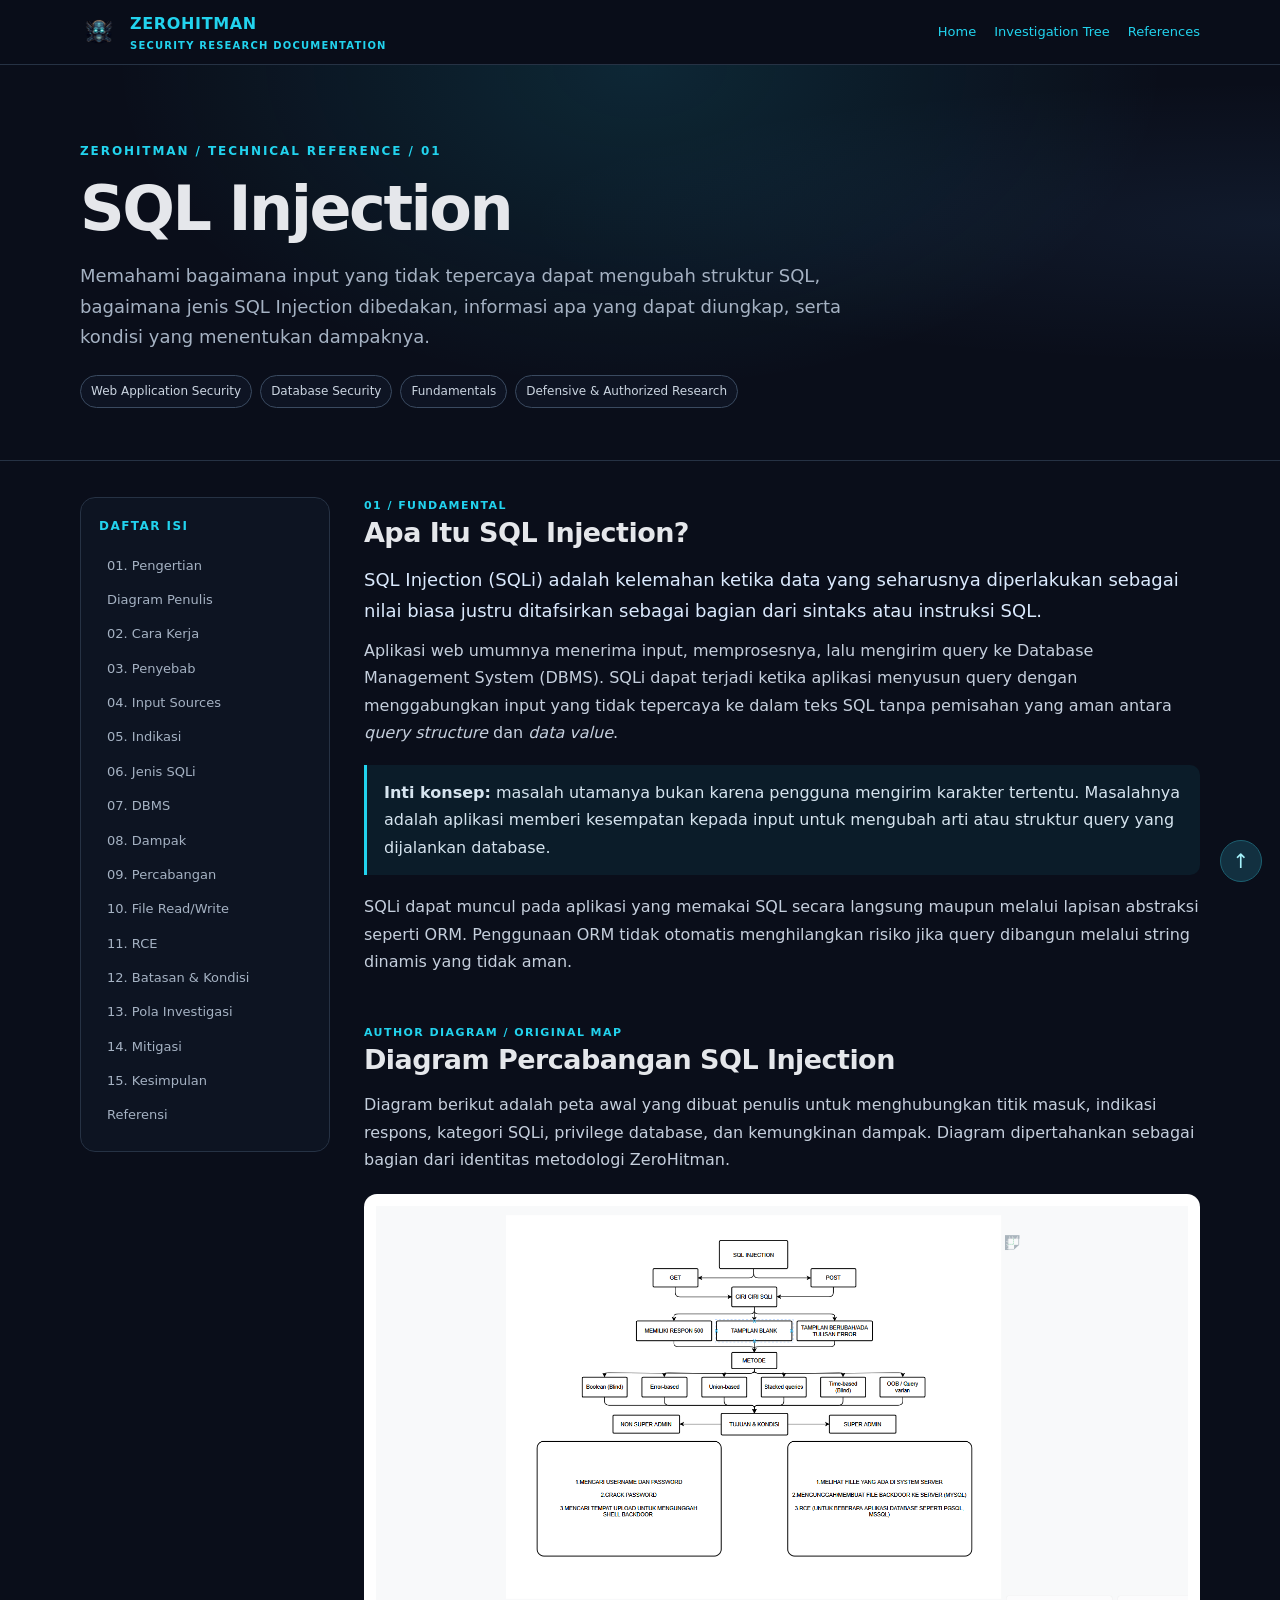
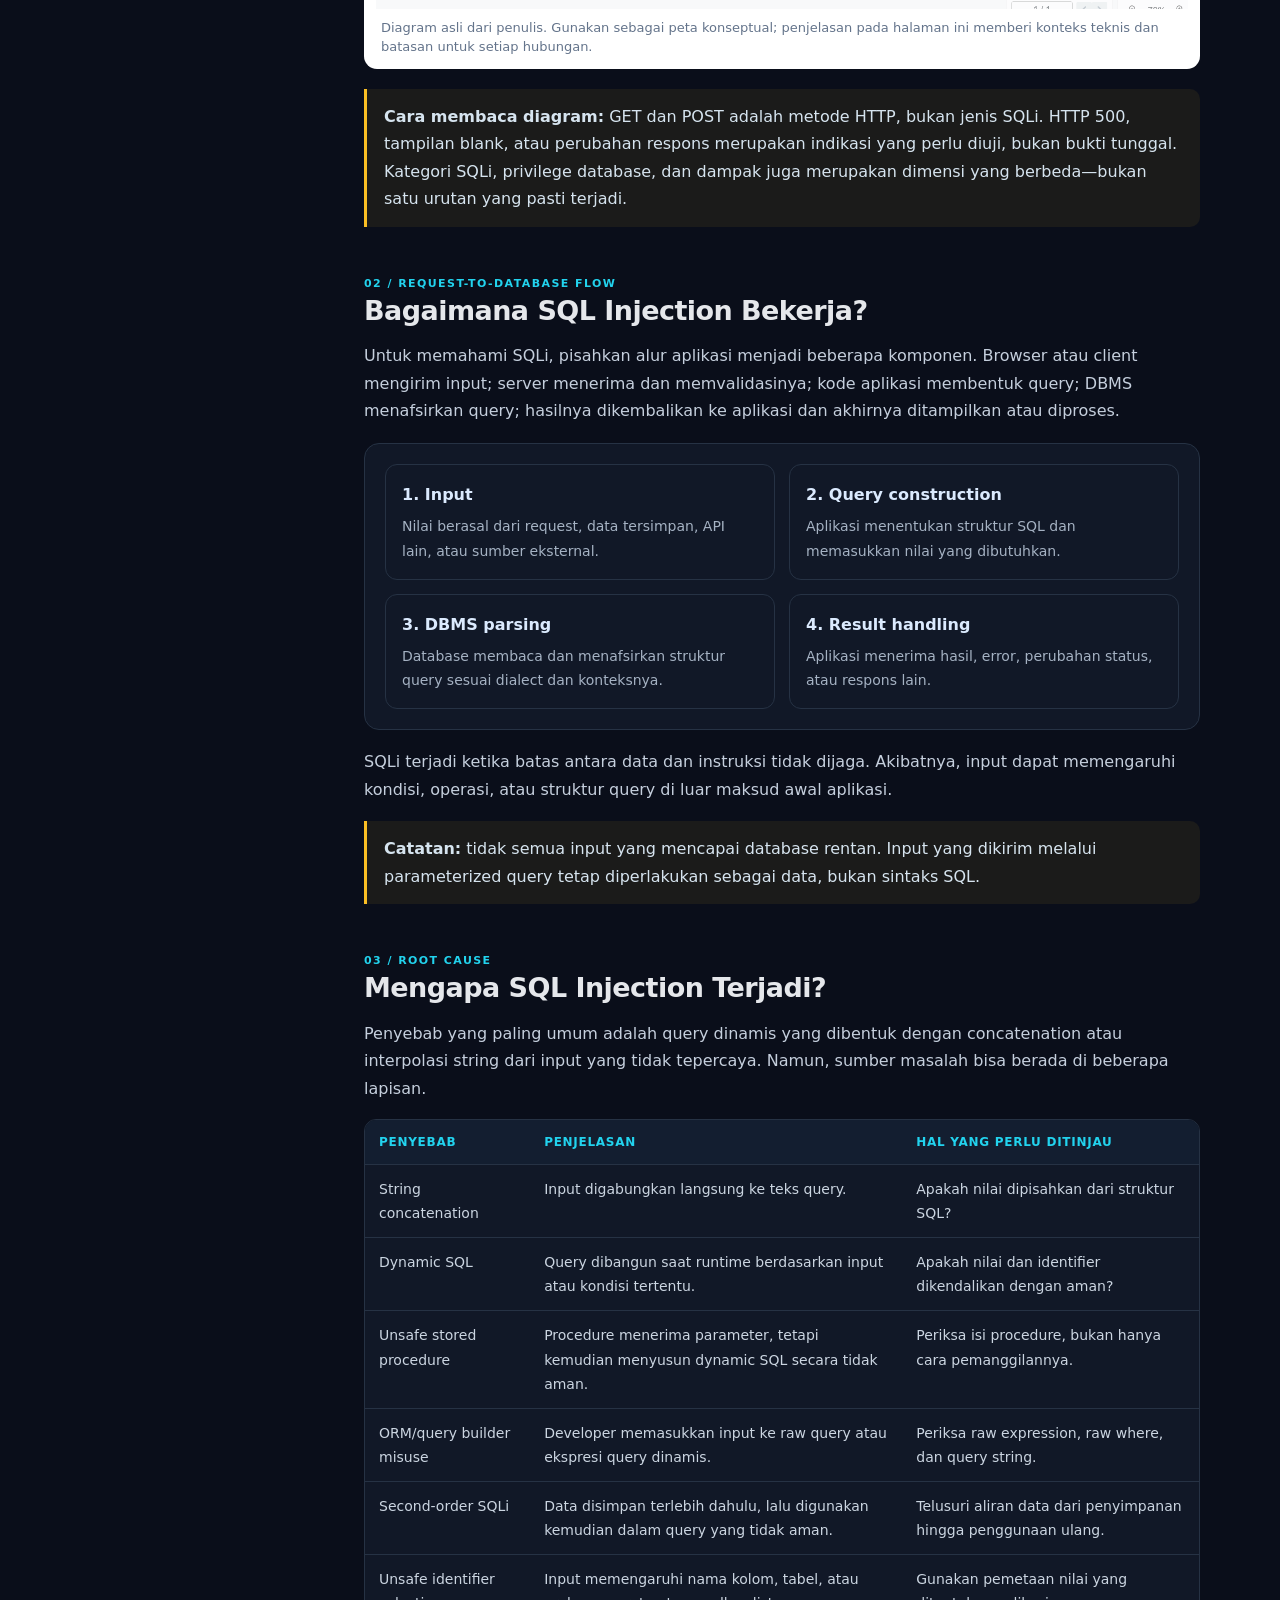
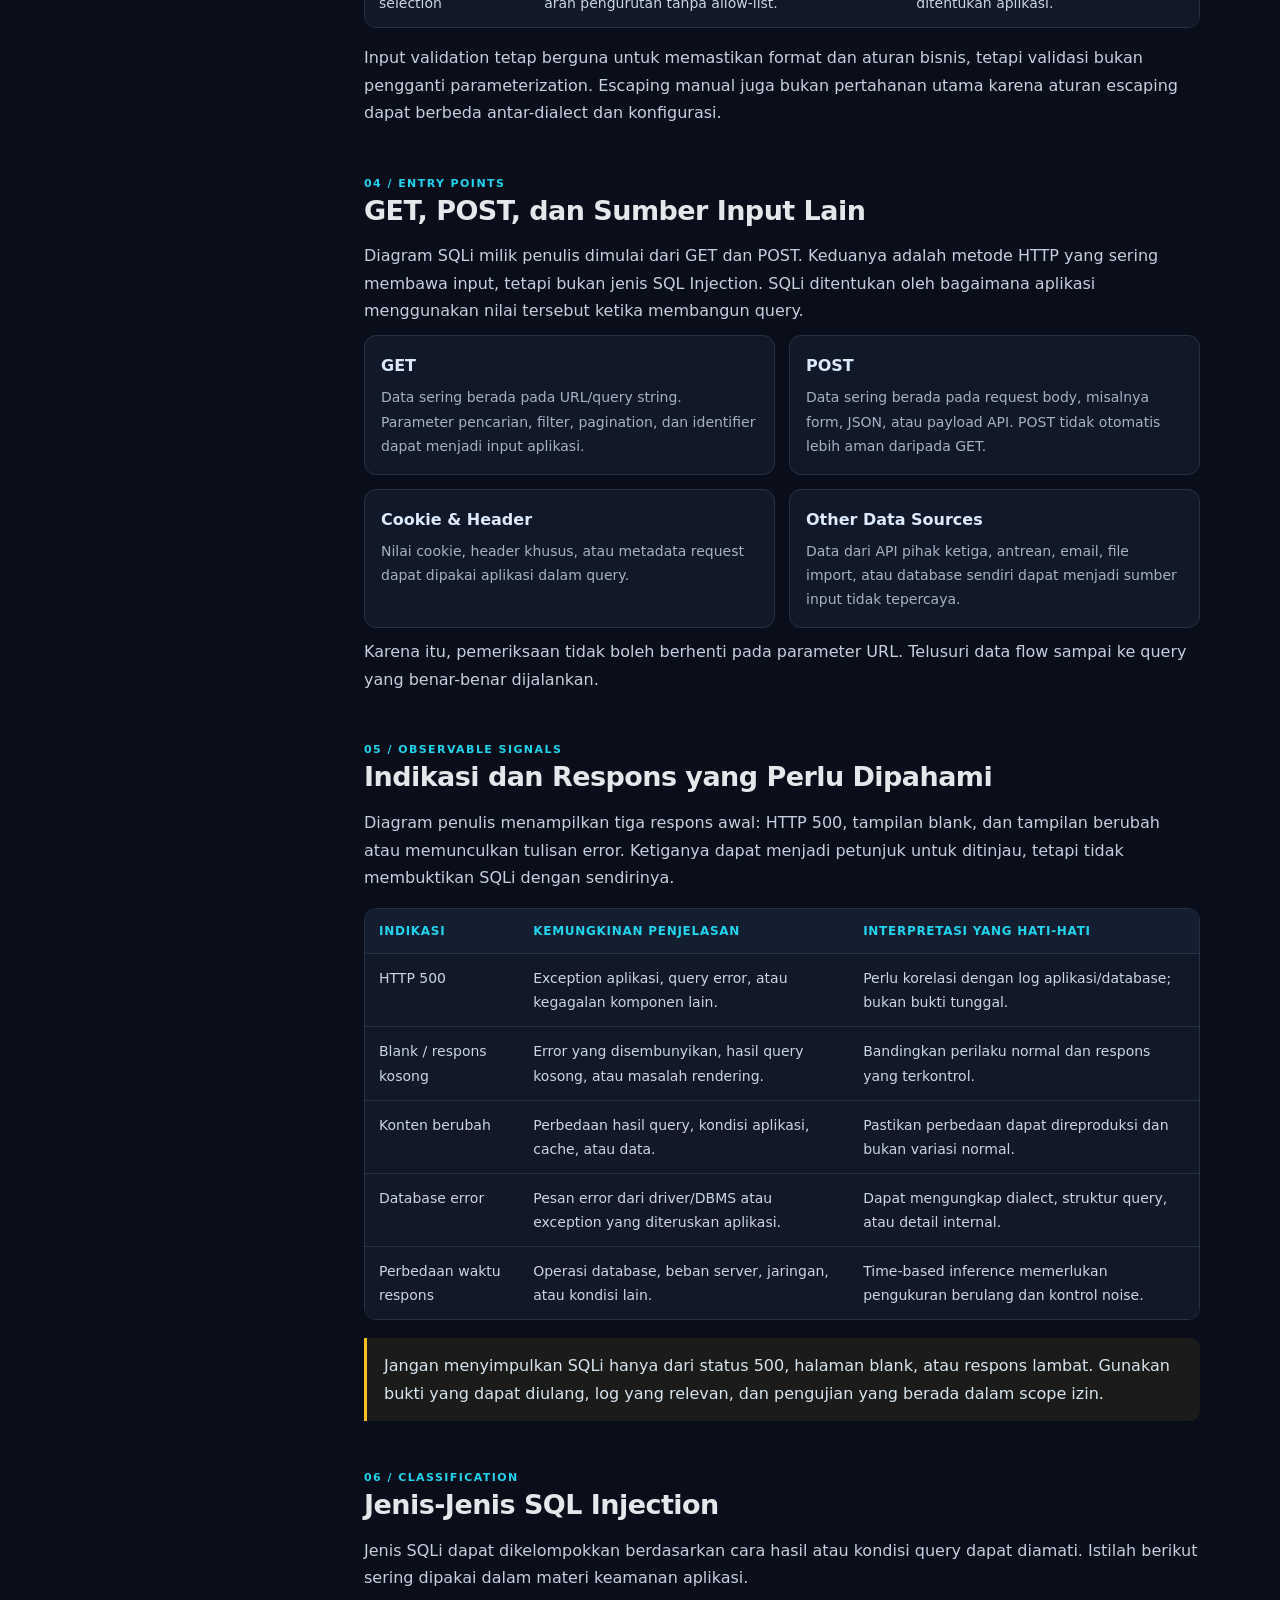
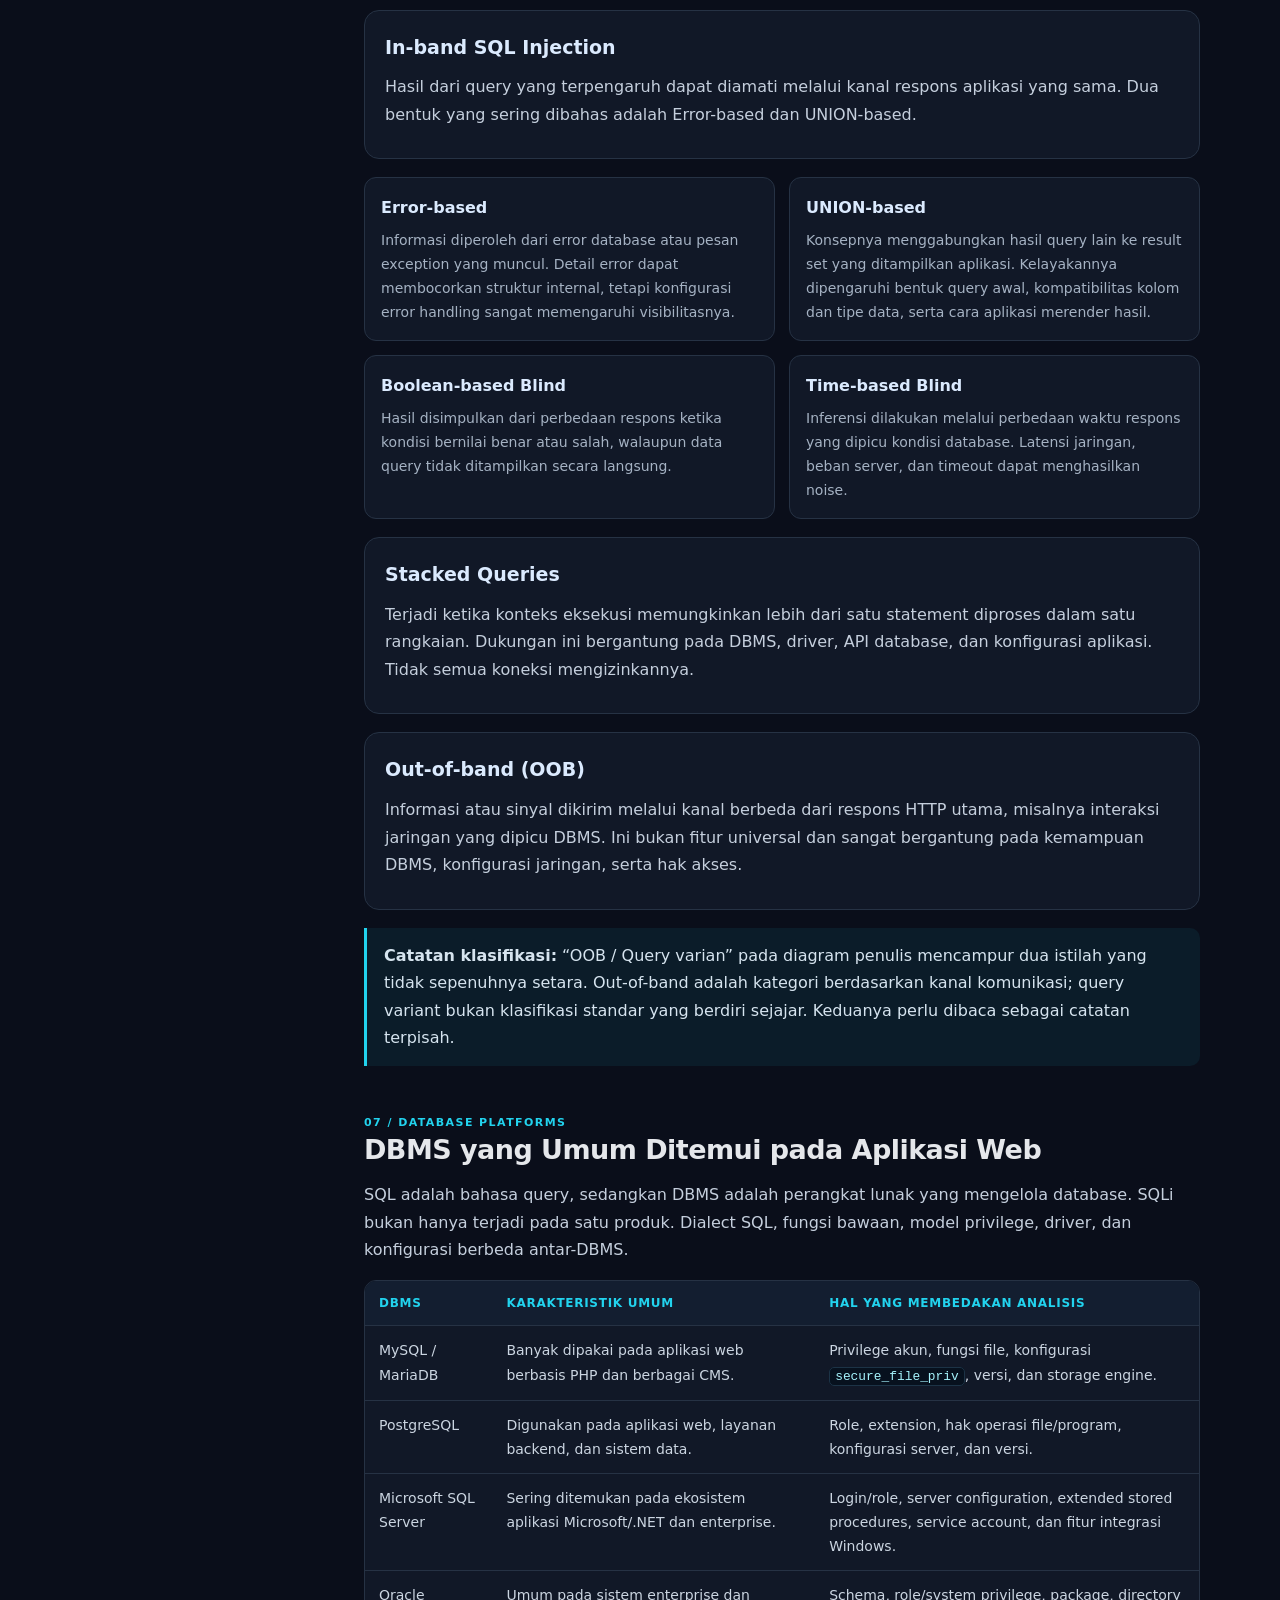
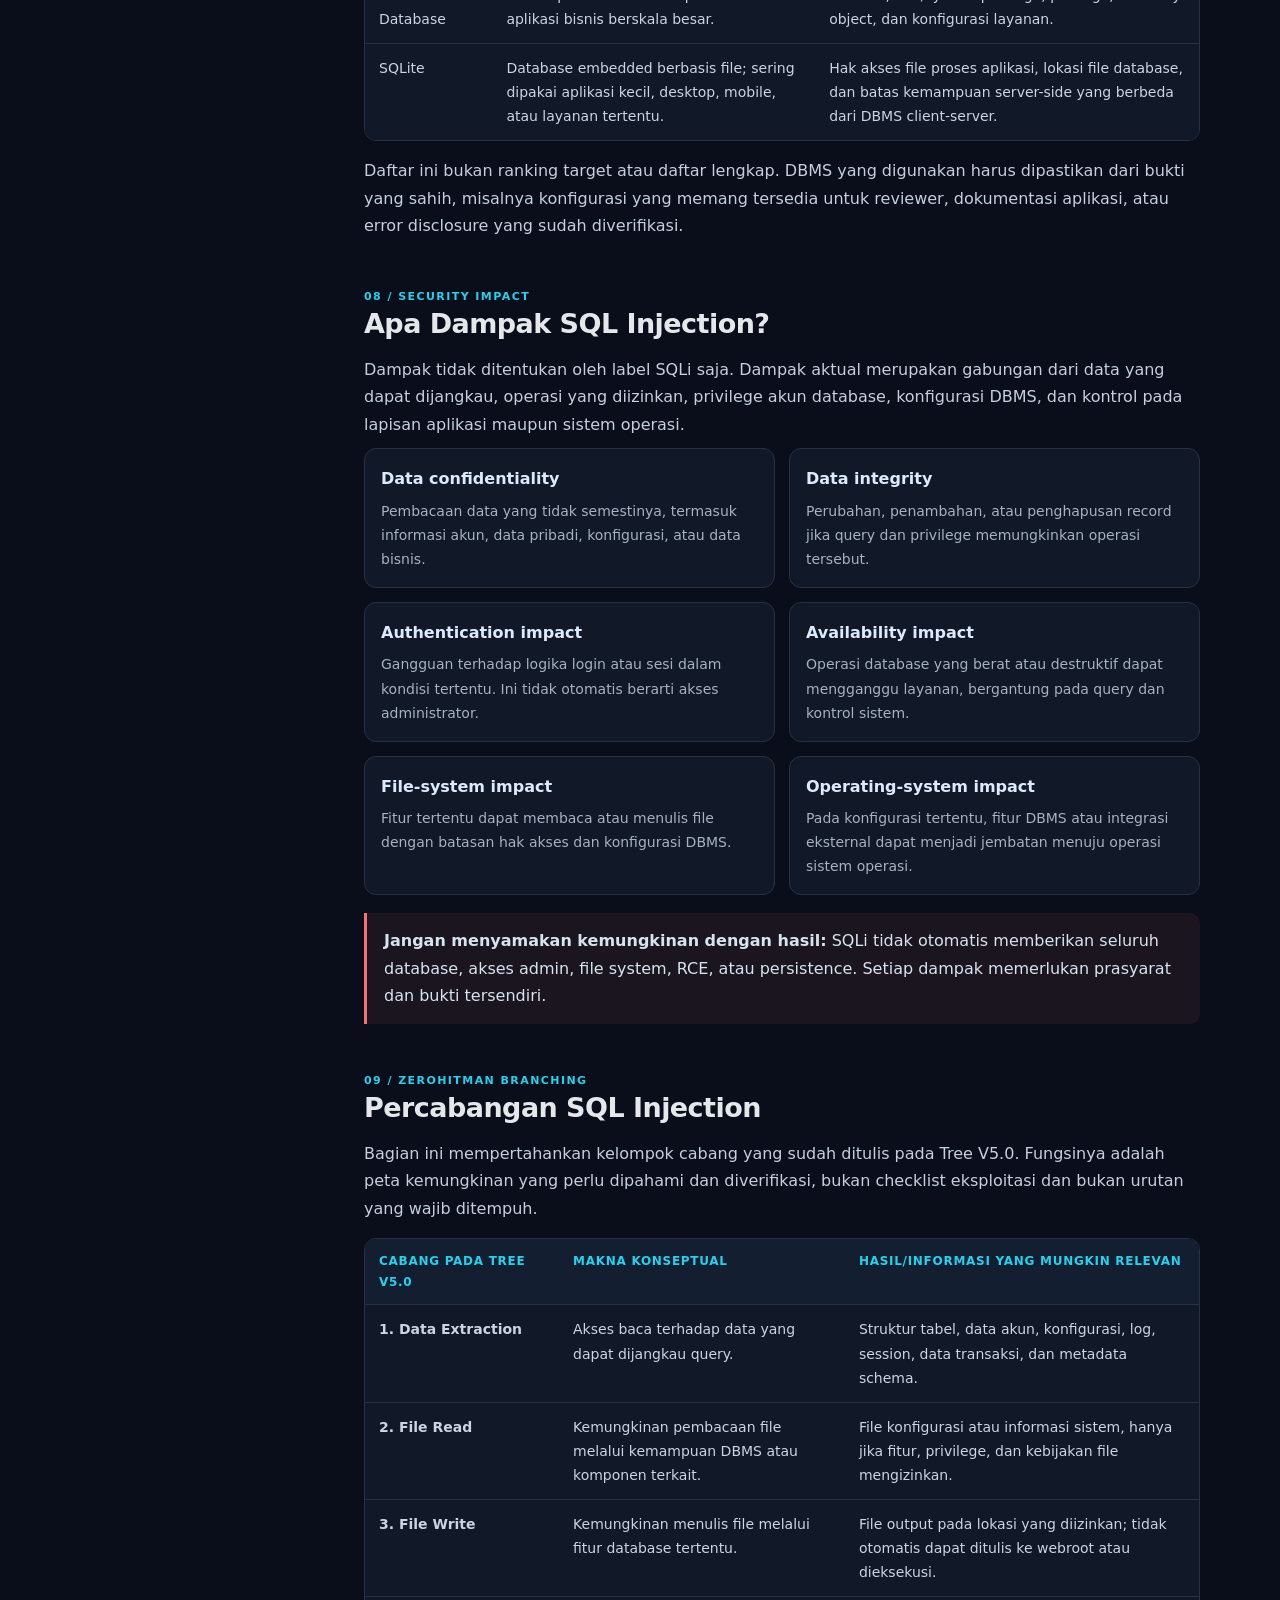
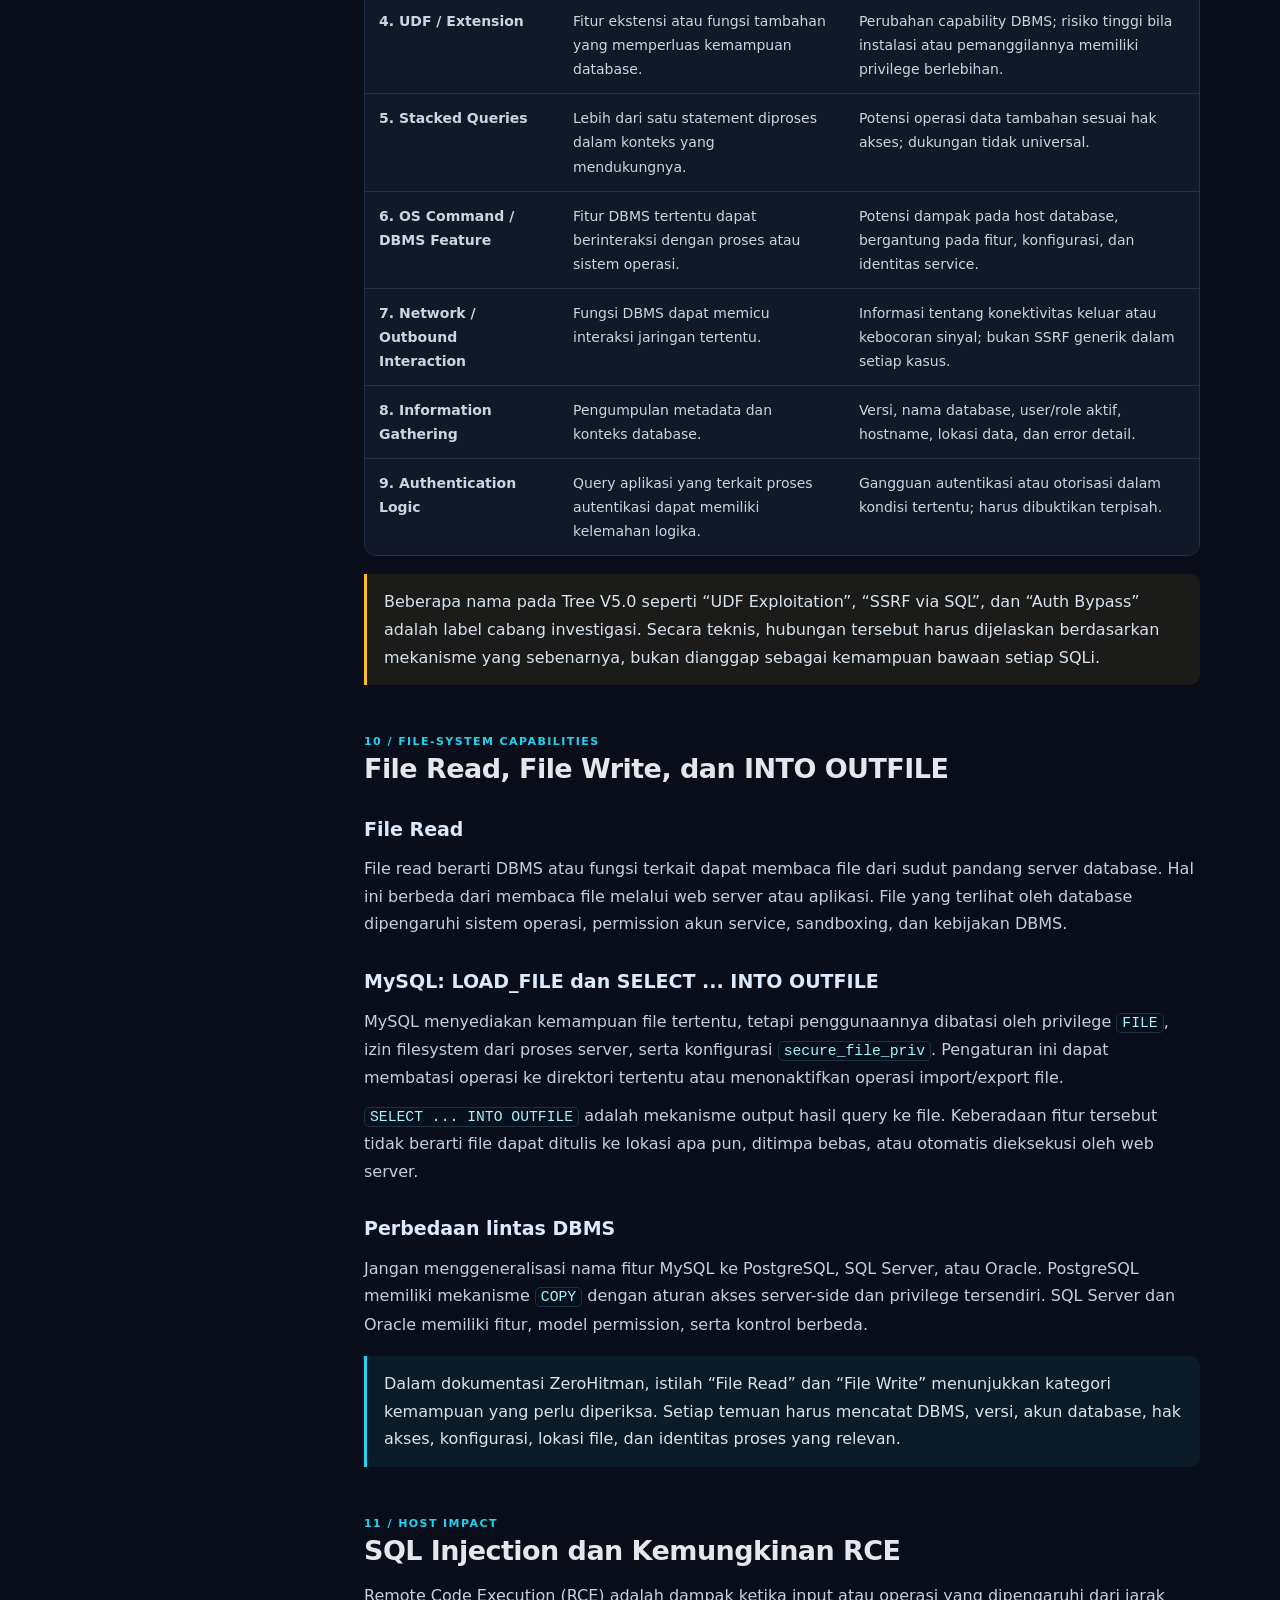
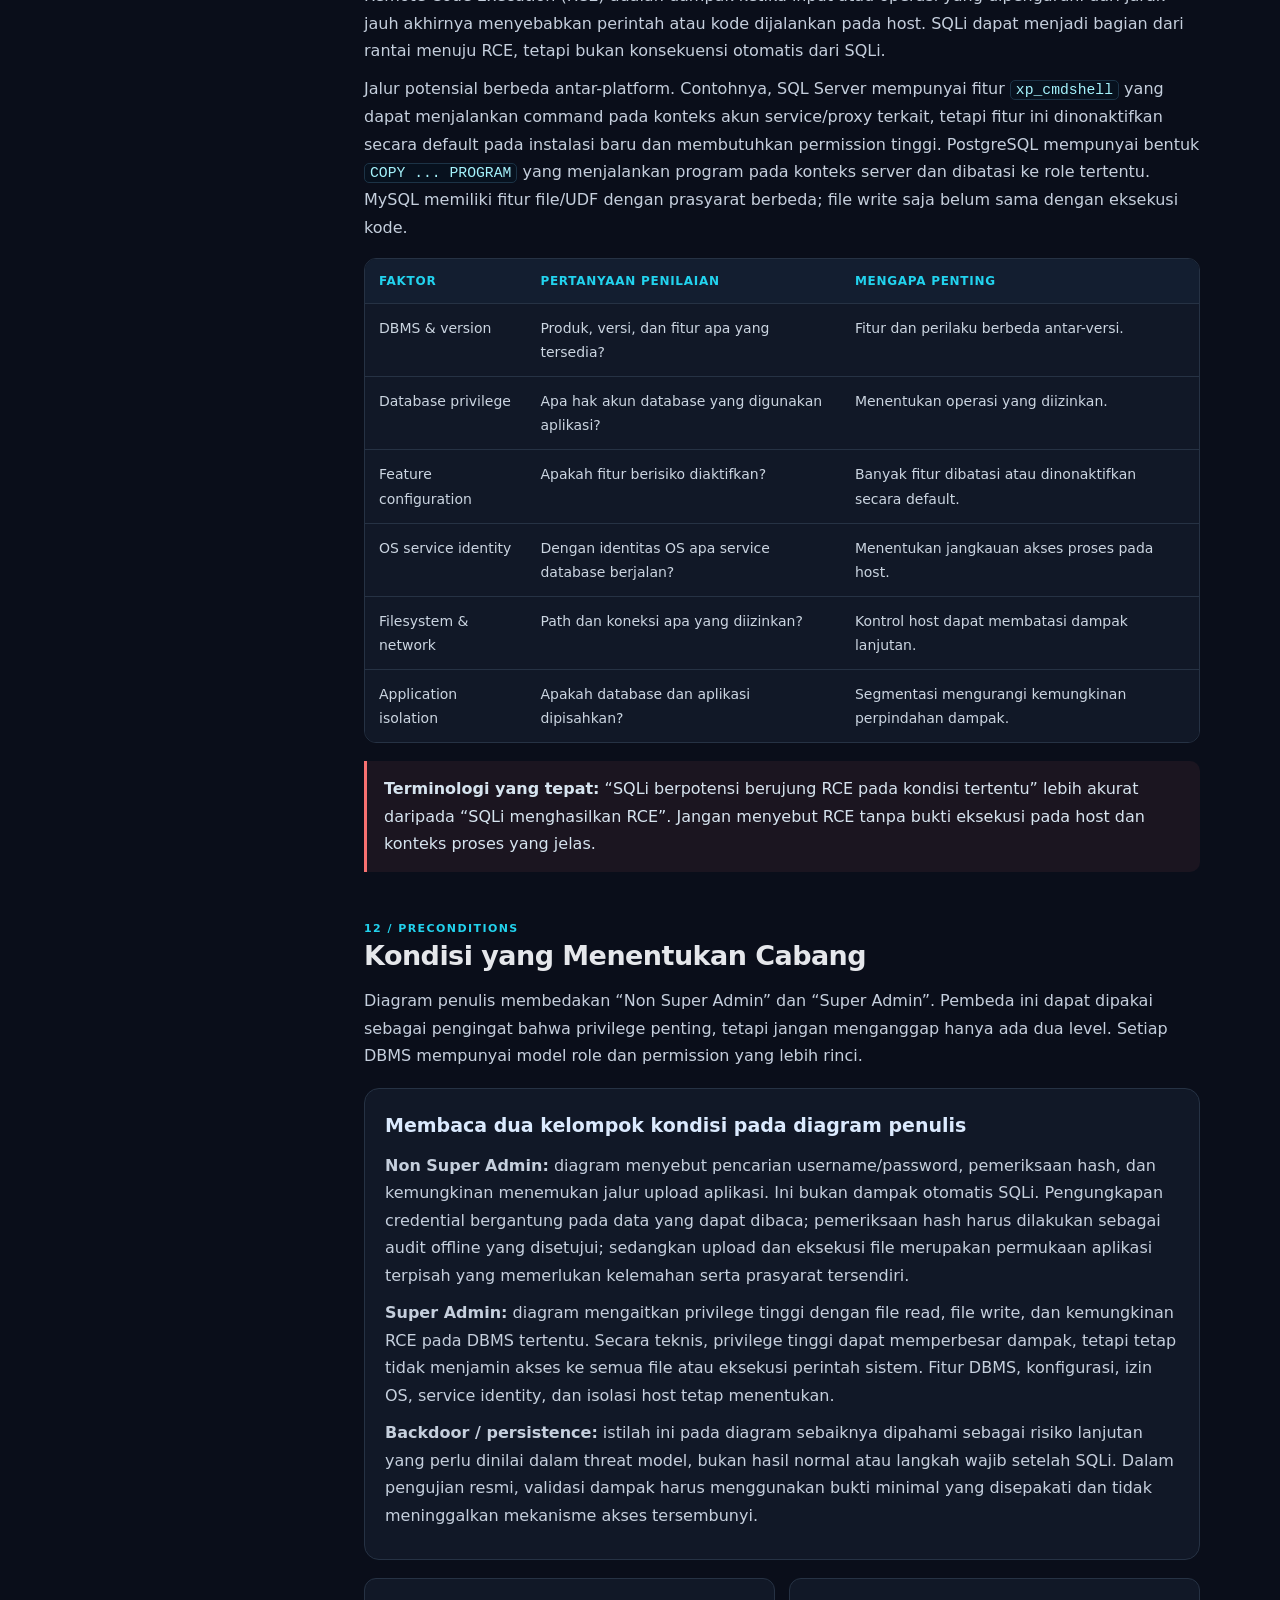
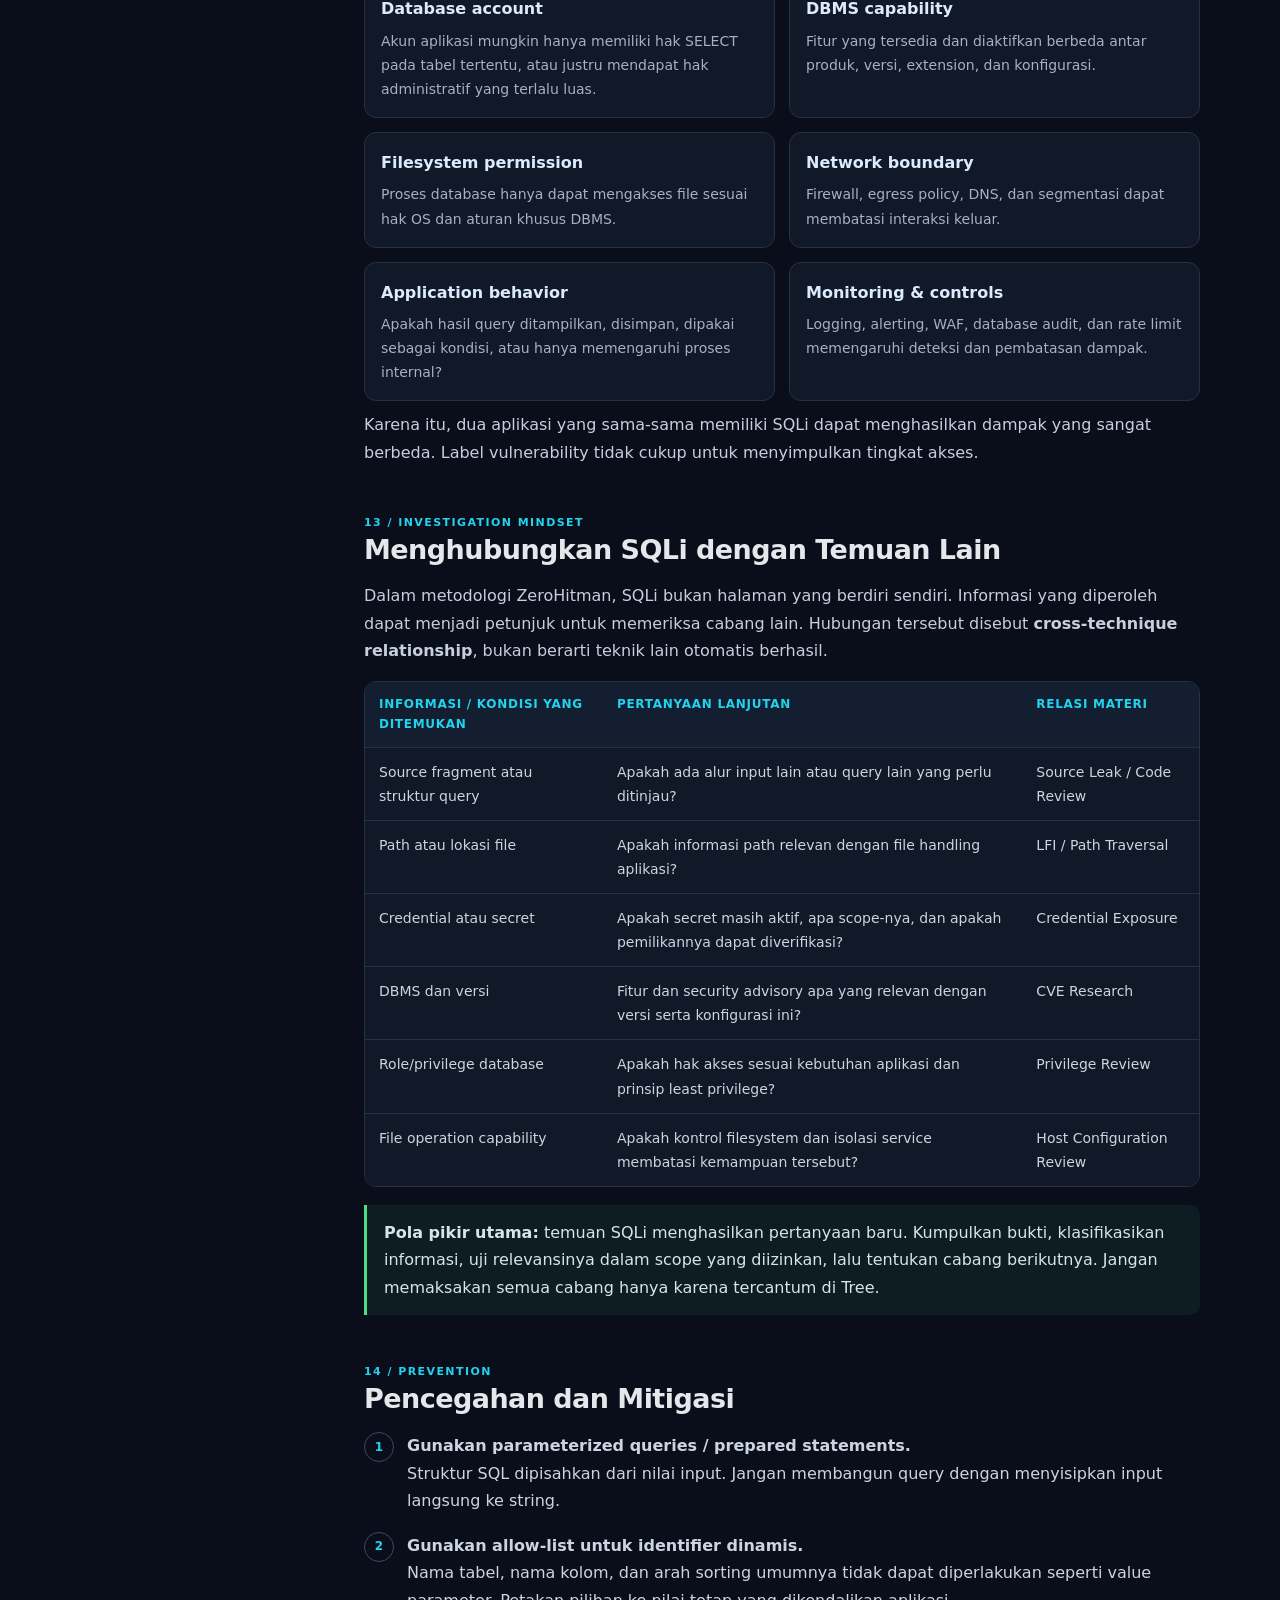
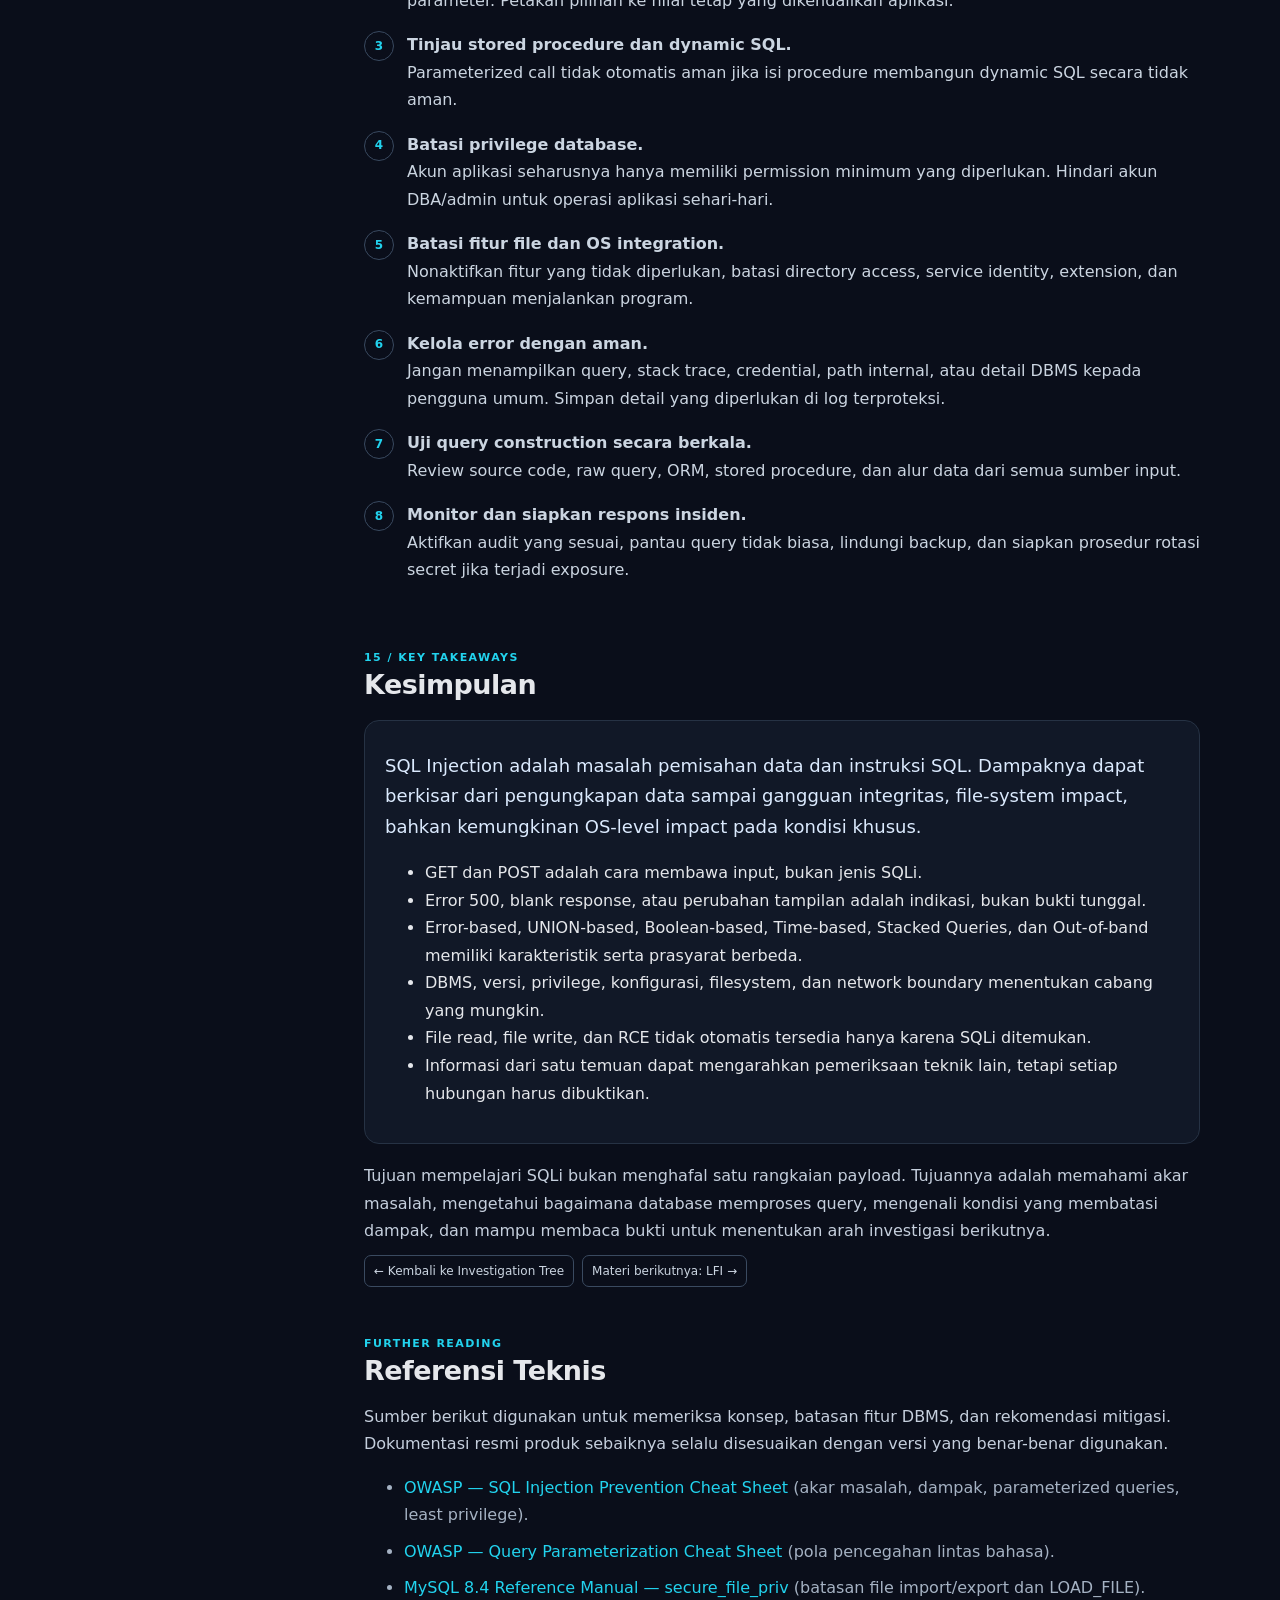
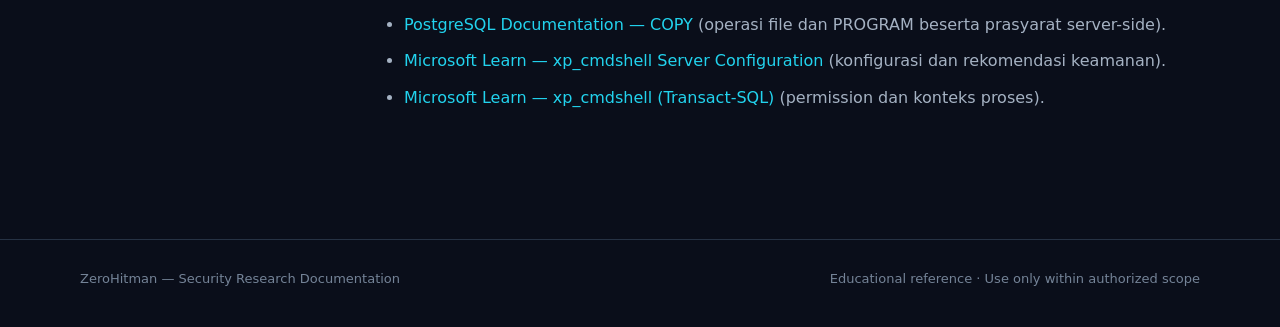
<file: sqli.html>
<!DOCTYPE html>
<html lang="id">
<head>
<meta charset="UTF-8">
<meta name="viewport" content="width=device-width, initial-scale=1">
<meta name="description" content="Dokumentasi ZeroHitman tentang SQL Injection: konsep, penyebab, klasifikasi, DBMS, dampak, percabangan investigasi, dan mitigasi.">
<meta name="theme-color" content="#0a0e1a">
<title>SQL Injection — ZeroHitman Documentation</title>
<style>
:root{--bg:#0a0e1a;--panel:#111827;--panel2:#0d1422;--line:#263244;--line2:#3a4a60;--text:#e5e7eb;--muted:#a5b2c3;--dim:#748397;--cyan:#22d3ee;--blue:#60a5fa;--green:#4ade80;--gold:#fbbf24;--orange:#fb923c;--red:#f87171;--purple:#c4b5fd;--radius:15px;--max:1120px}
*{box-sizing:border-box}html{scroll-behavior:smooth;scroll-padding-top:90px}body{margin:0;background:var(--bg);color:var(--text);font:16px/1.72 Inter,ui-sans-serif,system-ui,-apple-system,"Segoe UI",Arial,sans-serif}a{color:var(--cyan);text-decoration:none}a:hover{text-decoration:underline;color:#a5f3fc}.wrap{width:min(var(--max),calc(100% - 36px));margin:auto}.topbar{position:sticky;top:0;z-index:20;background:rgba(10,14,26,.94);backdrop-filter:blur(14px);border-bottom:1px solid var(--line)}.topinner{min-height:64px;display:flex;align-items:center;justify-content:space-between;gap:18px}.brand{display:flex;align-items:center;gap:12px;font-weight:800;letter-spacing:.04em}.brand img{width:38px;height:38px;object-fit:contain}.brand small{display:block;color:var(--cyan);font-size:10px;letter-spacing:.12em}.toplinks{display:flex;gap:18px;flex-wrap:wrap;font-size:13px}.hero{padding:76px 0 52px;background:radial-gradient(ellipse at 50% 0,rgba(34,211,238,.13),transparent 58%),radial-gradient(ellipse at 100% 40%,rgba(96,165,250,.08),transparent 42%);border-bottom:1px solid var(--line)}.eyebrow{color:var(--cyan);font-size:12px;font-weight:800;letter-spacing:.16em;text-transform:uppercase}.hero h1{font-size:clamp(36px,6vw,62px);line-height:1.08;letter-spacing:-.04em;margin:14px 0}.hero p{max-width:780px;color:var(--muted);font-size:18px}.chips{display:flex;gap:8px;flex-wrap:wrap;margin-top:22px}.chip{border:1px solid var(--line2);background:rgba(17,24,39,.7);padding:5px 10px;border-radius:999px;color:#cbd5e1;font-size:12px}.layout{display:grid;grid-template-columns:250px minmax(0,1fr);gap:34px;padding:36px 0 80px}.toc{position:sticky;top:88px;align-self:start;max-height:calc(100vh - 110px);overflow:auto;border:1px solid var(--line);border-radius:var(--radius);background:var(--panel2);padding:18px}.toc h2{font-size:12px;color:var(--cyan);letter-spacing:.12em;text-transform:uppercase;margin:0 0 12px}.toc a{display:block;padding:6px 8px;border-radius:7px;color:var(--muted);font-size:13px}.toc a:hover{background:#172235;color:var(--text);text-decoration:none}.content{min-width:0}.section{margin:0 0 48px;scroll-margin-top:88px}.section h2{font-size:27px;line-height:1.25;letter-spacing:-.02em;margin:0 0 15px}.section h3{font-size:19px;margin:27px 0 9px;color:#dbeafe}.section p{color:#c5cfdd;margin:10px 0}.lead{font-size:18px;color:#dbeafe!important}.kicker{font-size:11px;color:var(--cyan);font-weight:800;letter-spacing:.13em;text-transform:uppercase}.card{background:var(--panel);border:1px solid var(--line);border-radius:var(--radius);padding:20px;margin:18px 0}.card h3:first-child{margin-top:0}.callout{border-left:3px solid var(--cyan);background:rgba(34,211,238,.07);padding:14px 17px;border-radius:0 10px 10px 0;margin:18px 0;color:#d6e4ef}.callout.warn{border-color:var(--gold);background:rgba(251,191,36,.07)}.callout.danger{border-color:var(--red);background:rgba(248,113,113,.07)}.callout.good{border-color:var(--green);background:rgba(74,222,128,.07)}.grid{display:grid;grid-template-columns:repeat(2,minmax(0,1fr));gap:14px}.mini{background:var(--panel);border:1px solid var(--line);border-radius:12px;padding:16px}.mini h3{margin:0 0 6px;font-size:16px}.mini p{margin:0;color:var(--muted);font-size:14px}figure{margin:20px 0;background:#fff;border-radius:13px;padding:12px;overflow:hidden}figure img{display:block;max-width:100%;height:auto;margin:auto}figcaption{color:#64748b;font-size:13px;padding:9px 5px 0;line-height:1.5}.table-wrap{overflow-x:auto;border:1px solid var(--line);border-radius:12px;margin:16px 0}table{width:100%;border-collapse:collapse;min-width:650px;background:var(--panel);font-size:14px}th,td{text-align:left;padding:12px 14px;border-bottom:1px solid var(--line);vertical-align:top}th{color:var(--cyan);font-size:12px;text-transform:uppercase;letter-spacing:.06em;background:#131e30}td{color:#cbd5e1}tr:last-child td{border-bottom:0}code{font-family:ui-monospace,SFMono-Regular,Consolas,monospace;color:#a5f3fc;background:#07111e;border:1px solid #1c3346;border-radius:5px;padding:1px 5px;font-size:.92em}pre{overflow:auto;background:#070d17;border:1px solid var(--line);border-radius:12px;padding:17px;color:#cbd5e1;font-size:13px;line-height:1.6}.tree{white-space:pre;font-family:ui-monospace,Consolas,monospace}.branch{color:var(--cyan)}.leaf{color:var(--green)}.tag{display:inline-block;border-radius:6px;padding:2px 7px;font-size:11px;font-weight:700;background:#17263a;color:#93c5fd}.tag.warn{background:#342914;color:#fcd34d}.tag.good{background:#123323;color:#86efac}.steps{counter-reset:n;list-style:none;padding:0}.steps li{counter-increment:n;position:relative;padding:0 0 17px 43px;color:#cbd5e1}.steps li:before{content:counter(n);position:absolute;left:0;top:0;width:28px;height:28px;display:grid;place-items:center;border:1px solid var(--line2);border-radius:50%;color:var(--cyan);font-weight:800;font-size:12px}.ref-list li{margin:9px 0;color:var(--muted)}.footer{border-top:1px solid var(--line);padding:28px 0 42px;color:var(--dim);font-size:13px}.footerrow{display:flex;justify-content:space-between;gap:16px;flex-wrap:wrap}.backtop{position:fixed;right:18px;bottom:18px;background:#123040;border:1px solid #1d6071;color:#a5f3fc;border-radius:50%;width:42px;height:42px;display:grid;place-items:center;font-size:20px}.note{font-size:13px;color:var(--dim)}.pillrow{display:flex;gap:8px;flex-wrap:wrap}.pill{padding:5px 9px;border:1px solid var(--line2);border-radius:7px;font-size:12px;color:#cbd5e1}
@media(max-width:850px){.layout{grid-template-columns:1fr}.toc{position:relative;top:auto;max-height:none}.toc nav{display:grid;grid-template-columns:repeat(2,minmax(0,1fr));gap:2px}.toplinks{gap:10px}.hero{padding:54px 0 38px}}@media(max-width:560px){.wrap{width:min(100% - 24px,var(--max))}.topinner{align-items:flex-start;padding:12px 0;flex-direction:column}.toplinks{font-size:12px}.grid{grid-template-columns:1fr}.section h2{font-size:23px}.card{padding:15px}.toc nav{grid-template-columns:1fr}}
</style>
  <link rel="canonical" href="https://zerohitman.github.io/sqli.html" />
  <meta name="robots" content="index,follow,max-image-preview:large" />
</head>
<body id="top">
<header class="topbar"><div class="wrap topinner">
  <a class="brand" href="tree.html"><img src="hitman.png" alt="ZeroHitman logo"><span>ZEROHITMAN<small>SECURITY RESEARCH DOCUMENTATION</small></span></a>
  <nav class="toplinks" aria-label="Navigasi utama"><a href="index.html">Home</a><a href="tree.html">Investigation Tree</a><a href="#references">References</a></nav>
</div></header>
<section class="hero"><div class="wrap">
  <div class="eyebrow">ZeroHitman / Technical Reference / 01</div>
  <h1>SQL Injection</h1>
  <p>Memahami bagaimana input yang tidak tepercaya dapat mengubah struktur SQL, bagaimana jenis SQL Injection dibedakan, informasi apa yang dapat diungkap, serta kondisi yang menentukan dampaknya.</p>
  <div class="chips"><span class="chip">Web Application Security</span><span class="chip">Database Security</span><span class="chip">Fundamentals</span><span class="chip">Defensive & Authorized Research</span></div>
</div></section>
<div class="wrap layout">
<aside class="toc"><h2>Daftar Isi</h2><nav>
<a href="#intro">01. Pengertian</a><a href="#author-diagram">Diagram Penulis</a><a href="#how">02. Cara Kerja</a><a href="#cause">03. Penyebab</a><a href="#inputs">04. Input Sources</a><a href="#indicators">05. Indikasi</a><a href="#types">06. Jenis SQLi</a><a href="#dbms">07. DBMS</a><a href="#impact">08. Dampak</a><a href="#branches">09. Percabangan</a><a href="#file">10. File Read/Write</a><a href="#rce">11. RCE</a><a href="#limits">12. Batasan & Kondisi</a><a href="#investigation">13. Pola Investigasi</a><a href="#defense">14. Mitigasi</a><a href="#summary">15. Kesimpulan</a><a href="#references">Referensi</a>
</nav></aside>
<main class="content">
<section class="section" id="intro"><div class="kicker">01 / Fundamental</div><h2>Apa Itu SQL Injection?</h2>
<p class="lead">SQL Injection (SQLi) adalah kelemahan ketika data yang seharusnya diperlakukan sebagai nilai biasa justru ditafsirkan sebagai bagian dari sintaks atau instruksi SQL.</p>
<p>Aplikasi web umumnya menerima input, memprosesnya, lalu mengirim query ke Database Management System (DBMS). SQLi dapat terjadi ketika aplikasi menyusun query dengan menggabungkan input yang tidak tepercaya ke dalam teks SQL tanpa pemisahan yang aman antara <em>query structure</em> dan <em>data value</em>.</p>
<div class="callout"><strong>Inti konsep:</strong> masalah utamanya bukan karena pengguna mengirim karakter tertentu. Masalahnya adalah aplikasi memberi kesempatan kepada input untuk mengubah arti atau struktur query yang dijalankan database.</div>
<p>SQLi dapat muncul pada aplikasi yang memakai SQL secara langsung maupun melalui lapisan abstraksi seperti ORM. Penggunaan ORM tidak otomatis menghilangkan risiko jika query dibangun melalui string dinamis yang tidak aman.</p>
</section>
<section class="section" id="author-diagram"><div class="kicker">Author Diagram / Original Map</div><h2>Diagram Percabangan SQL Injection</h2>
<p>Diagram berikut adalah peta awal yang dibuat penulis untuk menghubungkan titik masuk, indikasi respons, kategori SQLi, privilege database, dan kemungkinan dampak. Diagram dipertahankan sebagai bagian dari identitas metodologi ZeroHitman.</p>
<figure><img src="assets/images/sqli-diagram.png" alt="Diagram SQL Injection karya penulis: GET dan POST menuju indikasi respons, kategori SQLi, kondisi privilege, dan kemungkinan dampak"><figcaption>Diagram asli dari penulis. Gunakan sebagai peta konseptual; penjelasan pada halaman ini memberi konteks teknis dan batasan untuk setiap hubungan.</figcaption></figure>
<div class="callout warn"><strong>Cara membaca diagram:</strong> GET dan POST adalah metode HTTP, bukan jenis SQLi. HTTP 500, tampilan blank, atau perubahan respons merupakan indikasi yang perlu diuji, bukan bukti tunggal. Kategori SQLi, privilege database, dan dampak juga merupakan dimensi yang berbeda—bukan satu urutan yang pasti terjadi.</div>
</section>
<section class="section" id="how"><div class="kicker">02 / Request-to-Database Flow</div><h2>Bagaimana SQL Injection Bekerja?</h2>
<p>Untuk memahami SQLi, pisahkan alur aplikasi menjadi beberapa komponen. Browser atau client mengirim input; server menerima dan memvalidasinya; kode aplikasi membentuk query; DBMS menafsirkan query; hasilnya dikembalikan ke aplikasi dan akhirnya ditampilkan atau diproses.</p>
<div class="card"><div class="grid">
<div class="mini"><h3>1. Input</h3><p>Nilai berasal dari request, data tersimpan, API lain, atau sumber eksternal.</p></div>
<div class="mini"><h3>2. Query construction</h3><p>Aplikasi menentukan struktur SQL dan memasukkan nilai yang dibutuhkan.</p></div>
<div class="mini"><h3>3. DBMS parsing</h3><p>Database membaca dan menafsirkan struktur query sesuai dialect dan konteksnya.</p></div>
<div class="mini"><h3>4. Result handling</h3><p>Aplikasi menerima hasil, error, perubahan status, atau respons lain.</p></div>
</div></div>
<p>SQLi terjadi ketika batas antara data dan instruksi tidak dijaga. Akibatnya, input dapat memengaruhi kondisi, operasi, atau struktur query di luar maksud awal aplikasi.</p>
<div class="callout warn"><strong>Catatan:</strong> tidak semua input yang mencapai database rentan. Input yang dikirim melalui parameterized query tetap diperlakukan sebagai data, bukan sintaks SQL.</div>
</section>
<section class="section" id="cause"><div class="kicker">03 / Root Cause</div><h2>Mengapa SQL Injection Terjadi?</h2>
<p>Penyebab yang paling umum adalah query dinamis yang dibentuk dengan concatenation atau interpolasi string dari input yang tidak tepercaya. Namun, sumber masalah bisa berada di beberapa lapisan.</p>
<div class="table-wrap"><table><thead><tr><th>Penyebab</th><th>Penjelasan</th><th>Hal yang perlu ditinjau</th></tr></thead><tbody>
<tr><td>String concatenation</td><td>Input digabungkan langsung ke teks query.</td><td>Apakah nilai dipisahkan dari struktur SQL?</td></tr>
<tr><td>Dynamic SQL</td><td>Query dibangun saat runtime berdasarkan input atau kondisi tertentu.</td><td>Apakah nilai dan identifier dikendalikan dengan aman?</td></tr>
<tr><td>Unsafe stored procedure</td><td>Procedure menerima parameter, tetapi kemudian menyusun dynamic SQL secara tidak aman.</td><td>Periksa isi procedure, bukan hanya cara pemanggilannya.</td></tr>
<tr><td>ORM/query builder misuse</td><td>Developer memasukkan input ke raw query atau ekspresi query dinamis.</td><td>Periksa raw expression, raw where, dan query string.</td></tr>
<tr><td>Second-order SQLi</td><td>Data disimpan terlebih dahulu, lalu digunakan kemudian dalam query yang tidak aman.</td><td>Telusuri aliran data dari penyimpanan hingga penggunaan ulang.</td></tr>
<tr><td>Unsafe identifier selection</td><td>Input memengaruhi nama kolom, tabel, atau arah pengurutan tanpa allow-list.</td><td>Gunakan pemetaan nilai yang ditentukan aplikasi.</td></tr>
</tbody></table></div>
<p>Input validation tetap berguna untuk memastikan format dan aturan bisnis, tetapi validasi bukan pengganti parameterization. Escaping manual juga bukan pertahanan utama karena aturan escaping dapat berbeda antar-dialect dan konfigurasi.</p>
</section>
<section class="section" id="inputs"><div class="kicker">04 / Entry Points</div><h2>GET, POST, dan Sumber Input Lain</h2>
<p>Diagram SQLi milik penulis dimulai dari GET dan POST. Keduanya adalah metode HTTP yang sering membawa input, tetapi bukan jenis SQL Injection. SQLi ditentukan oleh bagaimana aplikasi menggunakan nilai tersebut ketika membangun query.</p>
<div class="grid">
<div class="mini"><h3>GET</h3><p>Data sering berada pada URL/query string. Parameter pencarian, filter, pagination, dan identifier dapat menjadi input aplikasi.</p></div>
<div class="mini"><h3>POST</h3><p>Data sering berada pada request body, misalnya form, JSON, atau payload API. POST tidak otomatis lebih aman daripada GET.</p></div>
<div class="mini"><h3>Cookie & Header</h3><p>Nilai cookie, header khusus, atau metadata request dapat dipakai aplikasi dalam query.</p></div>
<div class="mini"><h3>Other Data Sources</h3><p>Data dari API pihak ketiga, antrean, email, file import, atau database sendiri dapat menjadi sumber input tidak tepercaya.</p></div>
</div>
<p>Karena itu, pemeriksaan tidak boleh berhenti pada parameter URL. Telusuri data flow sampai ke query yang benar-benar dijalankan.</p>
</section>
<section class="section" id="indicators"><div class="kicker">05 / Observable Signals</div><h2>Indikasi dan Respons yang Perlu Dipahami</h2>
<p>Diagram penulis menampilkan tiga respons awal: HTTP 500, tampilan blank, dan tampilan berubah atau memunculkan tulisan error. Ketiganya dapat menjadi petunjuk untuk ditinjau, tetapi tidak membuktikan SQLi dengan sendirinya.</p>
<div class="table-wrap"><table><thead><tr><th>Indikasi</th><th>Kemungkinan penjelasan</th><th>Interpretasi yang hati-hati</th></tr></thead><tbody>
<tr><td>HTTP 500</td><td>Exception aplikasi, query error, atau kegagalan komponen lain.</td><td>Perlu korelasi dengan log aplikasi/database; bukan bukti tunggal.</td></tr>
<tr><td>Blank / respons kosong</td><td>Error yang disembunyikan, hasil query kosong, atau masalah rendering.</td><td>Bandingkan perilaku normal dan respons yang terkontrol.</td></tr>
<tr><td>Konten berubah</td><td>Perbedaan hasil query, kondisi aplikasi, cache, atau data.</td><td>Pastikan perbedaan dapat direproduksi dan bukan variasi normal.</td></tr>
<tr><td>Database error</td><td>Pesan error dari driver/DBMS atau exception yang diteruskan aplikasi.</td><td>Dapat mengungkap dialect, struktur query, atau detail internal.</td></tr>
<tr><td>Perbedaan waktu respons</td><td>Operasi database, beban server, jaringan, atau kondisi lain.</td><td>Time-based inference memerlukan pengukuran berulang dan kontrol noise.</td></tr>
</tbody></table></div>
<div class="callout warn">Jangan menyimpulkan SQLi hanya dari status 500, halaman blank, atau respons lambat. Gunakan bukti yang dapat diulang, log yang relevan, dan pengujian yang berada dalam scope izin.</div>
</section>
<section class="section" id="types"><div class="kicker">06 / Classification</div><h2>Jenis-Jenis SQL Injection</h2>
<p>Jenis SQLi dapat dikelompokkan berdasarkan cara hasil atau kondisi query dapat diamati. Istilah berikut sering dipakai dalam materi keamanan aplikasi.</p>
<div class="card"><h3>In-band SQL Injection</h3><p>Hasil dari query yang terpengaruh dapat diamati melalui kanal respons aplikasi yang sama. Dua bentuk yang sering dibahas adalah Error-based dan UNION-based.</p></div>
<div class="grid">
<div class="mini"><h3>Error-based</h3><p>Informasi diperoleh dari error database atau pesan exception yang muncul. Detail error dapat membocorkan struktur internal, tetapi konfigurasi error handling sangat memengaruhi visibilitasnya.</p></div>
<div class="mini"><h3>UNION-based</h3><p>Konsepnya menggabungkan hasil query lain ke result set yang ditampilkan aplikasi. Kelayakannya dipengaruhi bentuk query awal, kompatibilitas kolom dan tipe data, serta cara aplikasi merender hasil.</p></div>
<div class="mini"><h3>Boolean-based Blind</h3><p>Hasil disimpulkan dari perbedaan respons ketika kondisi bernilai benar atau salah, walaupun data query tidak ditampilkan secara langsung.</p></div>
<div class="mini"><h3>Time-based Blind</h3><p>Inferensi dilakukan melalui perbedaan waktu respons yang dipicu kondisi database. Latensi jaringan, beban server, dan timeout dapat menghasilkan noise.</p></div>
</div>
<div class="card"><h3>Stacked Queries</h3><p>Terjadi ketika konteks eksekusi memungkinkan lebih dari satu statement diproses dalam satu rangkaian. Dukungan ini bergantung pada DBMS, driver, API database, dan konfigurasi aplikasi. Tidak semua koneksi mengizinkannya.</p></div>
<div class="card"><h3>Out-of-band (OOB)</h3><p>Informasi atau sinyal dikirim melalui kanal berbeda dari respons HTTP utama, misalnya interaksi jaringan yang dipicu DBMS. Ini bukan fitur universal dan sangat bergantung pada kemampuan DBMS, konfigurasi jaringan, serta hak akses.</p></div>
<div class="callout"><strong>Catatan klasifikasi:</strong> “OOB / Query varian” pada diagram penulis mencampur dua istilah yang tidak sepenuhnya setara. Out-of-band adalah kategori berdasarkan kanal komunikasi; query variant bukan klasifikasi standar yang berdiri sejajar. Keduanya perlu dibaca sebagai catatan terpisah.</div>
</section>
<section class="section" id="dbms"><div class="kicker">07 / Database Platforms</div><h2>DBMS yang Umum Ditemui pada Aplikasi Web</h2>
<p>SQL adalah bahasa query, sedangkan DBMS adalah perangkat lunak yang mengelola database. SQLi bukan hanya terjadi pada satu produk. Dialect SQL, fungsi bawaan, model privilege, driver, dan konfigurasi berbeda antar-DBMS.</p>
<div class="table-wrap"><table><thead><tr><th>DBMS</th><th>Karakteristik umum</th><th>Hal yang membedakan analisis</th></tr></thead><tbody>
<tr><td>MySQL / MariaDB</td><td>Banyak dipakai pada aplikasi web berbasis PHP dan berbagai CMS.</td><td>Privilege akun, fungsi file, konfigurasi <code>secure_file_priv</code>, versi, dan storage engine.</td></tr>
<tr><td>PostgreSQL</td><td>Digunakan pada aplikasi web, layanan backend, dan sistem data.</td><td>Role, extension, hak operasi file/program, konfigurasi server, dan versi.</td></tr>
<tr><td>Microsoft SQL Server</td><td>Sering ditemukan pada ekosistem aplikasi Microsoft/.NET dan enterprise.</td><td>Login/role, server configuration, extended stored procedures, service account, dan fitur integrasi Windows.</td></tr>
<tr><td>Oracle Database</td><td>Umum pada sistem enterprise dan aplikasi bisnis berskala besar.</td><td>Schema, role/system privilege, package, directory object, dan konfigurasi layanan.</td></tr>
<tr><td>SQLite</td><td>Database embedded berbasis file; sering dipakai aplikasi kecil, desktop, mobile, atau layanan tertentu.</td><td>Hak akses file proses aplikasi, lokasi file database, dan batas kemampuan server-side yang berbeda dari DBMS client-server.</td></tr>
</tbody></table></div>
<p>Daftar ini bukan ranking target atau daftar lengkap. DBMS yang digunakan harus dipastikan dari bukti yang sahih, misalnya konfigurasi yang memang tersedia untuk reviewer, dokumentasi aplikasi, atau error disclosure yang sudah diverifikasi.</p>
</section>
<section class="section" id="impact"><div class="kicker">08 / Security Impact</div><h2>Apa Dampak SQL Injection?</h2>
<p>Dampak tidak ditentukan oleh label SQLi saja. Dampak aktual merupakan gabungan dari data yang dapat dijangkau, operasi yang diizinkan, privilege akun database, konfigurasi DBMS, dan kontrol pada lapisan aplikasi maupun sistem operasi.</p>
<div class="grid">
<div class="mini"><h3>Data confidentiality</h3><p>Pembacaan data yang tidak semestinya, termasuk informasi akun, data pribadi, konfigurasi, atau data bisnis.</p></div>
<div class="mini"><h3>Data integrity</h3><p>Perubahan, penambahan, atau penghapusan record jika query dan privilege memungkinkan operasi tersebut.</p></div>
<div class="mini"><h3>Authentication impact</h3><p>Gangguan terhadap logika login atau sesi dalam kondisi tertentu. Ini tidak otomatis berarti akses administrator.</p></div>
<div class="mini"><h3>Availability impact</h3><p>Operasi database yang berat atau destruktif dapat mengganggu layanan, bergantung pada query dan kontrol sistem.</p></div>
<div class="mini"><h3>File-system impact</h3><p>Fitur tertentu dapat membaca atau menulis file dengan batasan hak akses dan konfigurasi DBMS.</p></div>
<div class="mini"><h3>Operating-system impact</h3><p>Pada konfigurasi tertentu, fitur DBMS atau integrasi eksternal dapat menjadi jembatan menuju operasi sistem operasi.</p></div>
</div>
<div class="callout danger"><strong>Jangan menyamakan kemungkinan dengan hasil:</strong> SQLi tidak otomatis memberikan seluruh database, akses admin, file system, RCE, atau persistence. Setiap dampak memerlukan prasyarat dan bukti tersendiri.</div>
</section>
<section class="section" id="branches"><div class="kicker">09 / ZeroHitman Branching</div><h2>Percabangan SQL Injection</h2>
<p>Bagian ini mempertahankan kelompok cabang yang sudah ditulis pada Tree V5.0. Fungsinya adalah peta kemungkinan yang perlu dipahami dan diverifikasi, bukan checklist eksploitasi dan bukan urutan yang wajib ditempuh.</p>
<div class="table-wrap"><table><thead><tr><th>Cabang pada Tree V5.0</th><th>Makna konseptual</th><th>Hasil/informasi yang mungkin relevan</th></tr></thead><tbody>
<tr><td><strong>1. Data Extraction</strong></td><td>Akses baca terhadap data yang dapat dijangkau query.</td><td>Struktur tabel, data akun, konfigurasi, log, session, data transaksi, dan metadata schema.</td></tr>
<tr><td><strong>2. File Read</strong></td><td>Kemungkinan pembacaan file melalui kemampuan DBMS atau komponen terkait.</td><td>File konfigurasi atau informasi sistem, hanya jika fitur, privilege, dan kebijakan file mengizinkan.</td></tr>
<tr><td><strong>3. File Write</strong></td><td>Kemungkinan menulis file melalui fitur database tertentu.</td><td>File output pada lokasi yang diizinkan; tidak otomatis dapat ditulis ke webroot atau dieksekusi.</td></tr>
<tr><td><strong>4. UDF / Extension</strong></td><td>Fitur ekstensi atau fungsi tambahan yang memperluas kemampuan database.</td><td>Perubahan capability DBMS; risiko tinggi bila instalasi atau pemanggilannya memiliki privilege berlebihan.</td></tr>
<tr><td><strong>5. Stacked Queries</strong></td><td>Lebih dari satu statement diproses dalam konteks yang mendukungnya.</td><td>Potensi operasi data tambahan sesuai hak akses; dukungan tidak universal.</td></tr>
<tr><td><strong>6. OS Command / DBMS Feature</strong></td><td>Fitur DBMS tertentu dapat berinteraksi dengan proses atau sistem operasi.</td><td>Potensi dampak pada host database, bergantung pada fitur, konfigurasi, dan identitas service.</td></tr>
<tr><td><strong>7. Network / Outbound Interaction</strong></td><td>Fungsi DBMS dapat memicu interaksi jaringan tertentu.</td><td>Informasi tentang konektivitas keluar atau kebocoran sinyal; bukan SSRF generik dalam setiap kasus.</td></tr>
<tr><td><strong>8. Information Gathering</strong></td><td>Pengumpulan metadata dan konteks database.</td><td>Versi, nama database, user/role aktif, hostname, lokasi data, dan error detail.</td></tr>
<tr><td><strong>9. Authentication Logic</strong></td><td>Query aplikasi yang terkait proses autentikasi dapat memiliki kelemahan logika.</td><td>Gangguan autentikasi atau otorisasi dalam kondisi tertentu; harus dibuktikan terpisah.</td></tr>
</tbody></table></div>
<div class="callout warn">Beberapa nama pada Tree V5.0 seperti “UDF Exploitation”, “SSRF via SQL”, dan “Auth Bypass” adalah label cabang investigasi. Secara teknis, hubungan tersebut harus dijelaskan berdasarkan mekanisme yang sebenarnya, bukan dianggap sebagai kemampuan bawaan setiap SQLi.</div>
</section>
<section class="section" id="file"><div class="kicker">10 / File-system Capabilities</div><h2>File Read, File Write, dan INTO OUTFILE</h2>
<h3>File Read</h3><p>File read berarti DBMS atau fungsi terkait dapat membaca file dari sudut pandang server database. Hal ini berbeda dari membaca file melalui web server atau aplikasi. File yang terlihat oleh database dipengaruhi sistem operasi, permission akun service, sandboxing, dan kebijakan DBMS.</p>
<h3>MySQL: LOAD_FILE dan SELECT ... INTO OUTFILE</h3><p>MySQL menyediakan kemampuan file tertentu, tetapi penggunaannya dibatasi oleh privilege <code>FILE</code>, izin filesystem dari proses server, serta konfigurasi <code>secure_file_priv</code>. Pengaturan ini dapat membatasi operasi ke direktori tertentu atau menonaktifkan operasi import/export file.</p>
<p><code>SELECT ... INTO OUTFILE</code> adalah mekanisme output hasil query ke file. Keberadaan fitur tersebut tidak berarti file dapat ditulis ke lokasi apa pun, ditimpa bebas, atau otomatis dieksekusi oleh web server.</p>
<h3>Perbedaan lintas DBMS</h3><p>Jangan menggeneralisasi nama fitur MySQL ke PostgreSQL, SQL Server, atau Oracle. PostgreSQL memiliki mekanisme <code>COPY</code> dengan aturan akses server-side dan privilege tersendiri. SQL Server dan Oracle memiliki fitur, model permission, serta kontrol berbeda.</p>
<div class="callout">Dalam dokumentasi ZeroHitman, istilah “File Read” dan “File Write” menunjukkan kategori kemampuan yang perlu diperiksa. Setiap temuan harus mencatat DBMS, versi, akun database, hak akses, konfigurasi, lokasi file, dan identitas proses yang relevan.</div>
</section>
<section class="section" id="rce"><div class="kicker">11 / Host Impact</div><h2>SQL Injection dan Kemungkinan RCE</h2>
<p>Remote Code Execution (RCE) adalah dampak ketika input atau operasi yang dipengaruhi dari jarak jauh akhirnya menyebabkan perintah atau kode dijalankan pada host. SQLi dapat menjadi bagian dari rantai menuju RCE, tetapi bukan konsekuensi otomatis dari SQLi.</p>
<p>Jalur potensial berbeda antar-platform. Contohnya, SQL Server mempunyai fitur <code>xp_cmdshell</code> yang dapat menjalankan command pada konteks akun service/proxy terkait, tetapi fitur ini dinonaktifkan secara default pada instalasi baru dan membutuhkan permission tinggi. PostgreSQL mempunyai bentuk <code>COPY ... PROGRAM</code> yang menjalankan program pada konteks server dan dibatasi ke role tertentu. MySQL memiliki fitur file/UDF dengan prasyarat berbeda; file write saja belum sama dengan eksekusi kode.</p>
<div class="table-wrap"><table><thead><tr><th>Faktor</th><th>Pertanyaan penilaian</th><th>Mengapa penting</th></tr></thead><tbody>
<tr><td>DBMS & version</td><td>Produk, versi, dan fitur apa yang tersedia?</td><td>Fitur dan perilaku berbeda antar-versi.</td></tr>
<tr><td>Database privilege</td><td>Apa hak akun database yang digunakan aplikasi?</td><td>Menentukan operasi yang diizinkan.</td></tr>
<tr><td>Feature configuration</td><td>Apakah fitur berisiko diaktifkan?</td><td>Banyak fitur dibatasi atau dinonaktifkan secara default.</td></tr>
<tr><td>OS service identity</td><td>Dengan identitas OS apa service database berjalan?</td><td>Menentukan jangkauan akses proses pada host.</td></tr>
<tr><td>Filesystem & network</td><td>Path dan koneksi apa yang diizinkan?</td><td>Kontrol host dapat membatasi dampak lanjutan.</td></tr>
<tr><td>Application isolation</td><td>Apakah database dan aplikasi dipisahkan?</td><td>Segmentasi mengurangi kemungkinan perpindahan dampak.</td></tr>
</tbody></table></div>
<div class="callout danger"><strong>Terminologi yang tepat:</strong> “SQLi berpotensi berujung RCE pada kondisi tertentu” lebih akurat daripada “SQLi menghasilkan RCE”. Jangan menyebut RCE tanpa bukti eksekusi pada host dan konteks proses yang jelas.</div>
</section>
<section class="section" id="limits"><div class="kicker">12 / Preconditions</div><h2>Kondisi yang Menentukan Cabang</h2>
<p>Diagram penulis membedakan “Non Super Admin” dan “Super Admin”. Pembeda ini dapat dipakai sebagai pengingat bahwa privilege penting, tetapi jangan menganggap hanya ada dua level. Setiap DBMS mempunyai model role dan permission yang lebih rinci.</p>
<div class="card"><h3>Membaca dua kelompok kondisi pada diagram penulis</h3>
<p><strong>Non Super Admin:</strong> diagram menyebut pencarian username/password, pemeriksaan hash, dan kemungkinan menemukan jalur upload aplikasi. Ini bukan dampak otomatis SQLi. Pengungkapan credential bergantung pada data yang dapat dibaca; pemeriksaan hash harus dilakukan sebagai audit offline yang disetujui; sedangkan upload dan eksekusi file merupakan permukaan aplikasi terpisah yang memerlukan kelemahan serta prasyarat tersendiri.</p>
<p><strong>Super Admin:</strong> diagram mengaitkan privilege tinggi dengan file read, file write, dan kemungkinan RCE pada DBMS tertentu. Secara teknis, privilege tinggi dapat memperbesar dampak, tetapi tetap tidak menjamin akses ke semua file atau eksekusi perintah sistem. Fitur DBMS, konfigurasi, izin OS, service identity, dan isolasi host tetap menentukan.</p>
<p><strong>Backdoor / persistence:</strong> istilah ini pada diagram sebaiknya dipahami sebagai risiko lanjutan yang perlu dinilai dalam threat model, bukan hasil normal atau langkah wajib setelah SQLi. Dalam pengujian resmi, validasi dampak harus menggunakan bukti minimal yang disepakati dan tidak meninggalkan mekanisme akses tersembunyi.</p>
</div>
<div class="grid">
<div class="mini"><h3>Database account</h3><p>Akun aplikasi mungkin hanya memiliki hak SELECT pada tabel tertentu, atau justru mendapat hak administratif yang terlalu luas.</p></div>
<div class="mini"><h3>DBMS capability</h3><p>Fitur yang tersedia dan diaktifkan berbeda antar produk, versi, extension, dan konfigurasi.</p></div>
<div class="mini"><h3>Filesystem permission</h3><p>Proses database hanya dapat mengakses file sesuai hak OS dan aturan khusus DBMS.</p></div>
<div class="mini"><h3>Network boundary</h3><p>Firewall, egress policy, DNS, dan segmentasi dapat membatasi interaksi keluar.</p></div>
<div class="mini"><h3>Application behavior</h3><p>Apakah hasil query ditampilkan, disimpan, dipakai sebagai kondisi, atau hanya memengaruhi proses internal?</p></div>
<div class="mini"><h3>Monitoring & controls</h3><p>Logging, alerting, WAF, database audit, dan rate limit memengaruhi deteksi dan pembatasan dampak.</p></div>
</div>
<p>Karena itu, dua aplikasi yang sama-sama memiliki SQLi dapat menghasilkan dampak yang sangat berbeda. Label vulnerability tidak cukup untuk menyimpulkan tingkat akses.</p>
</section>
<section class="section" id="investigation"><div class="kicker">13 / Investigation Mindset</div><h2>Menghubungkan SQLi dengan Temuan Lain</h2>
<p>Dalam metodologi ZeroHitman, SQLi bukan halaman yang berdiri sendiri. Informasi yang diperoleh dapat menjadi petunjuk untuk memeriksa cabang lain. Hubungan tersebut disebut <strong>cross-technique relationship</strong>, bukan berarti teknik lain otomatis berhasil.</p>
<div class="table-wrap"><table><thead><tr><th>Informasi / kondisi yang ditemukan</th><th>Pertanyaan lanjutan</th><th>Relasi materi</th></tr></thead><tbody>
<tr><td>Source fragment atau struktur query</td><td>Apakah ada alur input lain atau query lain yang perlu ditinjau?</td><td>Source Leak / Code Review</td></tr>
<tr><td>Path atau lokasi file</td><td>Apakah informasi path relevan dengan file handling aplikasi?</td><td>LFI / Path Traversal</td></tr>
<tr><td>Credential atau secret</td><td>Apakah secret masih aktif, apa scope-nya, dan apakah pemilikannya dapat diverifikasi?</td><td>Credential Exposure</td></tr>
<tr><td>DBMS dan versi</td><td>Fitur dan security advisory apa yang relevan dengan versi serta konfigurasi ini?</td><td>CVE Research</td></tr>
<tr><td>Role/privilege database</td><td>Apakah hak akses sesuai kebutuhan aplikasi dan prinsip least privilege?</td><td>Privilege Review</td></tr>
<tr><td>File operation capability</td><td>Apakah kontrol filesystem dan isolasi service membatasi kemampuan tersebut?</td><td>Host Configuration Review</td></tr>
</tbody></table></div>
<div class="callout good"><strong>Pola pikir utama:</strong> temuan SQLi menghasilkan pertanyaan baru. Kumpulkan bukti, klasifikasikan informasi, uji relevansinya dalam scope yang diizinkan, lalu tentukan cabang berikutnya. Jangan memaksakan semua cabang hanya karena tercantum di Tree.</div>
</section>
<section class="section" id="defense"><div class="kicker">14 / Prevention</div><h2>Pencegahan dan Mitigasi</h2>
<ol class="steps">
<li><strong>Gunakan parameterized queries / prepared statements.</strong><br>Struktur SQL dipisahkan dari nilai input. Jangan membangun query dengan menyisipkan input langsung ke string.</li>
<li><strong>Gunakan allow-list untuk identifier dinamis.</strong><br>Nama tabel, nama kolom, dan arah sorting umumnya tidak dapat diperlakukan seperti value parameter. Petakan pilihan ke nilai tetap yang dikendalikan aplikasi.</li>
<li><strong>Tinjau stored procedure dan dynamic SQL.</strong><br>Parameterized call tidak otomatis aman jika isi procedure membangun dynamic SQL secara tidak aman.</li>
<li><strong>Batasi privilege database.</strong><br>Akun aplikasi seharusnya hanya memiliki permission minimum yang diperlukan. Hindari akun DBA/admin untuk operasi aplikasi sehari-hari.</li>
<li><strong>Batasi fitur file dan OS integration.</strong><br>Nonaktifkan fitur yang tidak diperlukan, batasi directory access, service identity, extension, dan kemampuan menjalankan program.</li>
<li><strong>Kelola error dengan aman.</strong><br>Jangan menampilkan query, stack trace, credential, path internal, atau detail DBMS kepada pengguna umum. Simpan detail yang diperlukan di log terproteksi.</li>
<li><strong>Uji query construction secara berkala.</strong><br>Review source code, raw query, ORM, stored procedure, dan alur data dari semua sumber input.</li>
<li><strong>Monitor dan siapkan respons insiden.</strong><br>Aktifkan audit yang sesuai, pantau query tidak biasa, lindungi backup, dan siapkan prosedur rotasi secret jika terjadi exposure.</li>
</ol>
</section>
<section class="section" id="summary"><div class="kicker">15 / Key Takeaways</div><h2>Kesimpulan</h2>
<div class="card"><p class="lead">SQL Injection adalah masalah pemisahan data dan instruksi SQL. Dampaknya dapat berkisar dari pengungkapan data sampai gangguan integritas, file-system impact, bahkan kemungkinan OS-level impact pada kondisi khusus.</p>
<ul>
<li>GET dan POST adalah cara membawa input, bukan jenis SQLi.</li>
<li>Error 500, blank response, atau perubahan tampilan adalah indikasi, bukan bukti tunggal.</li>
<li>Error-based, UNION-based, Boolean-based, Time-based, Stacked Queries, dan Out-of-band memiliki karakteristik serta prasyarat berbeda.</li>
<li>DBMS, versi, privilege, konfigurasi, filesystem, dan network boundary menentukan cabang yang mungkin.</li>
<li>File read, file write, dan RCE tidak otomatis tersedia hanya karena SQLi ditemukan.</li>
<li>Informasi dari satu temuan dapat mengarahkan pemeriksaan teknik lain, tetapi setiap hubungan harus dibuktikan.</li>
</ul></div>
<p>Tujuan mempelajari SQLi bukan menghafal satu rangkaian payload. Tujuannya adalah memahami akar masalah, mengetahui bagaimana database memproses query, mengenali kondisi yang membatasi dampak, dan mampu membaca bukti untuk menentukan arah investigasi berikutnya.</p>
<div class="pillrow"><a class="pill" href="tree.html">← Kembali ke Investigation Tree</a><a class="pill" href="lfi.html">Materi berikutnya: LFI →</a></div>
</section>
<section class="section" id="references"><div class="kicker">Further Reading</div><h2>Referensi Teknis</h2>
<p>Sumber berikut digunakan untuk memeriksa konsep, batasan fitur DBMS, dan rekomendasi mitigasi. Dokumentasi resmi produk sebaiknya selalu disesuaikan dengan versi yang benar-benar digunakan.</p>
<ul class="ref-list">
<li><a href="https://cheatsheetseries.owasp.org/cheatsheets/SQL_Injection_Prevention_Cheat_Sheet.html" target="_blank" rel="noopener">OWASP — SQL Injection Prevention Cheat Sheet</a> (akar masalah, dampak, parameterized queries, least privilege).</li>
<li><a href="https://cheatsheetseries.owasp.org/cheatsheets/Query_Parameterization_Cheat_Sheet.html" target="_blank" rel="noopener">OWASP — Query Parameterization Cheat Sheet</a> (pola pencegahan lintas bahasa).</li>
<li><a href="https://dev.mysql.com/doc/refman/8.4/en/server-system-variables.html" target="_blank" rel="noopener">MySQL 8.4 Reference Manual — secure_file_priv</a> (batasan file import/export dan LOAD_FILE).</li>
<li><a href="https://www.postgresql.org/docs/current/sql-copy.html" target="_blank" rel="noopener">PostgreSQL Documentation — COPY</a> (operasi file dan PROGRAM beserta prasyarat server-side).</li>
<li><a href="https://learn.microsoft.com/en-us/sql/database-engine/configure-windows/xp-cmdshell-server-configuration-option" target="_blank" rel="noopener">Microsoft Learn — xp_cmdshell Server Configuration</a> (konfigurasi dan rekomendasi keamanan).</li>
<li><a href="https://learn.microsoft.com/en-us/sql/relational-databases/system-stored-procedures/xp-cmdshell-transact-sql" target="_blank" rel="noopener">Microsoft Learn — xp_cmdshell (Transact-SQL)</a> (permission dan konteks proses).</li>
</ul>
</section>
</main></div>
<footer class="footer"><div class="wrap footerrow"><span>ZeroHitman — Security Research Documentation</span><span>Educational reference · Use only within authorized scope</span></div></footer>
<a class="backtop" href="#top" aria-label="Kembali ke atas">↑</a>
</body>
</html>
</file>
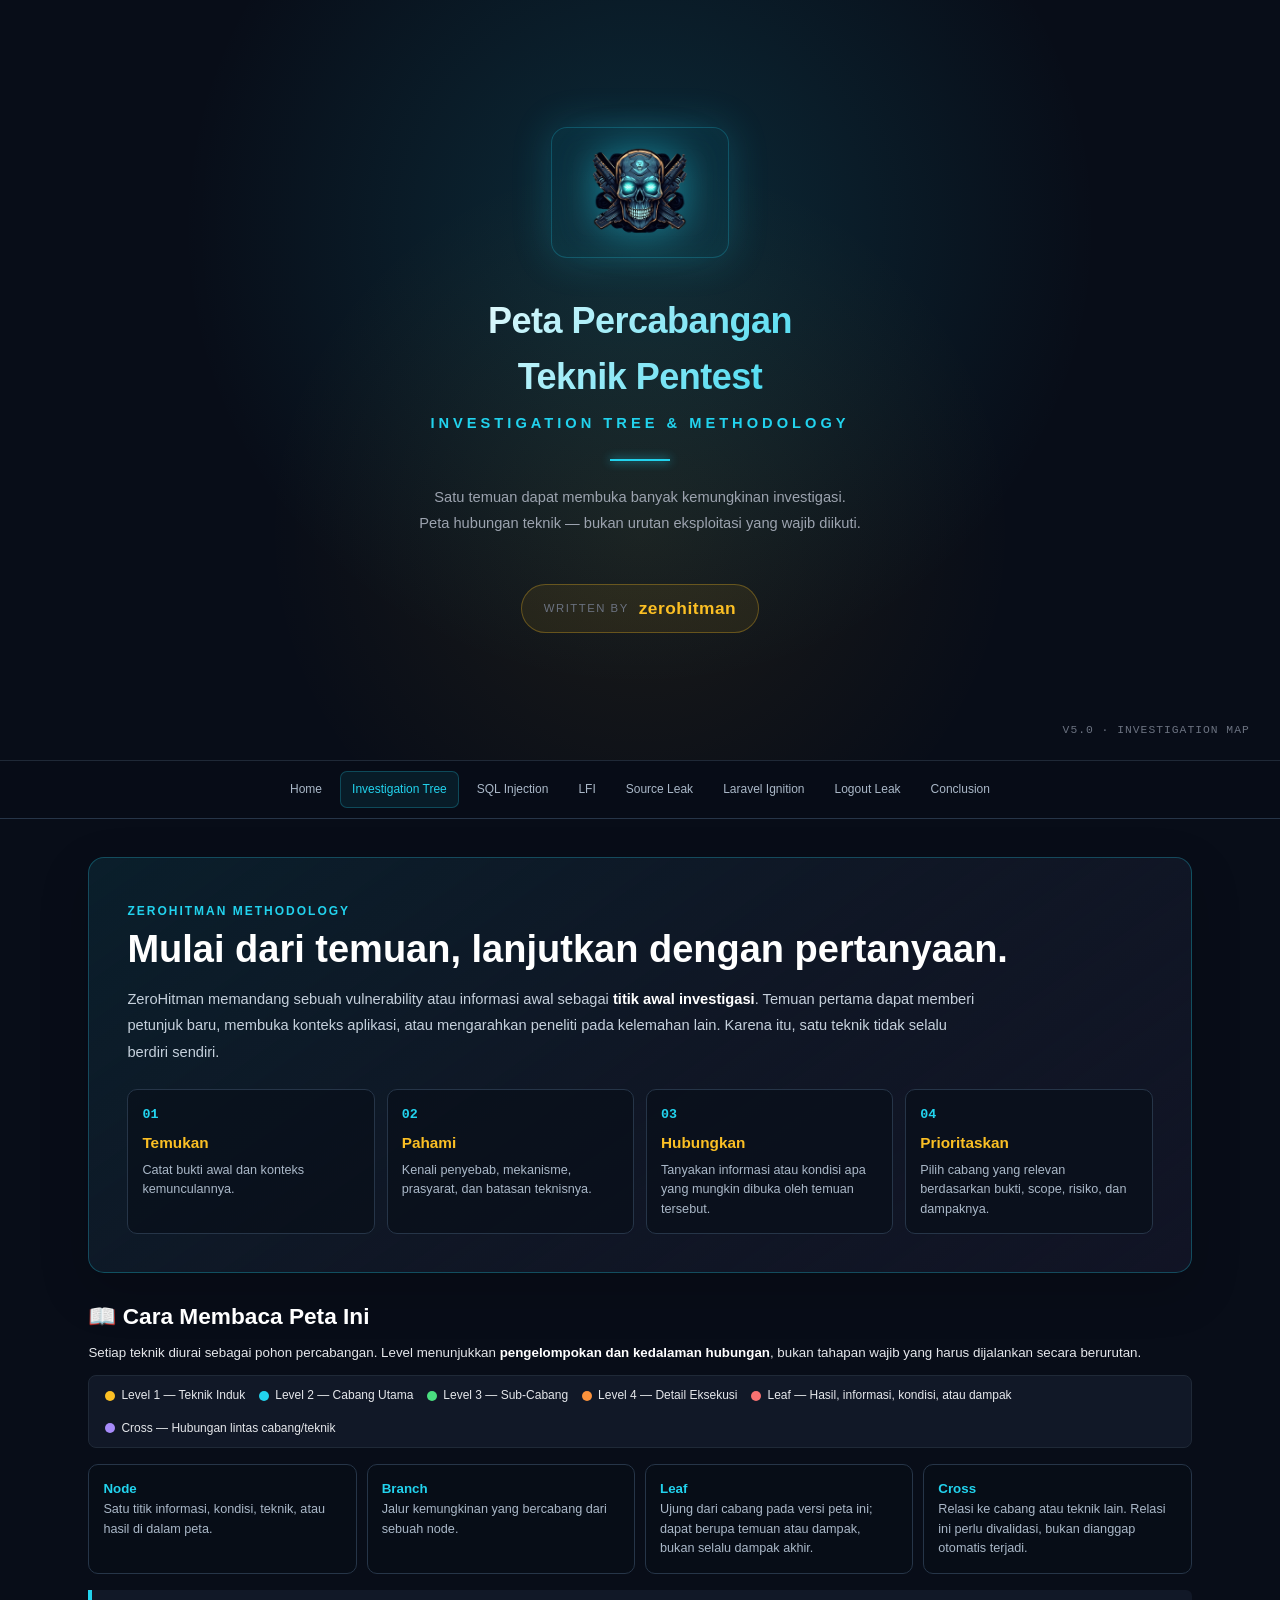
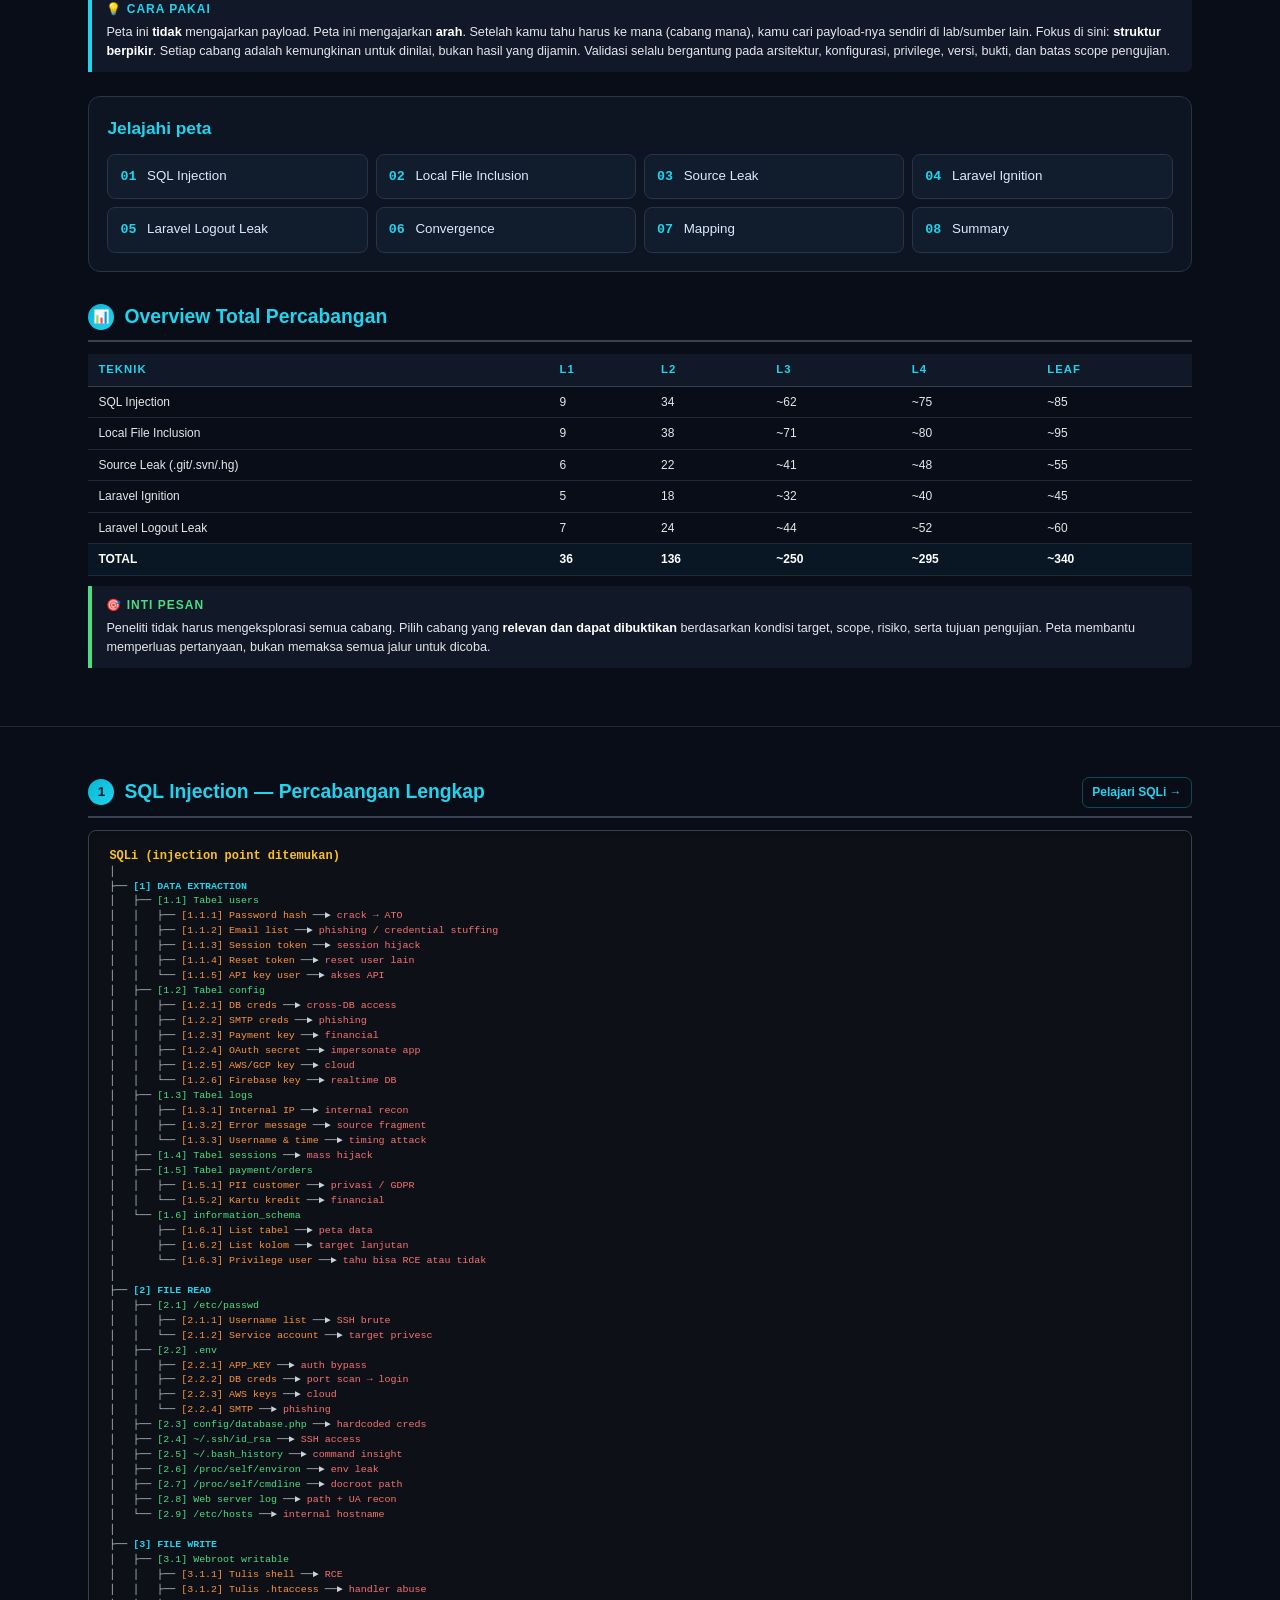
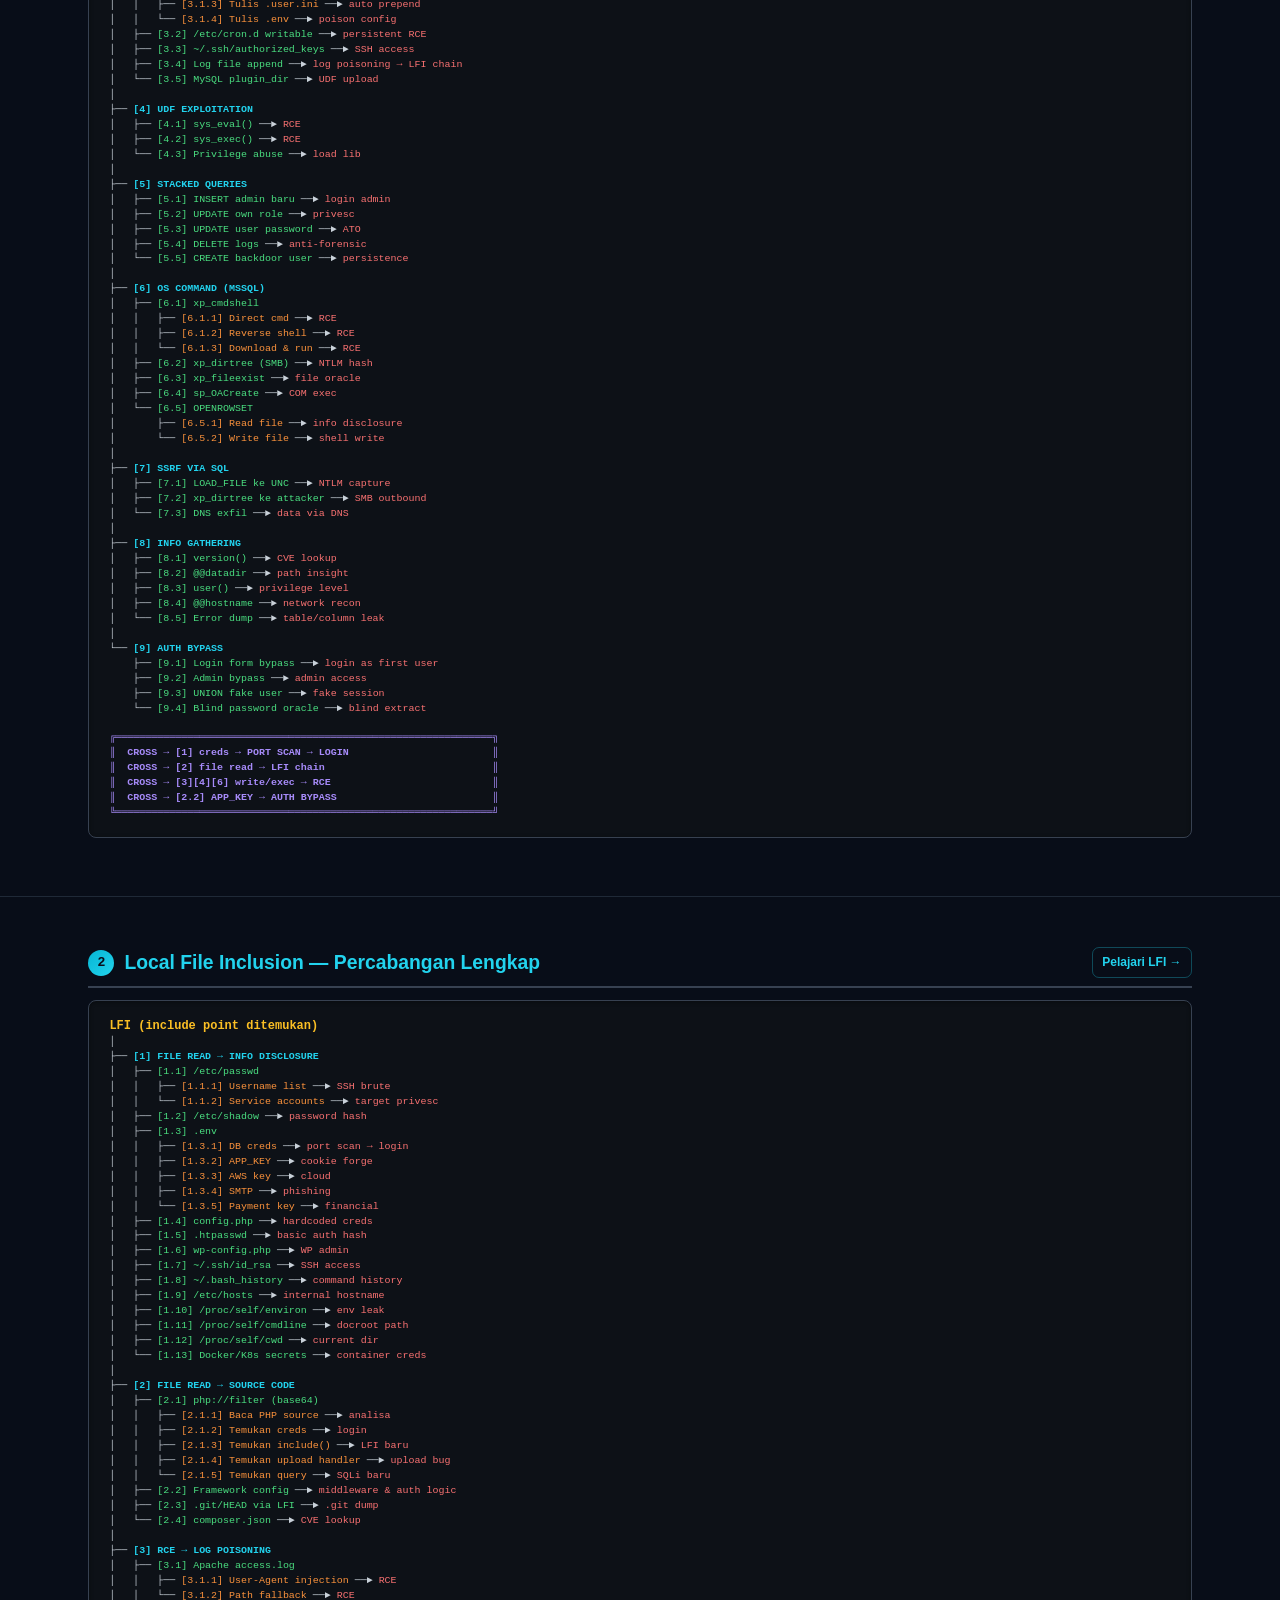
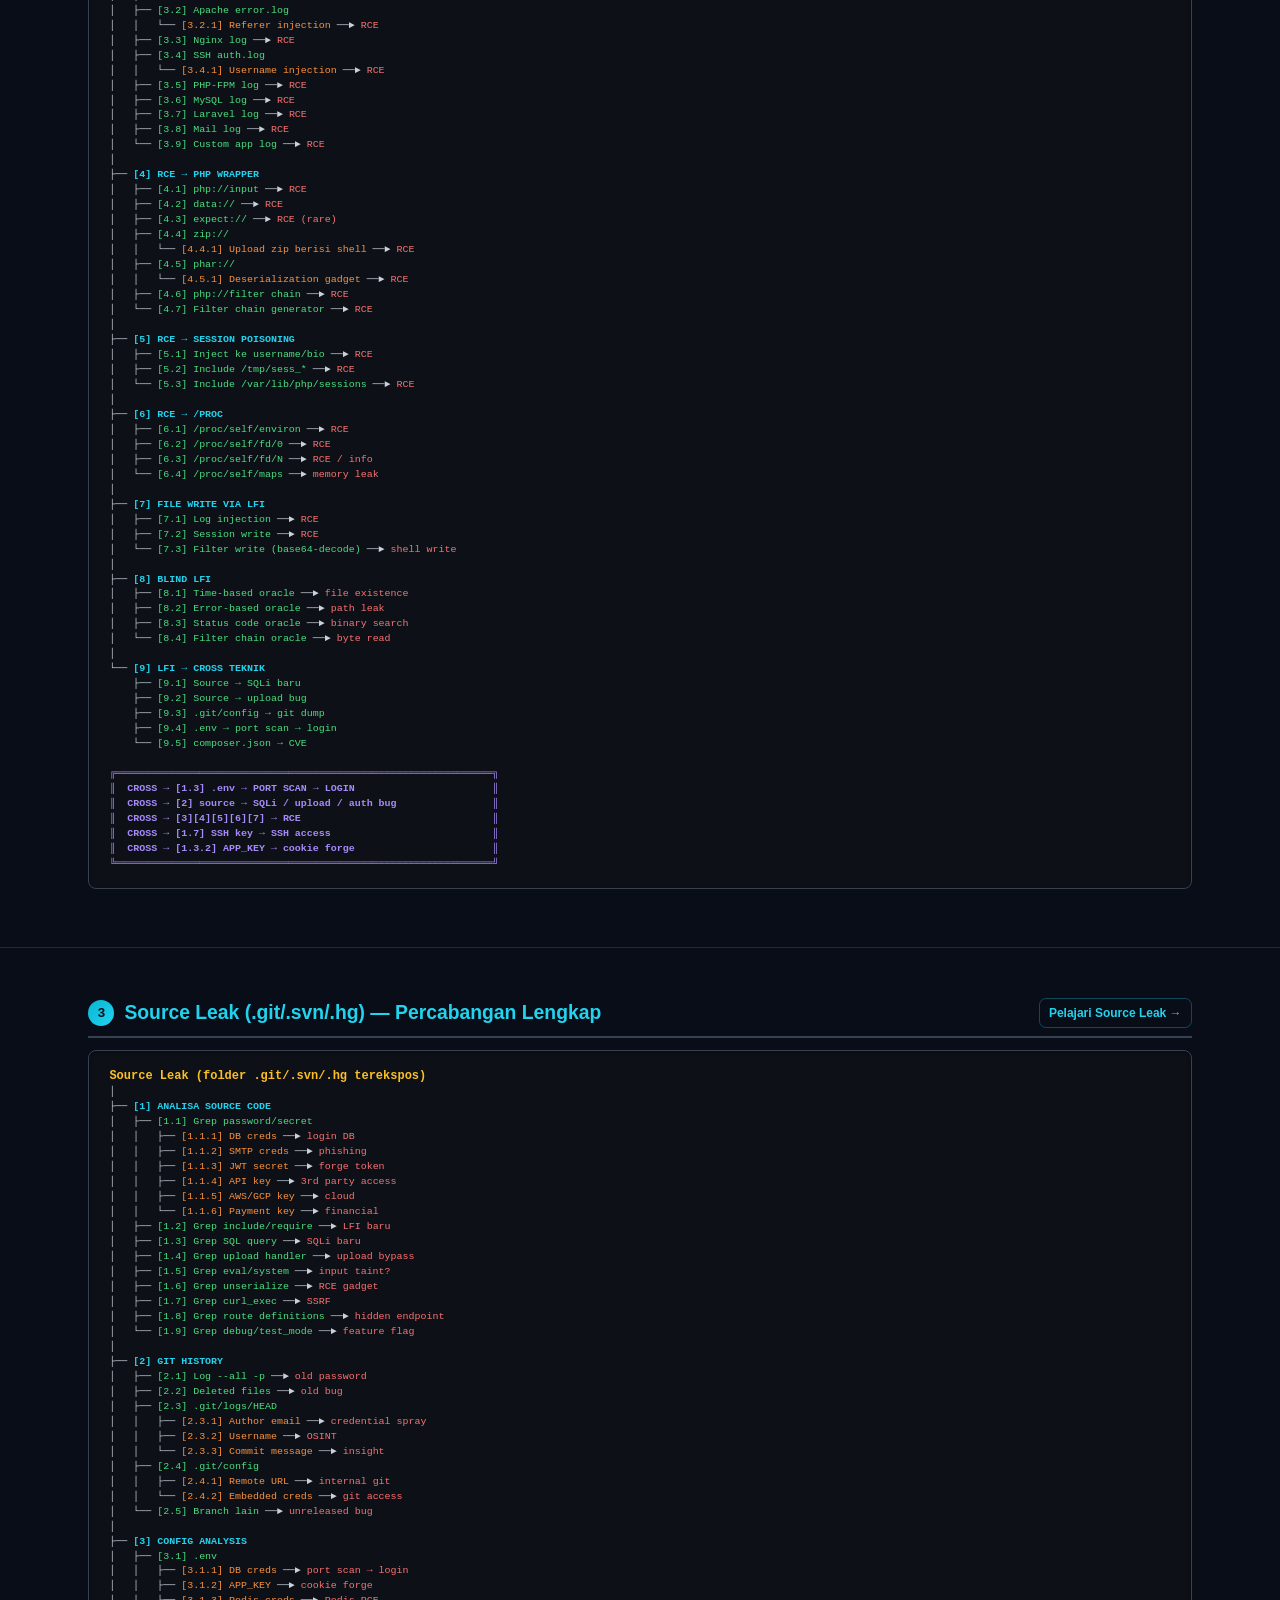
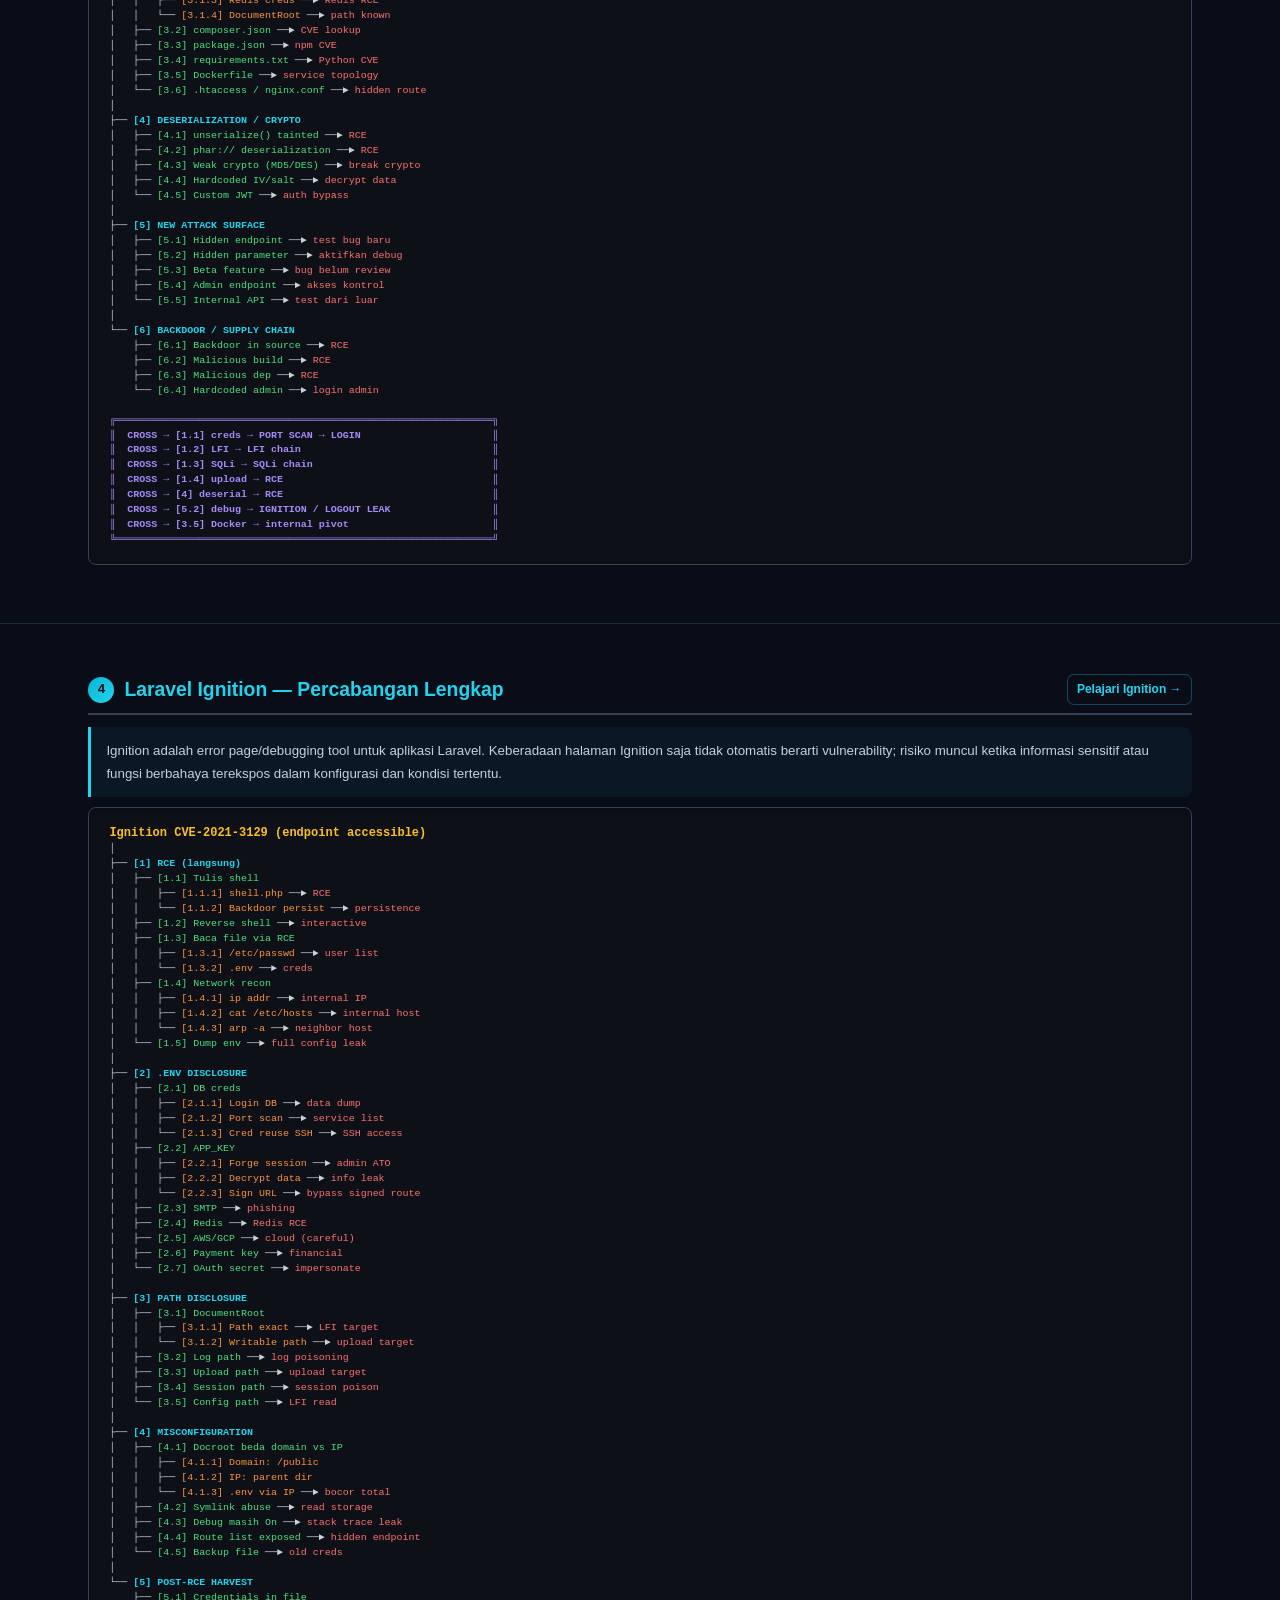
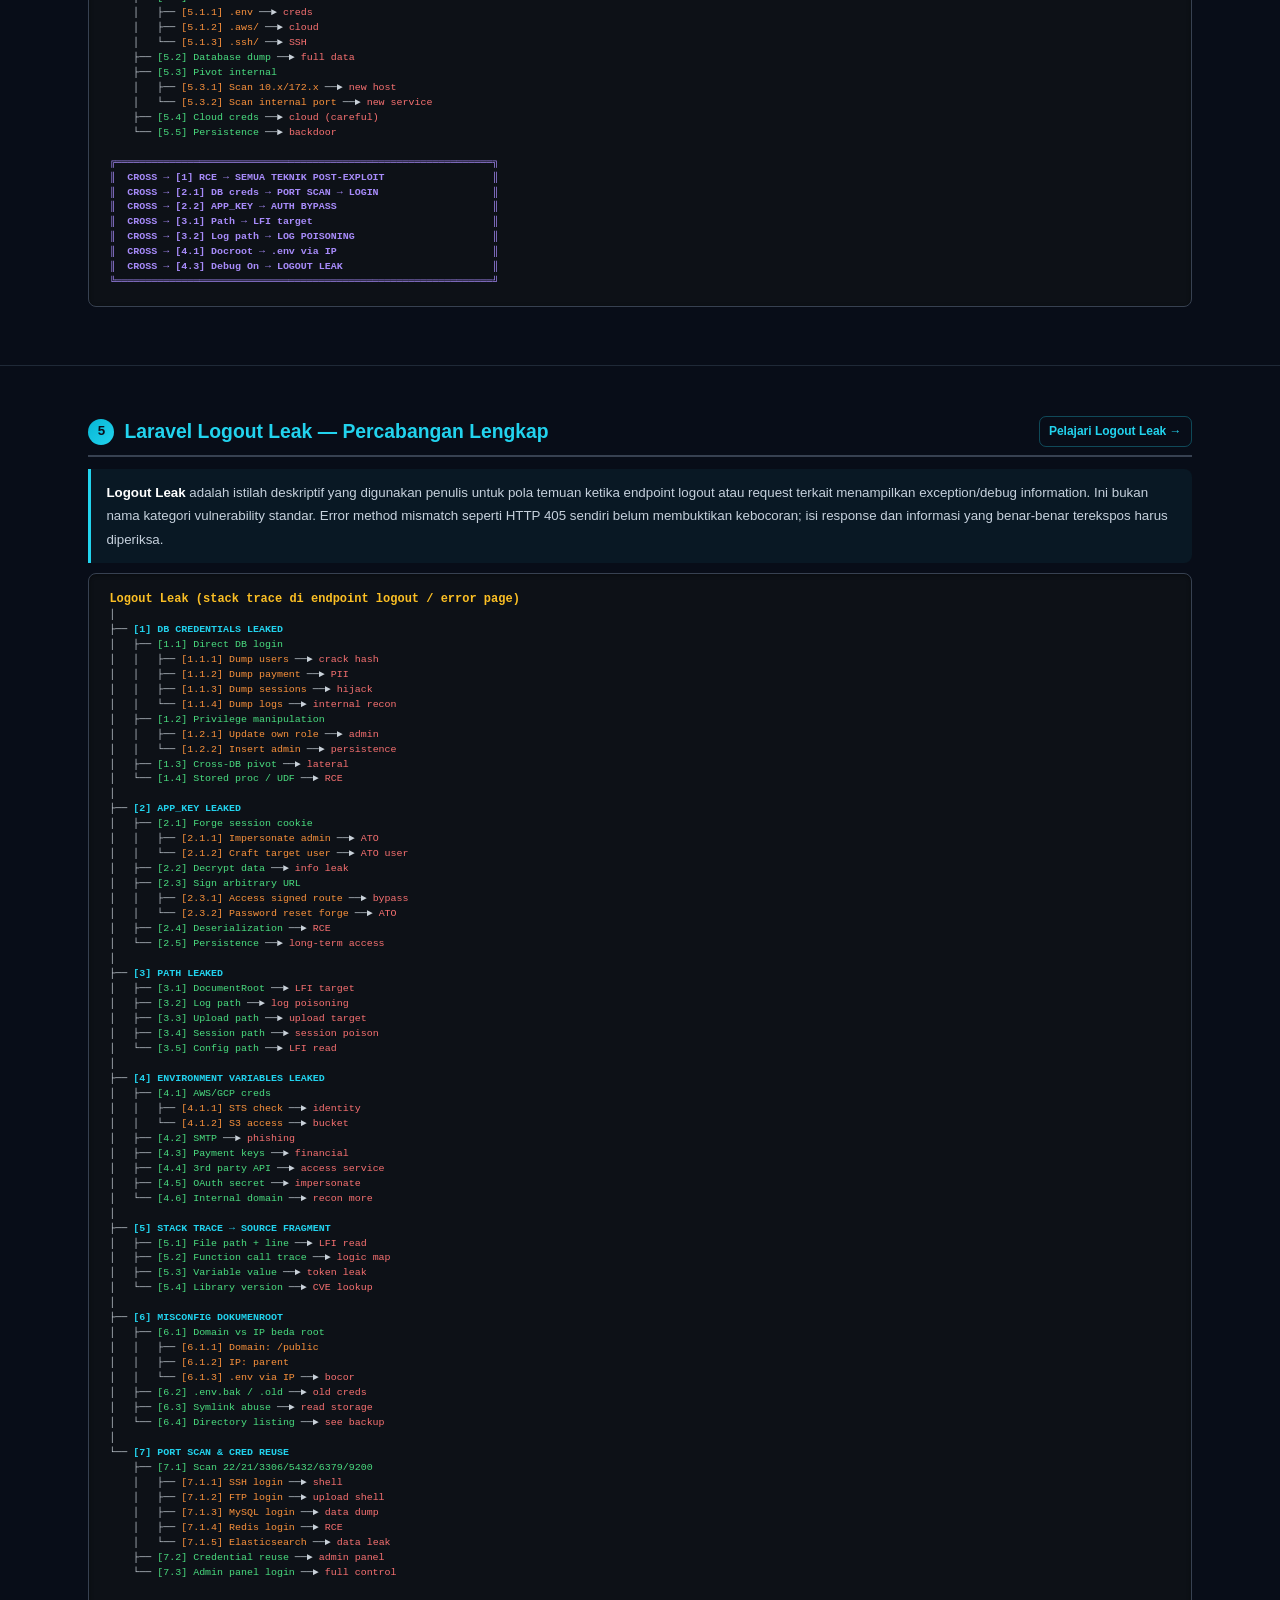
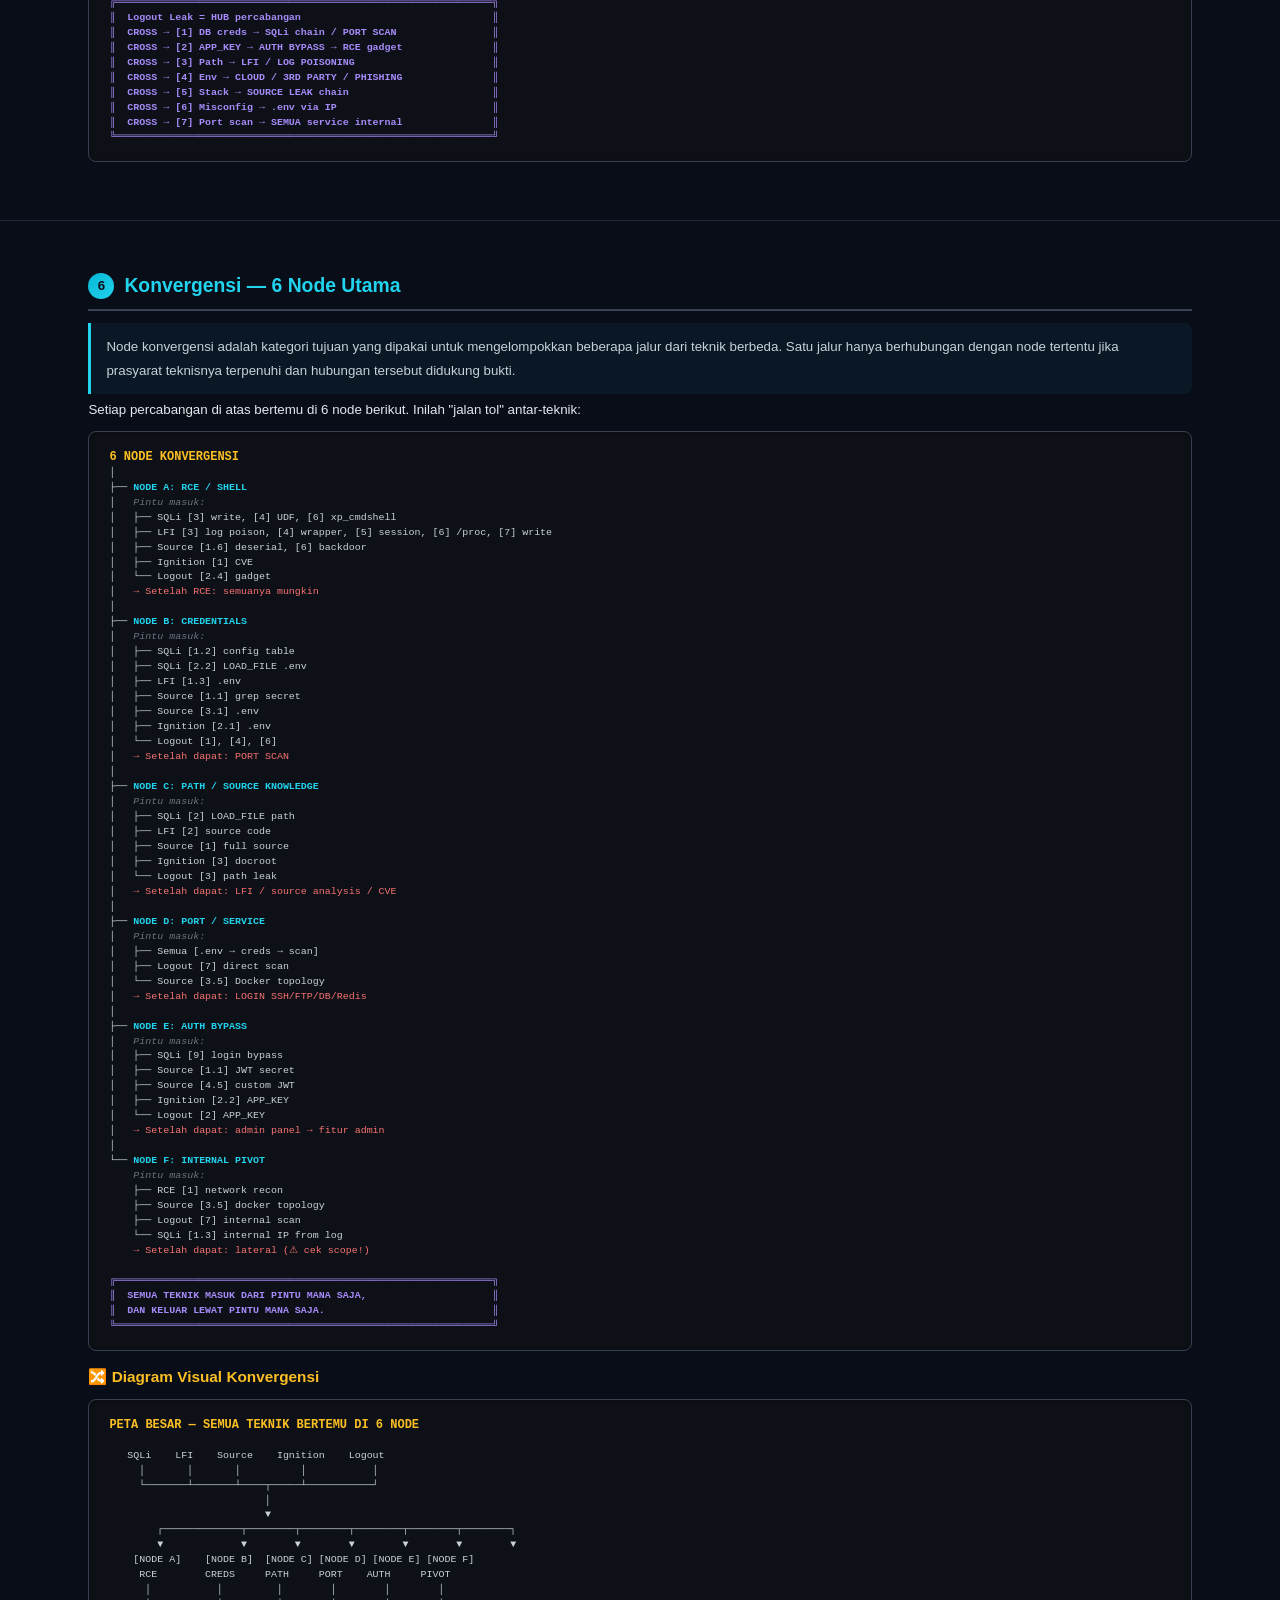
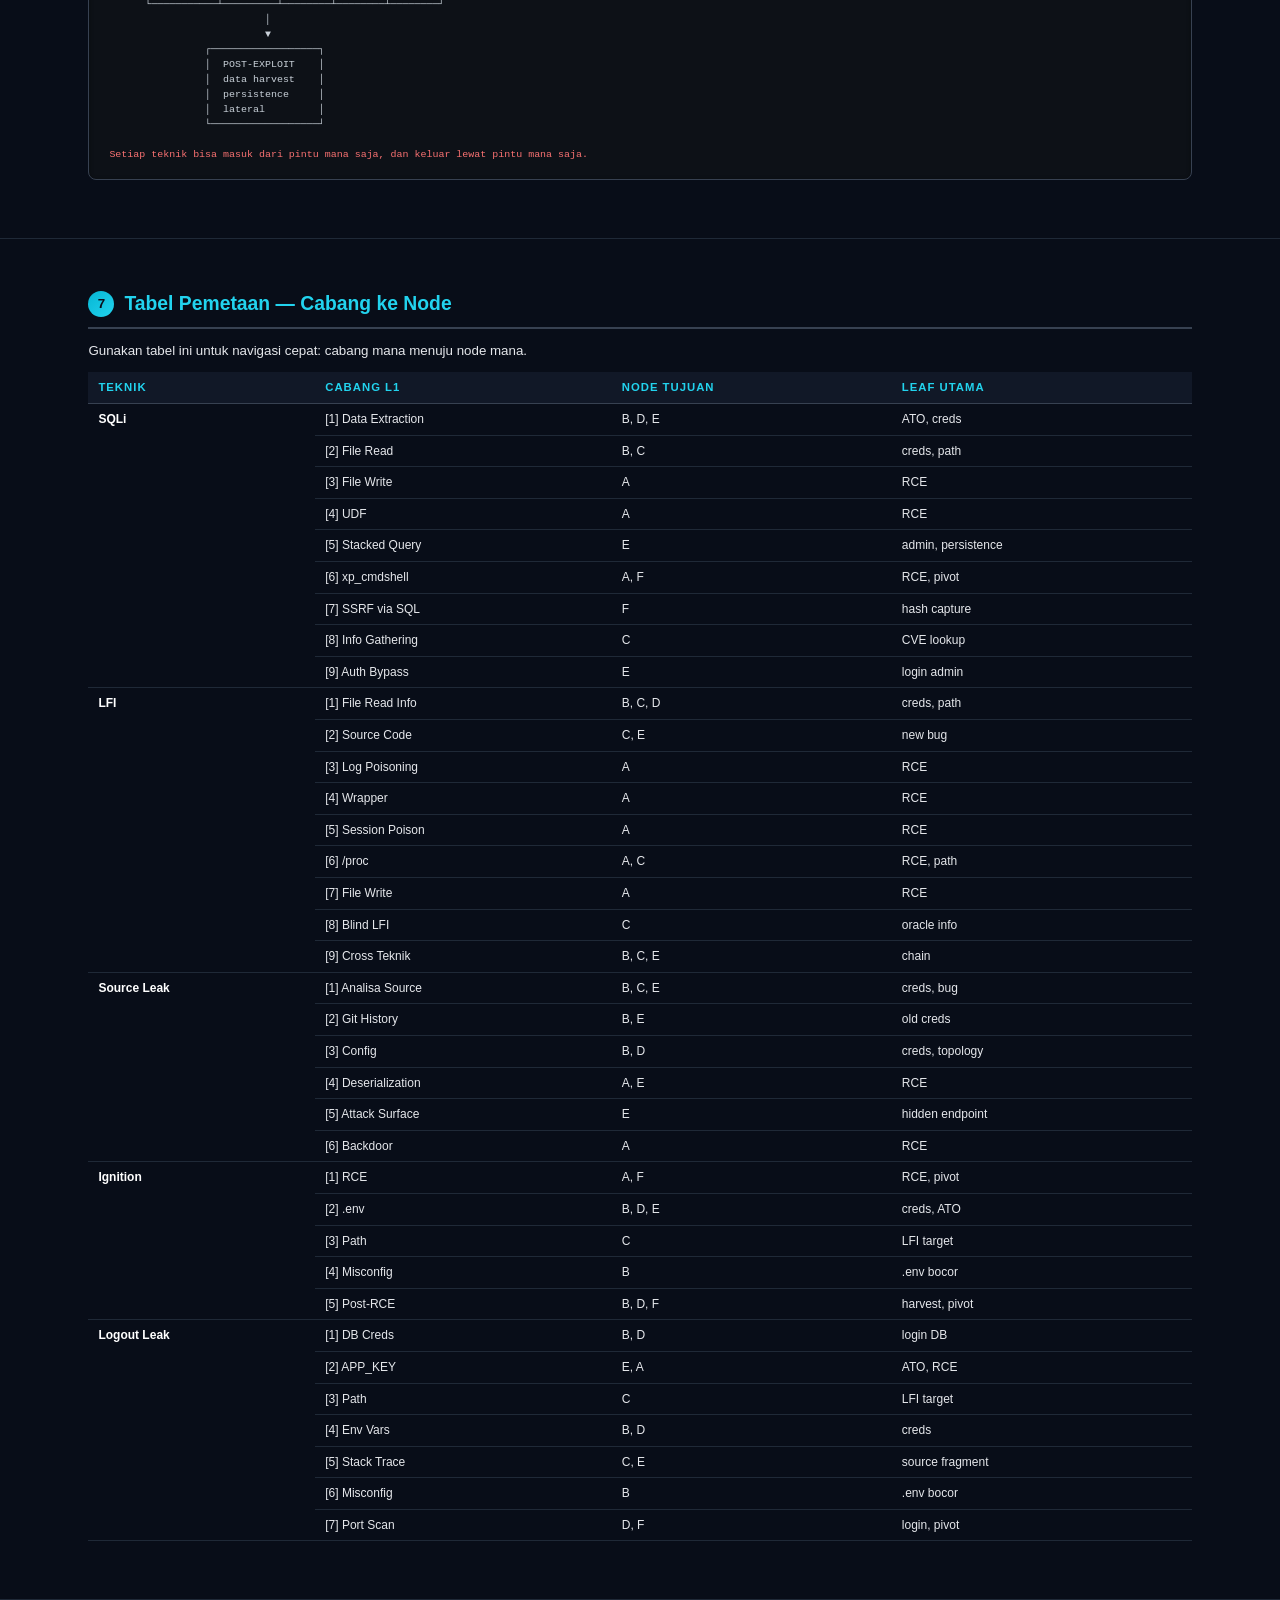
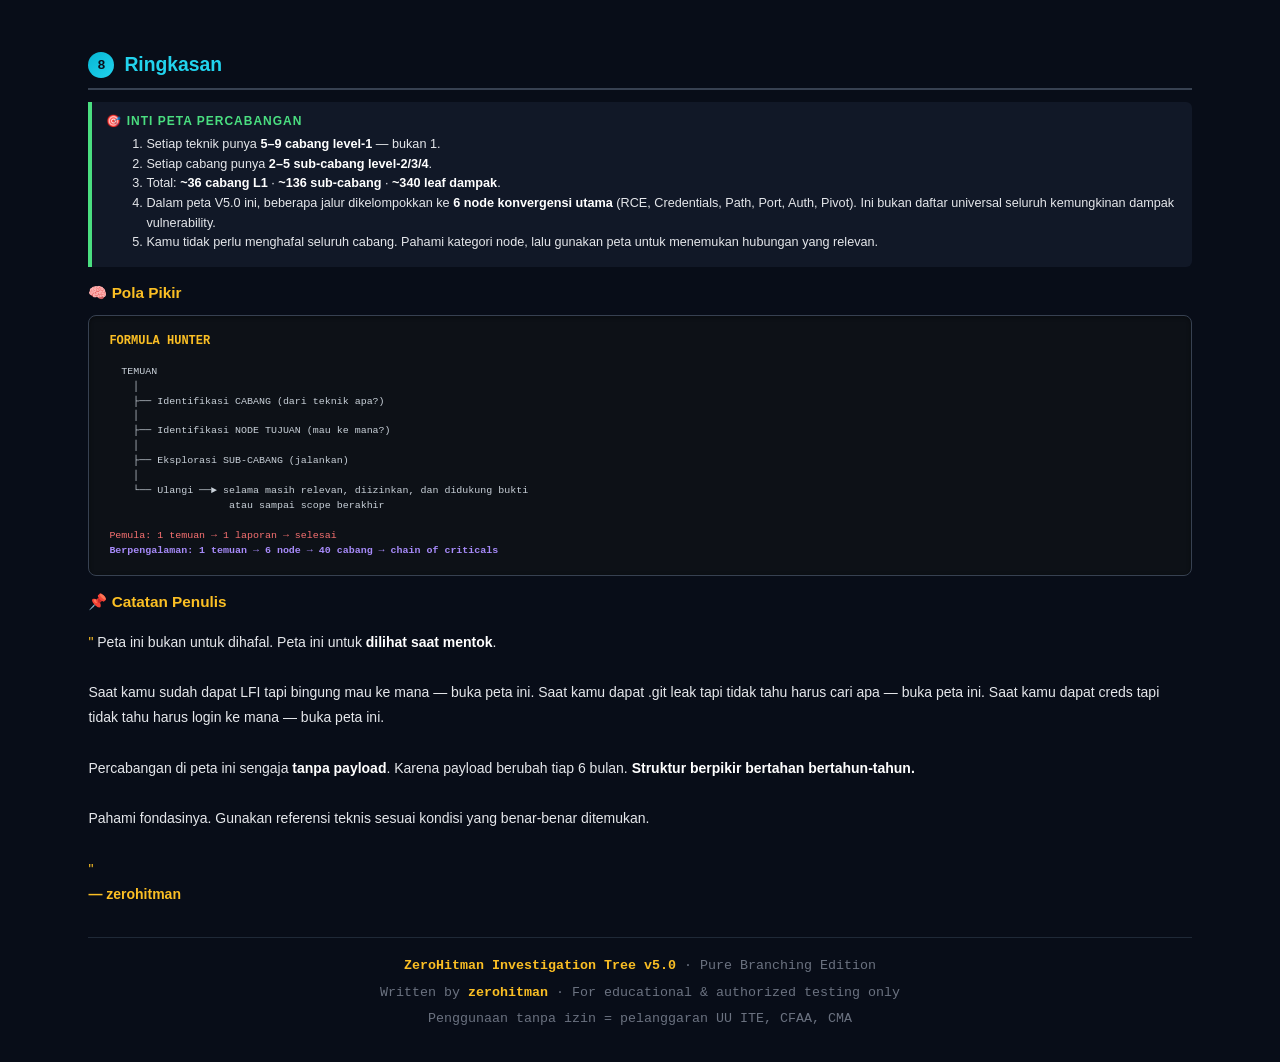
<file: tree.html>
<!DOCTYPE html>
<html lang="id">
<head>
<meta charset="UTF-8">
<title>ZeroHitman — Tree & Investigation Methodology</title>
<style>
  @page { size: A4; margin: 12mm 10mm; }

  :root {
    --bg:        #0a0e1a;
    --bg-card:   #111827;
    --bg-tree:   #0d1117;
    --border:    #1f2937;
    --border-hi: #374151;
    --text:      #e5e7eb;
    --text-dim:  #9ca3af;
    --text-mute: #6b7280;
    --cyan:      #22d3ee;
    --cyan-hi:   #06b6d4;
    --gold:      #fbbf24;
    --green:     #4ade80;
    --red:       #f87171;
    --orange:    #fb923c;
    --purple:    #a78bfa;
    --blue:      #60a5fa;
  }

  * { box-sizing: border-box; }

  html, body {
    background: var(--bg);
    color: var(--text);
    font-family: 'Inter', 'Segoe UI', Arial, sans-serif;
    line-height: 1.55;
    font-size: 10pt;
    margin: 0;
    padding: 0;
    -webkit-print-color-adjust: exact;
    print-color-adjust: exact;
  }

  .page { padding: 0 8mm; }

  /* ====== COVER ====== */
  .cover {
    min-height: 260mm;
    display: flex;
    flex-direction: column;
    justify-content: center;
    align-items: center;
    text-align: center;
    page-break-after: always;
    position: relative;
  }
  .cover::before {
    content: '';
    position: absolute;
    inset: 0;
    background:
      radial-gradient(circle at 50% 30%, rgba(34,211,238,0.15) 0%, transparent 55%),
      radial-gradient(circle at 50% 70%, rgba(251,191,36,0.08) 0%, transparent 45%);
    pointer-events: none;
  }
  .cover-inner { position: relative; z-index: 1; }

  .logo-wrap {
    margin-bottom: 28px;
    padding: 18px;
    background: rgba(34,211,238,0.05);
    border: 1px solid rgba(34,211,238,0.25);
    border-radius: 16px;
    display: inline-block;
    box-shadow:
      0 0 40px rgba(34,211,238,0.2),
      inset 0 0 30px rgba(34,211,238,0.05);
  }
  .logo-wrap img {
    width: 140px;
    height: auto;
    display: block;
    filter: drop-shadow(0 0 20px rgba(34,211,238,0.5));
  }

  .cover h1 {
    font-size: 27pt;
    margin: 0 0 8px;
    letter-spacing: -0.5px;
    font-weight: 800;
    background: linear-gradient(135deg, #fff 0%, var(--cyan) 100%);
    -webkit-background-clip: text;
    -webkit-text-fill-color: transparent;
    background-clip: text;
  }
  .cover .subtitle {
    font-size: 11pt;
    color: var(--cyan);
    letter-spacing: 4px;
    text-transform: uppercase;
    font-weight: 600;
    margin-bottom: 20px;
  }
  .cover .tagline {
    font-size: 11pt;
    color: var(--text-dim);
    max-width: 480px;
    margin: 20px auto;
    line-height: 1.75;
  }
  .cover .divider {
    width: 60px;
    height: 2px;
    background: var(--cyan);
    margin: 24px auto;
    box-shadow: 0 0 10px var(--cyan);
  }
  .author-badge {
    display: inline-flex;
    align-items: center;
    gap: 10px;
    padding: 10px 22px;
    background: rgba(251,191,36,0.08);
    border: 1px solid rgba(251,191,36,0.3);
    border-radius: 30px;
    margin-top: 28px;
  }
  .author-badge .label {
    font-size: 8.5pt;
    color: var(--text-mute);
    text-transform: uppercase;
    letter-spacing: 1.5px;
  }
  .author-badge .name {
    font-size: 13pt;
    color: var(--gold);
    font-weight: 700;
    letter-spacing: 0.5px;
  }
  .version-tag {
    position: absolute;
    bottom: 20px;
    right: 8mm;
    font-size: 8.5pt;
    color: var(--text-mute);
    letter-spacing: 1px;
    font-family: 'Consolas', monospace;
  }

  /* ====== HEADINGS ====== */
  h1 { font-size: 17pt; color: #fff; margin: 0 0 8px; font-weight: 700; }
  h2 {
    font-size: 14.5pt;
    color: var(--cyan);
    border-bottom: 2px solid var(--border-hi);
    padding-bottom: 8px;
    margin-top: 22px;
    margin-bottom: 12px;
    page-break-after: avoid;
    font-weight: 700;
    display: flex;
    align-items: center;
    gap: 10px;
  }
  h3 {
    font-size: 11.5pt;
    color: var(--gold);
    margin-top: 14px;
    margin-bottom: 6px;
    page-break-after: avoid;
    font-weight: 600;
  }
  .section-num {
    display: inline-flex;
    align-items: center;
    justify-content: center;
    width: 26px;
    height: 26px;
    background: linear-gradient(135deg, var(--cyan-hi), var(--cyan));
    color: var(--bg);
    border-radius: 50%;
    font-size: 10pt;
    font-weight: 800;
    flex-shrink: 0;
  }

  p { font-size: 10pt; margin: 6px 0; }
  strong { color: #fff; }
  em { color: var(--cyan); font-style: normal; }

  /* ====== TREES ====== */
  .tree {
    background: var(--bg-tree);
    border: 1px solid var(--border-hi);
    border-radius: 8px;
    padding: 16px 20px;
    font-family: 'JetBrains Mono', 'Consolas', monospace;
    font-size: 8.2pt;
    line-height: 1.5;
    white-space: pre;
    overflow-x: auto;
    page-break-inside: avoid;
    margin: 10px 0;
    color: #c9d1d9;
    box-shadow: inset 0 1px 4px rgba(0,0,0,0.4);
  }
  .tree .l1 { color: var(--gold); font-weight: bold; font-size: 9pt; }
  .tree .l2 { color: var(--cyan); font-weight: 600; }
  .tree .l3 { color: var(--green); }
  .tree .l4 { color: var(--orange); }
  .tree .leaf { color: var(--red); }
  .tree .cross { color: var(--purple); font-weight: bold; }
  .tree .note { color: var(--text-mute); font-style: italic; }

  /* ====== TABLE ====== */
  table {
    width: 100%;
    border-collapse: collapse;
    margin: 10px 0;
    font-size: 9pt;
    page-break-inside: avoid;
  }
  th {
    background: var(--bg-card);
    color: var(--cyan);
    padding: 7px 10px;
    text-align: left;
    border-bottom: 1px solid var(--border-hi);
    text-transform: uppercase;
    font-size: 8.5pt;
    letter-spacing: 1px;
    font-weight: 700;
  }
  td {
    padding: 6px 10px;
    border-bottom: 1px solid var(--border);
    vertical-align: top;
    color: var(--text);
  }
  tr:hover td { background: rgba(34,211,238,0.03); }

  /* ====== CALLOUT ====== */
  .callout {
    background: var(--bg-card);
    border-left: 4px solid var(--gold);
    padding: 10px 14px;
    margin: 10px 0;
    border-radius: 0 6px 6px 0;
    font-size: 9.5pt;
    page-break-inside: avoid;
  }
  .callout .title {
    color: var(--gold);
    font-weight: 700;
    font-size: 9pt;
    text-transform: uppercase;
    letter-spacing: 1px;
    margin-bottom: 4px;
  }
  .callout.info { border-left-color: var(--cyan); }
  .callout.info .title { color: var(--cyan); }
  .callout.danger { border-left-color: var(--red); }
  .callout.danger .title { color: var(--red); }
  .callout.success { border-left-color: var(--green); }
  .callout.success .title { color: var(--green); }

  /* ====== LEGEND ====== */
  .legend {
    display: flex;
    flex-wrap: wrap;
    gap: 14px;
    padding: 10px 16px;
    background: var(--bg-card);
    border-radius: 8px;
    border: 1px solid var(--border);
    margin: 12px 0;
    font-size: 9pt;
  }
  .legend .item { display: flex; align-items: center; gap: 6px; }
  .legend .dot {
    width: 10px; height: 10px; border-radius: 50%;
    display: inline-block;
  }
  .legend .dot.l1 { background: var(--gold); }
  .legend .dot.l2 { background: var(--cyan); }
  .legend .dot.l3 { background: var(--green); }
  .legend .dot.l4 { background: var(--orange); }
  .legend .dot.leaf { background: var(--red); }
  .legend .dot.cross { background: var(--purple); }

  .page-break { page-break-before: always; }

  .footer-note {
    font-size: 8.5pt;
    color: var(--text-mute);
    text-align: center;
    margin-top: 30px;
    border-top: 1px solid var(--border);
    padding-top: 12px;
    font-family: 'Consolas', monospace;
  }
  .footer-note strong { color: var(--gold); }
</style>

<style>
  html { scroll-behavior: smooth; scroll-padding-top: 76px; }
  body { background: #080d18; }
  .cover { min-height: min(86vh, 760px); padding: 48px 20px; }
  .main-nav { position: sticky; top: 0; z-index: 50; display:flex; flex-wrap:wrap; justify-content:center; gap:6px; padding:10px 14px; background:rgba(8,13,24,.94); border-top:1px solid #1f2937; border-bottom:1px solid #263548; backdrop-filter: blur(12px); }
  .main-nav a { color:#aab8c8; text-decoration:none; font-size:12px; padding:8px 11px; border-radius:7px; border:1px solid transparent; }
  .main-nav a:hover,.main-nav a.active { color:#22d3ee; background:rgba(34,211,238,.08); border-color:rgba(34,211,238,.25); }
  .page { max-width:1180px; margin:0 auto; padding:28px clamp(16px,3vw,42px); }
  .intro-panel { padding:clamp(20px,4vw,38px); margin:10px 0 26px; border:1px solid rgba(34,211,238,.28); border-radius:16px; background:linear-gradient(145deg,rgba(34,211,238,.09),rgba(17,24,39,.9) 52%,rgba(167,139,250,.06)); box-shadow:0 18px 50px rgba(0,0,0,.18); }
  .intro-panel .eyebrow { color:#22d3ee; letter-spacing:2px; font-size:9pt; font-weight:700; }
  .intro-panel h1 { font-size:clamp(23px,4vw,38px); line-height:1.15; margin:8px 0 14px; }
  .intro-panel > p:not(.eyebrow) { max-width:850px; color:#c5d0dc; font-size:11pt; line-height:1.8; }
  .mindset-grid { display:grid; grid-template-columns:repeat(4,minmax(0,1fr)); gap:12px; margin-top:24px; }
  .mindset-grid article,.definition-grid article { background:rgba(8,13,24,.62); border:1px solid #263548; border-radius:10px; padding:14px; }
  .mindset-grid article span { color:#22d3ee; font:700 10pt Consolas,monospace; }
  .mindset-grid h3 { color:#fbbf24; margin:6px 0; }
  .mindset-grid p,.definition-grid p { color:#aab8c8; font-size:9.5pt; margin:0; }
  .definition-grid { display:grid; grid-template-columns:repeat(4,minmax(0,1fr)); gap:10px; margin:16px 0; }
  .definition-grid strong { color:#22d3ee; }
  .quick-nav { margin:24px 0; padding:18px; border:1px solid #263548; background:#0d1422; border-radius:12px; }
  .quick-nav h2 { margin:0 0 12px; border:0; padding:0; font-size:13pt; }
  .quick-nav-grid { display:grid; grid-template-columns:repeat(4,minmax(0,1fr)); gap:8px; }
  .quick-nav-grid a { color:#dbeafe; text-decoration:none; padding:11px 12px; background:#111c2d; border:1px solid #263548; border-radius:8px; }
  .quick-nav-grid a:hover { border-color:#22d3ee; color:#22d3ee; }
  .quick-nav-grid b { color:#22d3ee; margin-right:7px; font-family:Consolas,monospace; }
  .detail-link { margin-left:auto; color:#22d3ee; text-decoration:none; font-size:9pt; white-space:nowrap; border:1px solid rgba(34,211,238,.3); padding:5px 9px; border-radius:7px; }
  .detail-link:hover { background:rgba(34,211,238,.1); }
  .section-lead { padding:12px 15px; border-left:3px solid #22d3ee; background:rgba(34,211,238,.055); color:#c5d0dc; border-radius:0 8px 8px 0; line-height:1.75; }
  .tree { font-size:clamp(7.2pt,.78vw,8.2pt); }
  .page-break { border-top:1px solid #1f2937; margin-top:20px; }
  h2[id],h1[id] { scroll-margin-top:82px; }
  table { overflow-wrap:anywhere; }
  @media(max-width:850px) { .mindset-grid,.definition-grid { grid-template-columns:repeat(2,minmax(0,1fr)); } .quick-nav-grid { grid-template-columns:repeat(2,minmax(0,1fr)); } .main-nav { justify-content:flex-start; overflow-x:auto; flex-wrap:nowrap; } .main-nav a { flex:0 0 auto; } }
  @media(max-width:520px) { .mindset-grid,.definition-grid,.quick-nav-grid { grid-template-columns:1fr; } .cover .subtitle { letter-spacing:2px; } .detail-link { display:block; margin:8px 0 0; width:max-content; } h2 { flex-wrap:wrap; } .page { padding:18px 12px; } }
  @media print { .main-nav,.quick-nav { display:none; } .page { max-width:none; } .cover { min-height:260mm; } }
</style>

  <link rel="canonical" href="https://zerohitman.github.io/tree.html" />
  <meta name="robots" content="index,follow,max-image-preview:large" />
  <meta name="viewport" content="width=device-width, initial-scale=1" />
  <meta name="description" content="ZeroHitman Investigation Tree: peta hubungan teknik keamanan web, cabang investigasi, dan pendekatan analisis vulnerability berdasarkan bukti dan kondisi." />
</head>
<body>

<!-- ============================================ -->
<!-- COVER -->
<!-- ============================================ -->
<div class="cover">
  <div class="cover-inner">
    <div class="logo-wrap">
      <img src="hitman.png" alt="ZeroHitman">
    </div>
    <h1>Peta Percabangan<br>Teknik Pentest</h1>
    <div class="subtitle">Investigation Tree & Methodology</div>
    <div class="divider"></div>
    <div class="tagline">
      Satu temuan dapat membuka banyak kemungkinan investigasi.<br>
      Peta hubungan teknik — bukan urutan eksploitasi yang wajib diikuti.
    </div>
    <div class="author-badge">
      <span class="label">Written by</span>
      <span class="name">zerohitman</span>
    </div>
  </div>
  <div class="version-tag">V5.0 · INVESTIGATION MAP</div>
</div>

<!-- ============================================ -->

<nav class="main-nav" aria-label="Navigasi dokumentasi">
  <a href="index.html">Home</a>
  <a class="active" href="tree.html">Investigation Tree</a>
  <a href="sqli.html">SQL Injection</a>
  <a href="lfi.html">LFI</a>
  <a href="source-leak.html">Source Leak</a>
  <a href="laravel-ignition.html">Laravel Ignition</a>
  <a href="laravel-logout-leak.html">Logout Leak</a>
  <a href="conclusion.html">Conclusion</a>
</nav>

<!-- LEGEND + OVERVIEW -->
<!-- ============================================ -->
<div class="page">
<section id="mindset" class="intro-panel">
  <p class="eyebrow">ZEROHITMAN METHODOLOGY</p>
  <h1>Mulai dari temuan, lanjutkan dengan pertanyaan.</h1>
  <p>ZeroHitman memandang sebuah vulnerability atau informasi awal sebagai <strong>titik awal investigasi</strong>. Temuan pertama dapat memberi petunjuk baru, membuka konteks aplikasi, atau mengarahkan peneliti pada kelemahan lain. Karena itu, satu teknik tidak selalu berdiri sendiri.</p>
  <div class="mindset-grid">
    <article><span>01</span><h3>Temukan</h3><p>Catat bukti awal dan konteks kemunculannya.</p></article>
    <article><span>02</span><h3>Pahami</h3><p>Kenali penyebab, mekanisme, prasyarat, dan batasan teknisnya.</p></article>
    <article><span>03</span><h3>Hubungkan</h3><p>Tanyakan informasi atau kondisi apa yang mungkin dibuka oleh temuan tersebut.</p></article>
    <article><span>04</span><h3>Prioritaskan</h3><p>Pilih cabang yang relevan berdasarkan bukti, scope, risiko, dan dampaknya.</p></article>
  </div>
</section>

<h1 id="read-tree">📖 Cara Membaca Peta Ini</h1>

<p>Setiap teknik diurai sebagai pohon percabangan. Level menunjukkan <strong>pengelompokan dan kedalaman hubungan</strong>, bukan tahapan wajib yang harus dijalankan secara berurutan.</p>

<div class="legend">
  <div class="item"><span class="dot l1"></span><span>Level 1 — Teknik Induk</span></div>
  <div class="item"><span class="dot l2"></span><span>Level 2 — Cabang Utama</span></div>
  <div class="item"><span class="dot l3"></span><span>Level 3 — Sub-Cabang</span></div>
  <div class="item"><span class="dot l4"></span><span>Level 4 — Detail Eksekusi</span></div>
  <div class="item"><span class="dot leaf"></span><span>Leaf — Hasil, informasi, kondisi, atau dampak</span></div>
  <div class="item"><span class="dot cross"></span><span>Cross — Hubungan lintas cabang/teknik</span></div>
</div>

<div class="definition-grid">
  <article><strong>Node</strong><p>Satu titik informasi, kondisi, teknik, atau hasil di dalam peta.</p></article>
  <article><strong>Branch</strong><p>Jalur kemungkinan yang bercabang dari sebuah node.</p></article>
  <article><strong>Leaf</strong><p>Ujung dari cabang pada versi peta ini; dapat berupa temuan atau dampak, bukan selalu dampak akhir.</p></article>
  <article><strong>Cross</strong><p>Relasi ke cabang atau teknik lain. Relasi ini perlu divalidasi, bukan dianggap otomatis terjadi.</p></article>
</div>

<div class="callout info">
  <div class="title">💡 Cara Pakai</div>
  Peta ini <strong>tidak</strong> mengajarkan payload. Peta ini mengajarkan <strong>arah</strong>.
  Setelah kamu tahu harus ke mana (cabang mana), kamu cari payload-nya sendiri di lab/sumber lain.
  Fokus di sini: <strong>struktur berpikir</strong>. Setiap cabang adalah kemungkinan untuk dinilai, bukan hasil yang dijamin. Validasi selalu bergantung pada arsitektur, konfigurasi, privilege, versi, bukti, dan batas scope pengujian.
</div>


<section class="quick-nav" aria-label="Daftar bagian Tree">
  <h2>Jelajahi peta</h2>
  <div class="quick-nav-grid">
    <a href="#sqli"><b>01</b> SQL Injection</a>
    <a href="#lfi"><b>02</b> Local File Inclusion</a>
    <a href="#source-leak"><b>03</b> Source Leak</a>
    <a href="#ignition"><b>04</b> Laravel Ignition</a>
    <a href="#logout-leak"><b>05</b> Laravel Logout Leak</a>
    <a href="#convergence"><b>06</b> Convergence</a>
    <a href="#mapping"><b>07</b> Mapping</a>
    <a href="#summary"><b>08</b> Summary</a>
  </div>
</section>

<h2 style="margin-top:30px;"><span class="section-num">📊</span>Overview Total Percabangan</h2>

<table>
  <thead>
    <tr>
      <th>Teknik</th>
      <th>L1</th>
      <th>L2</th>
      <th>L3</th>
      <th>L4</th>
      <th>Leaf</th>
    </tr>
  </thead>
  <tbody>
    <tr><td>SQL Injection</td><td>9</td><td>34</td><td>~62</td><td>~75</td><td>~85</td></tr>
    <tr><td>Local File Inclusion</td><td>9</td><td>38</td><td>~71</td><td>~80</td><td>~95</td></tr>
    <tr><td>Source Leak (.git/.svn/.hg)</td><td>6</td><td>22</td><td>~41</td><td>~48</td><td>~55</td></tr>
    <tr><td>Laravel Ignition</td><td>5</td><td>18</td><td>~32</td><td>~40</td><td>~45</td></tr>
    <tr><td>Laravel Logout Leak</td><td>7</td><td>24</td><td>~44</td><td>~52</td><td>~60</td></tr>
    <tr style="background:rgba(34,211,238,0.05);"><td><strong>TOTAL</strong></td><td><strong>36</strong></td><td><strong>136</strong></td><td><strong>~250</strong></td><td><strong>~295</strong></td><td><strong>~340</strong></td></tr>
  </tbody>
</table>

<div class="callout success">
  <div class="title">🎯 Inti Pesan</div>
  Peneliti tidak harus mengeksplorasi semua cabang. Pilih cabang yang <strong>relevan dan dapat dibuktikan</strong> berdasarkan kondisi target, scope, risiko, serta tujuan pengujian. Peta membantu memperluas pertanyaan, bukan memaksa semua jalur untuk dicoba.
</div>
</div>

<!-- ============================================ -->
<!-- SQLI TREE -->
<!-- ============================================ -->
<div class="page-break"></div>
<div class="page">
<h2 id="sqli"><span class="section-num">1</span>SQL Injection — Percabangan Lengkap <a class="detail-link" href="sqli.html">Pelajari SQLi →</a></h2>

<pre class="tree"><span class="l1">SQLi (injection point ditemukan)</span>
│
├── <span class="l2">[1] DATA EXTRACTION</span>
│   ├── <span class="l3">[1.1] Tabel users</span>
│   │   ├── <span class="l4">[1.1.1] Password hash</span> ──► <span class="leaf">crack → ATO</span>
│   │   ├── <span class="l4">[1.1.2] Email list</span> ──► <span class="leaf">phishing / credential stuffing</span>
│   │   ├── <span class="l4">[1.1.3] Session token</span> ──► <span class="leaf">session hijack</span>
│   │   ├── <span class="l4">[1.1.4] Reset token</span> ──► <span class="leaf">reset user lain</span>
│   │   └── <span class="l4">[1.1.5] API key user</span> ──► <span class="leaf">akses API</span>
│   ├── <span class="l3">[1.2] Tabel config</span>
│   │   ├── <span class="l4">[1.2.1] DB creds</span> ──► <span class="leaf">cross-DB access</span>
│   │   ├── <span class="l4">[1.2.2] SMTP creds</span> ──► <span class="leaf">phishing</span>
│   │   ├── <span class="l4">[1.2.3] Payment key</span> ──► <span class="leaf">financial</span>
│   │   ├── <span class="l4">[1.2.4] OAuth secret</span> ──► <span class="leaf">impersonate app</span>
│   │   ├── <span class="l4">[1.2.5] AWS/GCP key</span> ──► <span class="leaf">cloud</span>
│   │   └── <span class="l4">[1.2.6] Firebase key</span> ──► <span class="leaf">realtime DB</span>
│   ├── <span class="l3">[1.3] Tabel logs</span>
│   │   ├── <span class="l4">[1.3.1] Internal IP</span> ──► <span class="leaf">internal recon</span>
│   │   ├── <span class="l4">[1.3.2] Error message</span> ──► <span class="leaf">source fragment</span>
│   │   └── <span class="l4">[1.3.3] Username & time</span> ──► <span class="leaf">timing attack</span>
│   ├── <span class="l3">[1.4] Tabel sessions</span> ──► <span class="leaf">mass hijack</span>
│   ├── <span class="l3">[1.5] Tabel payment/orders</span>
│   │   ├── <span class="l4">[1.5.1] PII customer</span> ──► <span class="leaf">privasi / GDPR</span>
│   │   └── <span class="l4">[1.5.2] Kartu kredit</span> ──► <span class="leaf">financial</span>
│   └── <span class="l3">[1.6] information_schema</span>
│       ├── <span class="l4">[1.6.1] List tabel</span> ──► <span class="leaf">peta data</span>
│       ├── <span class="l4">[1.6.2] List kolom</span> ──► <span class="leaf">target lanjutan</span>
│       └── <span class="l4">[1.6.3] Privilege user</span> ──► <span class="leaf">tahu bisa RCE atau tidak</span>
│
├── <span class="l2">[2] FILE READ</span>
│   ├── <span class="l3">[2.1] /etc/passwd</span>
│   │   ├── <span class="l4">[2.1.1] Username list</span> ──► <span class="leaf">SSH brute</span>
│   │   └── <span class="l4">[2.1.2] Service account</span> ──► <span class="leaf">target privesc</span>
│   ├── <span class="l3">[2.2] .env</span>
│   │   ├── <span class="l4">[2.2.1] APP_KEY</span> ──► <span class="leaf">auth bypass</span>
│   │   ├── <span class="l4">[2.2.2] DB creds</span> ──► <span class="leaf">port scan → login</span>
│   │   ├── <span class="l4">[2.2.3] AWS keys</span> ──► <span class="leaf">cloud</span>
│   │   └── <span class="l4">[2.2.4] SMTP</span> ──► <span class="leaf">phishing</span>
│   ├── <span class="l3">[2.3] config/database.php</span> ──► <span class="leaf">hardcoded creds</span>
│   ├── <span class="l3">[2.4] ~/.ssh/id_rsa</span> ──► <span class="leaf">SSH access</span>
│   ├── <span class="l3">[2.5] ~/.bash_history</span> ──► <span class="leaf">command insight</span>
│   ├── <span class="l3">[2.6] /proc/self/environ</span> ──► <span class="leaf">env leak</span>
│   ├── <span class="l3">[2.7] /proc/self/cmdline</span> ──► <span class="leaf">docroot path</span>
│   ├── <span class="l3">[2.8] Web server log</span> ──► <span class="leaf">path + UA recon</span>
│   └── <span class="l3">[2.9] /etc/hosts</span> ──► <span class="leaf">internal hostname</span>
│
├── <span class="l2">[3] FILE WRITE</span>
│   ├── <span class="l3">[3.1] Webroot writable</span>
│   │   ├── <span class="l4">[3.1.1] Tulis shell</span> ──► <span class="leaf">RCE</span>
│   │   ├── <span class="l4">[3.1.2] Tulis .htaccess</span> ──► <span class="leaf">handler abuse</span>
│   │   ├── <span class="l4">[3.1.3] Tulis .user.ini</span> ──► <span class="leaf">auto prepend</span>
│   │   └── <span class="l4">[3.1.4] Tulis .env</span> ──► <span class="leaf">poison config</span>
│   ├── <span class="l3">[3.2] /etc/cron.d writable</span> ──► <span class="leaf">persistent RCE</span>
│   ├── <span class="l3">[3.3] ~/.ssh/authorized_keys</span> ──► <span class="leaf">SSH access</span>
│   ├── <span class="l3">[3.4] Log file append</span> ──► <span class="leaf">log poisoning → LFI chain</span>
│   └── <span class="l3">[3.5] MySQL plugin_dir</span> ──► <span class="leaf">UDF upload</span>
│
├── <span class="l2">[4] UDF EXPLOITATION</span>
│   ├── <span class="l3">[4.1] sys_eval()</span> ──► <span class="leaf">RCE</span>
│   ├── <span class="l3">[4.2] sys_exec()</span> ──► <span class="leaf">RCE</span>
│   └── <span class="l3">[4.3] Privilege abuse</span> ──► <span class="leaf">load lib</span>
│
├── <span class="l2">[5] STACKED QUERIES</span>
│   ├── <span class="l3">[5.1] INSERT admin baru</span> ──► <span class="leaf">login admin</span>
│   ├── <span class="l3">[5.2] UPDATE own role</span> ──► <span class="leaf">privesc</span>
│   ├── <span class="l3">[5.3] UPDATE user password</span> ──► <span class="leaf">ATO</span>
│   ├── <span class="l3">[5.4] DELETE logs</span> ──► <span class="leaf">anti-forensic</span>
│   └── <span class="l3">[5.5] CREATE backdoor user</span> ──► <span class="leaf">persistence</span>
│
├── <span class="l2">[6] OS COMMAND (MSSQL)</span>
│   ├── <span class="l3">[6.1] xp_cmdshell</span>
│   │   ├── <span class="l4">[6.1.1] Direct cmd</span> ──► <span class="leaf">RCE</span>
│   │   ├── <span class="l4">[6.1.2] Reverse shell</span> ──► <span class="leaf">RCE</span>
│   │   └── <span class="l4">[6.1.3] Download & run</span> ──► <span class="leaf">RCE</span>
│   ├── <span class="l3">[6.2] xp_dirtree (SMB)</span> ──► <span class="leaf">NTLM hash</span>
│   ├── <span class="l3">[6.3] xp_fileexist</span> ──► <span class="leaf">file oracle</span>
│   ├── <span class="l3">[6.4] sp_OACreate</span> ──► <span class="leaf">COM exec</span>
│   └── <span class="l3">[6.5] OPENROWSET</span>
│       ├── <span class="l4">[6.5.1] Read file</span> ──► <span class="leaf">info disclosure</span>
│       └── <span class="l4">[6.5.2] Write file</span> ──► <span class="leaf">shell write</span>
│
├── <span class="l2">[7] SSRF VIA SQL</span>
│   ├── <span class="l3">[7.1] LOAD_FILE ke UNC</span> ──► <span class="leaf">NTLM capture</span>
│   ├── <span class="l3">[7.2] xp_dirtree ke attacker</span> ──► <span class="leaf">SMB outbound</span>
│   └── <span class="l3">[7.3] DNS exfil</span> ──► <span class="leaf">data via DNS</span>
│
├── <span class="l2">[8] INFO GATHERING</span>
│   ├── <span class="l3">[8.1] version()</span> ──► <span class="leaf">CVE lookup</span>
│   ├── <span class="l3">[8.2] @@datadir</span> ──► <span class="leaf">path insight</span>
│   ├── <span class="l3">[8.3] user()</span> ──► <span class="leaf">privilege level</span>
│   ├── <span class="l3">[8.4] @@hostname</span> ──► <span class="leaf">network recon</span>
│   └── <span class="l3">[8.5] Error dump</span> ──► <span class="leaf">table/column leak</span>
│
└── <span class="l2">[9] AUTH BYPASS</span>
    ├── <span class="l3">[9.1] Login form bypass</span> ──► <span class="leaf">login as first user</span>
    ├── <span class="l3">[9.2] Admin bypass</span> ──► <span class="leaf">admin access</span>
    ├── <span class="l3">[9.3] UNION fake user</span> ──► <span class="leaf">fake session</span>
    └── <span class="l3">[9.4] Blind password oracle</span> ──► <span class="leaf">blind extract</span>

<span class="cross">╔═══════════════════════════════════════════════════════════════╗
║  CROSS → [1] creds → PORT SCAN → LOGIN                        ║
║  CROSS → [2] file read → LFI chain                            ║
║  CROSS → [3][4][6] write/exec → RCE                           ║
║  CROSS → [2.2] APP_KEY → AUTH BYPASS                          ║
╚═══════════════════════════════════════════════════════════════╝</span></pre>
</div>

<!-- ============================================ -->
<!-- LFI TREE -->
<!-- ============================================ -->
<div class="page-break"></div>
<div class="page">
<h2 id="lfi"><span class="section-num">2</span>Local File Inclusion — Percabangan Lengkap <a class="detail-link" href="lfi.html">Pelajari LFI →</a></h2>

<pre class="tree"><span class="l1">LFI (include point ditemukan)</span>
│
├── <span class="l2">[1] FILE READ → INFO DISCLOSURE</span>
│   ├── <span class="l3">[1.1] /etc/passwd</span>
│   │   ├── <span class="l4">[1.1.1] Username list</span> ──► <span class="leaf">SSH brute</span>
│   │   └── <span class="l4">[1.1.2] Service accounts</span> ──► <span class="leaf">target privesc</span>
│   ├── <span class="l3">[1.2] /etc/shadow</span> ──► <span class="leaf">password hash</span>
│   ├── <span class="l3">[1.3] .env</span>
│   │   ├── <span class="l4">[1.3.1] DB creds</span> ──► <span class="leaf">port scan → login</span>
│   │   ├── <span class="l4">[1.3.2] APP_KEY</span> ──► <span class="leaf">cookie forge</span>
│   │   ├── <span class="l4">[1.3.3] AWS key</span> ──► <span class="leaf">cloud</span>
│   │   ├── <span class="l4">[1.3.4] SMTP</span> ──► <span class="leaf">phishing</span>
│   │   └── <span class="l4">[1.3.5] Payment key</span> ──► <span class="leaf">financial</span>
│   ├── <span class="l3">[1.4] config.php</span> ──► <span class="leaf">hardcoded creds</span>
│   ├── <span class="l3">[1.5] .htpasswd</span> ──► <span class="leaf">basic auth hash</span>
│   ├── <span class="l3">[1.6] wp-config.php</span> ──► <span class="leaf">WP admin</span>
│   ├── <span class="l3">[1.7] ~/.ssh/id_rsa</span> ──► <span class="leaf">SSH access</span>
│   ├── <span class="l3">[1.8] ~/.bash_history</span> ──► <span class="leaf">command history</span>
│   ├── <span class="l3">[1.9] /etc/hosts</span> ──► <span class="leaf">internal hostname</span>
│   ├── <span class="l3">[1.10] /proc/self/environ</span> ──► <span class="leaf">env leak</span>
│   ├── <span class="l3">[1.11] /proc/self/cmdline</span> ──► <span class="leaf">docroot path</span>
│   ├── <span class="l3">[1.12] /proc/self/cwd</span> ──► <span class="leaf">current dir</span>
│   └── <span class="l3">[1.13] Docker/K8s secrets</span> ──► <span class="leaf">container creds</span>
│
├── <span class="l2">[2] FILE READ → SOURCE CODE</span>
│   ├── <span class="l3">[2.1] php://filter (base64)</span>
│   │   ├── <span class="l4">[2.1.1] Baca PHP source</span> ──► <span class="leaf">analisa</span>
│   │   ├── <span class="l4">[2.1.2] Temukan creds</span> ──► <span class="leaf">login</span>
│   │   ├── <span class="l4">[2.1.3] Temukan include()</span> ──► <span class="leaf">LFI baru</span>
│   │   ├── <span class="l4">[2.1.4] Temukan upload handler</span> ──► <span class="leaf">upload bug</span>
│   │   └── <span class="l4">[2.1.5] Temukan query</span> ──► <span class="leaf">SQLi baru</span>
│   ├── <span class="l3">[2.2] Framework config</span> ──► <span class="leaf">middleware & auth logic</span>
│   ├── <span class="l3">[2.3] .git/HEAD via LFI</span> ──► <span class="leaf">.git dump</span>
│   └── <span class="l3">[2.4] composer.json</span> ──► <span class="leaf">CVE lookup</span>
│
├── <span class="l2">[3] RCE → LOG POISONING</span>
│   ├── <span class="l3">[3.1] Apache access.log</span>
│   │   ├── <span class="l4">[3.1.1] User-Agent injection</span> ──► <span class="leaf">RCE</span>
│   │   └── <span class="l4">[3.1.2] Path fallback</span> ──► <span class="leaf">RCE</span>
│   ├── <span class="l3">[3.2] Apache error.log</span>
│   │   └── <span class="l4">[3.2.1] Referer injection</span> ──► <span class="leaf">RCE</span>
│   ├── <span class="l3">[3.3] Nginx log</span> ──► <span class="leaf">RCE</span>
│   ├── <span class="l3">[3.4] SSH auth.log</span>
│   │   └── <span class="l4">[3.4.1] Username injection</span> ──► <span class="leaf">RCE</span>
│   ├── <span class="l3">[3.5] PHP-FPM log</span> ──► <span class="leaf">RCE</span>
│   ├── <span class="l3">[3.6] MySQL log</span> ──► <span class="leaf">RCE</span>
│   ├── <span class="l3">[3.7] Laravel log</span> ──► <span class="leaf">RCE</span>
│   ├── <span class="l3">[3.8] Mail log</span> ──► <span class="leaf">RCE</span>
│   └── <span class="l3">[3.9] Custom app log</span> ──► <span class="leaf">RCE</span>
│
├── <span class="l2">[4] RCE → PHP WRAPPER</span>
│   ├── <span class="l3">[4.1] php://input</span> ──► <span class="leaf">RCE</span>
│   ├── <span class="l3">[4.2] data://</span> ──► <span class="leaf">RCE</span>
│   ├── <span class="l3">[4.3] expect://</span> ──► <span class="leaf">RCE (rare)</span>
│   ├── <span class="l3">[4.4] zip://</span>
│   │   └── <span class="l4">[4.4.1] Upload zip berisi shell</span> ──► <span class="leaf">RCE</span>
│   ├── <span class="l3">[4.5] phar://</span>
│   │   └── <span class="l4">[4.5.1] Deserialization gadget</span> ──► <span class="leaf">RCE</span>
│   ├── <span class="l3">[4.6] php://filter chain</span> ──► <span class="leaf">RCE</span>
│   └── <span class="l3">[4.7] Filter chain generator</span> ──► <span class="leaf">RCE</span>
│
├── <span class="l2">[5] RCE → SESSION POISONING</span>
│   ├── <span class="l3">[5.1] Inject ke username/bio</span> ──► <span class="leaf">RCE</span>
│   ├── <span class="l3">[5.2] Include /tmp/sess_*</span> ──► <span class="leaf">RCE</span>
│   └── <span class="l3">[5.3] Include /var/lib/php/sessions</span> ──► <span class="leaf">RCE</span>
│
├── <span class="l2">[6] RCE → /PROC</span>
│   ├── <span class="l3">[6.1] /proc/self/environ</span> ──► <span class="leaf">RCE</span>
│   ├── <span class="l3">[6.2] /proc/self/fd/0</span> ──► <span class="leaf">RCE</span>
│   ├── <span class="l3">[6.3] /proc/self/fd/N</span> ──► <span class="leaf">RCE / info</span>
│   └── <span class="l3">[6.4] /proc/self/maps</span> ──► <span class="leaf">memory leak</span>
│
├── <span class="l2">[7] FILE WRITE VIA LFI</span>
│   ├── <span class="l3">[7.1] Log injection</span> ──► <span class="leaf">RCE</span>
│   ├── <span class="l3">[7.2] Session write</span> ──► <span class="leaf">RCE</span>
│   └── <span class="l3">[7.3] Filter write (base64-decode)</span> ──► <span class="leaf">shell write</span>
│
├── <span class="l2">[8] BLIND LFI</span>
│   ├── <span class="l3">[8.1] Time-based oracle</span> ──► <span class="leaf">file existence</span>
│   ├── <span class="l3">[8.2] Error-based oracle</span> ──► <span class="leaf">path leak</span>
│   ├── <span class="l3">[8.3] Status code oracle</span> ──► <span class="leaf">binary search</span>
│   └── <span class="l3">[8.4] Filter chain oracle</span> ──► <span class="leaf">byte read</span>
│
└── <span class="l2">[9] LFI → CROSS TEKNIK</span>
    ├── <span class="l3">[9.1] Source → SQLi baru</span>
    ├── <span class="l3">[9.2] Source → upload bug</span>
    ├── <span class="l3">[9.3] .git/config → git dump</span>
    ├── <span class="l3">[9.4] .env → port scan → login</span>
    └── <span class="l3">[9.5] composer.json → CVE</span>

<span class="cross">╔═══════════════════════════════════════════════════════════════╗
║  CROSS → [1.3] .env → PORT SCAN → LOGIN                       ║
║  CROSS → [2] source → SQLi / upload / auth bug                ║
║  CROSS → [3][4][5][6][7] → RCE                                ║
║  CROSS → [1.7] SSH key → SSH access                           ║
║  CROSS → [1.3.2] APP_KEY → cookie forge                       ║
╚═══════════════════════════════════════════════════════════════╝</span></pre>
</div>

<!-- ============================================ -->
<!-- SOURCE LEAK TREE -->
<!-- ============================================ -->
<div class="page-break"></div>
<div class="page">
<h2 id="source-leak"><span class="section-num">3</span>Source Leak (.git/.svn/.hg) — Percabangan Lengkap <a class="detail-link" href="source-leak.html">Pelajari Source Leak →</a></h2>

<pre class="tree"><span class="l1">Source Leak (folder .git/.svn/.hg terekspos)</span>
│
├── <span class="l2">[1] ANALISA SOURCE CODE</span>
│   ├── <span class="l3">[1.1] Grep password/secret</span>
│   │   ├── <span class="l4">[1.1.1] DB creds</span> ──► <span class="leaf">login DB</span>
│   │   ├── <span class="l4">[1.1.2] SMTP creds</span> ──► <span class="leaf">phishing</span>
│   │   ├── <span class="l4">[1.1.3] JWT secret</span> ──► <span class="leaf">forge token</span>
│   │   ├── <span class="l4">[1.1.4] API key</span> ──► <span class="leaf">3rd party access</span>
│   │   ├── <span class="l4">[1.1.5] AWS/GCP key</span> ──► <span class="leaf">cloud</span>
│   │   └── <span class="l4">[1.1.6] Payment key</span> ──► <span class="leaf">financial</span>
│   ├── <span class="l3">[1.2] Grep include/require</span> ──► <span class="leaf">LFI baru</span>
│   ├── <span class="l3">[1.3] Grep SQL query</span> ──► <span class="leaf">SQLi baru</span>
│   ├── <span class="l3">[1.4] Grep upload handler</span> ──► <span class="leaf">upload bypass</span>
│   ├── <span class="l3">[1.5] Grep eval/system</span> ──► <span class="leaf">input taint?</span>
│   ├── <span class="l3">[1.6] Grep unserialize</span> ──► <span class="leaf">RCE gadget</span>
│   ├── <span class="l3">[1.7] Grep curl_exec</span> ──► <span class="leaf">SSRF</span>
│   ├── <span class="l3">[1.8] Grep route definitions</span> ──► <span class="leaf">hidden endpoint</span>
│   └── <span class="l3">[1.9] Grep debug/test_mode</span> ──► <span class="leaf">feature flag</span>
│
├── <span class="l2">[2] GIT HISTORY</span>
│   ├── <span class="l3">[2.1] Log --all -p</span> ──► <span class="leaf">old password</span>
│   ├── <span class="l3">[2.2] Deleted files</span> ──► <span class="leaf">old bug</span>
│   ├── <span class="l3">[2.3] .git/logs/HEAD</span>
│   │   ├── <span class="l4">[2.3.1] Author email</span> ──► <span class="leaf">credential spray</span>
│   │   ├── <span class="l4">[2.3.2] Username</span> ──► <span class="leaf">OSINT</span>
│   │   └── <span class="l4">[2.3.3] Commit message</span> ──► <span class="leaf">insight</span>
│   ├── <span class="l3">[2.4] .git/config</span>
│   │   ├── <span class="l4">[2.4.1] Remote URL</span> ──► <span class="leaf">internal git</span>
│   │   └── <span class="l4">[2.4.2] Embedded creds</span> ──► <span class="leaf">git access</span>
│   └── <span class="l3">[2.5] Branch lain</span> ──► <span class="leaf">unreleased bug</span>
│
├── <span class="l2">[3] CONFIG ANALYSIS</span>
│   ├── <span class="l3">[3.1] .env</span>
│   │   ├── <span class="l4">[3.1.1] DB creds</span> ──► <span class="leaf">port scan → login</span>
│   │   ├── <span class="l4">[3.1.2] APP_KEY</span> ──► <span class="leaf">cookie forge</span>
│   │   ├── <span class="l4">[3.1.3] Redis creds</span> ──► <span class="leaf">Redis RCE</span>
│   │   └── <span class="l4">[3.1.4] DocumentRoot</span> ──► <span class="leaf">path known</span>
│   ├── <span class="l3">[3.2] composer.json</span> ──► <span class="leaf">CVE lookup</span>
│   ├── <span class="l3">[3.3] package.json</span> ──► <span class="leaf">npm CVE</span>
│   ├── <span class="l3">[3.4] requirements.txt</span> ──► <span class="leaf">Python CVE</span>
│   ├── <span class="l3">[3.5] Dockerfile</span> ──► <span class="leaf">service topology</span>
│   └── <span class="l3">[3.6] .htaccess / nginx.conf</span> ──► <span class="leaf">hidden route</span>
│
├── <span class="l2">[4] DESERIALIZATION / CRYPTO</span>
│   ├── <span class="l3">[4.1] unserialize() tainted</span> ──► <span class="leaf">RCE</span>
│   ├── <span class="l3">[4.2] phar:// deserialization</span> ──► <span class="leaf">RCE</span>
│   ├── <span class="l3">[4.3] Weak crypto (MD5/DES)</span> ──► <span class="leaf">break crypto</span>
│   ├── <span class="l3">[4.4] Hardcoded IV/salt</span> ──► <span class="leaf">decrypt data</span>
│   └── <span class="l3">[4.5] Custom JWT</span> ──► <span class="leaf">auth bypass</span>
│
├── <span class="l2">[5] NEW ATTACK SURFACE</span>
│   ├── <span class="l3">[5.1] Hidden endpoint</span> ──► <span class="leaf">test bug baru</span>
│   ├── <span class="l3">[5.2] Hidden parameter</span> ──► <span class="leaf">aktifkan debug</span>
│   ├── <span class="l3">[5.3] Beta feature</span> ──► <span class="leaf">bug belum review</span>
│   ├── <span class="l3">[5.4] Admin endpoint</span> ──► <span class="leaf">akses kontrol</span>
│   └── <span class="l3">[5.5] Internal API</span> ──► <span class="leaf">test dari luar</span>
│
└── <span class="l2">[6] BACKDOOR / SUPPLY CHAIN</span>
    ├── <span class="l3">[6.1] Backdoor in source</span> ──► <span class="leaf">RCE</span>
    ├── <span class="l3">[6.2] Malicious build</span> ──► <span class="leaf">RCE</span>
    ├── <span class="l3">[6.3] Malicious dep</span> ──► <span class="leaf">RCE</span>
    └── <span class="l3">[6.4] Hardcoded admin</span> ──► <span class="leaf">login admin</span>

<span class="cross">╔═══════════════════════════════════════════════════════════════╗
║  CROSS → [1.1] creds → PORT SCAN → LOGIN                      ║
║  CROSS → [1.2] LFI → LFI chain                                ║
║  CROSS → [1.3] SQLi → SQLi chain                              ║
║  CROSS → [1.4] upload → RCE                                   ║
║  CROSS → [4] deserial → RCE                                   ║
║  CROSS → [5.2] debug → IGNITION / LOGOUT LEAK                 ║
║  CROSS → [3.5] Docker → internal pivot                        ║
╚═══════════════════════════════════════════════════════════════╝</span></pre>
</div>

<!-- ============================================ -->
<!-- IGNITION TREE -->
<!-- ============================================ -->
<div class="page-break"></div>
<div class="page">
<h2 id="ignition"><span class="section-num">4</span>Laravel Ignition — Percabangan Lengkap <a class="detail-link" href="laravel-ignition.html">Pelajari Ignition →</a></h2>
<p class="section-lead">Ignition adalah error page/debugging tool untuk aplikasi Laravel. Keberadaan halaman Ignition saja tidak otomatis berarti vulnerability; risiko muncul ketika informasi sensitif atau fungsi berbahaya terekspos dalam konfigurasi dan kondisi tertentu.</p>

<pre class="tree"><span class="l1">Ignition CVE-2021-3129 (endpoint accessible)</span>
│
├── <span class="l2">[1] RCE (langsung)</span>
│   ├── <span class="l3">[1.1] Tulis shell</span>
│   │   ├── <span class="l4">[1.1.1] shell.php</span> ──► <span class="leaf">RCE</span>
│   │   └── <span class="l4">[1.1.2] Backdoor persist</span> ──► <span class="leaf">persistence</span>
│   ├── <span class="l3">[1.2] Reverse shell</span> ──► <span class="leaf">interactive</span>
│   ├── <span class="l3">[1.3] Baca file via RCE</span>
│   │   ├── <span class="l4">[1.3.1] /etc/passwd</span> ──► <span class="leaf">user list</span>
│   │   └── <span class="l4">[1.3.2] .env</span> ──► <span class="leaf">creds</span>
│   ├── <span class="l3">[1.4] Network recon</span>
│   │   ├── <span class="l4">[1.4.1] ip addr</span> ──► <span class="leaf">internal IP</span>
│   │   ├── <span class="l4">[1.4.2] cat /etc/hosts</span> ──► <span class="leaf">internal host</span>
│   │   └── <span class="l4">[1.4.3] arp -a</span> ──► <span class="leaf">neighbor host</span>
│   └── <span class="l3">[1.5] Dump env</span> ──► <span class="leaf">full config leak</span>
│
├── <span class="l2">[2] .ENV DISCLOSURE</span>
│   ├── <span class="l3">[2.1] DB creds</span>
│   │   ├── <span class="l4">[2.1.1] Login DB</span> ──► <span class="leaf">data dump</span>
│   │   ├── <span class="l4">[2.1.2] Port scan</span> ──► <span class="leaf">service list</span>
│   │   └── <span class="l4">[2.1.3] Cred reuse SSH</span> ──► <span class="leaf">SSH access</span>
│   ├── <span class="l3">[2.2] APP_KEY</span>
│   │   ├── <span class="l4">[2.2.1] Forge session</span> ──► <span class="leaf">admin ATO</span>
│   │   ├── <span class="l4">[2.2.2] Decrypt data</span> ──► <span class="leaf">info leak</span>
│   │   └── <span class="l4">[2.2.3] Sign URL</span> ──► <span class="leaf">bypass signed route</span>
│   ├── <span class="l3">[2.3] SMTP</span> ──► <span class="leaf">phishing</span>
│   ├── <span class="l3">[2.4] Redis</span> ──► <span class="leaf">Redis RCE</span>
│   ├── <span class="l3">[2.5] AWS/GCP</span> ──► <span class="leaf">cloud (careful)</span>
│   ├── <span class="l3">[2.6] Payment key</span> ──► <span class="leaf">financial</span>
│   └── <span class="l3">[2.7] OAuth secret</span> ──► <span class="leaf">impersonate</span>
│
├── <span class="l2">[3] PATH DISCLOSURE</span>
│   ├── <span class="l3">[3.1] DocumentRoot</span>
│   │   ├── <span class="l4">[3.1.1] Path exact</span> ──► <span class="leaf">LFI target</span>
│   │   └── <span class="l4">[3.1.2] Writable path</span> ──► <span class="leaf">upload target</span>
│   ├── <span class="l3">[3.2] Log path</span> ──► <span class="leaf">log poisoning</span>
│   ├── <span class="l3">[3.3] Upload path</span> ──► <span class="leaf">upload target</span>
│   ├── <span class="l3">[3.4] Session path</span> ──► <span class="leaf">session poison</span>
│   └── <span class="l3">[3.5] Config path</span> ──► <span class="leaf">LFI read</span>
│
├── <span class="l2">[4] MISCONFIGURATION</span>
│   ├── <span class="l3">[4.1] Docroot beda domain vs IP</span>
│   │   ├── <span class="l4">[4.1.1] Domain: /public</span>
│   │   ├── <span class="l4">[4.1.2] IP: parent dir</span>
│   │   └── <span class="l4">[4.1.3] .env via IP</span> ──► <span class="leaf">bocor total</span>
│   ├── <span class="l3">[4.2] Symlink abuse</span> ──► <span class="leaf">read storage</span>
│   ├── <span class="l3">[4.3] Debug masih On</span> ──► <span class="leaf">stack trace leak</span>
│   ├── <span class="l3">[4.4] Route list exposed</span> ──► <span class="leaf">hidden endpoint</span>
│   └── <span class="l3">[4.5] Backup file</span> ──► <span class="leaf">old creds</span>
│
└── <span class="l2">[5] POST-RCE HARVEST</span>
    ├── <span class="l3">[5.1] Credentials in file</span>
    │   ├── <span class="l4">[5.1.1] .env</span> ──► <span class="leaf">creds</span>
    │   ├── <span class="l4">[5.1.2] .aws/</span> ──► <span class="leaf">cloud</span>
    │   └── <span class="l4">[5.1.3] .ssh/</span> ──► <span class="leaf">SSH</span>
    ├── <span class="l3">[5.2] Database dump</span> ──► <span class="leaf">full data</span>
    ├── <span class="l3">[5.3] Pivot internal</span>
    │   ├── <span class="l4">[5.3.1] Scan 10.x/172.x</span> ──► <span class="leaf">new host</span>
    │   └── <span class="l4">[5.3.2] Scan internal port</span> ──► <span class="leaf">new service</span>
    ├── <span class="l3">[5.4] Cloud creds</span> ──► <span class="leaf">cloud (careful)</span>
    └── <span class="l3">[5.5] Persistence</span> ──► <span class="leaf">backdoor</span>

<span class="cross">╔═══════════════════════════════════════════════════════════════╗
║  CROSS → [1] RCE → SEMUA TEKNIK POST-EXPLOIT                  ║
║  CROSS → [2.1] DB creds → PORT SCAN → LOGIN                   ║
║  CROSS → [2.2] APP_KEY → AUTH BYPASS                          ║
║  CROSS → [3.1] Path → LFI target                              ║
║  CROSS → [3.2] Log path → LOG POISONING                       ║
║  CROSS → [4.1] Docroot → .env via IP                          ║
║  CROSS → [4.3] Debug On → LOGOUT LEAK                         ║
╚═══════════════════════════════════════════════════════════════╝</span></pre>
</div>

<!-- ============================================ -->
<!-- LOGOUT LEAK TREE -->
<!-- ============================================ -->
<div class="page-break"></div>
<div class="page">
<h2 id="logout-leak"><span class="section-num">5</span>Laravel Logout Leak — Percabangan Lengkap <a class="detail-link" href="laravel-logout-leak.html">Pelajari Logout Leak →</a></h2>
<p class="section-lead"><strong>Logout Leak</strong> adalah istilah deskriptif yang digunakan penulis untuk pola temuan ketika endpoint logout atau request terkait menampilkan exception/debug information. Ini bukan nama kategori vulnerability standar. Error method mismatch seperti HTTP 405 sendiri belum membuktikan kebocoran; isi response dan informasi yang benar-benar terekspos harus diperiksa.</p>

<pre class="tree"><span class="l1">Logout Leak (stack trace di endpoint logout / error page)</span>
│
├── <span class="l2">[1] DB CREDENTIALS LEAKED</span>
│   ├── <span class="l3">[1.1] Direct DB login</span>
│   │   ├── <span class="l4">[1.1.1] Dump users</span> ──► <span class="leaf">crack hash</span>
│   │   ├── <span class="l4">[1.1.2] Dump payment</span> ──► <span class="leaf">PII</span>
│   │   ├── <span class="l4">[1.1.3] Dump sessions</span> ──► <span class="leaf">hijack</span>
│   │   └── <span class="l4">[1.1.4] Dump logs</span> ──► <span class="leaf">internal recon</span>
│   ├── <span class="l3">[1.2] Privilege manipulation</span>
│   │   ├── <span class="l4">[1.2.1] Update own role</span> ──► <span class="leaf">admin</span>
│   │   └── <span class="l4">[1.2.2] Insert admin</span> ──► <span class="leaf">persistence</span>
│   ├── <span class="l3">[1.3] Cross-DB pivot</span> ──► <span class="leaf">lateral</span>
│   └── <span class="l3">[1.4] Stored proc / UDF</span> ──► <span class="leaf">RCE</span>
│
├── <span class="l2">[2] APP_KEY LEAKED</span>
│   ├── <span class="l3">[2.1] Forge session cookie</span>
│   │   ├── <span class="l4">[2.1.1] Impersonate admin</span> ──► <span class="leaf">ATO</span>
│   │   └── <span class="l4">[2.1.2] Craft target user</span> ──► <span class="leaf">ATO user</span>
│   ├── <span class="l3">[2.2] Decrypt data</span> ──► <span class="leaf">info leak</span>
│   ├── <span class="l3">[2.3] Sign arbitrary URL</span>
│   │   ├── <span class="l4">[2.3.1] Access signed route</span> ──► <span class="leaf">bypass</span>
│   │   └── <span class="l4">[2.3.2] Password reset forge</span> ──► <span class="leaf">ATO</span>
│   ├── <span class="l3">[2.4] Deserialization</span> ──► <span class="leaf">RCE</span>
│   └── <span class="l3">[2.5] Persistence</span> ──► <span class="leaf">long-term access</span>
│
├── <span class="l2">[3] PATH LEAKED</span>
│   ├── <span class="l3">[3.1] DocumentRoot</span> ──► <span class="leaf">LFI target</span>
│   ├── <span class="l3">[3.2] Log path</span> ──► <span class="leaf">log poisoning</span>
│   ├── <span class="l3">[3.3] Upload path</span> ──► <span class="leaf">upload target</span>
│   ├── <span class="l3">[3.4] Session path</span> ──► <span class="leaf">session poison</span>
│   └── <span class="l3">[3.5] Config path</span> ──► <span class="leaf">LFI read</span>
│
├── <span class="l2">[4] ENVIRONMENT VARIABLES LEAKED</span>
│   ├── <span class="l3">[4.1] AWS/GCP creds</span>
│   │   ├── <span class="l4">[4.1.1] STS check</span> ──► <span class="leaf">identity</span>
│   │   └── <span class="l4">[4.1.2] S3 access</span> ──► <span class="leaf">bucket</span>
│   ├── <span class="l3">[4.2] SMTP</span> ──► <span class="leaf">phishing</span>
│   ├── <span class="l3">[4.3] Payment keys</span> ──► <span class="leaf">financial</span>
│   ├── <span class="l3">[4.4] 3rd party API</span> ──► <span class="leaf">access service</span>
│   ├── <span class="l3">[4.5] OAuth secret</span> ──► <span class="leaf">impersonate</span>
│   └── <span class="l3">[4.6] Internal domain</span> ──► <span class="leaf">recon more</span>
│
├── <span class="l2">[5] STACK TRACE → SOURCE FRAGMENT</span>
│   ├── <span class="l3">[5.1] File path + line</span> ──► <span class="leaf">LFI read</span>
│   ├── <span class="l3">[5.2] Function call trace</span> ──► <span class="leaf">logic map</span>
│   ├── <span class="l3">[5.3] Variable value</span> ──► <span class="leaf">token leak</span>
│   └── <span class="l3">[5.4] Library version</span> ──► <span class="leaf">CVE lookup</span>
│
├── <span class="l2">[6] MISCONFIG DOKUMENROOT</span>
│   ├── <span class="l3">[6.1] Domain vs IP beda root</span>
│   │   ├── <span class="l4">[6.1.1] Domain: /public</span>
│   │   ├── <span class="l4">[6.1.2] IP: parent</span>
│   │   └── <span class="l4">[6.1.3] .env via IP</span> ──► <span class="leaf">bocor</span>
│   ├── <span class="l3">[6.2] .env.bak / .old</span> ──► <span class="leaf">old creds</span>
│   ├── <span class="l3">[6.3] Symlink abuse</span> ──► <span class="leaf">read storage</span>
│   └── <span class="l3">[6.4] Directory listing</span> ──► <span class="leaf">see backup</span>
│
└── <span class="l2">[7] PORT SCAN & CRED REUSE</span>
    ├── <span class="l3">[7.1] Scan 22/21/3306/5432/6379/9200</span>
    │   ├── <span class="l4">[7.1.1] SSH login</span> ──► <span class="leaf">shell</span>
    │   ├── <span class="l4">[7.1.2] FTP login</span> ──► <span class="leaf">upload shell</span>
    │   ├── <span class="l4">[7.1.3] MySQL login</span> ──► <span class="leaf">data dump</span>
    │   ├── <span class="l4">[7.1.4] Redis login</span> ──► <span class="leaf">RCE</span>
    │   └── <span class="l4">[7.1.5] Elasticsearch</span> ──► <span class="leaf">data leak</span>
    ├── <span class="l3">[7.2] Credential reuse</span> ──► <span class="leaf">admin panel</span>
    └── <span class="l3">[7.3] Admin panel login</span> ──► <span class="leaf">full control</span>

<span class="cross">╔═══════════════════════════════════════════════════════════════╗
║  Logout Leak = HUB percabangan                                ║
║  CROSS → [1] DB creds → SQLi chain / PORT SCAN                ║
║  CROSS → [2] APP_KEY → AUTH BYPASS → RCE gadget               ║
║  CROSS → [3] Path → LFI / LOG POISONING                       ║
║  CROSS → [4] Env → CLOUD / 3RD PARTY / PHISHING               ║
║  CROSS → [5] Stack → SOURCE LEAK chain                        ║
║  CROSS → [6] Misconfig → .env via IP                          ║
║  CROSS → [7] Port scan → SEMUA service internal               ║
╚═══════════════════════════════════════════════════════════════╝</span></pre>
</div>

<!-- ============================================ -->
<!-- CONVERGENCE MAP -->
<!-- ============================================ -->
<div class="page-break"></div>
<div class="page">
<h2 id="convergence"><span class="section-num">6</span>Konvergensi — 6 Node Utama</h2>
<p class="section-lead">Node konvergensi adalah kategori tujuan yang dipakai untuk mengelompokkan beberapa jalur dari teknik berbeda. Satu jalur hanya berhubungan dengan node tertentu jika prasyarat teknisnya terpenuhi dan hubungan tersebut didukung bukti.</p>

<p>Setiap percabangan di atas bertemu di 6 node berikut. Inilah "jalan tol" antar-teknik:</p>

<pre class="tree"><span class="l1">6 NODE KONVERGENSI</span>
│
├── <span class="l2">NODE A: RCE / SHELL</span>
│   <span class="note">Pintu masuk:</span>
│   ├── SQLi [3] write, [4] UDF, [6] xp_cmdshell
│   ├── LFI [3] log poison, [4] wrapper, [5] session, [6] /proc, [7] write
│   ├── Source [1.6] deserial, [6] backdoor
│   ├── Ignition [1] CVE
│   └── Logout [2.4] gadget
│   <span class="leaf">→ Setelah RCE: semuanya mungkin</span>
│
├── <span class="l2">NODE B: CREDENTIALS</span>
│   <span class="note">Pintu masuk:</span>
│   ├── SQLi [1.2] config table
│   ├── SQLi [2.2] LOAD_FILE .env
│   ├── LFI [1.3] .env
│   ├── Source [1.1] grep secret
│   ├── Source [3.1] .env
│   ├── Ignition [2.1] .env
│   └── Logout [1], [4], [6]
│   <span class="leaf">→ Setelah dapat: PORT SCAN</span>
│
├── <span class="l2">NODE C: PATH / SOURCE KNOWLEDGE</span>
│   <span class="note">Pintu masuk:</span>
│   ├── SQLi [2] LOAD_FILE path
│   ├── LFI [2] source code
│   ├── Source [1] full source
│   ├── Ignition [3] docroot
│   └── Logout [3] path leak
│   <span class="leaf">→ Setelah dapat: LFI / source analysis / CVE</span>
│
├── <span class="l2">NODE D: PORT / SERVICE</span>
│   <span class="note">Pintu masuk:</span>
│   ├── Semua [.env → creds → scan]
│   ├── Logout [7] direct scan
│   └── Source [3.5] Docker topology
│   <span class="leaf">→ Setelah dapat: LOGIN SSH/FTP/DB/Redis</span>
│
├── <span class="l2">NODE E: AUTH BYPASS</span>
│   <span class="note">Pintu masuk:</span>
│   ├── SQLi [9] login bypass
│   ├── Source [1.1] JWT secret
│   ├── Source [4.5] custom JWT
│   ├── Ignition [2.2] APP_KEY
│   └── Logout [2] APP_KEY
│   <span class="leaf">→ Setelah dapat: admin panel → fitur admin</span>
│
└── <span class="l2">NODE F: INTERNAL PIVOT</span>
    <span class="note">Pintu masuk:</span>
    ├── RCE [1] network recon
    ├── Source [3.5] docker topology
    ├── Logout [7] internal scan
    └── SQLi [1.3] internal IP from log
    <span class="leaf">→ Setelah dapat: lateral (⚠ cek scope!)</span>

<span class="cross">╔═══════════════════════════════════════════════════════════════╗
║  SEMUA TEKNIK MASUK DARI PINTU MANA SAJA,                     ║
║  DAN KELUAR LEWAT PINTU MANA SAJA.                            ║
╚═══════════════════════════════════════════════════════════════╝</span></pre>

<h3>🔀 Diagram Visual Konvergensi</h3>

<pre class="tree"><span class="l1">PETA BESAR — SEMUA TEKNIK BERTEMU DI 6 NODE</span>

   SQLi    LFI    Source    Ignition    Logout
     │       │       │          │           │
     └───────┴───────┴────┬─────┴───────────┘
                          │
                          ▼
        ┌─────────────┬────────┬────────┬────────┬────────┬────────┐
        ▼             ▼        ▼        ▼        ▼        ▼        ▼
    [NODE A]    [NODE B]  [NODE C] [NODE D] [NODE E] [NODE F]
     RCE        CREDS     PATH     PORT    AUTH     PIVOT
      │           │         │        │        │        │
      └───────────┴─────────┴────────┴────────┴────────┘
                          │
                          ▼
                ┌──────────────────┐
                │  POST-EXPLOIT    │
                │  data harvest    │
                │  persistence     │
                │  lateral         │
                └──────────────────┘

<span class="leaf">Setiap teknik bisa masuk dari pintu mana saja, dan keluar lewat pintu mana saja.</span></pre>
</div>

<!-- ============================================ -->
<!-- MAPPING TABLE -->
<!-- ============================================ -->
<div class="page-break"></div>
<div class="page">
<h2 id="mapping"><span class="section-num">7</span>Tabel Pemetaan — Cabang ke Node</h2>

<p>Gunakan tabel ini untuk navigasi cepat: cabang mana menuju node mana.</p>

<table>
<thead>
<tr><th>Teknik</th><th>Cabang L1</th><th>Node Tujuan</th><th>Leaf Utama</th></tr>
</thead>
<tbody>
<tr><td rowspan="9"><strong>SQLi</strong></td><td>[1] Data Extraction</td><td>B, D, E</td><td>ATO, creds</td></tr>
<tr><td>[2] File Read</td><td>B, C</td><td>creds, path</td></tr>
<tr><td>[3] File Write</td><td>A</td><td>RCE</td></tr>
<tr><td>[4] UDF</td><td>A</td><td>RCE</td></tr>
<tr><td>[5] Stacked Query</td><td>E</td><td>admin, persistence</td></tr>
<tr><td>[6] xp_cmdshell</td><td>A, F</td><td>RCE, pivot</td></tr>
<tr><td>[7] SSRF via SQL</td><td>F</td><td>hash capture</td></tr>
<tr><td>[8] Info Gathering</td><td>C</td><td>CVE lookup</td></tr>
<tr><td>[9] Auth Bypass</td><td>E</td><td>login admin</td></tr>

<tr><td rowspan="9"><strong>LFI</strong></td><td>[1] File Read Info</td><td>B, C, D</td><td>creds, path</td></tr>
<tr><td>[2] Source Code</td><td>C, E</td><td>new bug</td></tr>
<tr><td>[3] Log Poisoning</td><td>A</td><td>RCE</td></tr>
<tr><td>[4] Wrapper</td><td>A</td><td>RCE</td></tr>
<tr><td>[5] Session Poison</td><td>A</td><td>RCE</td></tr>
<tr><td>[6] /proc</td><td>A, C</td><td>RCE, path</td></tr>
<tr><td>[7] File Write</td><td>A</td><td>RCE</td></tr>
<tr><td>[8] Blind LFI</td><td>C</td><td>oracle info</td></tr>
<tr><td>[9] Cross Teknik</td><td>B, C, E</td><td>chain</td></tr>

<tr><td rowspan="6"><strong>Source Leak</strong></td><td>[1] Analisa Source</td><td>B, C, E</td><td>creds, bug</td></tr>
<tr><td>[2] Git History</td><td>B, E</td><td>old creds</td></tr>
<tr><td>[3] Config</td><td>B, D</td><td>creds, topology</td></tr>
<tr><td>[4] Deserialization</td><td>A, E</td><td>RCE</td></tr>
<tr><td>[5] Attack Surface</td><td>E</td><td>hidden endpoint</td></tr>
<tr><td>[6] Backdoor</td><td>A</td><td>RCE</td></tr>

<tr><td rowspan="5"><strong>Ignition</strong></td><td>[1] RCE</td><td>A, F</td><td>RCE, pivot</td></tr>
<tr><td>[2] .env</td><td>B, D, E</td><td>creds, ATO</td></tr>
<tr><td>[3] Path</td><td>C</td><td>LFI target</td></tr>
<tr><td>[4] Misconfig</td><td>B</td><td>.env bocor</td></tr>
<tr><td>[5] Post-RCE</td><td>B, D, F</td><td>harvest, pivot</td></tr>

<tr><td rowspan="7"><strong>Logout Leak</strong></td><td>[1] DB Creds</td><td>B, D</td><td>login DB</td></tr>
<tr><td>[2] APP_KEY</td><td>E, A</td><td>ATO, RCE</td></tr>
<tr><td>[3] Path</td><td>C</td><td>LFI target</td></tr>
<tr><td>[4] Env Vars</td><td>B, D</td><td>creds</td></tr>
<tr><td>[5] Stack Trace</td><td>C, E</td><td>source fragment</td></tr>
<tr><td>[6] Misconfig</td><td>B</td><td>.env bocor</td></tr>
<tr><td>[7] Port Scan</td><td>D, F</td><td>login, pivot</td></tr>
</tbody>
</table>
</div>

<!-- ============================================ -->
<!-- CLOSING -->
<!-- ============================================ -->
<div class="page-break"></div>
<div class="page">
<h2 id="summary"><span class="section-num">8</span>Ringkasan</h2>

<div class="callout success">
  <div class="title">🎯 Inti Peta Percabangan</div>
  <ol style="margin:4px 0;">
    <li>Setiap teknik punya <strong>5–9 cabang level-1</strong> — bukan 1.</li>
    <li>Setiap cabang punya <strong>2–5 sub-cabang level-2/3/4</strong>.</li>
    <li>Total: <strong>~36 cabang L1</strong> · <strong>~136 sub-cabang</strong> · <strong>~340 leaf dampak</strong>.</li>
    <li>Dalam peta V5.0 ini, beberapa jalur dikelompokkan ke <strong>6 node konvergensi utama</strong> (RCE, Credentials, Path, Port, Auth, Pivot). Ini bukan daftar universal seluruh kemungkinan dampak vulnerability.</li>
    <li>Kamu tidak perlu menghafal seluruh cabang. Pahami kategori node, lalu gunakan peta untuk menemukan hubungan yang relevan.</li>
  </ol>
</div>

<h3>🧠 Pola Pikir</h3>

<pre class="tree"><span class="l1">FORMULA HUNTER</span>

  TEMUAN
    │
    ├── Identifikasi CABANG (dari teknik apa?)
    │
    ├── Identifikasi NODE TUJUAN (mau ke mana?)
    │
    ├── Eksplorasi SUB-CABANG (jalankan)
    │
    └── Ulangi ──► selama masih relevan, diizinkan, dan didukung bukti
                    atau sampai scope berakhir

<span class="leaf">Pemula: 1 temuan → 1 laporan → selesai</span>
<span class="cross">Berpengalaman: 1 temuan → 6 node → 40 cabang → chain of criticals</span></pre>

<h3>📌 Catatan Penulis</h3>

<p style="font-size:10.5pt;line-height:1.8;color:var(--text);margin-top:16px;">
  <em style="color:var(--gold);">"</em>
  Peta ini bukan untuk dihafal. Peta ini untuk <strong>dilihat saat mentok</strong>.
  <br><br>
  Saat kamu sudah dapat LFI tapi bingung mau ke mana — buka peta ini.
  Saat kamu dapat .git leak tapi tidak tahu harus cari apa — buka peta ini.
  Saat kamu dapat creds tapi tidak tahu harus login ke mana — buka peta ini.
  <br><br>
  Percabangan di peta ini sengaja <strong>tanpa payload</strong>.
  Karena payload berubah tiap 6 bulan. <strong>Struktur berpikir bertahan bertahun-tahun.</strong>
  <br><br>
  Pahami fondasinya. Gunakan referensi teknis sesuai kondisi yang benar-benar ditemukan.
  <br><br>
  <em style="color:var(--gold);">"</em>
  <br>
  <span style="color:var(--gold);font-weight:700;">— zerohitman</span>
</p>

<div class="footer-note">
  <p><strong>ZeroHitman Investigation Tree v5.0</strong> · Pure Branching Edition</p>
  <p>Written by <strong>zerohitman</strong> · For educational & authorized testing only</p>
  <p>Penggunaan tanpa izin = pelanggaran UU ITE, CFAA, CMA</p>
</div>
</div>

</body>
</html>
</file>
<file: assets/css/docs.css>
:root{color-scheme:dark;--bg:#080d18;--panel:#101a2b;--panel2:#0c1422;--line:#24344b;--text:#e7eef8;--muted:#a5b4c8;--cyan:#22d3ee;--cyan2:#0891b2;--gold:#fbbf24;--green:#4ade80;--red:#fb7185;--purple:#c4b5fd;--shadow:0 18px 50px rgba(0,0,0,.24)}
*{box-sizing:border-box}html{scroll-behavior:smooth;scroll-padding-top:92px}body{margin:0;background:radial-gradient(ellipse at 50% -20%,rgba(8,145,178,.16),transparent 48%),var(--bg);color:var(--text);font:16px/1.72 Inter,"Segoe UI",Arial,sans-serif}a{color:var(--cyan);text-decoration:none}a:hover{text-decoration:underline;color:#a5f3fc}.topbar{position:sticky;top:0;z-index:20;background:rgba(8,13,24,.9);backdrop-filter:blur(14px);border-bottom:1px solid var(--line)}.topbar-inner{max-width:1180px;margin:auto;padding:12px 22px;display:flex;align-items:center;justify-content:space-between;gap:18px}.brand{display:flex;align-items:center;gap:12px;color:var(--text);font-weight:800;letter-spacing:.04em}.brand img{width:38px;height:38px;object-fit:contain}.brand small{display:block;color:var(--cyan);font-size:10px;letter-spacing:.16em}.navlinks{display:flex;gap:16px;flex-wrap:wrap;font-size:13px}.wrap{max-width:1180px;margin:0 auto;padding:34px 22px 80px}.hero{padding:54px 0 34px;border-bottom:1px solid var(--line);margin-bottom:30px}.eyebrow{color:var(--cyan);font-size:12px;font-weight:800;letter-spacing:.18em;text-transform:uppercase}.hero h1{font-size:clamp(34px,6vw,58px);line-height:1.08;letter-spacing:-.04em;margin:12px 0 16px}.hero p{max-width:850px;color:var(--muted);font-size:18px}.pills{display:flex;flex-wrap:wrap;gap:8px;margin-top:20px}.pill{border:1px solid var(--line);background:var(--panel2);border-radius:999px;padding:5px 11px;color:#cbd5e1;font-size:12px}.layout{display:grid;grid-template-columns:260px minmax(0,1fr);gap:28px;align-items:start}.toc{position:sticky;top:82px;border:1px solid var(--line);background:rgba(16,26,43,.82);border-radius:14px;padding:18px;max-height:calc(100vh - 105px);overflow:auto}.toc h2{font-size:13px;color:var(--cyan);margin:0 0 12px;text-transform:uppercase;letter-spacing:.12em}.toc ol{padding-left:20px;margin:0}.toc li{padding:4px 0;color:var(--muted);font-size:13px}.content{min-width:0}.section{padding:26px;margin:0 0 20px;border:1px solid var(--line);background:linear-gradient(145deg,rgba(16,26,43,.94),rgba(12,20,34,.94));border-radius:16px;box-shadow:var(--shadow)}h2{font-size:25px;line-height:1.25;margin:0 0 16px;color:var(--cyan)}h3{font-size:18px;margin:24px 0 8px;color:var(--gold)}h4{font-size:15px;margin:18px 0 6px;color:#dbeafe}p{margin:10px 0;color:#d5deea}ul,ol{padding-left:24px;color:#d5deea}li{padding:3px 0}.lead{font-size:17px;color:#dbeafe}.callout{border-left:3px solid var(--cyan);background:rgba(34,211,238,.07);padding:14px 17px;border-radius:0 10px 10px 0;margin:18px 0}.callout.warning{border-color:var(--gold);background:rgba(251,191,36,.07)}.callout.danger{border-color:var(--red);background:rgba(251,113,133,.07)}.callout.success{border-color:var(--green);background:rgba(74,222,128,.06)}.muted{color:var(--muted)}.diagram{margin:20px 0;border:1px solid var(--line);background:#fff;border-radius:12px;padding:12px}.diagram img{display:block;width:100%;height:auto;max-height:760px;object-fit:contain}.diagram figcaption{color:#475569;font-size:13px;margin:10px 4px 2px}.table-wrap{overflow-x:auto;margin:16px 0}table{width:100%;border-collapse:collapse;min-width:620px;font-size:14px}th,td{padding:11px 12px;border:1px solid var(--line);text-align:left;vertical-align:top}th{background:#14243a;color:#a5f3fc}td{color:#d5deea}code,.term{font-family:ui-monospace,SFMono-Regular,Consolas,monospace;color:#a5f3fc;background:#07111f;padding:2px 5px;border-radius:5px;font-size:.92em}.flow{display:grid;grid-template-columns:repeat(3,1fr);gap:12px;margin:18px 0}.flow article{padding:15px;border:1px solid var(--line);border-radius:12px;background:var(--panel2)}.flow b{display:block;color:var(--cyan);margin-bottom:5px}.tag{font-size:11px;text-transform:uppercase;letter-spacing:.08em;color:var(--green);font-weight:800}.footer{border-top:1px solid var(--line);margin-top:38px;padding:24px 0;color:var(--muted);font-size:13px;display:flex;justify-content:space-between;gap:18px;flex-wrap:wrap}.next-links{display:flex;gap:10px;flex-wrap:wrap}.next-links a{padding:9px 13px;border:1px solid var(--line);border-radius:9px;background:var(--panel)}.backtop{font-size:12px}.small{font-size:13px;color:var(--muted)}@media(max-width:850px){.layout{grid-template-columns:1fr}.toc{position:relative;top:auto;max-height:none}.navlinks{display:none}.flow{grid-template-columns:1fr}.wrap{padding:22px 14px 55px}.section{padding:19px}.hero{padding-top:34px}}@media print{body{background:#fff;color:#111}.topbar,.toc,.backtop{display:none}.wrap{max-width:none;padding:0}.layout{display:block}.section{break-inside:avoid;background:#fff;color:#111;border:1px solid #bbb;box-shadow:none}p,li,td{color:#222}h2,h3{color:#075985}.diagram{break-inside:avoid}}
</file>
